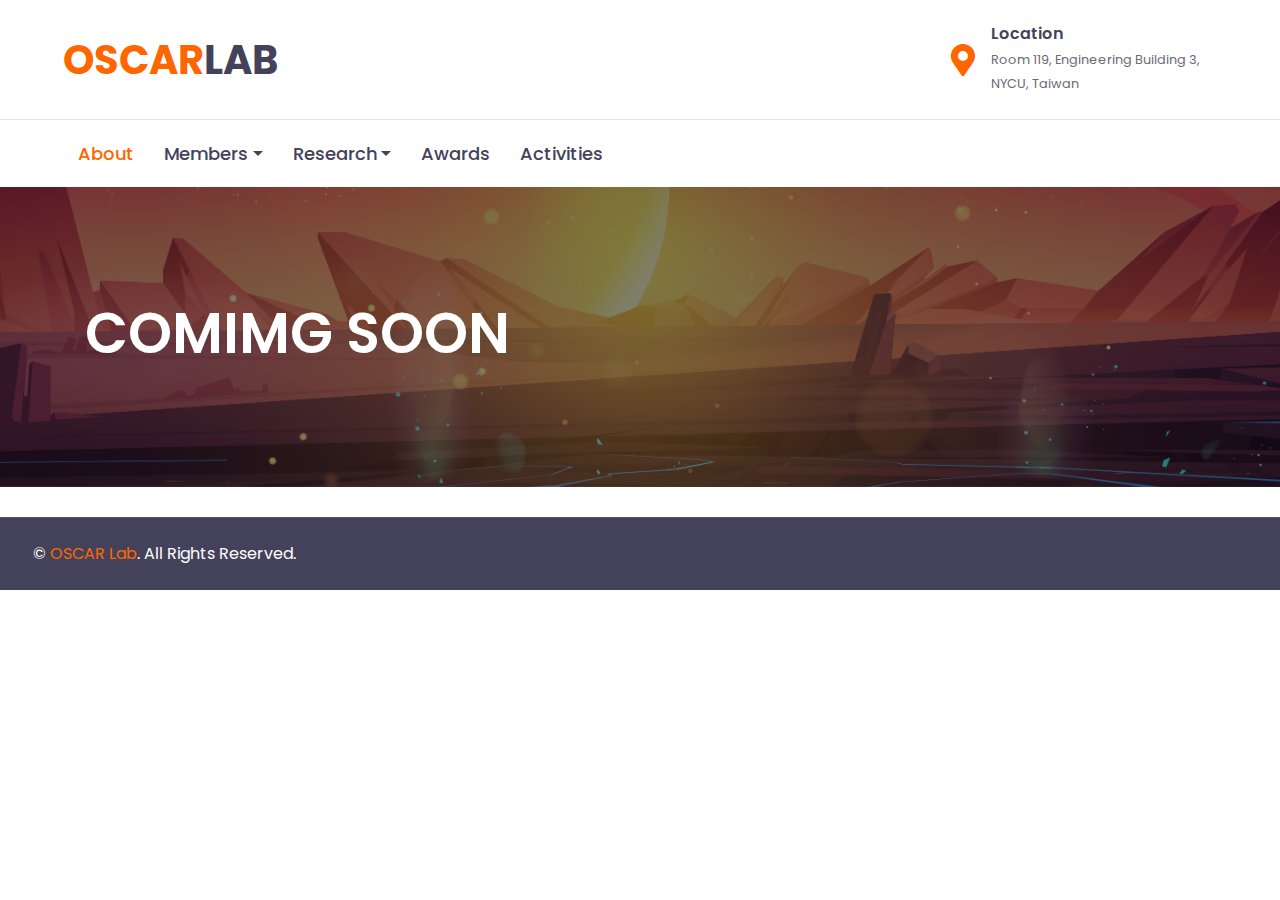
<file: activity.html>
<!DOCTYPE html>
<html lang="en">

<head>
    <meta charset="utf-8">
    <title>Oscar Lab - Activity</title>
    <meta content="width=device-width, initial-scale=1.0" name="viewport">
    <meta content="Free HTML Templates" name="keywords">
    <meta content="Free HTML Templates" name="description">

    <!-- Favicon -->
    <link href="img/nycu.ico" rel="icon">

    <!-- Google Web Fonts -->
    <link rel="preconnect" href="https://fonts.gstatic.com">
    <link href="https://fonts.googleapis.com/css2?family=Poppins:wght@400;500;600;700&display=swap" rel="stylesheet"> 

    <!-- Font Awesome -->
    <link href="https://cdnjs.cloudflare.com/ajax/libs/font-awesome/5.10.0/css/all.min.css" rel="stylesheet">

    <!-- Libraries Stylesheet -->
    <link href="lib/owlcarousel/assets/owl.carousel.min.css" rel="stylesheet">

    <!-- Customized Bootstrap Stylesheet -->
    <link href="css/style.css" rel="stylesheet">
</head>

<body>
    <!-- Topbar Start -->
    <div class="container-fluid d-none d-lg-block">
        <div class="row align-items-center py-4 px-xl-5">
            <div class="col-lg-5">
                <a href="index.html" class="text-decoration-none">
                    <h1 class="m-0"><span class="text-primary">OSCAR</span>LAB</h1>
                </a>
            </div>
            <div class="col-lg-3 text-right ml-auto">
                <div class="d-inline-flex align-items-center">
                    <i class="fa fa-2x fa-map-marker-alt text-primary mr-3"></i>
                    <div class="text-left">
                        <h6 class="font-weight-semi-bold mb-1">Location</h6>
                        <small>Room 119, Engineering Building 3, NYCU, Taiwan</small>
                    </div>
                </div>
            </div>
            <!-- <div class="col-lg-3 text-right">
                <div class="d-inline-flex align-items-center">
                    <i class="fa fa-2x fa-envelope text-primary mr-3"></i>
                    <div class="text-left">
                        <h6 class="font-weight-semi-bold mb-1">Email Us</h6>
                        <small>oscarlab2022@gmail.com</small>
                    </div>
                </div>
            </div> -->
        </div>
    </div>
    <!-- Topbar End -->


    <!-- Navbar Start -->
    <div class="container-fluid">
        <div class="row border-top px-xl-5">
            <div class="col-lg-9">
                <nav class="navbar navbar-expand-lg bg-light navbar-light py-3 py-lg-0 px-0">
                    <a href="" class="text-decoration-none d-block d-lg-none">
                        <h1 class="m-0"><span class="text-primary">OSCAR</span>LAB</h1>
                    </a>
                    <button type="button" class="navbar-toggler" data-toggle="collapse" data-target="#navbarCollapse">
                        <span class="navbar-toggler-icon"></span>
                    </button>
                    <div class="collapse navbar-collapse justify-content-between" id="navbarCollapse">
                        <div class="navbar-nav py-0">
                            <a href="index.html" class="nav-item nav-link active">About</a>
                            <div class="nav-item dropdown">
                                <a href="#" class="nav-link dropdown-toggle" data-toggle="dropdown">Members</a>
                                <div class="dropdown-menu rounded-0 m-0">
                                    <a href="members.html" class="dropdown-item">Current Members</a>
                                    <a href="alumi.html" class="dropdown-item">Alumni</a>
                                </div>
                            </div>
                            <div class="nav-item dropdown">
                                <a href="#" class="nav-link dropdown-toggle" data-toggle="dropdown">Research</a>
                                <div class="dropdown-menu rounded-0 m-0">
                                    <a href="topics.html" class="dropdown-item">Topics</a>
                                    <a href="publications.html" class="dropdown-item">Publications</a>
                                </div>
                            </div>
                            <a href="awards.html" class="nav-item nav-link">Awards</a>
                            <a href="activity.html" class="nav-item nav-link">Activities</a>
                        </div>
                    </div>
                </nav>
            </div>
        </div>
    </div>
    <!-- Navbar End -->


    <!-- Header Start -->
    <div class="container-fluid page-header" style="margin-bottom: 30px;">
        <div class="container">
            <div class="d-flex flex-column justify-content-center" style="min-height: 300px">
                <h3 class="display-4 text-white text-uppercase">COMIMG SOON</h3>
            </div>
        </div>
    </div>
    <!-- Header End -->

    <!-- Footer Start -->
    <div class="container-fluid bg-dark text-white border-top py-4 px-sm-3 px-md-5" style="border-color: rgba(256, 256, 256, .1) !important;">
        <div class="row">
            <div class="text-left">
                <p class="m-0 text-white">
                    &copy; <a href="#">OSCAR Lab</a>. 
                    All Rights Reserved. 
                    <!-- Designed by <a href="https://htmlcodex.com">HTML Codex</a> 
                            and <a href="https://www.freepik.com">Freepik</a>. -->
                </p>
            </div>
            <!--             
            <div class="col-lg-6 text-center text-md-right">
                <a class="btn btn-outline-light btn-square mr-2" href="#"><i class="fab fa-twitter"></i></a>
                <a class="btn btn-outline-light btn-square mr-2" href="#"><i class="fab fa-facebook-f"></i></a>
                <a class="btn btn-outline-light btn-square mr-2" href="#"><i class="fab fa-linkedin-in"></i></a>
                <a class="btn btn-outline-light btn-square" href="#"><i class="fab fa-instagram"></i></a>
            </div>
             -->
        </div>
    </div>
    <!-- Footer End -->


    <!-- Back to Top -->
    <a href="#" class="btn btn-lg btn-primary btn-lg-square back-to-top"><i class="fa fa-angle-double-up"></i></a>

    <!-- JavaScript Libraries -->
    <script src="https://code.jquery.com/jquery-3.4.1.min.js"></script>
    <script src="https://stackpath.bootstrapcdn.com/bootstrap/4.4.1/js/bootstrap.bundle.min.js"></script>
    <script src="lib/easing/easing.min.js"></script>
    <script src="lib/owlcarousel/owl.carousel.min.js"></script>

    <!-- Contact Javascript File -->
    <script src="mail/jqBootstrapValidation.min.js"></script>
    <script src="mail/contact.js"></script>

    <!-- Template Javascript -->
    <script src="js/main.js"></script>
</body>

</html>
</file>
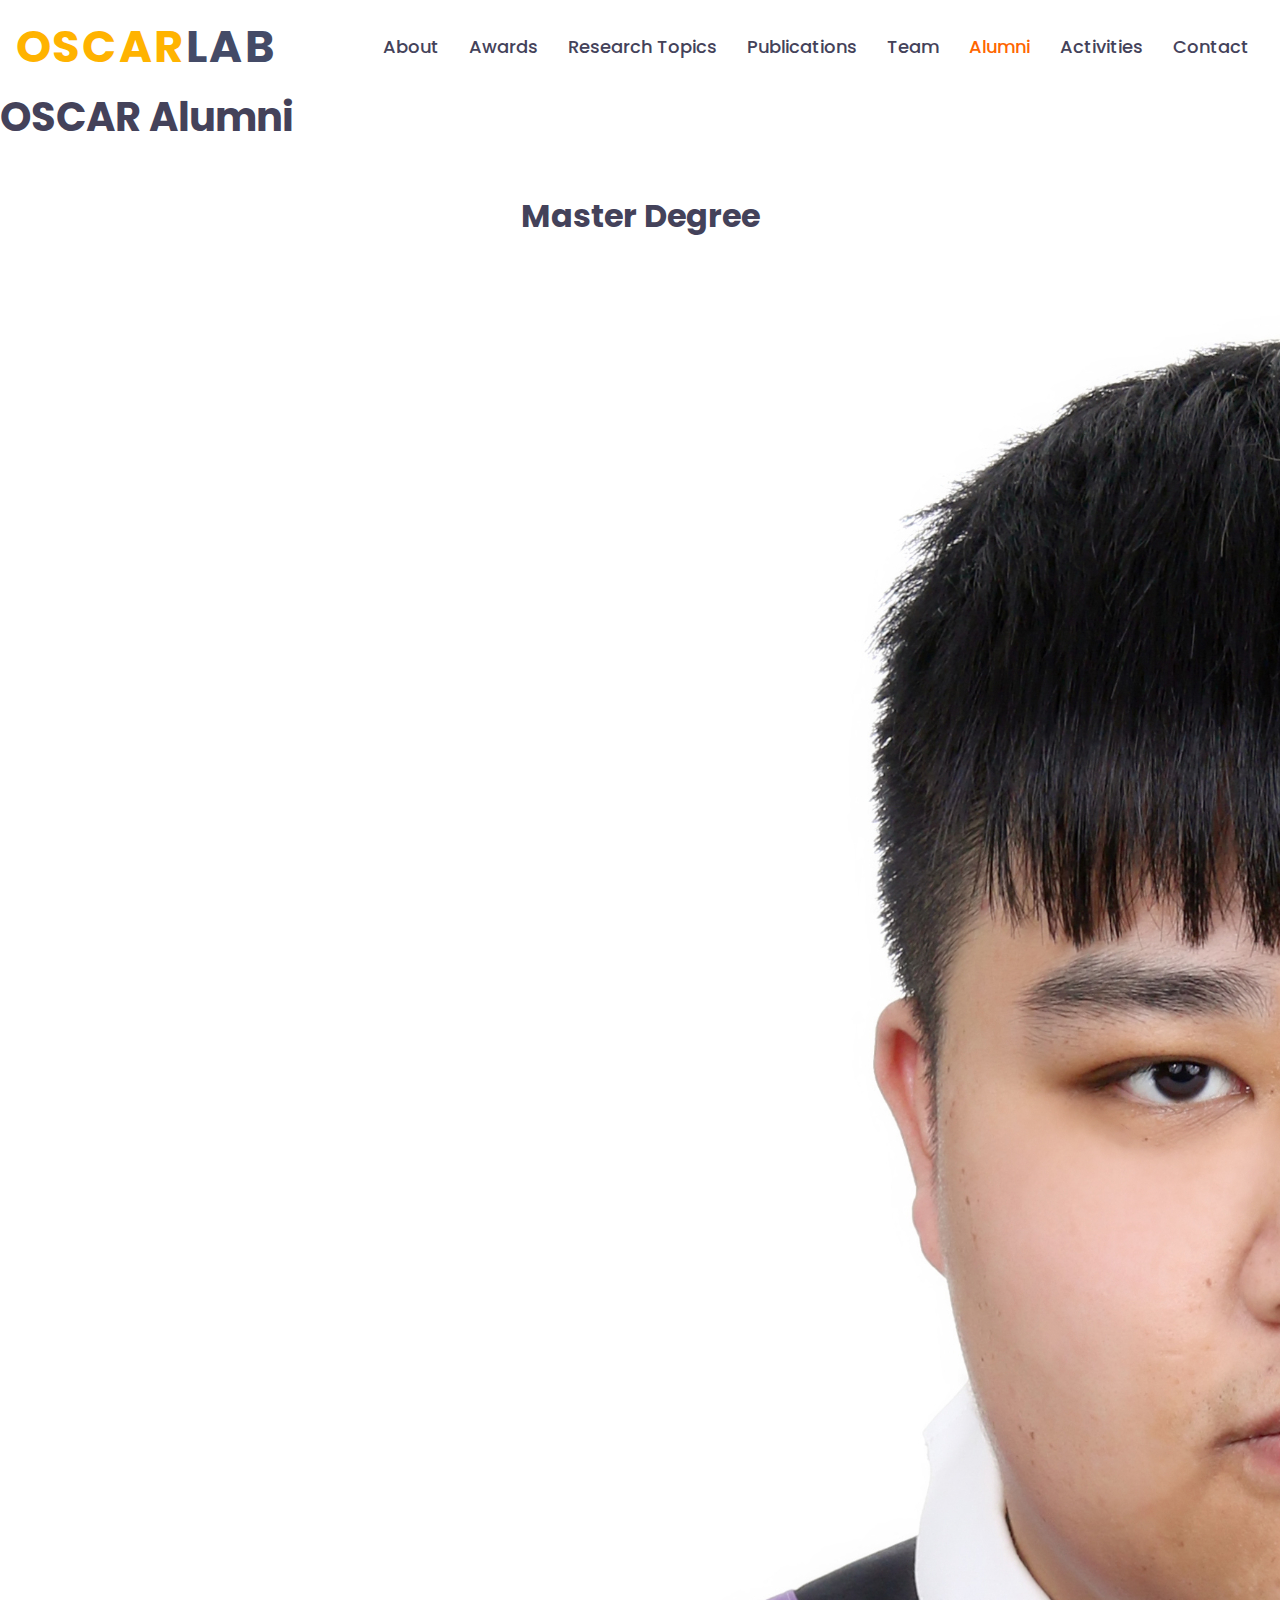
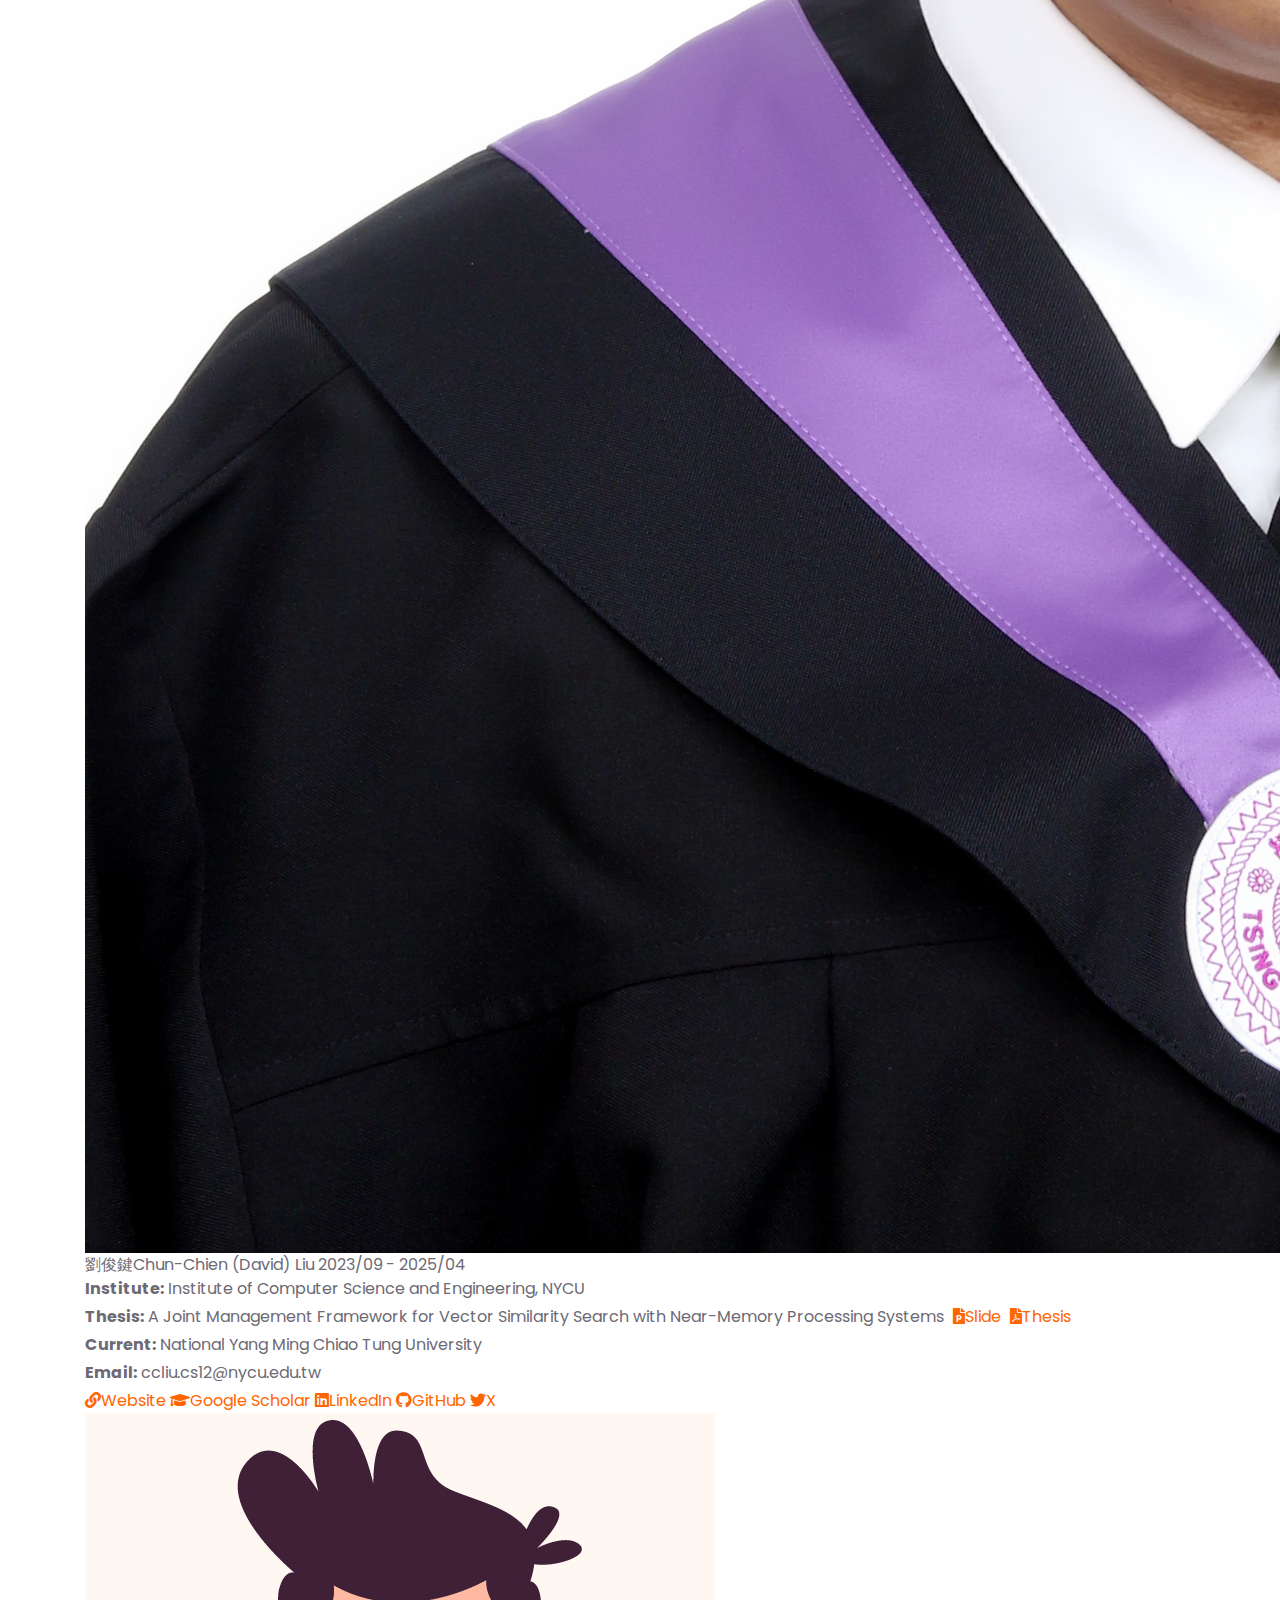
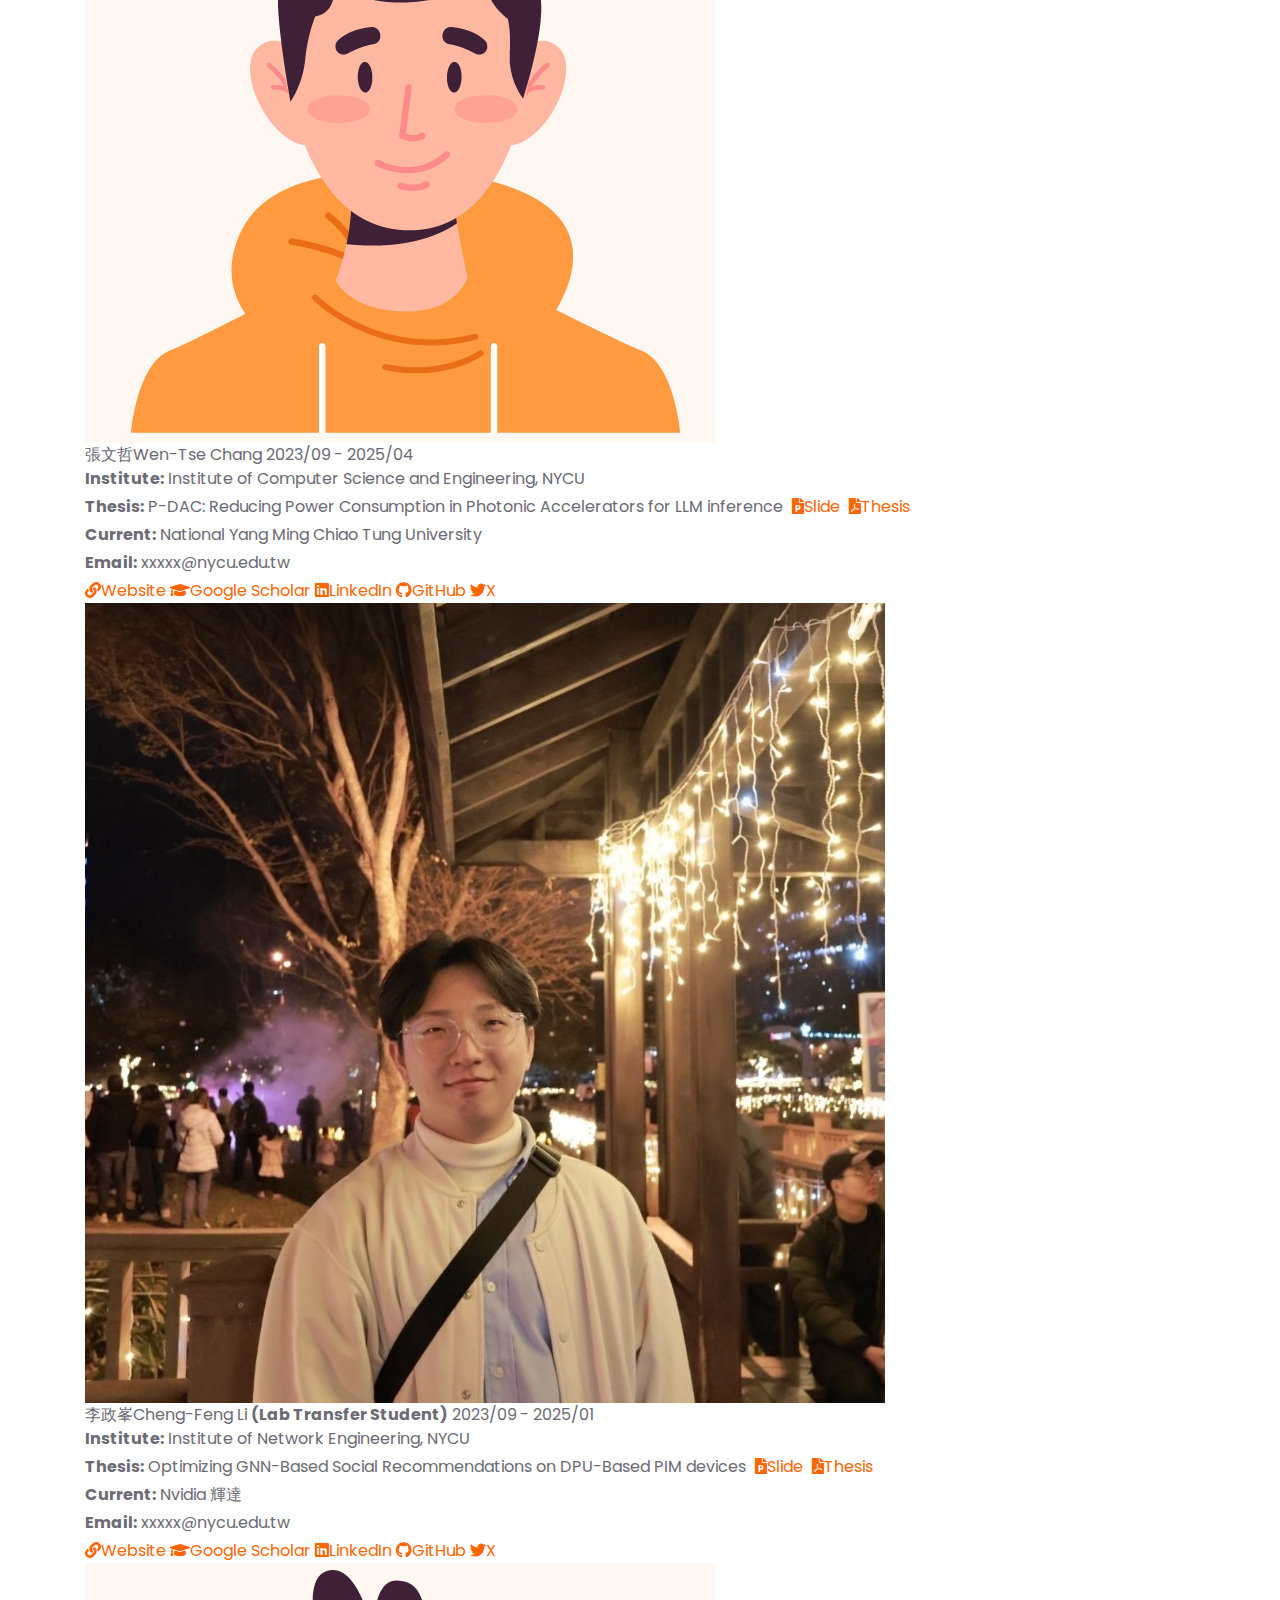
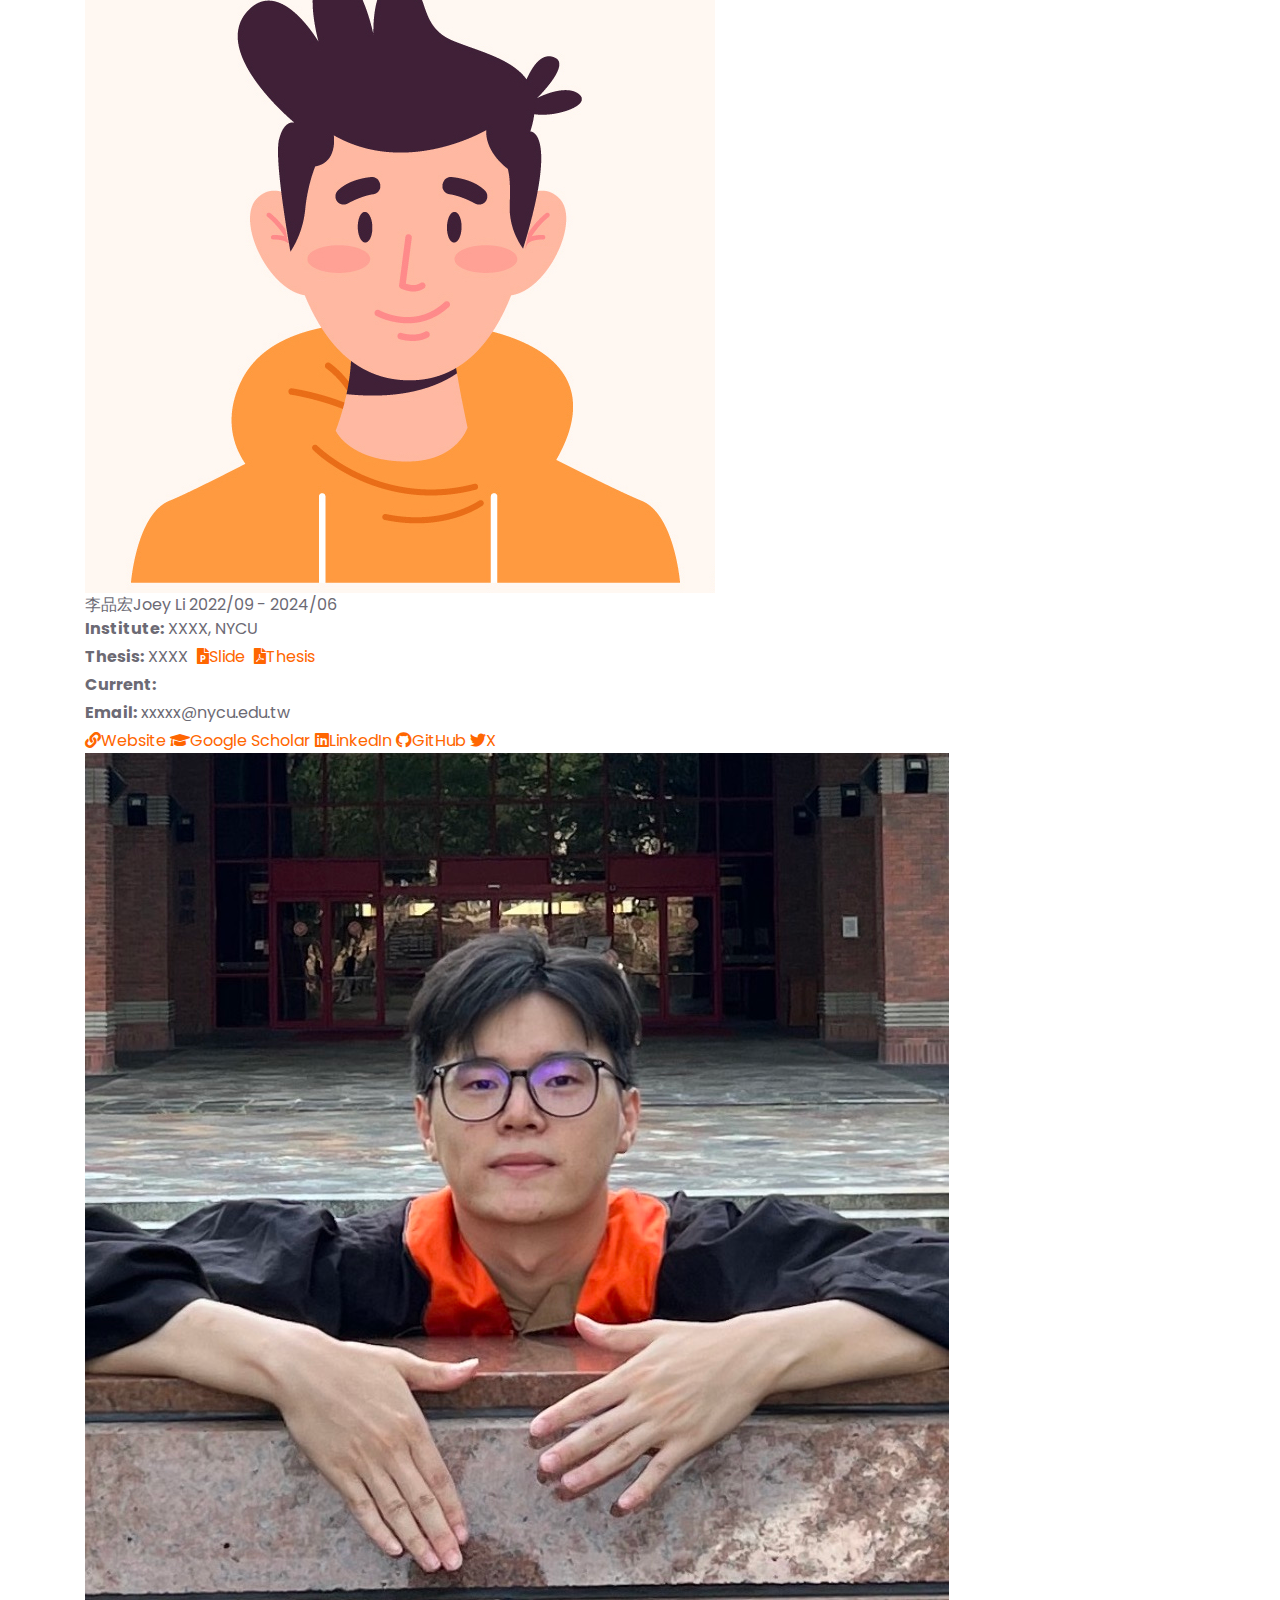
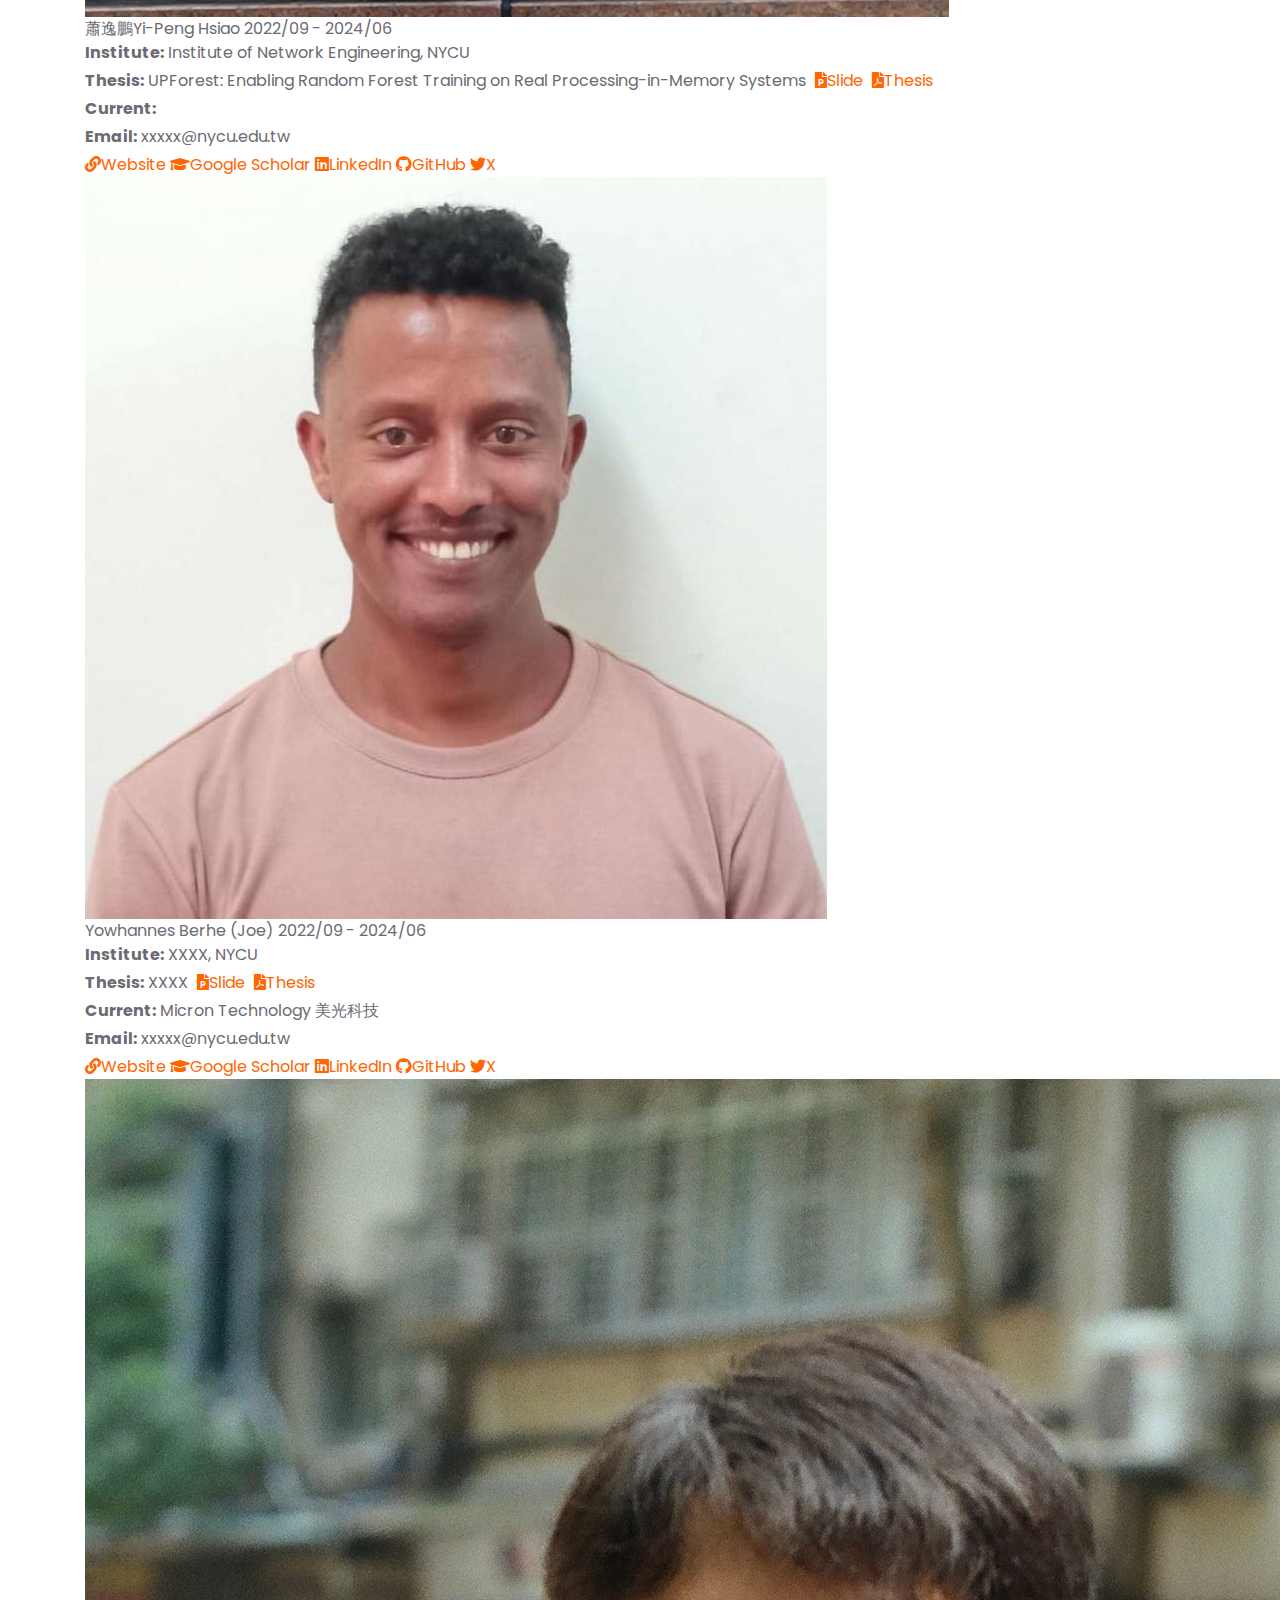
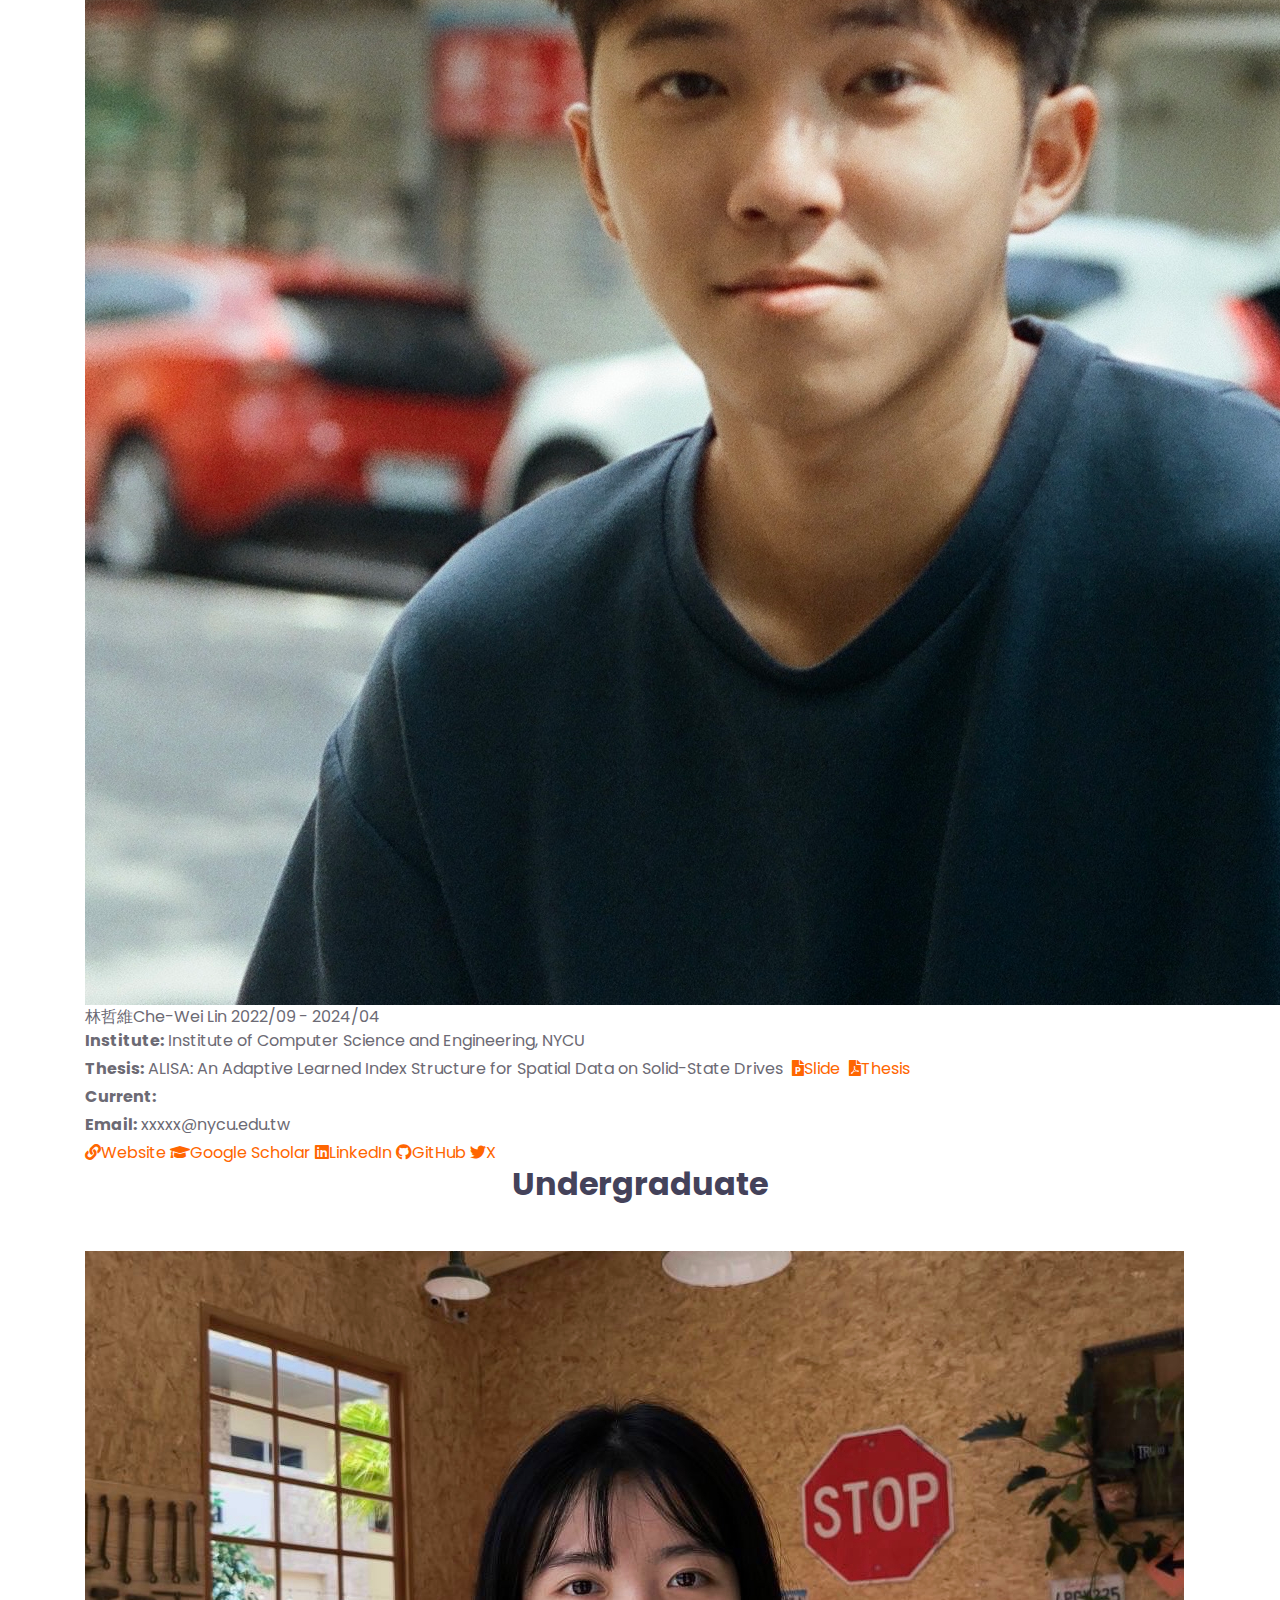
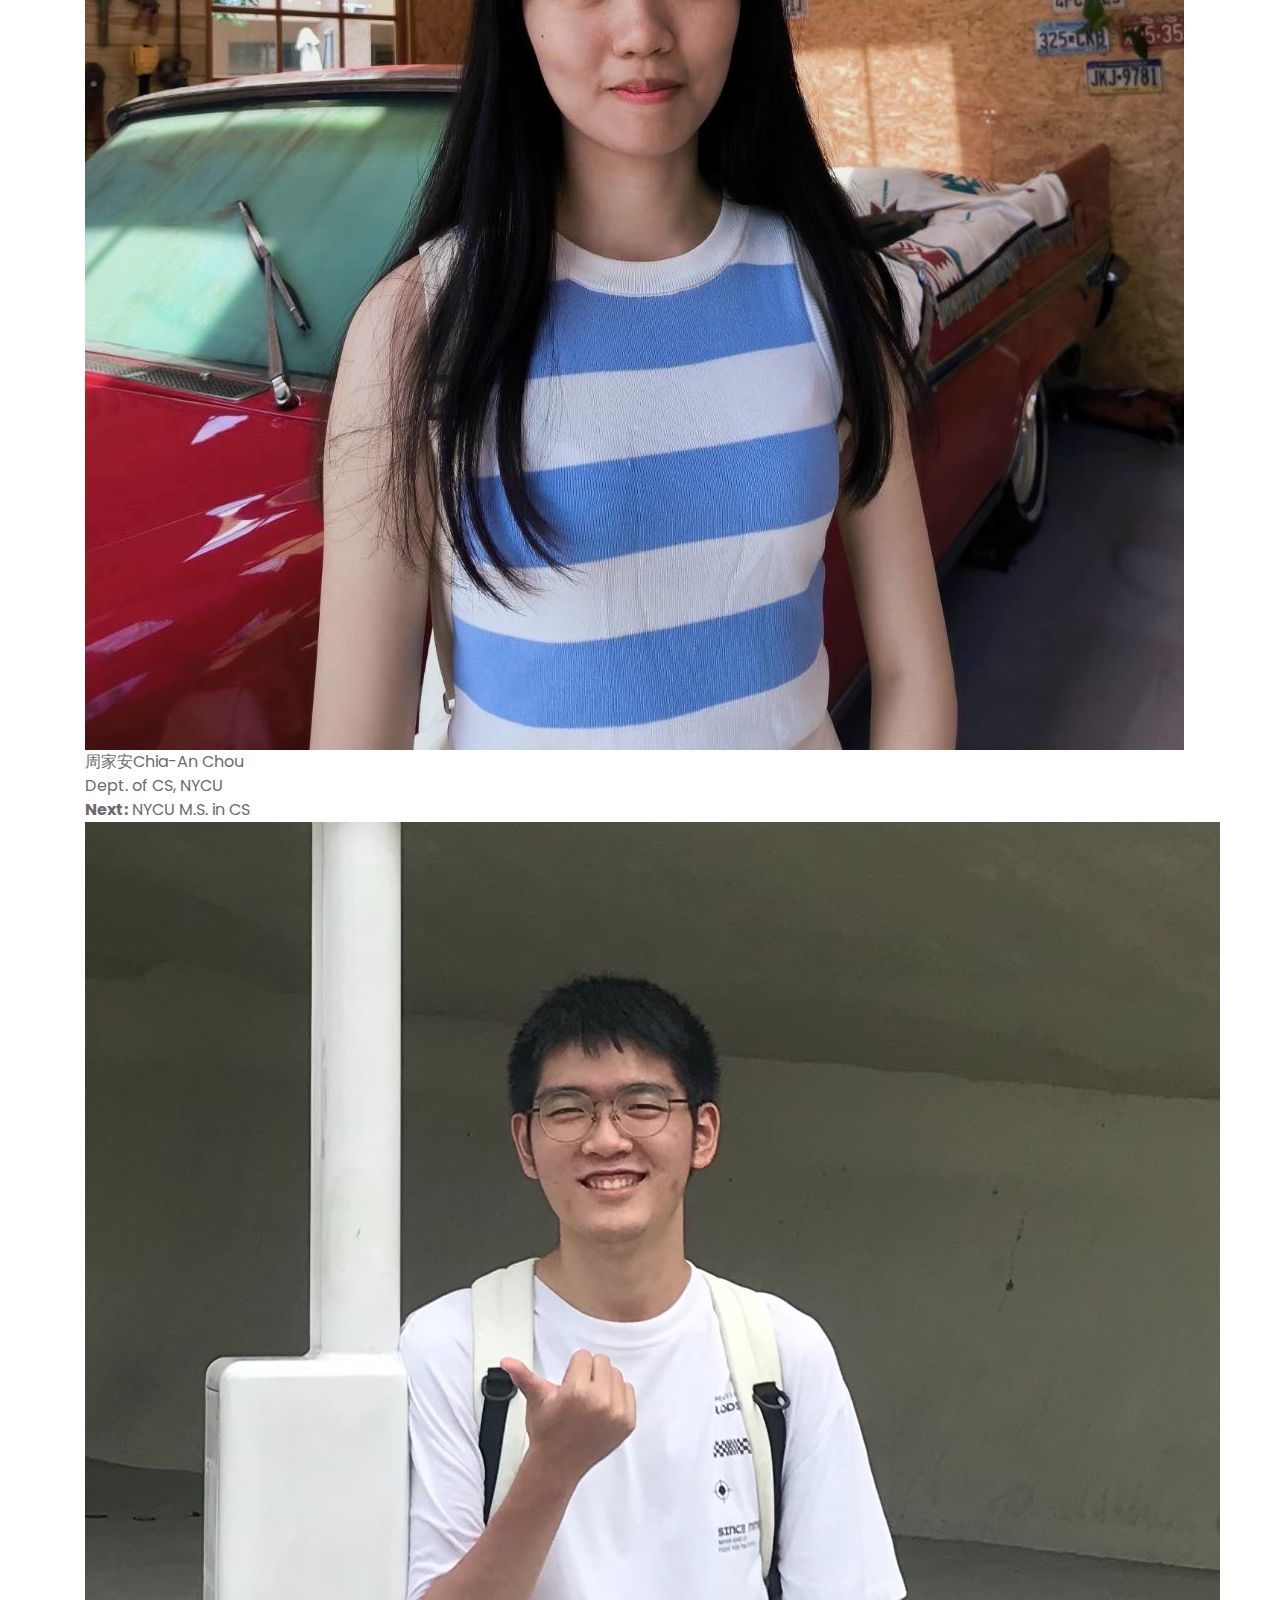
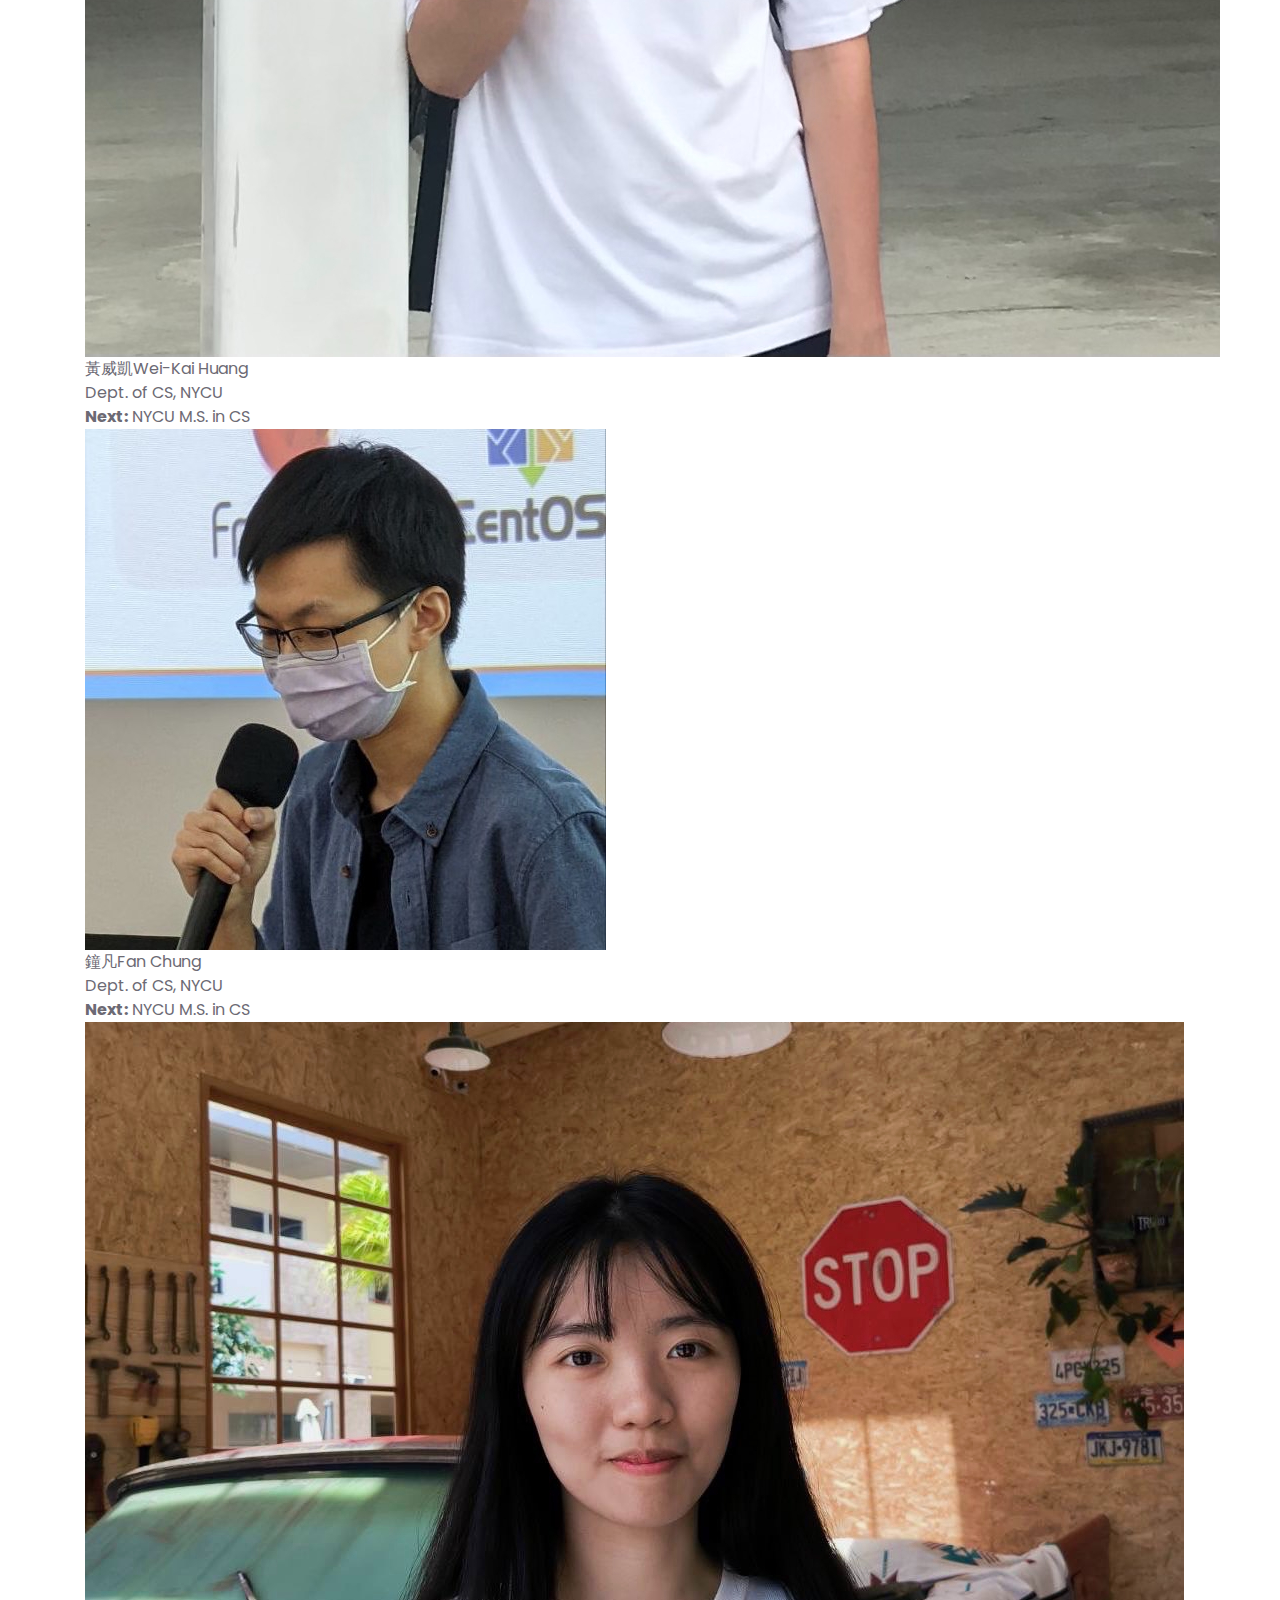
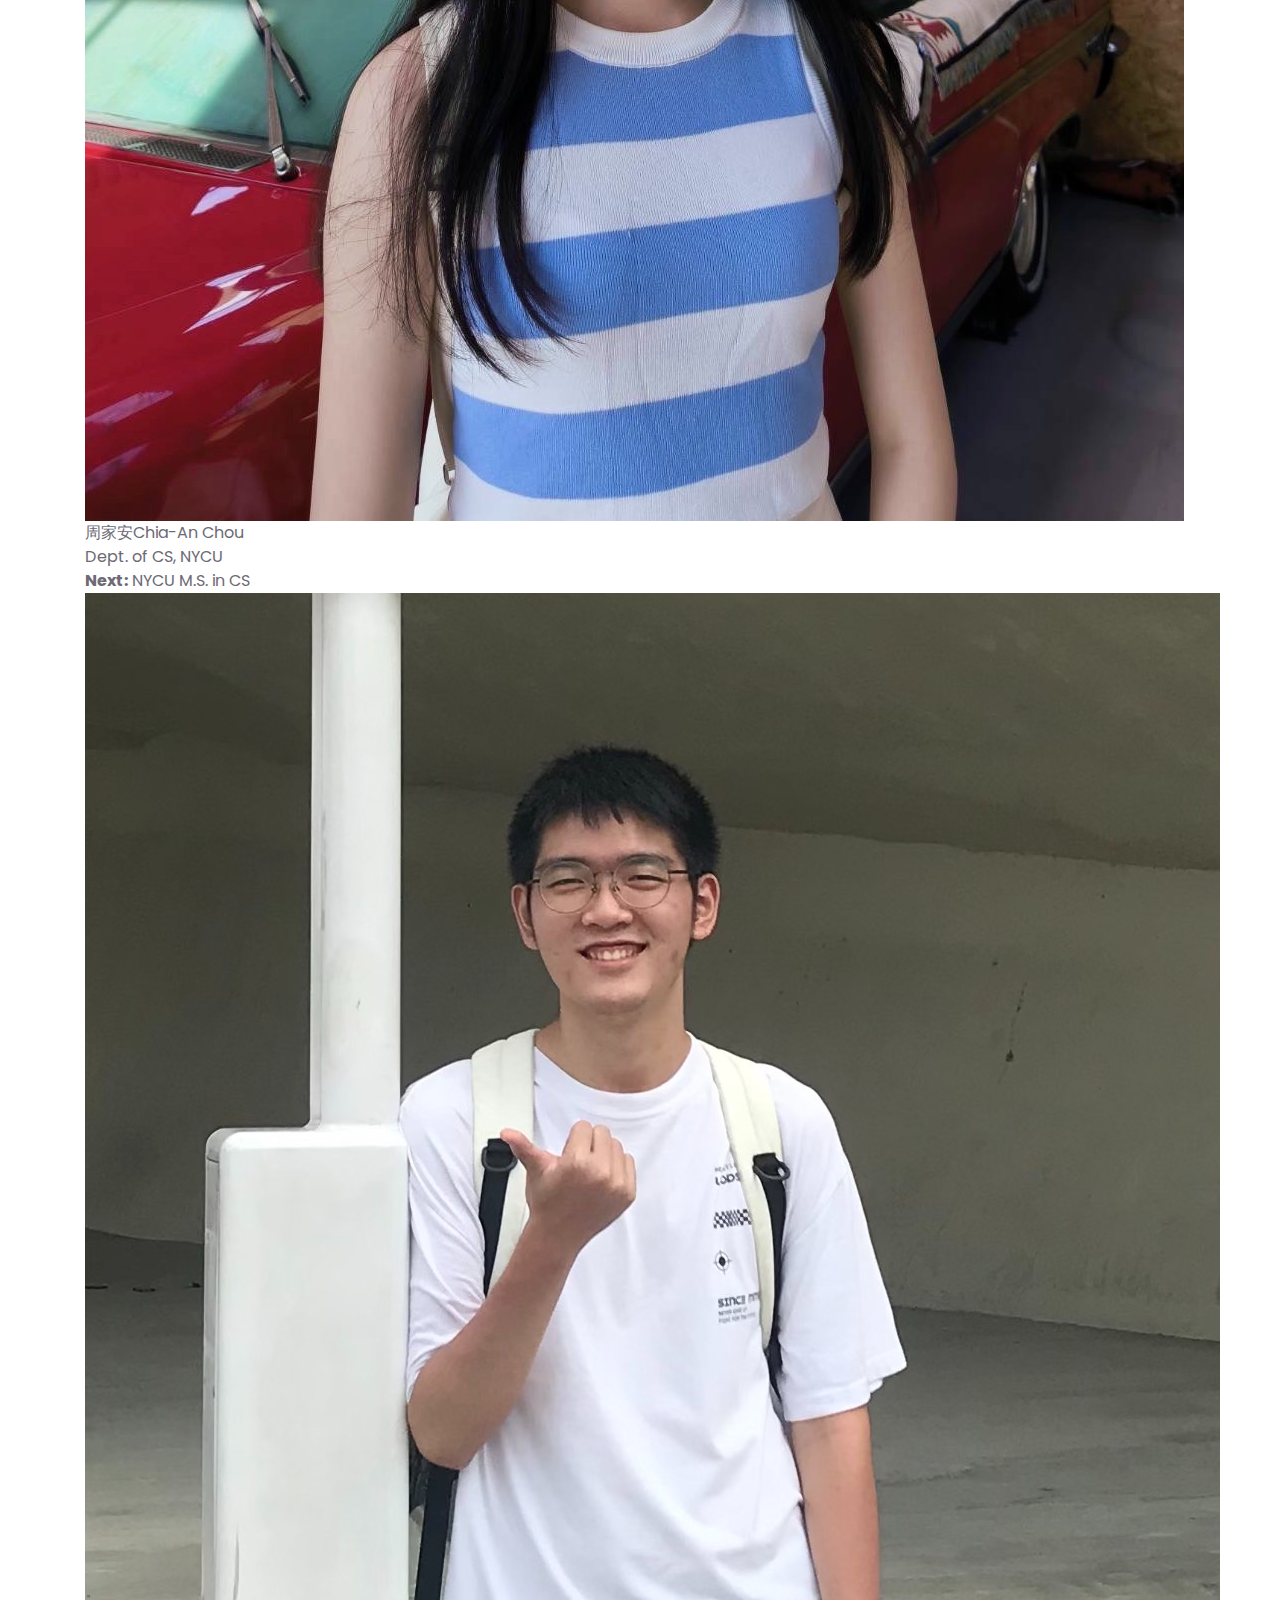
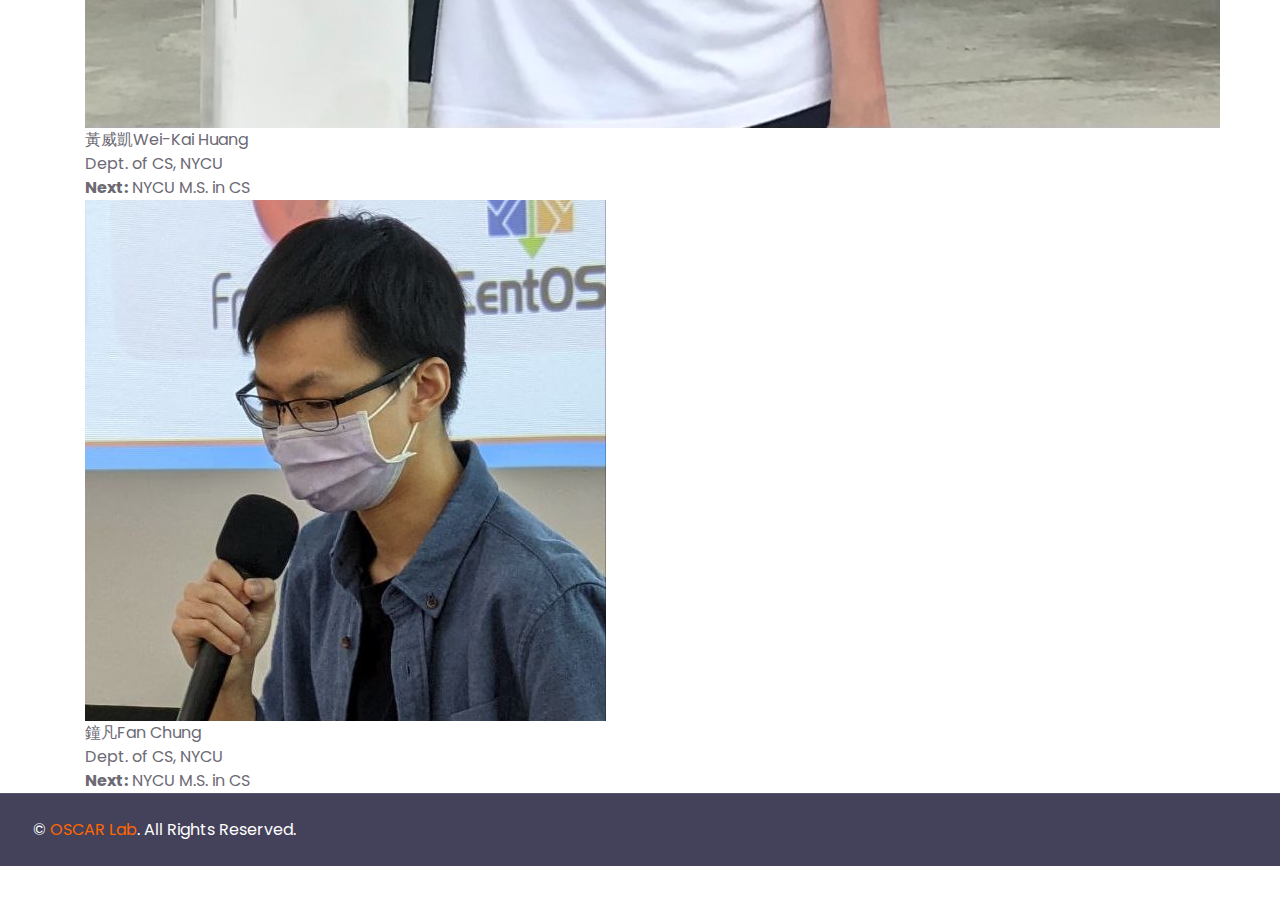
<file: alumi.html>
<!DOCTYPE html>
<html lang="en">

<head>
    <meta charset="utf-8">
    <title>Oscar Lab - Members</title>
    <meta content="width=device-width, initial-scale=1.0" name="viewport">
    <meta content="Free HTML Templates" name="keywords">
    <meta content="Free HTML Templates" name="description">

    <!-- Favicon -->
    <link href="img/nycu.ico" rel="icon">

    <!-- Google Web Fonts -->
    <link rel="preconnect" href="https://fonts.gstatic.com">
    <link href="https://fonts.googleapis.com/css2?family=Poppins:wght@400;500;600;700&display=swap" rel="stylesheet"> 

    <!-- Font Awesome -->
    <link href="https://cdnjs.cloudflare.com/ajax/libs/font-awesome/5.10.0/css/all.min.css" rel="stylesheet">

    <!-- Libraries Stylesheet -->
    <link href="lib/owlcarousel/assets/owl.carousel.min.css" rel="stylesheet">

    <!-- Customized Bootstrap Stylesheet -->
    <link href="css/style.css" rel="stylesheet">
</head>

<body>
    <!-- =========   Sticky Header   ========= -->
    <header id="main-header" class="sticky-top bg-white">
    <nav class="navbar navbar-expand-lg navbar-light bg-white sticky-top" style="box-shadow: none;">
        <div class="container-fluid px-0">
            <!-- LOGO -->
            <a class="navbar-brand pr-3" href="index.html" style="font-size:2.8rem;letter-spacing:0.05em;">
                <span style="font-weight:700;color:#ffb300;">OSCAR</span><span style="color:#444b67;font-weight:700;">LAB</span>
                </a>
            <!-- Hamburger Button -->
            <button class="navbar-toggler" type="button" data-toggle="collapse" data-target="#navbarCollapse"
                aria-controls="navbarCollapse" aria-expanded="false" aria-label="Toggle navigation">
                <span class="navbar-toggler-icon"></span>
            </button>
            <!-- Navigation Menu -->
            <div class="collapse navbar-collapse" id="navbarCollapse">
                <ul class="navbar-nav align-items-lg-center ml-auto">
                <li class="nav-item"><a href="index.html" class="nav-link">About</a></li>
                <li class="nav-item"><a href="awards.html" class="nav-link">Awards</a></li>
                <li class="nav-item"><a href="topics.html" class="nav-link">Research Topics</a></li>
                <li class="nav-item"><a href="publications.html" class="nav-link">Publications</a></li>
                <li class="nav-item"><a href="members.html" class="nav-link">Team</a></li>
                <li class="nav-item"><a href="alumi.html" class="nav-link active">Alumni</a></li>
                <li class="nav-item"><a href="activity.html" class="nav-link">Activities</a></li>
                <li class="nav-item"><a href="contact.html" class="nav-link">Contact</a></li>
                </ul>
            </div>
        </div>
    </nav>
    </header>
    <!-- ========= End Sticky Header ========= -->


    <!-- Header Start -->
    <section class="topic-banner">
        <div class="container-fluid px-0">
            <h1 class="lab-banner-title">
                OSCAR Alumni
            </h1>
        </div>
    </section>
    <!-- Header End -->




    <!-- M.S. Alumni Start -->
    <section class="alumni-section py-5">
    <div class="container alumni-list">
        <div class="text-center mb-5">
        <!-- <h5 class="text-primary text-uppercase mb-3" style="letter-spacing: 5px;">ALUMNI</h5> -->
            <h2 id="Master">Master Degree</h2>
        </div>

        <!-- Alumni Entry -->
        
        <!-- Alumni 7 -->
        <div class="alumni-entry">
            <div class="alumni-thumb">
                <img src="img/members/ChunChienLiu.jpg" alt="Chun-Chien Liu">
            </div>

            <div class="alumni-text">
                <!-- Alumni Name Block -->
                <div class="alumni-name">
                    劉俊鍵<span class="alumni-en">Chun-Chien (David) Liu</span>
                    <span class="alumni-duration">2023/09 - 2025/04</span>
                </div>
                <!-- <p class="mb-1"><strong>Duration:</strong> 2023/09 - 2025/04</p> -->
                <p class="mb-1"><strong>Institute:</strong> Institute of Computer Science and Engineering, NYCU</p>
                <p class="mb-1">
                    <strong>Thesis:</strong>
                    A Joint Management Framework for Vector Similarity Search with Near-Memory Processing Systems
                    <!-- Purple chip by default, just use alumni-chip -->
                    <a class="alumni-chip" href="thesis/Slide_ChunChienLiu.pdf" target="_blank" style="margin-left: 5px;">
                        <i class="fas fa-file-powerpoint"></i>Slide
                    </a>
                    <a class="alumni-chip" href="thesis/Thesis_ChunChienLiu.pdf" target="_blank" style="margin-left: 5px;">
                        <i class="fas fa-file-pdf"></i>Thesis
                    </a>
                </p>
                <p class="mb-1"><strong>Current:</strong> National Yang Ming Chiao Tung University</p>
                <p class="mb-1"><strong>Email:</strong> ccliu.cs12@nycu.edu.tw</p>
                <div class="alumni-tags">
                    <!-- Green chip: add .green to the end -->
                    <a class="alumni-chip green" href="https://xxxxx" target="_blank">
                        <i class="fas fa-link"></i>Website
                    </a>
                    <a class="alumni-chip green" href="https://scholar.google.com/citations?user=xxxx" target="_blank">
                        <i class="fas fa-graduation-cap"></i>Google Scholar
                    </a>
                    <a class="alumni-chip green" href="https://www.linkedin.com/in/chunchien" target="_blank">
                        <i class="fab fa-linkedin"></i>LinkedIn
                    </a>
                    <a class="alumni-chip green" href="https://xxxxxxxxxxxxxxxxxxxxxx" target="_blank">
                        <i class="fab fa-github"></i>GitHub
                    </a>
                    <a class="alumni-chip green" href="https://twitter.com/xxxxxxxxxxxxxxxxxxxx" target="_blank">
                        <i class="fab fa-twitter"></i>X
                    </a>
                </div>
            </div>
        </div>

        <!-- Alumni 6 -->
        <div class="alumni-entry">
            <div class="alumni-thumb">
                <img src="img/member-M.jpg" alt="Wen-Tse Chang">
            </div>

            <div class="alumni-text">
                <!-- Alumni Name Block -->
                <div class="alumni-name">
                    張文哲<span class="alumni-en">Wen-Tse Chang</span>
                    <span class="alumni-duration">2023/09 - 2025/04</span>
                </div>
                <!-- <p class="mb-1"><strong>Duration:</strong> 2023/09 - 2025/04</p> -->
                <p class="mb-1"><strong>Institute:</strong> Institute of Computer Science and Engineering, NYCU</p>
                <p class="mb-1">
                    <strong>Thesis:</strong>
                    P-DAC: Reducing Power Consumption in Photonic Accelerators for LLM inference
                    <!-- Purple chip by default, just use alumni-chip -->
                    <a class="alumni-chip" href="thesis/Slide_WenTseChang.pdf" target="_blank" style="margin-left: 5px;">
                        <i class="fas fa-file-powerpoint"></i>Slide
                    </a>
                    <a class="alumni-chip" href="thesis/Thesis_WenTseChang.pdf" target="_blank" style="margin-left: 5px;">
                        <i class="fas fa-file-pdf"></i>Thesis
                    </a>
                </p>
                <p class="mb-1"><strong>Current:</strong> National Yang Ming Chiao Tung University</p>
                <p class="mb-1"><strong>Email:</strong> xxxxx@nycu.edu.tw</p>
                <div class="alumni-tags">
                    <!-- Green chip: add .green to the end -->
                    <a class="alumni-chip green" href="https://xxxxx" target="_blank">
                        <i class="fas fa-link"></i>Website
                    </a>
                    <a class="alumni-chip green" href="https://scholar.google.com/citations?user=xxxx" target="_blank">
                        <i class="fas fa-graduation-cap"></i>Google Scholar
                    </a>
                    <a class="alumni-chip green" href="https://www.linkedin.com/in/xxx" target="_blank">
                        <i class="fab fa-linkedin"></i>LinkedIn
                    </a>
                    <a class="alumni-chip green" href="https://xxxxxxxxxxxxxxxxxxxxxx" target="_blank">
                        <i class="fab fa-github"></i>GitHub
                    </a>
                    <a class="alumni-chip green" href="https://twitter.com/xxxxxxxxxxxxxxxxxxxx" target="_blank">
                        <i class="fab fa-twitter"></i>X
                    </a>
                </div>
            </div>
        </div>
        

        <!-- Alumni 5 -->
        <div class="alumni-entry">
            <div class="alumni-thumb">
                <img src="img/members/ChengFengLi.jpg" alt="Cheng-Feng Li">
            </div>

            <div class="alumni-text">
                <!-- Alumni Name Block -->
                <div class="alumni-name">
                    李政峯<span class="alumni-en">Cheng-Feng Li</span>
                    <span class="alumni-duration"><strong>(Lab Transfer Student)</strong> 2023/09 - 2025/01</span>
                </div>
                <!-- <p class="mb-1"><strong>Duration:</strong> 2023/09 - 2025/04</p> -->
                <p class="mb-1"><strong>Institute:</strong> Institute of Network Engineering, NYCU</p>
                <p class="mb-1">
                    <strong>Thesis:</strong>
                    Optimizing GNN-Based Social Recommendations on DPU-Based PIM devices
                    <!-- Purple chip by default, just use alumni-chip -->
                    <a class="alumni-chip" href="thesis/Slide_ChengFengLi.pdf" target="_blank" style="margin-left: 5px;">
                        <i class="fas fa-file-powerpoint"></i>Slide
                    </a>
                    <a class="alumni-chip" href="thesis/Thesis_ChengFengLi.pdf" target="_blank" style="margin-left: 5px;">
                        <i class="fas fa-file-pdf"></i>Thesis
                    </a>
                </p>
                <p class="mb-1"><strong>Current:</strong> Nvidia 輝達</p>
                <p class="mb-1"><strong>Email:</strong> xxxxx@nycu.edu.tw</p>
                <div class="alumni-tags">
                    <!-- Green chip: add .green to the end -->
                    <a class="alumni-chip green" href="https://xxxxx" target="_blank">
                        <i class="fas fa-link"></i>Website
                    </a>
                    <a class="alumni-chip green" href="https://scholar.google.com/citations?user=xxxx" target="_blank">
                        <i class="fas fa-graduation-cap"></i>Google Scholar
                    </a>
                    <a class="alumni-chip green" href="https://www.linkedin.com/xxxxxxxxxxxxxxxxxxxxxxxxxxxxxxx" target="_blank">
                        <i class="fab fa-linkedin"></i>LinkedIn
                    </a>
                    <a class="alumni-chip green" href="https://xxxxxxxxxxxxxxxxxxxxxx" target="_blank">
                        <i class="fab fa-github"></i>GitHub
                    </a>
                    <a class="alumni-chip green" href="https://twitter.com/xxxxxxxxxxxxxxxxxxxx" target="_blank">
                        <i class="fab fa-twitter"></i>X
                    </a>
                </div>
            </div>
        </div>

        <!-- Alumni 4 -->
        <div class="alumni-entry">
            <div class="alumni-thumb">
                <img src="img/member-M.jpg" alt="Joey Li">
            </div>

            <div class="alumni-text">
                <!-- Alumni Name Block -->
                <div class="alumni-name">
                    李品宏<span class="alumni-en">Joey Li</span>
                    <span class="alumni-duration">2022/09 - 2024/06</span>
                </div>
                <!-- <p class="mb-1"><strong>Duration:</strong> 2023/09 - 2025/04</p> -->
                <p class="mb-1"><strong>Institute:</strong> XXXX, NYCU</p>
                <p class="mb-1">
                    <strong>Thesis:</strong>
                    XXXX
                    <!-- Purple chip by default, just use alumni-chip -->
                    <a class="alumni-chip" href="thesis/Slide_joey.pdf" target="_blank" style="margin-left: 5px;">
                        <i class="fas fa-file-powerpoint"></i>Slide
                    </a>
                    <a class="alumni-chip" href="thesis/Thesis_joey.pdf" target="_blank" style="margin-left: 5px;">
                        <i class="fas fa-file-pdf"></i>Thesis
                    </a>
                </p>
                <p class="mb-1"><strong>Current:</strong> </p>
                <p class="mb-1"><strong>Email:</strong> xxxxx@nycu.edu.tw</p>
                <div class="alumni-tags">
                    <!-- Green chip: add .green to the end -->
                    <a class="alumni-chip green" href="https://xxxxx" target="_blank">
                        <i class="fas fa-link"></i>Website
                    </a>
                    <a class="alumni-chip green" href="https://scholar.google.com/citations?user=xxxx" target="_blank">
                        <i class="fas fa-graduation-cap"></i>Google Scholar
                    </a>
                    <a class="alumni-chip green" href="https://www.linkedin.com/xxxxxxxxxxxxxxxxxxxxxxxxxxxxxxx" target="_blank">
                        <i class="fab fa-linkedin"></i>LinkedIn
                    </a>
                    <a class="alumni-chip green" href="https://xxxxxxxxxxxxxxxxxxxxxx" target="_blank">
                        <i class="fab fa-github"></i>GitHub
                    </a>
                    <a class="alumni-chip green" href="https://twitter.com/xxxxxxxxxxxxxxxxxxxx" target="_blank">
                        <i class="fab fa-twitter"></i>X
                    </a>
                </div>
            </div>
        </div>

        <!-- Alumni 3 -->
        <div class="alumni-entry">
            <div class="alumni-thumb">
                <img src="img/members/YiPengHsiao.jpg" alt="Yi-Peng Hsiao">
            </div>

            <div class="alumni-text">
                <!-- Alumni Name Block -->
                <div class="alumni-name">
                    蕭逸鵬<span class="alumni-en">Yi-Peng Hsiao</span>
                    <span class="alumni-duration">2022/09 - 2024/06</span>
                </div>
                <!-- <p class="mb-1"><strong>Duration:</strong> 2023/09 - 2025/04</p> -->
                <p class="mb-1"><strong>Institute:</strong> Institute of Network Engineering, NYCU</p>
                <p class="mb-1">
                    <strong>Thesis:</strong>
                    UPForest: Enabling Random Forest Training on Real Processing-in-Memory Systems
                    <!-- Purple chip by default, just use alumni-chip -->
                    <a class="alumni-chip" href="thesis/Slide_YiPengHsiao.pdf" target="_blank" style="margin-left: 5px;">
                        <i class="fas fa-file-powerpoint"></i>Slide
                    </a>
                    <a class="alumni-chip" href="thesis/Thesis_YiPengHsiao.pdf" target="_blank" style="margin-left: 5px;">
                        <i class="fas fa-file-pdf"></i>Thesis
                    </a>
                </p>
                <p class="mb-1"><strong>Current:</strong> </p>
                <p class="mb-1"><strong>Email:</strong> xxxxx@nycu.edu.tw</p>
                <div class="alumni-tags">
                    <!-- Green chip: add .green to the end -->
                    <a class="alumni-chip green" href="https://xxxxx" target="_blank">
                        <i class="fas fa-link"></i>Website
                    </a>
                    <a class="alumni-chip green" href="https://scholar.google.com/citations?user=xxxx" target="_blank">
                        <i class="fas fa-graduation-cap"></i>Google Scholar
                    </a>
                    <a class="alumni-chip green" href="https://www.linkedin.com/xxxxxxxxxxxxxxxxxxxxxxxxxxxxxxx" target="_blank">
                        <i class="fab fa-linkedin"></i>LinkedIn
                    </a>
                    <a class="alumni-chip green" href="https://xxxxxxxxxxxxxxxxxxxxxx" target="_blank">
                        <i class="fab fa-github"></i>GitHub
                    </a>
                    <a class="alumni-chip green" href="https://twitter.com/xxxxxxxxxxxxxxxxxxxx" target="_blank">
                        <i class="fab fa-twitter"></i>X
                    </a>
                </div>
            </div>
        </div>




        <!-- Alumni 2 -->
        <div class="alumni-entry">
            <div class="alumni-thumb">
                <img src="img/members/YowhannesBerhe.jpg" alt="Yowhannes Berhe">
            </div>

            <div class="alumni-text">
                <!-- Alumni Name Block -->
                <div class="alumni-name">
                    <span class="alumni-en">Yowhannes Berhe (Joe)</span>
                    <span class="alumni-duration">2022/09 - 2024/06</span>
                </div>
                <!-- <p class="mb-1"><strong>Duration:</strong> 2023/09 - 2025/04</p> -->
                <p class="mb-1"><strong>Institute:</strong> XXXX, NYCU</p>
                <p class="mb-1">
                    <strong>Thesis:</strong>
                    XXXX
                    <!-- Purple chip by default, just use alumni-chip -->
                    <a class="alumni-chip" href="thesis/Slide_YowhannesBerhe.pdf" target="_blank" style="margin-left: 5px;">
                        <i class="fas fa-file-powerpoint"></i>Slide
                    </a>
                    <a class="alumni-chip" href="thesis/Thesis_YowhannesBerhe.pdf" target="_blank" style="margin-left: 5px;">
                        <i class="fas fa-file-pdf"></i>Thesis
                    </a>
                </p>
                <p class="mb-1"><strong>Current:</strong> Micron Technology 美光科技</p>
                <p class="mb-1"><strong>Email:</strong> xxxxx@nycu.edu.tw</p>
                <div class="alumni-tags">
                    <!-- Green chip: add .green to the end -->
                    <a class="alumni-chip green" href="https://xxxxx" target="_blank">
                        <i class="fas fa-link"></i>Website
                    </a>
                    <a class="alumni-chip green" href="https://scholar.google.com/citations?user=xxxx" target="_blank">
                        <i class="fas fa-graduation-cap"></i>Google Scholar
                    </a>
                    <a class="alumni-chip green" href="https://www.linkedin.com/in/yowhannes-berhe-71b14712a/" target="_blank">
                        <i class="fab fa-linkedin"></i>LinkedIn
                    </a>
                    <a class="alumni-chip green" href="https://xxxxxxxxxxxxxxxxxxxxxx" target="_blank">
                        <i class="fab fa-github"></i>GitHub
                    </a>
                    <a class="alumni-chip green" href="https://twitter.com/xxxxxxxxxxxxxxxxxxxx" target="_blank">
                        <i class="fab fa-twitter"></i>X
                    </a>
                </div>
            </div>
        </div>


        <!-- Alumni 1 -->
        <div class="alumni-entry">
            <div class="alumni-thumb">
                <img src="img/members/CheWeiLin.jpg" alt="Che-Wei Lin">
            </div>

            <div class="alumni-text">
                <!-- Alumni Name Block -->
                <div class="alumni-name">
                    林哲維<span class="alumni-en">Che-Wei Lin</span>
                    <span class="alumni-duration">2022/09 - 2024/04</span>
                </div>
                <!-- <p class="mb-1"><strong>Duration:</strong> 2023/09 - 2025/04</p> -->
                <p class="mb-1"><strong>Institute:</strong> Institute of Computer Science and Engineering, NYCU</p>
                <p class="mb-1">
                    <strong>Thesis:</strong>
                    ALISA: An Adaptive Learned Index Structure for Spatial Data on Solid-State Drives
                    <!-- Purple chip by default, just use alumni-chip -->
                    <a class="alumni-chip" href="thesis/Slide_CheWeiLin.pdf" target="_blank" style="margin-left: 5px;">
                        <i class="fas fa-file-powerpoint"></i>Slide
                    </a>
                    <a class="alumni-chip" href="thesis/Thesis_CheWeiLin.pdf" target="_blank" style="margin-left: 5px;">
                        <i class="fas fa-file-pdf"></i>Thesis
                    </a>
                </p>
                <p class="mb-1"><strong>Current:</strong> </p>
                <p class="mb-1"><strong>Email:</strong> xxxxx@nycu.edu.tw</p>
                <div class="alumni-tags">
                    <!-- Green chip: add .green to the end -->
                    <a class="alumni-chip green" href="https://xxxxx" target="_blank">
                        <i class="fas fa-link"></i>Website
                    </a>
                    <a class="alumni-chip green" href="https://scholar.google.com/citations?user=xxxx" target="_blank">
                        <i class="fas fa-graduation-cap"></i>Google Scholar
                    </a>
                    <a class="alumni-chip green" href="https://www.linkedin.com/xxxxxxxxxxxxxxxxxxxxxxxxxxx" target="_blank">
                        <i class="fab fa-linkedin"></i>LinkedIn
                    </a>
                    <a class="alumni-chip green" href="https://xxxxxxxxxxxxxxxxxxxxxx" target="_blank">
                        <i class="fab fa-github"></i>GitHub
                    </a>
                    <a class="alumni-chip green" href="https://twitter.com/xxxxxxxxxxxxxxxxxxxx" target="_blank">
                        <i class="fab fa-twitter"></i>X
                    </a>
                </div>
            </div>
        </div>
    </div>
    <!-- Master Alumni End -->

    <!-- ==== Undergraduate Alumni Start ==== -->
    <section class="ug-section">
    <div class="container">
        <div class="text-center mb-5">
            <h2 id="Undergraduate">Undergraduate</h2>
        </div>

        <div class="ug-list">
            <!-- UG Alumni 3 -->
            <div class="ug-entry">
                <div class="ug-thumb">
                    <img src="img/members/ChiaAnChou.jpg" alt="Wei-Kai Huang">
                </div>
                <div class="ug-name">
                    周家安<span class="ug-en">Chia-An Chou</span>
                </div>
                <div class="ug-info">
                    Dept. of CS, NYCU
                </div>
                <div class="ug-nextjob">
                    <strong>Next:</strong> NYCU M.S. in CS
                </div>
            </div>

            <!-- UG Alumni 2 -->
            <div class="ug-entry">
                <div class="ug-thumb">
                    <img src="img/members/WeiKaiHuang.jpg" alt="Wei-Kai Huang">
                </div>
                <div class="ug-name">
                    黃威凱<span class="ug-en">Wei-Kai Huang</span>
                </div>
                <div class="ug-info">
                    Dept. of CS, NYCU
                </div>
                <div class="ug-nextjob">
                    <strong>Next:</strong> NYCU M.S. in CS
                </div>
            </div>

            <!-- UG Alumni 1 -->
            <div class="ug-entry">
                <div class="ug-thumb">
                    <img src="img/members/FanChung.jpg" alt="Fan Chung">
                </div>
                <div class="ug-name">
                    鐘凡<span class="ug-en">Fan Chung</span>
                </div>
                <div class="ug-info">
                    Dept. of CS, NYCU
                </div>
                <div class="ug-nextjob">
                    <strong>Next:</strong> NYCU M.S. in CS
                </div>
            </div>
            
            <!-- UG Alumni 3 -->
            <div class="ug-entry">
                <div class="ug-thumb">
                    <img src="img/members/ChiaAnChou.jpg" alt="Wei-Kai Huang">
                </div>
                <div class="ug-name">
                    周家安<span class="ug-en">Chia-An Chou</span>
                </div>
                <div class="ug-info">
                    Dept. of CS, NYCU
                </div>
                <div class="ug-nextjob">
                    <strong>Next:</strong> NYCU M.S. in CS
                </div>
            </div>

            <!-- UG Alumni 2 -->
            <div class="ug-entry">
                <div class="ug-thumb">
                    <img src="img/members/WeiKaiHuang.jpg" alt="Wei-Kai Huang">
                </div>
                <div class="ug-name">
                    黃威凱<span class="ug-en">Wei-Kai Huang</span>
                </div>
                <div class="ug-info">
                    Dept. of CS, NYCU
                </div>
                <div class="ug-nextjob">
                    <strong>Next:</strong> NYCU M.S. in CS
                </div>
            </div>

            <!-- UG Alumni 1 -->
            <div class="ug-entry">
                <div class="ug-thumb">
                    <img src="img/members/FanChung.jpg" alt="Fan Chung">
                </div>
                <div class="ug-name">
                    鐘凡<span class="ug-en">Fan Chung</span>
                </div>
                <div class="ug-info">
                    Dept. of CS, NYCU
                </div>
                <div class="ug-nextjob">
                    <strong>Next:</strong> NYCU M.S. in CS
                </div>
            </div>

            <!-- ...MoreUG... -->
        </div>
    </div>
    </section>
    <!-- ==== Undergraduate Alumni End ==== -->


    <!-- Footer Start -->
    <div class="container-fluid bg-dark text-white border-top py-4 px-sm-3 px-md-5" style="border-color: rgba(256, 256, 256, .1) !important;">
        <div class="row">
            <div class="text-left">
                <p class="m-0 text-white">
                    &copy; <a href="#">OSCAR Lab</a>. 
                    All Rights Reserved. 
                    <!-- Designed by <a href="https://htmlcodex.com">HTML Codex</a> 
                            and <a href="https://www.freepik.com">Freepik</a>. -->
                </p>
            </div>
            <!--             
            <div class="col-lg-6 text-center text-md-right">
                <a class="btn btn-outline-light btn-square mr-2" href="#"><i class="fab fa-twitter"></i></a>
                <a class="btn btn-outline-light btn-square mr-2" href="#"><i class="fab fa-facebook-f"></i></a>
                <a class="btn btn-outline-light btn-square mr-2" href="#"><i class="fab fa-linkedin-in"></i></a>
                <a class="btn btn-outline-light btn-square" href="#"><i class="fab fa-instagram"></i></a>
            </div>
            -->
        </div>
    </div>
    <!-- Footer End -->

    <!-- Back to Top -->
    <a href="#" class="btn btn-lg btn-primary btn-lg-square back-to-top"><i class="fa fa-angle-double-up"></i></a>


    <!-- JavaScript Libraries -->
    <script src="https://code.jquery.com/jquery-3.4.1.min.js"></script>
    <script src="https://stackpath.bootstrapcdn.com/bootstrap/4.4.1/js/bootstrap.bundle.min.js"></script>
    <script src="lib/easing/easing.min.js"></script>
    <script src="lib/owlcarousel/owl.carousel.min.js"></script>

    <!-- Contact Javascript File -->
    <script src="mail/jqBootstrapValidation.min.js"></script>
    <script src="mail/contact.js"></script>

    <!-- Template Javascript -->
    <script src="js/main.js"></script>
</body>

</html>
</file>
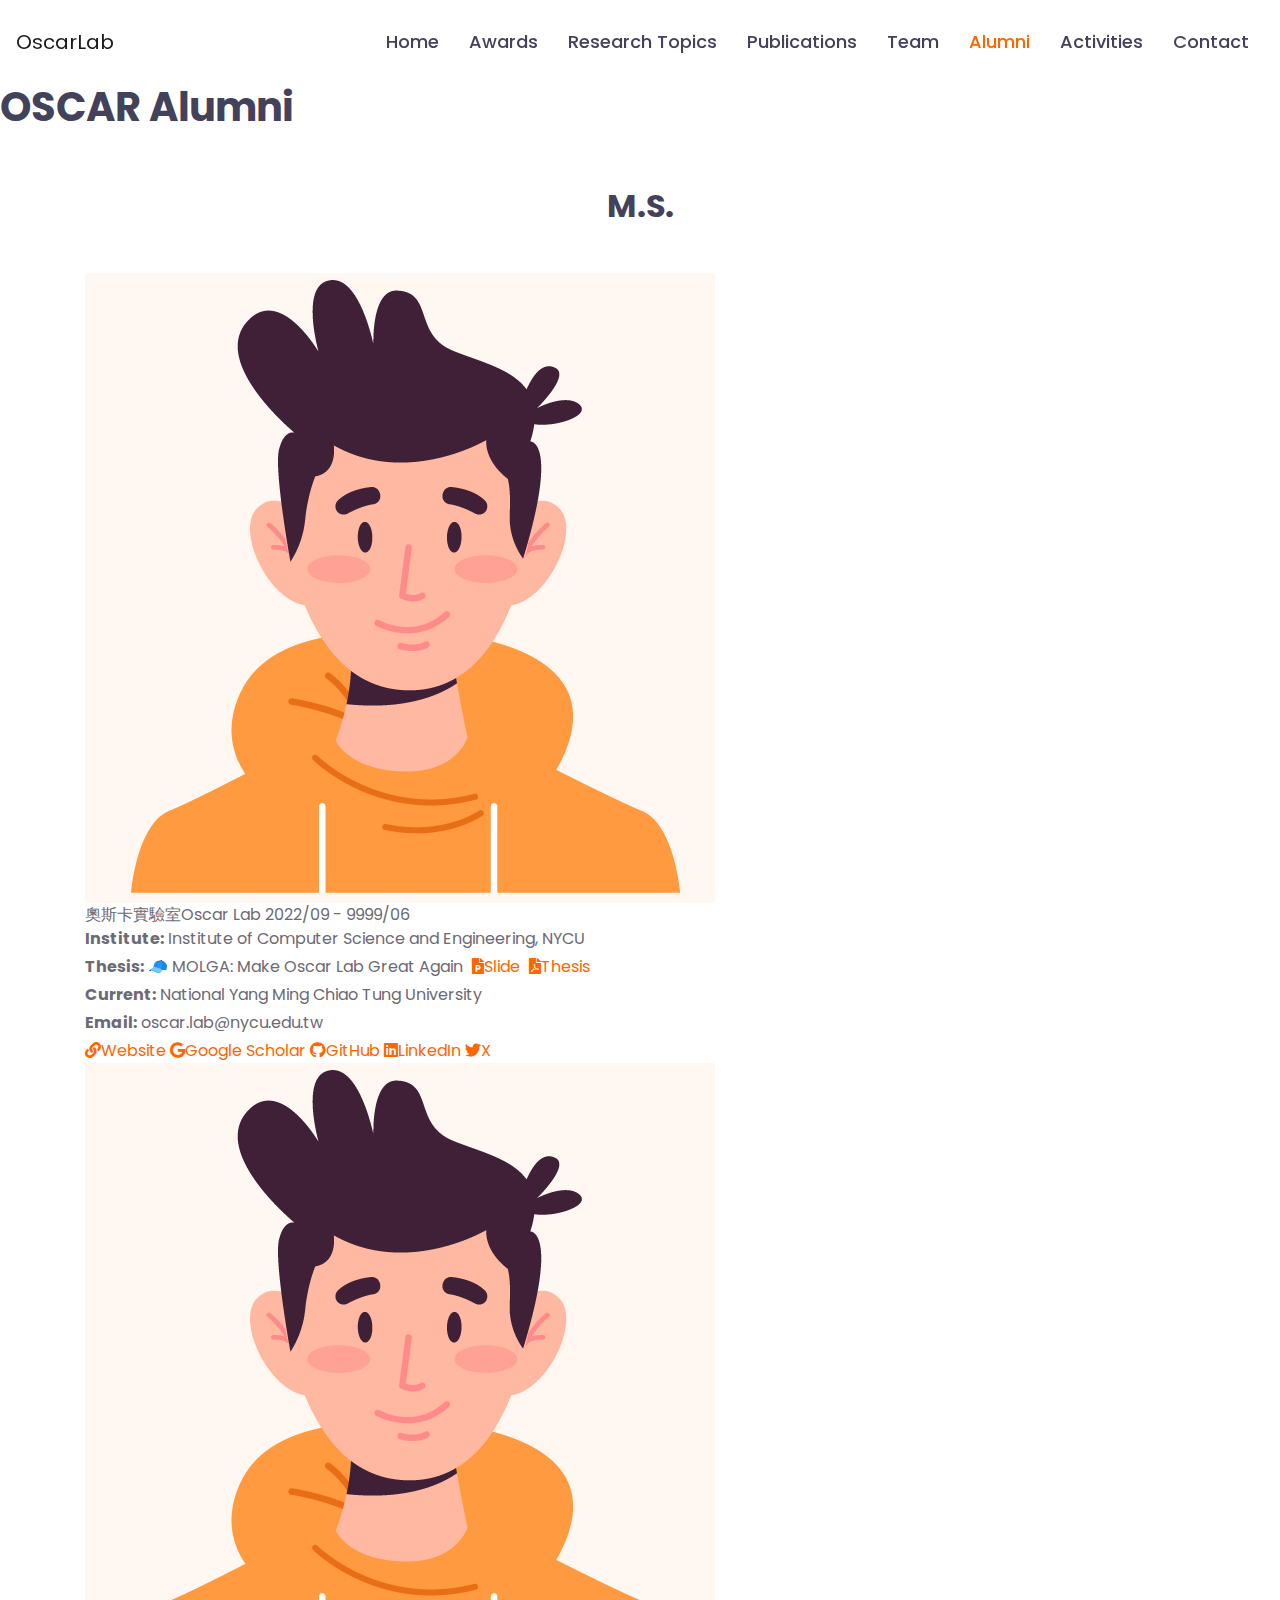
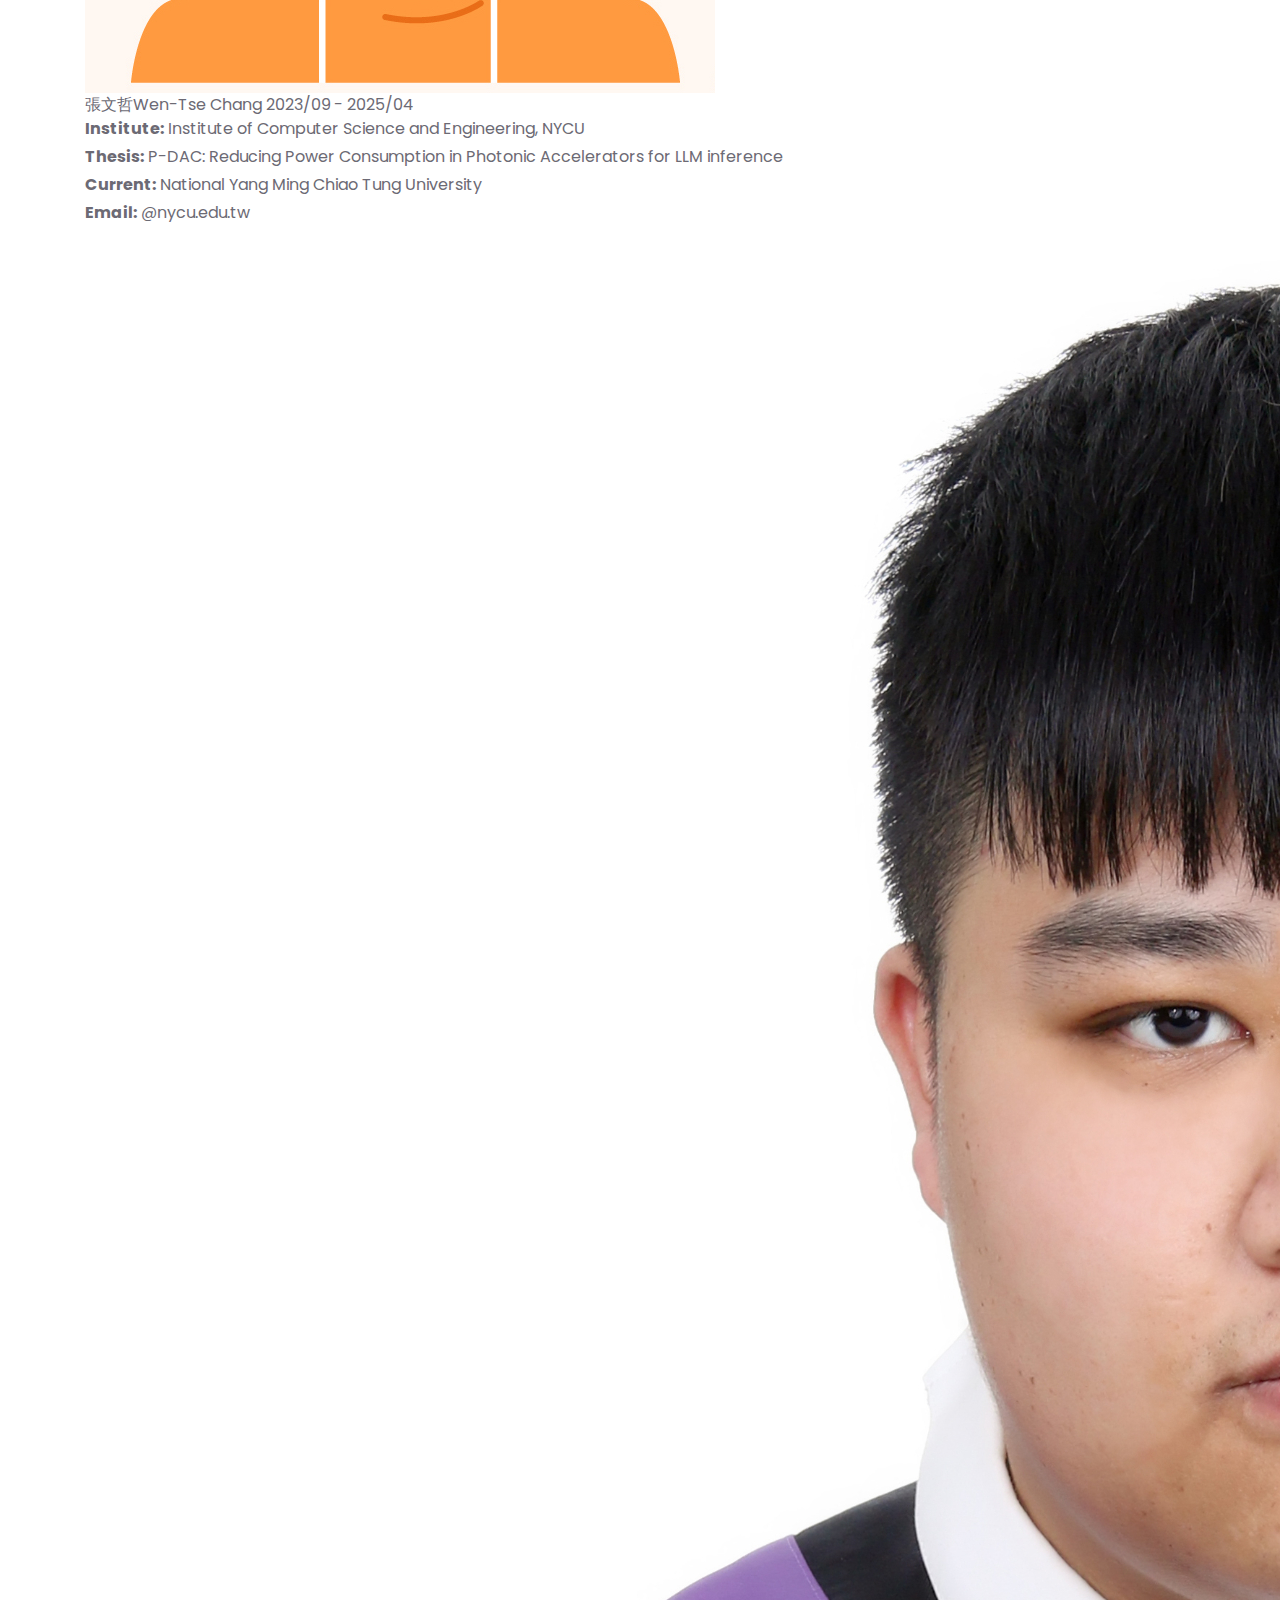
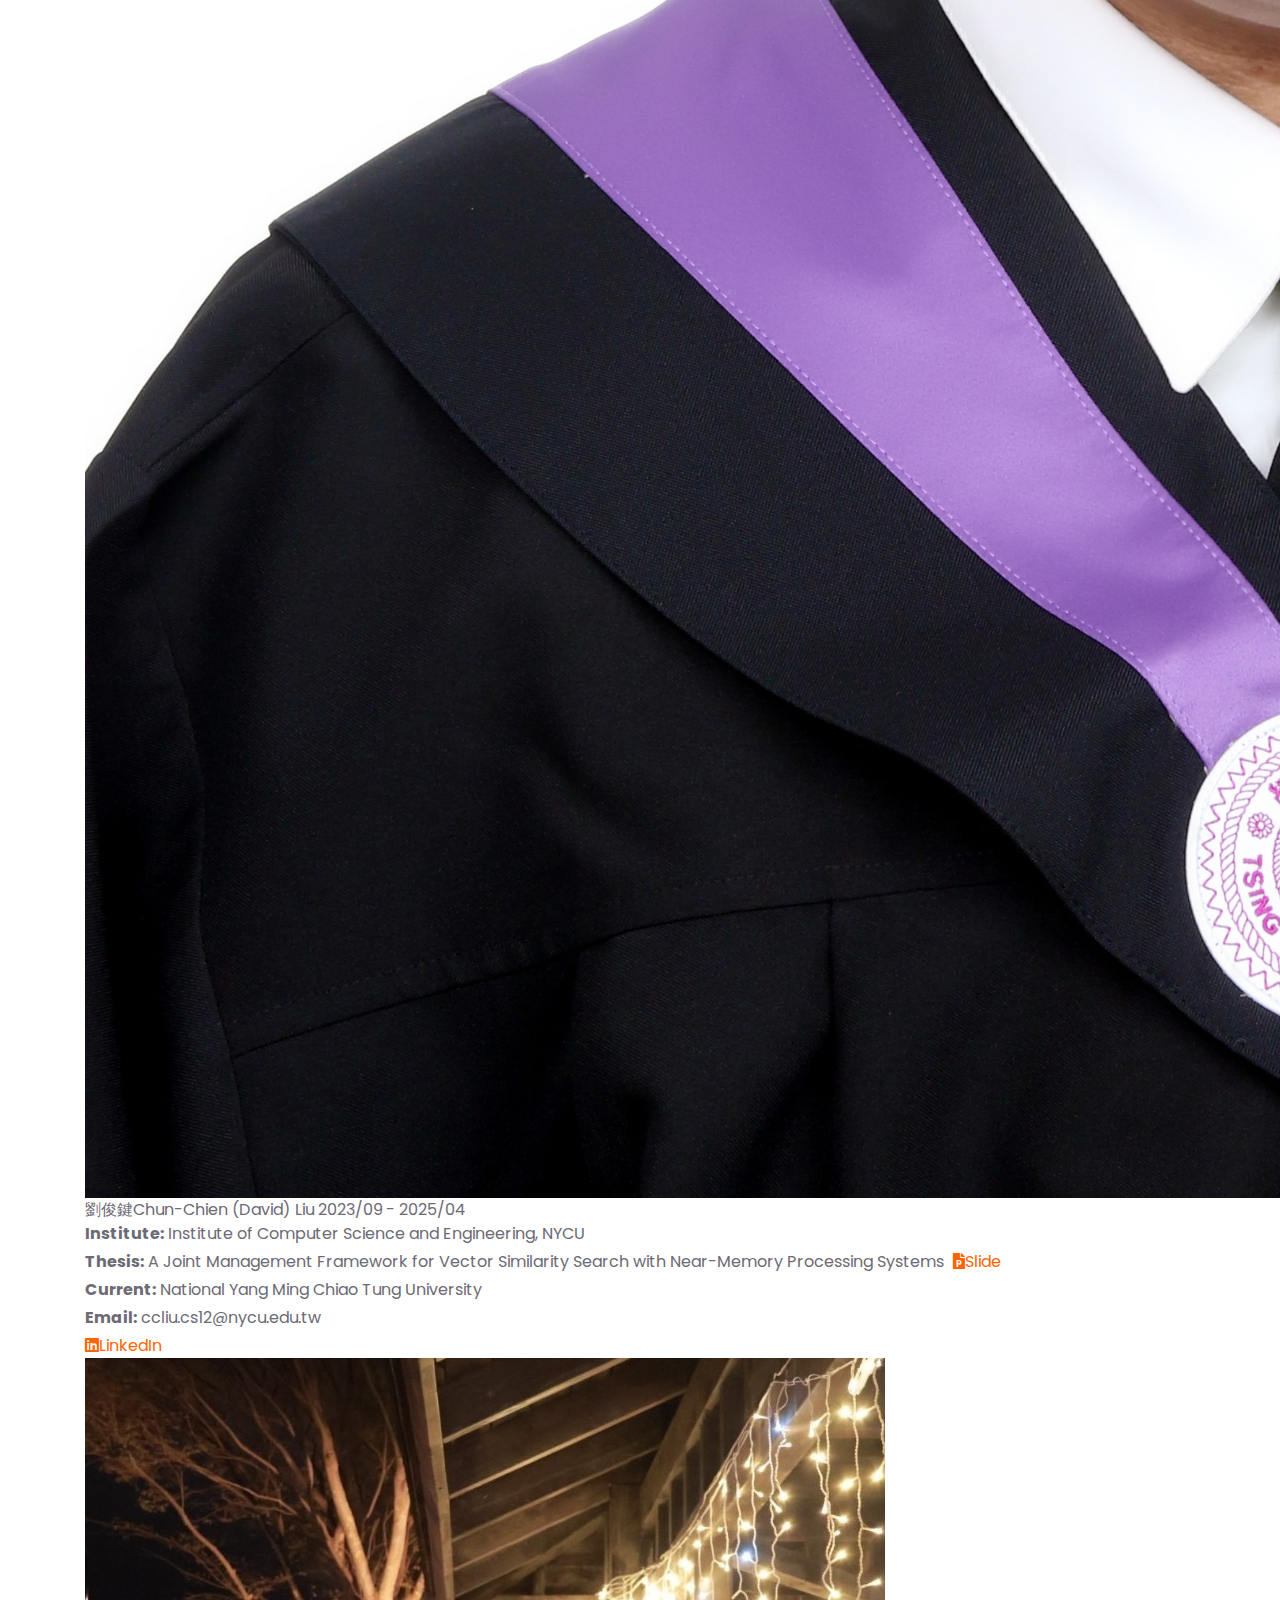
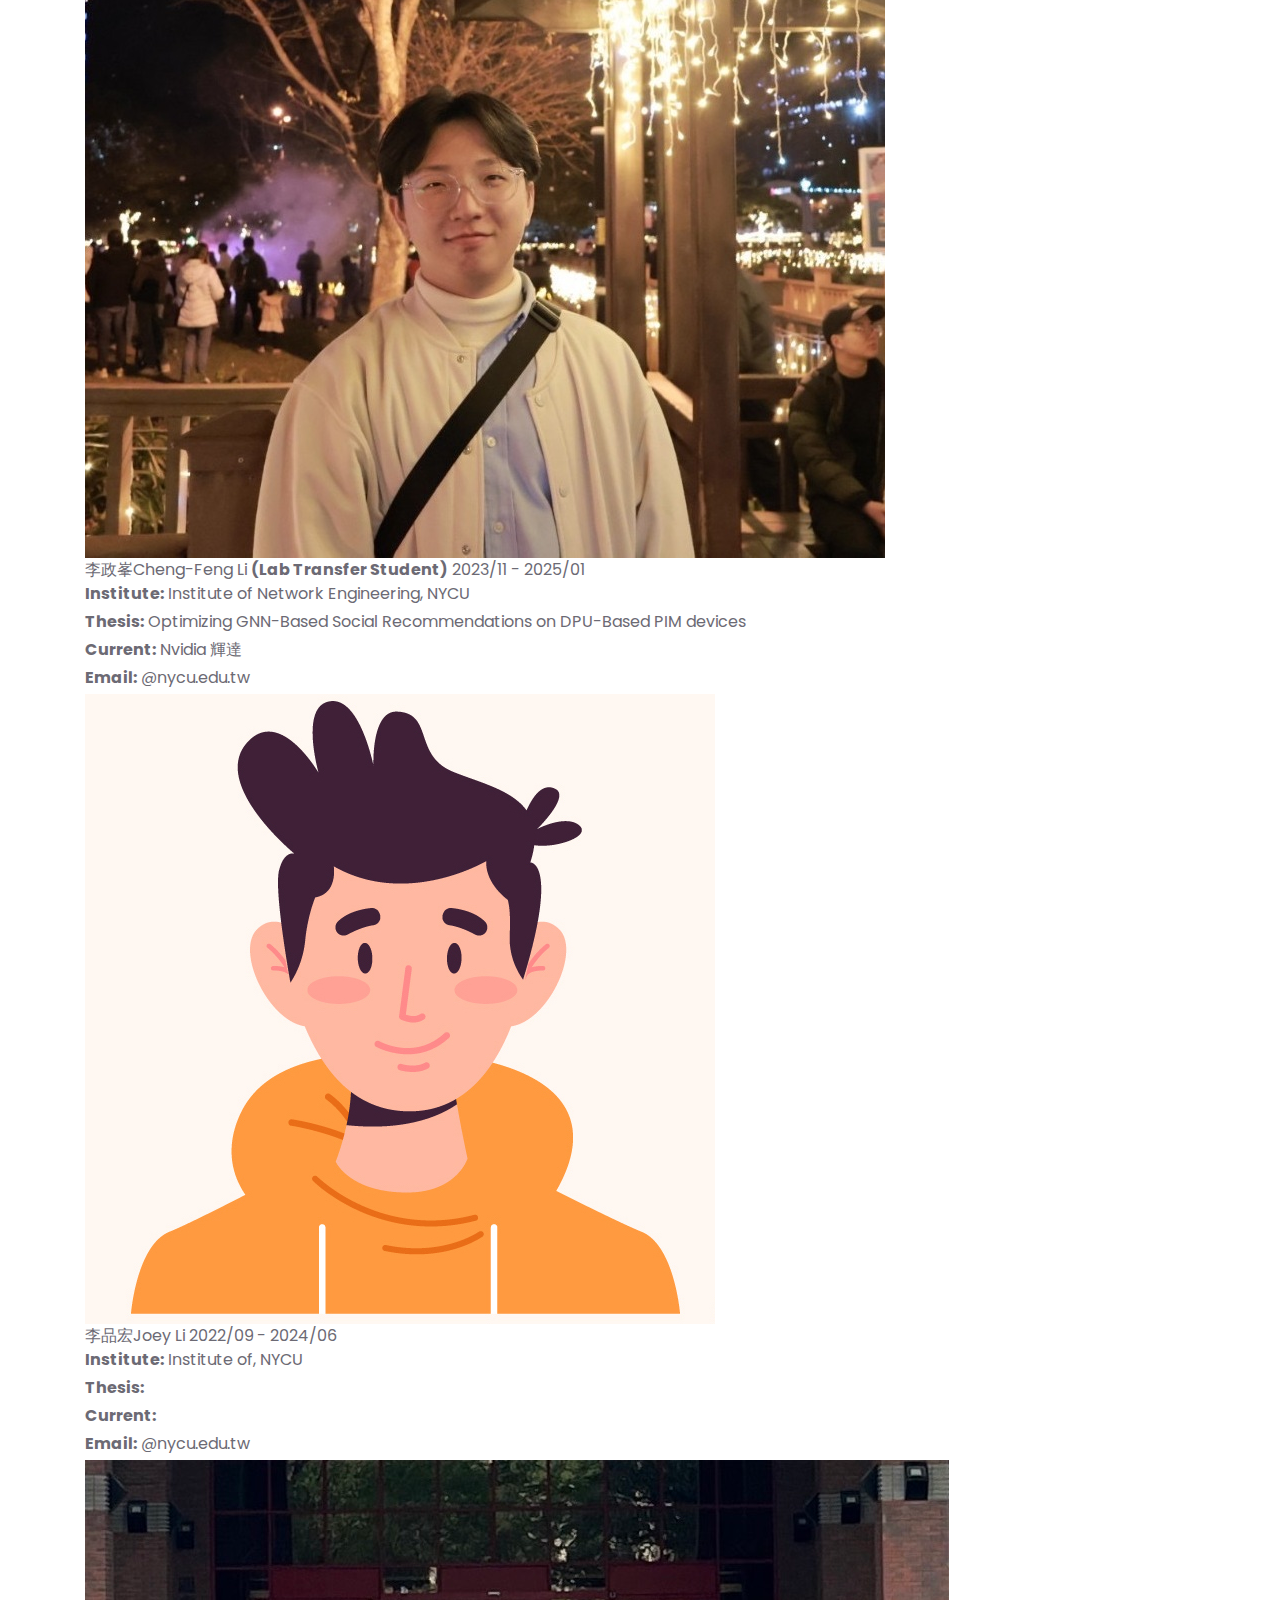
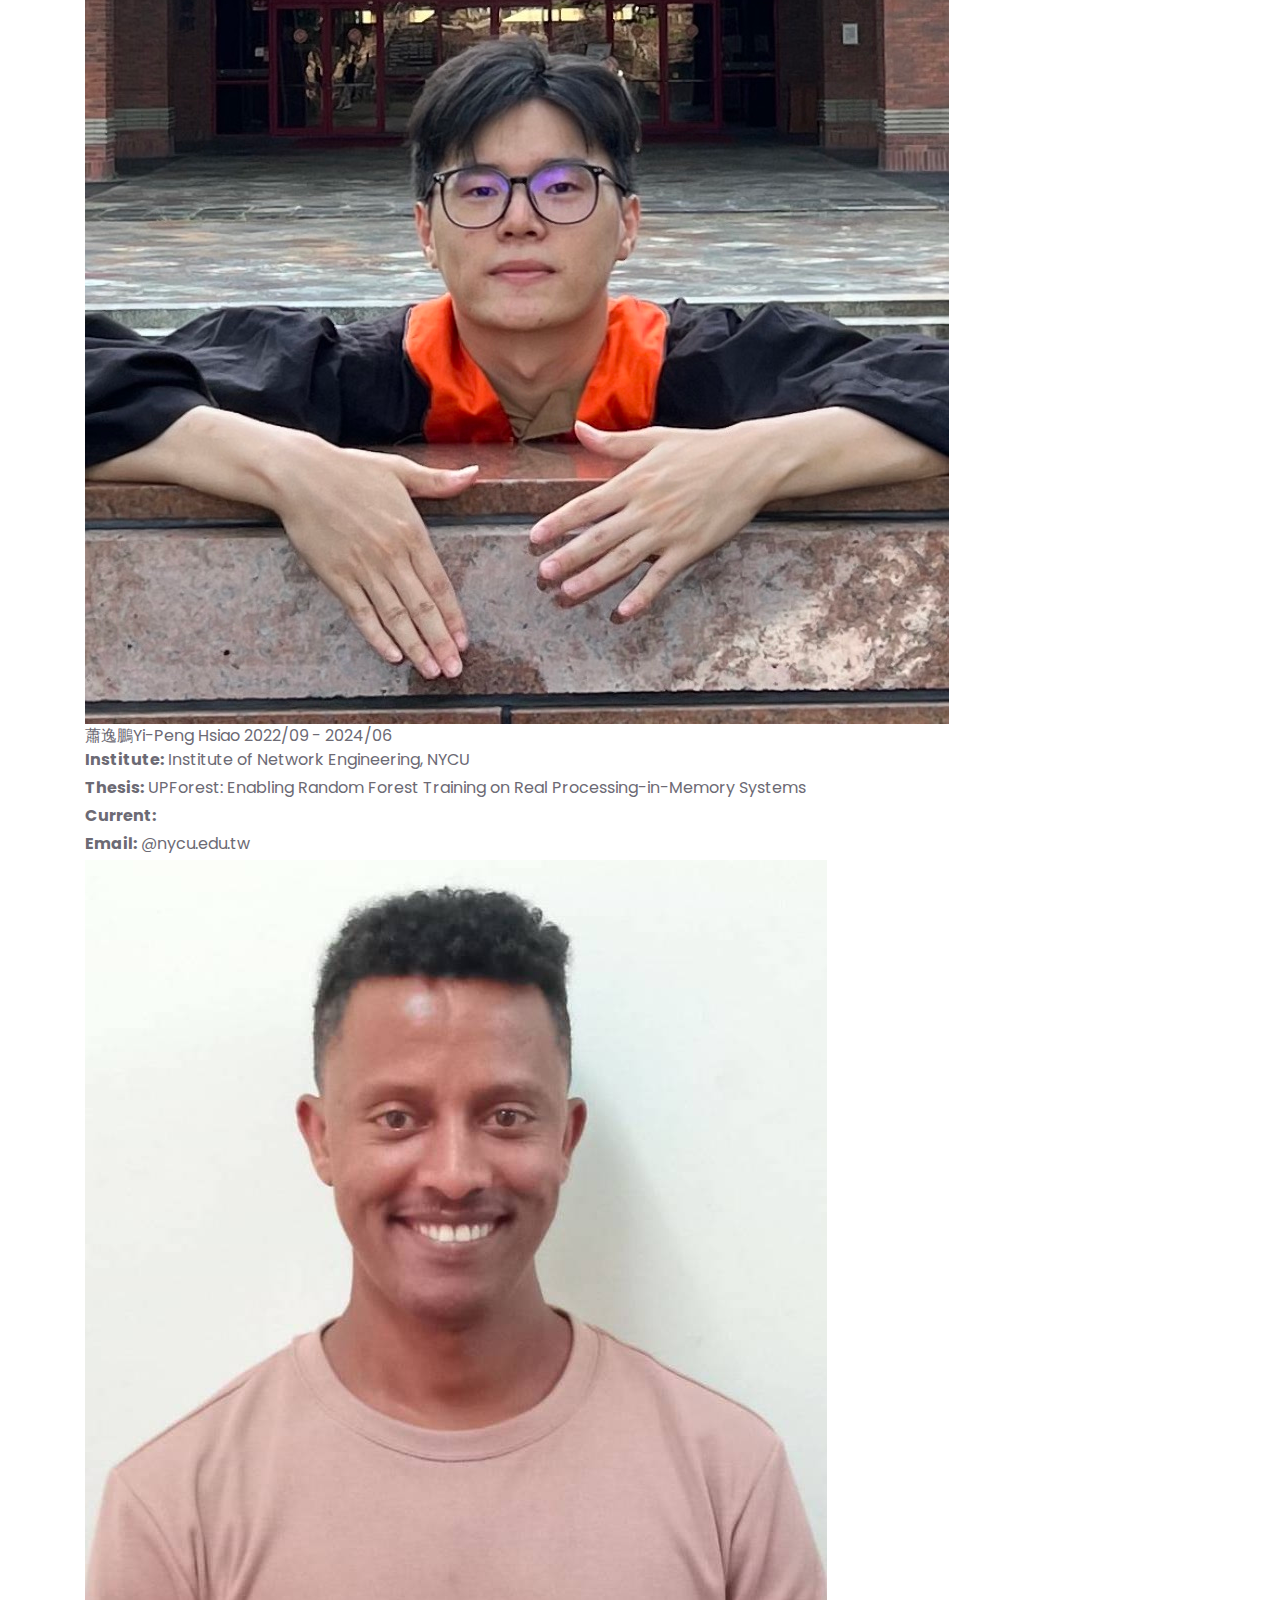
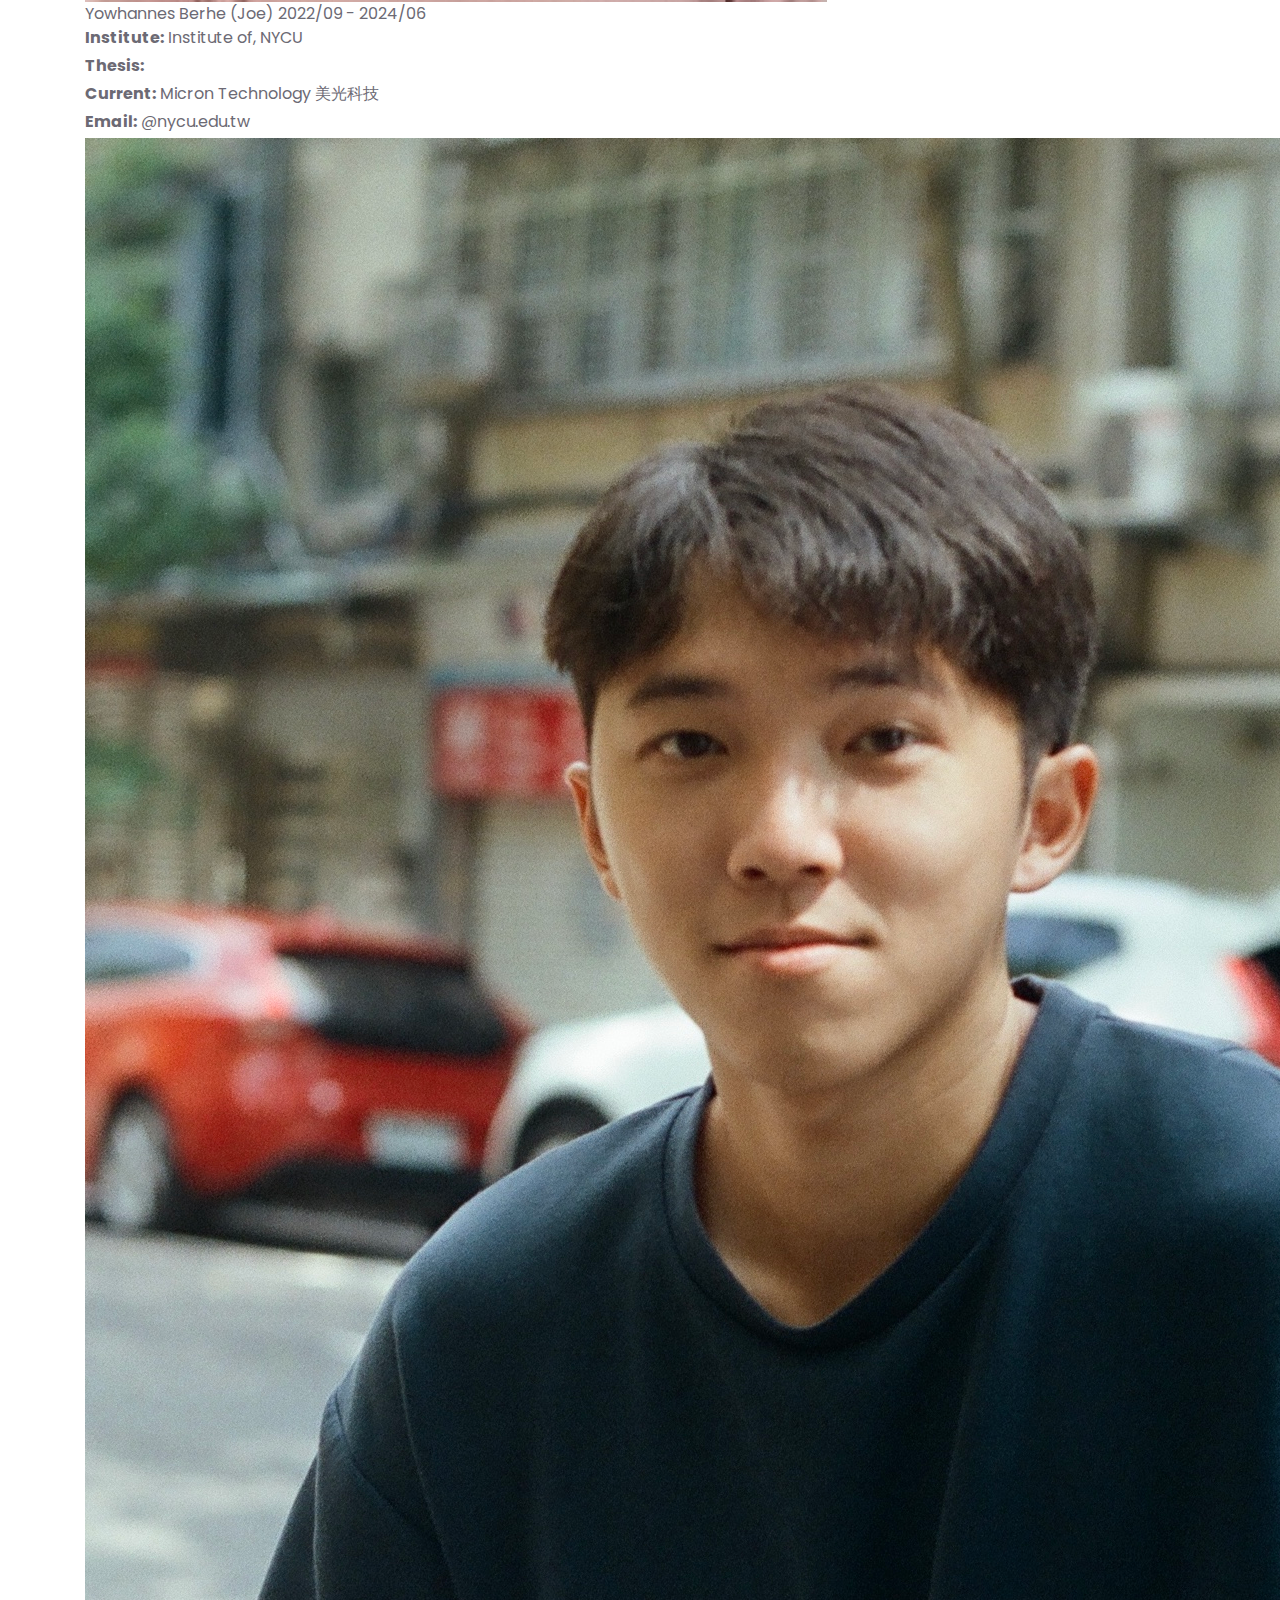
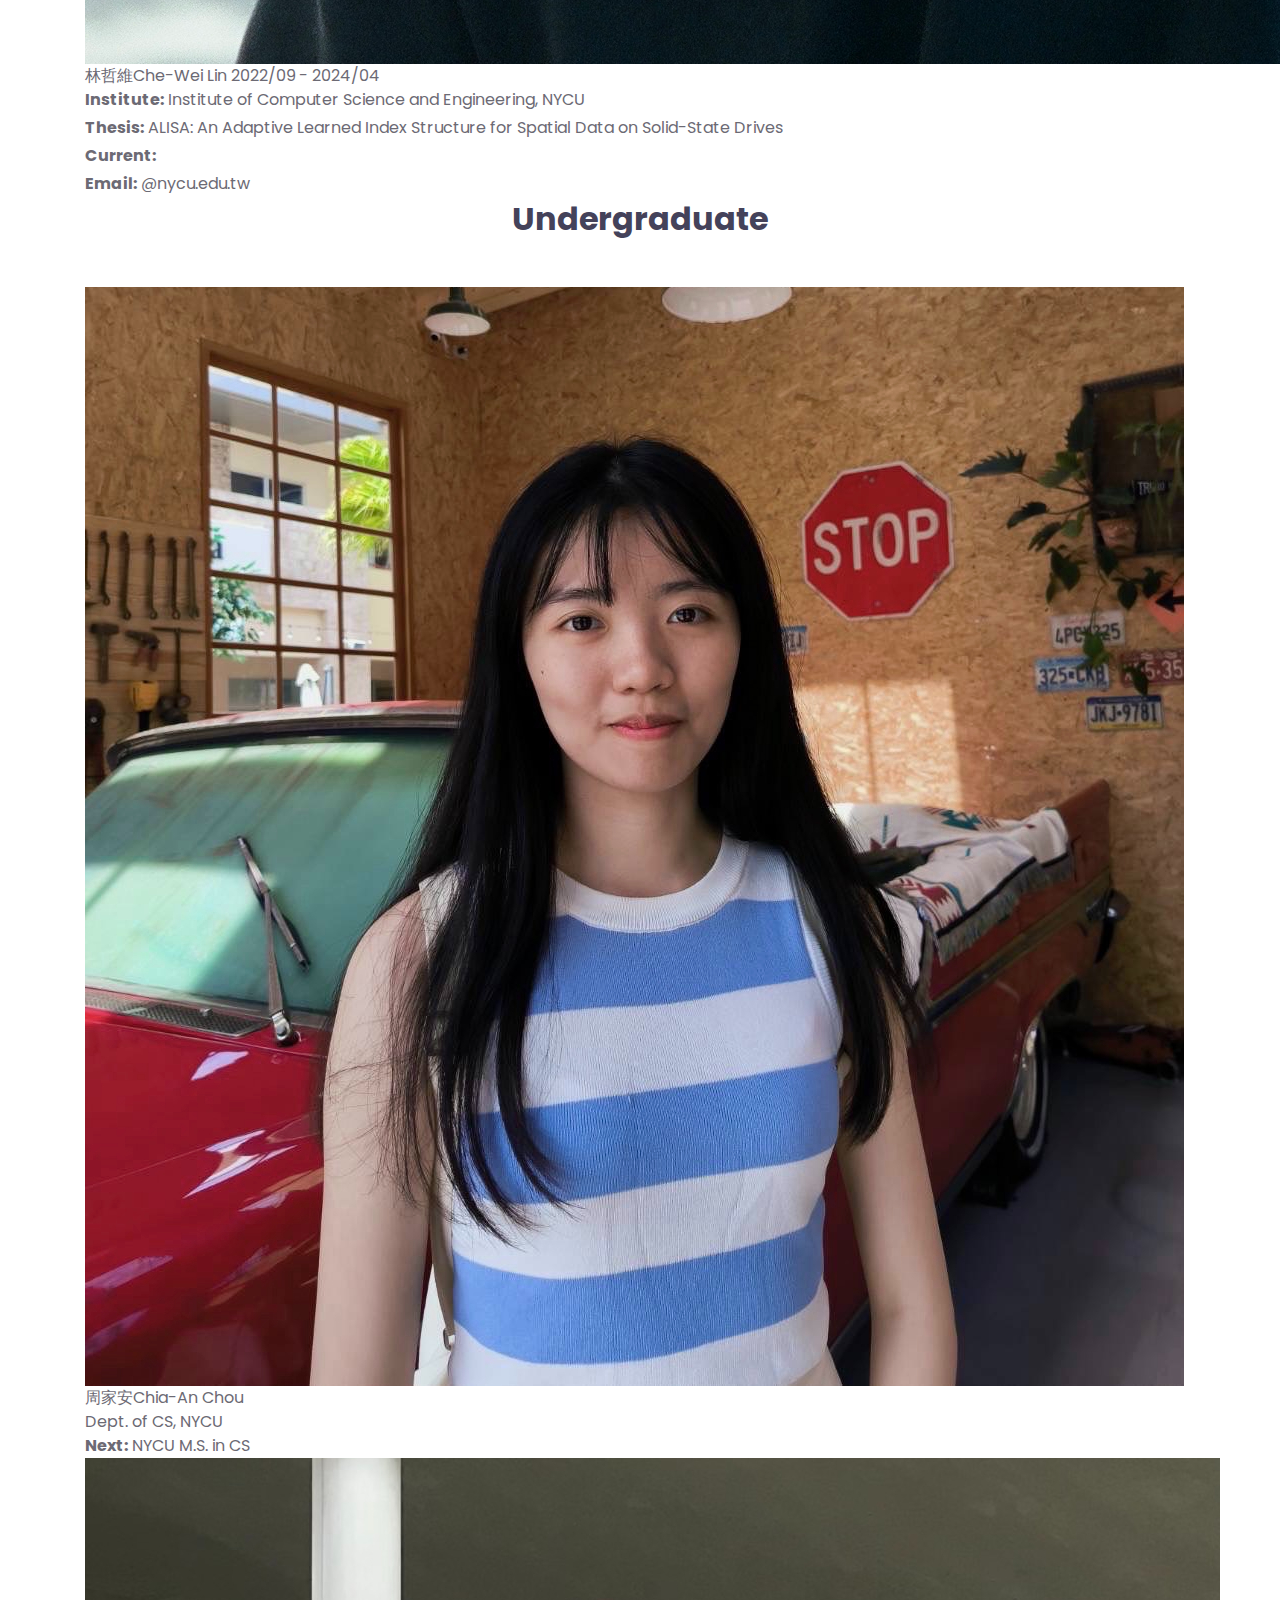
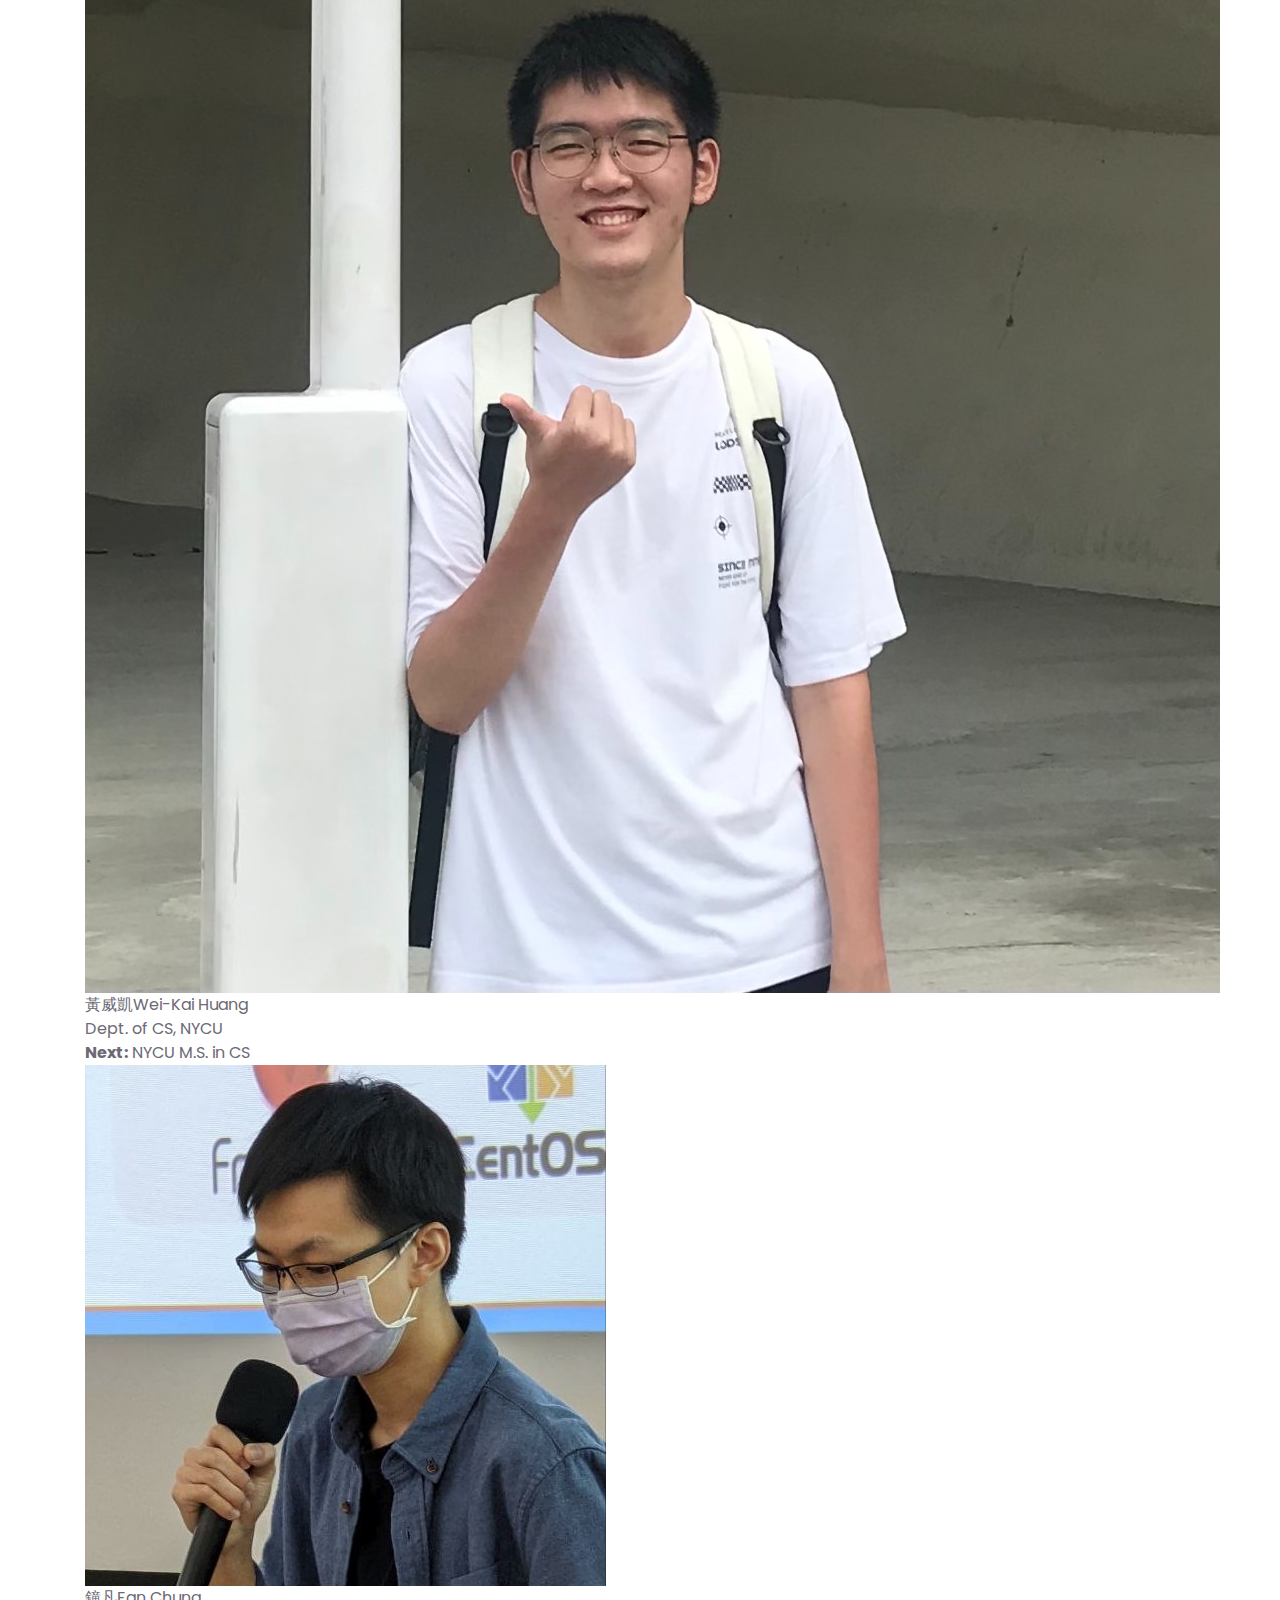
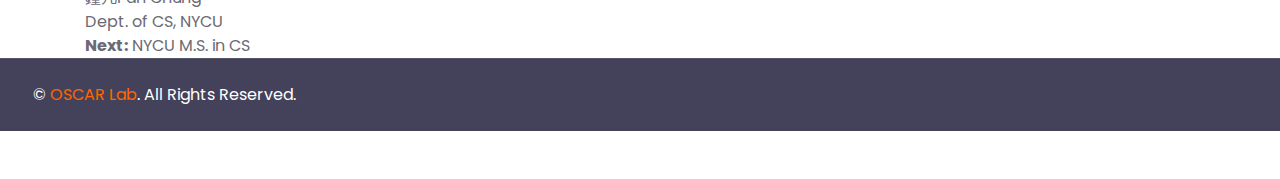
<file: alumni.html>
<!DOCTYPE html>
<html lang="en">

<head>
    <meta charset="utf-8">
    <title>Oscar Lab - Alumni</title>
    <meta content="width=device-width, initial-scale=1.0" name="viewport">
    <meta content="Free HTML Templates" name="keywords">
    <meta content="Free HTML Templates" name="description">

    <!-- Favicon -->
    <link href="img/nycu.ico" rel="icon">

    <!-- Google Web Fonts -->
    <link rel="preconnect" href="https://fonts.gstatic.com">
    <link href="https://fonts.googleapis.com/css2?family=Poppins:wght@400;500;600;700&display=swap" rel="stylesheet"> 

    <!-- Font Awesome -->
    <link href="https://cdnjs.cloudflare.com/ajax/libs/font-awesome/5.10.0/css/all.min.css" rel="stylesheet">

    <!-- Libraries Stylesheet -->
    <link href="lib/owlcarousel/assets/owl.carousel.min.css" rel="stylesheet">

    <!-- Customized Bootstrap Stylesheet -->
    <link href="css/style.css" rel="stylesheet">
</head>

<body>
    <!-- =========   Sticky Header   ========= -->
    <header id="main-header" class="sticky-top">
    <nav class="navbar navbar-expand-lg navbar-light sticky-top" style="box-shadow: none;">
        <div class="container-fluid px-0">
            <!-- LOGO -->
            <a class="navbar-brand oscarlab-logo" href="index.html">
                <span class="oscar-text">Oscar</span><span class="lab-block">Lab</span>
            </a>
            <!-- Hamburger Button -->
            <button class="navbar-toggler" type="button" data-toggle="collapse" data-target="#navbarCollapse"
                aria-controls="navbarCollapse" aria-expanded="false" aria-label="Toggle navigation">
                <span class="navbar-toggler-icon"></span>
            </button>
            <!-- Navigation Menu -->
            <div class="collapse navbar-collapse" id="navbarCollapse">
                <ul class="navbar-nav align-items-lg-center ml-auto">
                <li class="nav-item"><a href="index.html" class="nav-link">Home</a></li>
                <li class="nav-item"><a href="awards.html" class="nav-link">Awards</a></li>
                <li class="nav-item"><a href="topics.html" class="nav-link">Research Topics</a></li>
                <li class="nav-item"><a href="publications.html" class="nav-link">Publications</a></li>
                <li class="nav-item"><a href="members.html" class="nav-link">Team</a></li>
                <li class="nav-item"><a href="alumni.html" class="nav-link active">Alumni</a></li>
                <li class="nav-item"><a href="activity.html" class="nav-link">Activities</a></li>
                <li class="nav-item"><a href="contact.html" class="nav-link">Contact</a></li>
                </ul>
            </div>
        </div>
    </nav>
    </header>
    <!-- ========= End Sticky Header ========= -->


    <!-- Header Start -->
    <section class="topic-banner">
        <div class="container-fluid px-0">
            <h1 class="lab-banner-title">
                OSCAR Alumni
            </h1>
        </div>
    </section>
    <!-- Header End -->




    <!-- M.S. Alumni Start -->
    <section class="alumni-section py-5">
    <div class="container alumni-list">
        <div class="text-center mb-5">
        <!-- <h5 class="text-primary text-uppercase mb-3" style="letter-spacing: 5px;">ALUMNI</h5> -->
            <h2 id="Master">M.S.</h2>
        </div>

        <!-- Alumni Entry -->
        
        <!-- Demo Entry -->
        <div class="alumni-entry">
            <div class="alumni-thumb">
                <img src="img/member-M.jpg" alt="Wen-Tse Chang">
            </div>

            <div class="alumni-text">
                <!-- Alumni Name Block -->
                <div class="alumni-name">
                    奧斯卡實驗室<span class="alumni-en">Oscar Lab</span>
                    <span class="alumni-duration">2022/09 - 9999/06</span>
                </div>
                <!-- <p class="mb-1"><strong>Duration:</strong> 2023/09 - 2025/04</p> -->
                <p class="mb-1"><strong>Institute:</strong> Institute of Computer Science and Engineering, NYCU</p>
                <p class="mb-1">
                    <strong>Thesis:</strong>
                    🧢 MOLGA: Make Oscar Lab Great Again
                    <!-- Purple chip by default, just use alumni-chip -->
                    <a class="alumni-chip" href="thesis/Slide_OscarLab.pdf" target="_blank" style="margin-left: 5px;">
                        <i class="fas fa-file-powerpoint"></i>Slide
                    </a>
                    <a class="alumni-chip" href="thesis/Thesis_OscarLab.pdf" target="_blank" style="margin-left: 5px;">
                        <i class="fas fa-file-pdf"></i>Thesis
                    </a>
                </p>
                <p class="mb-1"><strong>Current:</strong> National Yang Ming Chiao Tung University</p>
                <p class="mb-1"><strong>Email:</strong> oscar.lab@nycu.edu.tw</p>
                <div class="alumni-tags">
                    <!-- Green chip: add .green to the end -->
                    <a class="alumni-chip green" href="https://xxxxxxxxxxxxxxx" target="_blank">
                        <i class="fas fa-link"></i>Website
                    </a>
                    <a class="alumni-chip green" href="https://xxxxxxxxxxxxxxx" target="_blank">
                        <i class="fab fa-google"></i>Google Scholar
                    </a>
                    <a class="alumni-chip green" href="https://xxxxxxxxxxxxxxx" target="_blank">
                        <i class="fab fa-github"></i>GitHub
                    </a>
                    <a class="alumni-chip green" href="https://xxxxxxxxxxxxxxx" target="_blank">
                        <i class="fab fa-linkedin"></i>LinkedIn
                    </a>
                    <a class="alumni-chip green" href="https://xxxxxxxxxxxxxxx" target="_blank">
                        <i class="fab fa-twitter"></i>X
                    </a>
                </div>
            </div>
        </div>


        <!-- Alumni 7 -->
        <div class="alumni-entry">
            <div class="alumni-thumb">
                <img src="img/member-M.jpg" alt="Wen-Tse Chang">
            </div>

            <div class="alumni-text">
                <!-- Alumni Name Block -->
                <div class="alumni-name">
                    張文哲<span class="alumni-en">Wen-Tse Chang</span>
                    <span class="alumni-duration">2023/09 - 2025/04</span>
                </div>
                <!-- <p class="mb-1"><strong>Duration:</strong> 2023/09 - 2025/04</p> -->
                <p class="mb-1"><strong>Institute:</strong> Institute of Computer Science and Engineering, NYCU</p>
                <p class="mb-1">
                    <strong>Thesis:</strong>
                    P-DAC: Reducing Power Consumption in Photonic Accelerators for LLM inference
                    <!-- Purple chip by default, just use alumni-chip -->
                    <!-- <a class="alumni-chip" href="thesis/Slide_WenTseChang.pdf" target="_blank" style="margin-left: 5px;">
                        <i class="fas fa-file-powerpoint"></i>Slide
                    </a> -->
                    <!-- <a class="alumni-chip" href="thesis/Thesis_WenTseChang.pdf" target="_blank" style="margin-left: 5px;">
                        <i class="fas fa-file-pdf"></i>Thesis
                    </a> -->
                </p>
                <p class="mb-1"><strong>Current:</strong> National Yang Ming Chiao Tung University</p>
                <p class="mb-1"><strong>Email:</strong> @nycu.edu.tw</p>
                <div class="alumni-tags">
                    <!-- Green chip: add .green to the end -->
                    <!-- <a class="alumni-chip green" href="https://xxxxxxxxxxxxxxx" target="_blank">
                        <i class="fas fa-link"></i>Website
                    </a> -->
                    <!-- <a class="alumni-chip green" href="https://xxxxxxxxxxxxxxx" target="_blank">
                        <i class="fab fa-google"></i>Google Scholar
                    </a> -->
                    <!-- <a class="alumni-chip green" href="https://xxxxxxxxxxxxxxx" target="_blank">
                        <i class="fab fa-github"></i>GitHub
                    </a> -->
                    <!-- <a class="alumni-chip green" href="https://xxxxxxxxxxxxxxx" target="_blank">
                        <i class="fab fa-linkedin"></i>LinkedIn
                    </a> -->
                    <!-- <a class="alumni-chip green" href="https://xxxxxxxxxxxxxxx" target="_blank">
                        <i class="fab fa-twitter"></i>X
                    </a> -->
                </div>
            </div>
        </div>
        
        <!-- Alumni 6 -->
        <div class="alumni-entry">
            <div class="alumni-thumb">
                <img src="img/members/ChunChienLiu.jpg" alt="Chun-Chien Liu">
            </div>

            <div class="alumni-text">
                <!-- Alumni Name Block -->
                <div class="alumni-name">
                    劉俊鍵<span class="alumni-en">Chun-Chien (David) Liu</span>
                    <span class="alumni-duration">2023/09 - 2025/04</span>
                </div>
                <!-- <p class="mb-1"><strong>Duration:</strong> 2023/09 - 2025/04</p> -->
                <p class="mb-1"><strong>Institute:</strong> Institute of Computer Science and Engineering, NYCU</p>
                <p class="mb-1">
                    <strong>Thesis:</strong>
                    A Joint Management Framework for Vector Similarity Search with Near-Memory Processing Systems
                    <!-- Purple chip by default, just use alumni-chip -->
                    <a class="alumni-chip" href="thesis/Slide_ChunChienLiu.pdf" target="_blank" style="margin-left: 5px;">
                        <i class="fas fa-file-powerpoint"></i>Slide
                    </a>
                    <!-- <a class="alumni-chip" href="thesis/Thesis_ChunChienLiu.pdf" target="_blank" style="margin-left: 5px;">
                        <i class="fas fa-file-pdf"></i>Thesis
                    </a> -->
                </p>
                <p class="mb-1"><strong>Current:</strong> National Yang Ming Chiao Tung University</p>
                <p class="mb-1"><strong>Email:</strong> ccliu.cs12@nycu.edu.tw</p>
                <div class="alumni-tags">
                    <!-- Green chip: add .green to the end -->
                    <!-- <a class="alumni-chip green" href="https://xxxxxxxxxxxxxxx" target="_blank">
                        <i class="fas fa-link"></i>Website
                    </a> -->
                    <!-- <a class="alumni-chip green" href="https://xxxxxxxxxxxxxxx" target="_blank">
                        <i class="fab fa-google"></i>Google Scholar
                    </a> -->
                    <!-- <a class="alumni-chip green" href="https://xxxxxxxxxxxxxxx" target="_blank">
                        <i class="fab fa-github"></i>GitHub
                    </a> -->
                    <a class="alumni-chip green" href="https://www.linkedin.com/in/chunchien" target="_blank">
                        <i class="fab fa-linkedin"></i>LinkedIn
                    </a>
                    <!-- <a class="alumni-chip green" href="https://xxxxxxxxxxxxxxx" target="_blank">
                        <i class="fab fa-twitter"></i>X
                    </a> -->
                </div>
            </div>
        </div>
        
        <!-- Alumni 5 -->
        <div class="alumni-entry">
            <div class="alumni-thumb">
                <img src="img/members/ChengFengLi.jpg" alt="Cheng-Feng Li">
            </div>

            <div class="alumni-text">
                <!-- Alumni Name Block -->
                <div class="alumni-name">
                    李政峯<span class="alumni-en">Cheng-Feng Li</span>
                    <span class="alumni-duration"><strong>(Lab Transfer Student)</strong> 2023/11 - 2025/01</span>
                </div>
                <!-- <p class="mb-1"><strong>Duration:</strong> 2023/09 - 2025/04</p> -->
                <p class="mb-1"><strong>Institute:</strong> Institute of Network Engineering, NYCU</p>
                <p class="mb-1">
                    <strong>Thesis:</strong>
                    Optimizing GNN-Based Social Recommendations on DPU-Based PIM devices
                    <!-- Purple chip by default, just use alumni-chip -->
                    <!-- <a class="alumni-chip" href="thesis/Slide_ChengFengLi.pdf" target="_blank" style="margin-left: 5px;">
                        <i class="fas fa-file-powerpoint"></i>Slide
                    </a> -->
                    <!-- <a class="alumni-chip" href="thesis/Thesis_ChengFengLi.pdf" target="_blank" style="margin-left: 5px;">
                        <i class="fas fa-file-pdf"></i>Thesis
                    </a> -->
                </p>
                <p class="mb-1"><strong>Current:</strong> Nvidia 輝達</p>
                <p class="mb-1"><strong>Email:</strong> @nycu.edu.tw</p>
                <div class="alumni-tags">
                    <!-- Green chip: add .green to the end -->
                    <!-- <a class="alumni-chip green" href="https://xxxxxxxxxxxxxxx" target="_blank">
                        <i class="fas fa-link"></i>Website
                    </a> -->
                    <!-- <a class="alumni-chip green" href="https://xxxxxxxxxxxxxxx" target="_blank">
                        <i class="fab fa-google"></i>Google Scholar
                    </a> -->
                    <!-- <a class="alumni-chip green" href="https://xxxxxxxxxxxxxxx" target="_blank">
                        <i class="fab fa-github"></i>GitHub
                    </a> -->
                    <!-- <a class="alumni-chip green" href="https://xxxxxxxxxxxxxxx" target="_blank">
                        <i class="fab fa-linkedin"></i>LinkedIn
                    </a> -->
                    <!-- <a class="alumni-chip green" href="https://xxxxxxxxxxxxxxx" target="_blank">
                        <i class="fab fa-twitter"></i>X
                    </a> -->
                </div>
            </div>
        </div>

        <!-- Alumni 4 -->
        <div class="alumni-entry">
            <div class="alumni-thumb">
                <img src="img/member-M.jpg" alt="Joey Li">
            </div>

            <div class="alumni-text">
                <!-- Alumni Name Block -->
                <div class="alumni-name">
                    李品宏<span class="alumni-en">Joey Li</span>
                    <span class="alumni-duration">2022/09 - 2024/06</span>
                </div>
                <!-- <p class="mb-1"><strong>Duration:</strong> 2023/09 - 2025/04</p> -->
                <p class="mb-1"><strong>Institute:</strong> Institute of, NYCU</p>
                <p class="mb-1">
                    <strong>Thesis:</strong>
                    
                    <!-- Purple chip by default, just use alumni-chip -->
                    <!-- <a class="alumni-chip" href="thesis/Slide_joey.pdf" target="_blank" style="margin-left: 5px;">
                        <i class="fas fa-file-powerpoint"></i>Slide
                    </a> -->
                    <!-- <a class="alumni-chip" href="thesis/Thesis_joey.pdf" target="_blank" style="margin-left: 5px;">
                        <i class="fas fa-file-pdf"></i>Thesis
                    </a> -->
                </p>
                <p class="mb-1"><strong>Current:</strong> </p>
                <p class="mb-1"><strong>Email:</strong> @nycu.edu.tw</p>
                <div class="alumni-tags">
                    <!-- Green chip: add .green to the end -->
                    <!-- <a class="alumni-chip green" href="https://xxxxxxxxxxxxxxx" target="_blank">
                        <i class="fas fa-link"></i>Website
                    </a> -->
                    <!-- <a class="alumni-chip green" href="https://xxxxxxxxxxxxxxx" target="_blank">
                        <i class="fab fa-google"></i>Google Scholar
                    </a> -->
                    <!-- <a class="alumni-chip green" href="https://xxxxxxxxxxxxxxx" target="_blank">
                        <i class="fab fa-github"></i>GitHub
                    </a> -->
                    <!-- <a class="alumni-chip green" href="https://xxxxxxxxxxxxxxx" target="_blank">
                        <i class="fab fa-linkedin"></i>LinkedIn
                    </a> -->
                    <!-- <a class="alumni-chip green" href="https://xxxxxxxxxxxxxxx" target="_blank">
                        <i class="fab fa-twitter"></i>X
                    </a> -->
                </div>
            </div>
        </div>

        <!-- Alumni 3 -->
        <div class="alumni-entry">
            <div class="alumni-thumb">
                <img src="img/members/YiPengHsiao.jpg" alt="Yi-Peng Hsiao">
            </div>

            <div class="alumni-text">
                <!-- Alumni Name Block -->
                <div class="alumni-name">
                    蕭逸鵬<span class="alumni-en">Yi-Peng Hsiao</span>
                    <span class="alumni-duration">2022/09 - 2024/06</span>
                </div>
                <!-- <p class="mb-1"><strong>Duration:</strong> 2023/09 - 2025/04</p> -->
                <p class="mb-1"><strong>Institute:</strong> Institute of Network Engineering, NYCU</p>
                <p class="mb-1">
                    <strong>Thesis:</strong>
                    UPForest: Enabling Random Forest Training on Real Processing-in-Memory Systems
                    <!-- Purple chip by default, just use alumni-chip -->
                    <!-- <a class="alumni-chip" href="thesis/Slide_YiPengHsiao.pdf" target="_blank" style="margin-left: 5px;">
                        <i class="fas fa-file-powerpoint"></i>Slide
                    </a> -->
                    <!-- <a class="alumni-chip" href="thesis/Thesis_YiPengHsiao.pdf" target="_blank" style="margin-left: 5px;">
                        <i class="fas fa-file-pdf"></i>Thesis
                    </a> -->
                </p>
                <p class="mb-1"><strong>Current:</strong> </p>
                <p class="mb-1"><strong>Email:</strong> @nycu.edu.tw</p>
                <div class="alumni-tags">
                    <!-- Green chip: add .green to the end -->
                    <!-- <a class="alumni-chip green" href="https://xxxxxxxxxxxxxxx" target="_blank">
                        <i class="fas fa-link"></i>Website
                    </a> -->
                    <!-- <a class="alumni-chip green" href="https://xxxxxxxxxxxxxxx" target="_blank">
                        <i class="fab fa-google"></i>Google Scholar
                    </a> -->
                    <!-- <a class="alumni-chip green" href="https://xxxxxxxxxxxxxxx" target="_blank">
                        <i class="fab fa-github"></i>GitHub
                    </a> -->
                    <!-- <a class="alumni-chip green" href="https://xxxxxxxxxxxxxxx" target="_blank">
                        <i class="fab fa-linkedin"></i>LinkedIn
                    </a> -->
                    <!-- <a class="alumni-chip green" href="https://xxxxxxxxxxxxxxx" target="_blank">
                        <i class="fab fa-twitter"></i>X
                    </a> -->
                </div>
            </div>
        </div>




        <!-- Alumni 2 -->
        <div class="alumni-entry">
            <div class="alumni-thumb">
                <img src="img/members/YowhannesBerhe.jpg" alt="Yowhannes Berhe">
            </div>

            <div class="alumni-text">
                <!-- Alumni Name Block -->
                <div class="alumni-name">
                    <span class="alumni-en">Yowhannes Berhe (Joe)</span>
                    <span class="alumni-duration">2022/09 - 2024/06</span>
                </div>
                <!-- <p class="mb-1"><strong>Duration:</strong> 2023/09 - 2025/04</p> -->
                <p class="mb-1"><strong>Institute:</strong> Institute of, NYCU</p>
                <p class="mb-1">
                    <strong>Thesis:</strong>
                    
                    <!-- Purple chip by default, just use alumni-chip -->
                    <!-- <a class="alumni-chip" href="thesis/Slide_YowhannesBerhe.pdf" target="_blank" style="margin-left: 5px;">
                        <i class="fas fa-file-powerpoint"></i>Slide
                    </a> -->
                    <!-- <a class="alumni-chip" href="thesis/Thesis_YowhannesBerhe.pdf" target="_blank" style="margin-left: 5px;">
                        <i class="fas fa-file-pdf"></i>Thesis
                    </a> -->
                </p>
                <p class="mb-1"><strong>Current:</strong> Micron Technology 美光科技</p>
                <p class="mb-1"><strong>Email:</strong> @nycu.edu.tw</p>
                <div class="alumni-tags">
                    <!-- Green chip: add .green to the end -->
                    <!-- <a class="alumni-chip green" href="https://xxxxxxxxxxxxxxx" target="_blank">
                        <i class="fas fa-link"></i>Website
                    </a> -->
                    <!-- <a class="alumni-chip green" href="https://xxxxxxxxxxxxxxx" target="_blank">
                        <i class="fab fa-google"></i>Google Scholar
                    </a> -->
                    <!-- <a class="alumni-chip green" href="https://xxxxxxxxxxxxxxx" target="_blank">
                        <i class="fab fa-github"></i>GitHub
                    </a> -->
                    <!-- <a class="alumni-chip green" href="https://xxxxxxxxxxxxxxx" target="_blank">
                        <i class="fab fa-linkedin"></i>LinkedIn
                    </a> -->
                    <!-- <a class="alumni-chip green" href="https://xxxxxxxxxxxxxxx" target="_blank">
                        <i class="fab fa-twitter"></i>X
                    </a> -->
                </div>
            </div>
        </div>


        <!-- Alumni 1 -->
        <div class="alumni-entry">
            <div class="alumni-thumb">
                <img src="img/members/CheWeiLin.jpg" alt="Che-Wei Lin">
            </div>

            <div class="alumni-text">
                <!-- Alumni Name Block -->
                <div class="alumni-name">
                    林哲維<span class="alumni-en">Che-Wei Lin</span>
                    <span class="alumni-duration">2022/09 - 2024/04</span>
                </div>
                <!-- <p class="mb-1"><strong>Duration:</strong> 2023/09 - 2025/04</p> -->
                <p class="mb-1"><strong>Institute:</strong> Institute of Computer Science and Engineering, NYCU</p>
                <p class="mb-1">
                    <strong>Thesis:</strong>
                    ALISA: An Adaptive Learned Index Structure for Spatial Data on Solid-State Drives
                    <!-- Purple chip by default, just use alumni-chip -->
                    <!-- <a class="alumni-chip" href="thesis/Slide_CheWeiLin.pdf" target="_blank" style="margin-left: 5px;">
                        <i class="fas fa-file-powerpoint"></i>Slide
                    </a> -->
                    <!-- <a class="alumni-chip" href="thesis/Thesis_CheWeiLin.pdf" target="_blank" style="margin-left: 5px;">
                        <i class="fas fa-file-pdf"></i>Thesis
                    </a> -->
                </p>
                <p class="mb-1"><strong>Current:</strong> </p>
                <p class="mb-1"><strong>Email:</strong> @nycu.edu.tw</p>
                <div class="alumni-tags">
                    <!-- Green chip: add .green to the end -->
                    <!-- <a class="alumni-chip green" href="https://xxxxxxxxxxxxxxx" target="_blank">
                        <i class="fas fa-link"></i>Website
                    </a> -->
                    <!-- <a class="alumni-chip green" href="https://xxxxxxxxxxxxxxx" target="_blank">
                        <i class="fab fa-google"></i>Google Scholar
                    </a> -->
                    <!-- <a class="alumni-chip green" href="https://xxxxxxxxxxxxxxx" target="_blank">
                        <i class="fab fa-github"></i>GitHub
                    </a> -->
                    <!-- <a class="alumni-chip green" href="https://xxxxxxxxxxxxxxx" target="_blank">
                        <i class="fab fa-linkedin"></i>LinkedIn
                    </a> -->
                    <!-- <a class="alumni-chip green" href="https://xxxxxxxxxxxxxxx" target="_blank">
                        <i class="fab fa-twitter"></i>X
                    </a> -->
                </div>
            </div>
        </div>
    </div>
    <!-- Master Alumni End -->

    <!-- ==== Undergraduate Alumni Start ==== -->
    <section class="ug-section">
    <div class="container">
        <div class="text-center mb-5">
            <h2 id="Undergraduate">Undergraduate</h2>
        </div>

        <div class="ug-list">
            <!-- UG Alumni 3 -->
            <div class="ug-entry">
                <div class="ug-thumb">
                    <img src="img/members/ChiaAnChou.jpg" alt="Wei-Kai Huang">
                </div>
                <div class="ug-name">
                    周家安<span class="ug-en">Chia-An Chou</span>
                </div>
                <div class="ug-info">
                    Dept. of CS, NYCU
                </div>
                <div class="ug-nextjob">
                    <strong>Next:</strong> NYCU M.S. in CS
                </div>
            </div>

            <!-- UG Alumni 2 -->
            <div class="ug-entry">
                <div class="ug-thumb">
                    <img src="img/members/WeiKaiHuang.jpg" alt="Wei-Kai Huang">
                </div>
                <div class="ug-name">
                    黃威凱<span class="ug-en">Wei-Kai Huang</span>
                </div>
                <div class="ug-info">
                    Dept. of CS, NYCU
                </div>
                <div class="ug-nextjob">
                    <strong>Next:</strong> NYCU M.S. in CS
                </div>
            </div>

            <!-- UG Alumni 1 -->
            <div class="ug-entry">
                <div class="ug-thumb">
                    <img src="img/members/FanChung.jpg" alt="Fan Chung">
                </div>
                <div class="ug-name">
                    鐘凡<span class="ug-en">Fan Chung</span>
                </div>
                <div class="ug-info">
                    Dept. of CS, NYCU
                </div>
                <div class="ug-nextjob">
                    <strong>Next:</strong> NYCU M.S. in CS
                </div>
            </div>

            <!-- ...MoreUG... -->
        </div>
    </div>
    </section>
    <!-- ==== Undergraduate Alumni End ==== -->


    <!-- Footer Start -->
    <div class="container-fluid bg-dark text-white border-top py-4 px-sm-3 px-md-5" style="border-color: rgba(256, 256, 256, .1) !important;">
        <div class="row">
            <div class="text-left">
                <p class="m-0 text-white">
                    &copy; <a href="#">OSCAR Lab</a>. 
                    All Rights Reserved. 
                    <!-- Designed by <a href="https://htmlcodex.com">HTML Codex</a> 
                            and <a href="https://www.freepik.com">Freepik</a>. -->
                </p>
            </div>
            <!--             
            <div class="col-lg-6 text-center text-md-right">
                <a class="btn btn-outline-light btn-square mr-2" href="#"><i class="fab fa-twitter"></i></a>
                <a class="btn btn-outline-light btn-square mr-2" href="#"><i class="fab fa-facebook-f"></i></a>
                <a class="btn btn-outline-light btn-square mr-2" href="#"><i class="fab fa-linkedin-in"></i></a>
                <a class="btn btn-outline-light btn-square" href="#"><i class="fab fa-instagram"></i></a>
            </div>
            -->
        </div>
    </div>
    <!-- Footer End -->

    <!-- Back to Top -->
    <a href="#" class="btn btn-lg btn-primary btn-lg-square back-to-top"><i class="fa fa-angle-double-up"></i></a>


    <!-- JavaScript Libraries -->
    <script src="https://code.jquery.com/jquery-3.4.1.min.js"></script>
    <script src="https://stackpath.bootstrapcdn.com/bootstrap/4.4.1/js/bootstrap.bundle.min.js"></script>
    <script src="lib/easing/easing.min.js"></script>
    <script src="lib/owlcarousel/owl.carousel.min.js"></script>

    <!-- Contact Javascript File -->
    <script src="mail/jqBootstrapValidation.min.js"></script>
    <script src="mail/contact.js"></script>

    <!-- Template Javascript -->
    <script src="js/main.js"></script>
</body>

</html>
</file>
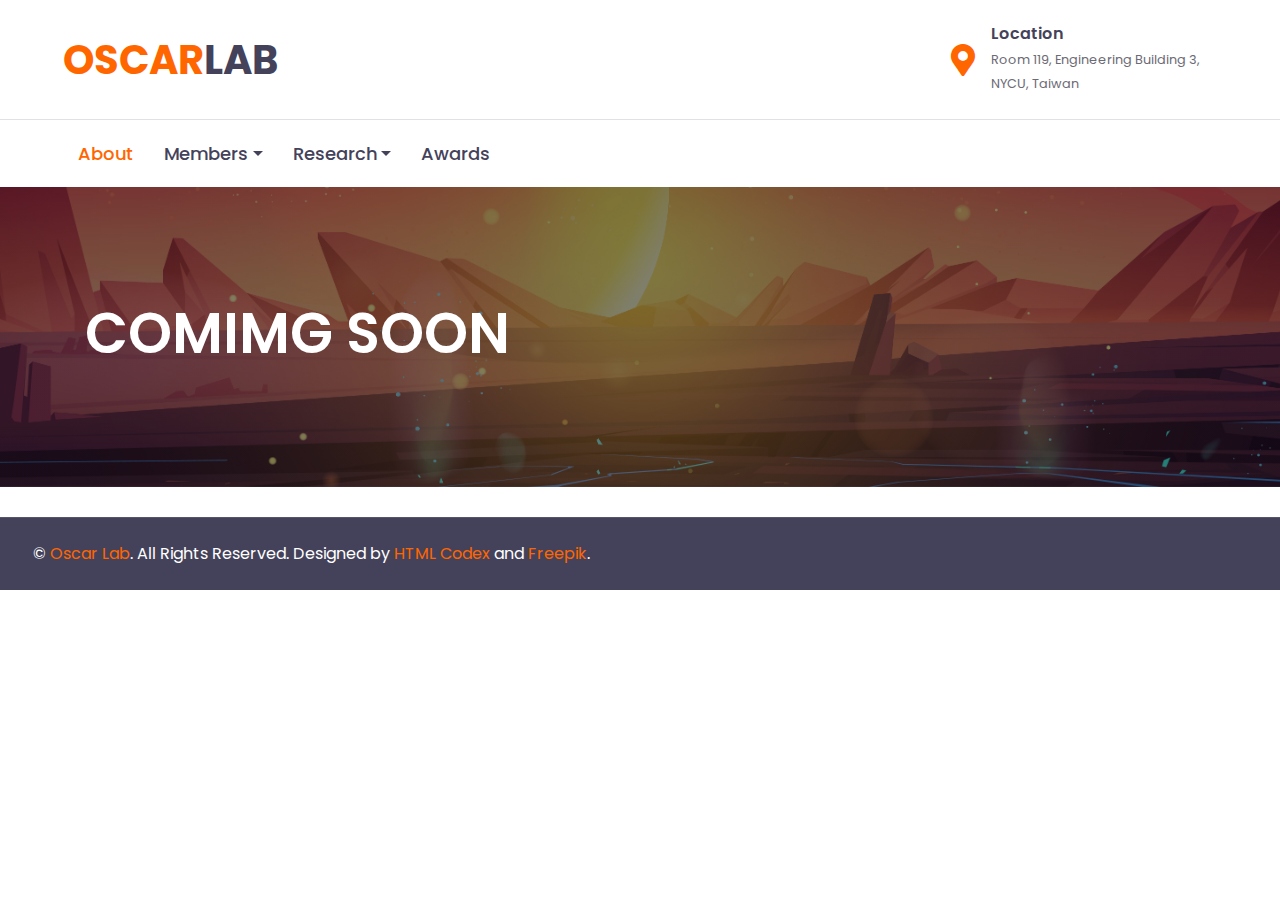
<file: awards.html>
<!DOCTYPE html>
<html lang="en">

<head>
    <meta charset="utf-8">
    <title>Oscar Lab - Awards</title>
    <meta content="width=device-width, initial-scale=1.0" name="viewport">
    <meta content="Free HTML Templates" name="keywords">
    <meta content="Free HTML Templates" name="description">

    <!-- Favicon -->
    <link href="img/nycu.ico" rel="icon">

    <!-- Google Web Fonts -->
    <link rel="preconnect" href="https://fonts.gstatic.com">
    <link href="https://fonts.googleapis.com/css2?family=Poppins:wght@400;500;600;700&display=swap" rel="stylesheet"> 

    <!-- Font Awesome -->
    <link href="https://cdnjs.cloudflare.com/ajax/libs/font-awesome/5.10.0/css/all.min.css" rel="stylesheet">

    <!-- Libraries Stylesheet -->
    <link href="lib/owlcarousel/assets/owl.carousel.min.css" rel="stylesheet">

    <!-- Customized Bootstrap Stylesheet -->
    <link href="css/style.css" rel="stylesheet">
</head>

<body>
    <!-- Topbar Start -->
    <div class="container-fluid d-none d-lg-block">
        <div class="row align-items-center py-4 px-xl-5">
            <div class="col-lg-5">
                <a href="index.html" class="text-decoration-none">
                    <h1 class="m-0"><span class="text-primary">OSCAR</span>LAB</h1>
                </a>
            </div>
            <div class="col-lg-3 text-right ml-auto">
                <div class="d-inline-flex align-items-center">
                    <i class="fa fa-2x fa-map-marker-alt text-primary mr-3"></i>
                    <div class="text-left">
                        <h6 class="font-weight-semi-bold mb-1">Location</h6>
                        <small>Room 119, Engineering Building 3, NYCU, Taiwan</small>
                    </div>
                </div>
            </div>
            <!-- <div class="col-lg-3 text-right">
                <div class="d-inline-flex align-items-center">
                    <i class="fa fa-2x fa-envelope text-primary mr-3"></i>
                    <div class="text-left">
                        <h6 class="font-weight-semi-bold mb-1">Email Us</h6>
                        <small>oscarlab2022@gmail.com</small>
                    </div>
                </div>
            </div> -->
        </div>
    </div>
    <!-- Topbar End -->


    <!-- Navbar Start -->
    <div class="container-fluid">
        <div class="row border-top px-xl-5">
            <div class="col-lg-9">
                <nav class="navbar navbar-expand-lg bg-light navbar-light py-3 py-lg-0 px-0">
                    <a href="" class="text-decoration-none d-block d-lg-none">
                        <h1 class="m-0"><span class="text-primary">OSCAR</span>LAB</h1>
                    </a>
                    <button type="button" class="navbar-toggler" data-toggle="collapse" data-target="#navbarCollapse">
                        <span class="navbar-toggler-icon"></span>
                    </button>
                    <div class="collapse navbar-collapse justify-content-between" id="navbarCollapse">
                        <div class="navbar-nav py-0">
                            <a href="index.html" class="nav-item nav-link active">About</a>
                            <div class="nav-item dropdown">
                                <a href="#" class="nav-link dropdown-toggle" data-toggle="dropdown">Members</a>
                                <div class="dropdown-menu rounded-0 m-0">
                                    <a href="members.html" class="dropdown-item">Current Members</a>
                                    <a href="alumi.html" class="dropdown-item">Alumni</a>
                                </div>
                            </div>
                            <div class="nav-item dropdown">
                                <a href="#" class="nav-link dropdown-toggle" data-toggle="dropdown">Research</a>
                                <div class="dropdown-menu rounded-0 m-0">
                                    <a href="topics.html" class="dropdown-item">Topics</a>
                                    <a href="publications.html" class="dropdown-item">Publications</a>
                                </div>
                            </div>
                            <a href="awards.html" class="nav-item nav-link">Awards</a>
                        </div>
                    </div>
                </nav>
            </div>
        </div>
    </div>
    <!-- Navbar End -->


    <!-- Header Start -->
    <div class="container-fluid page-header" style="margin-bottom: 30px;">
        <div class="container">
            <div class="d-flex flex-column justify-content-center" style="min-height: 300px">
                <h3 class="display-4 text-white text-uppercase">COMIMG SOON</h3>
            </div>
        </div>
    </div>
    <!-- Header End -->

    <!-- Footer Start -->
    <div class="container-fluid bg-dark text-white border-top py-4 px-sm-3 px-md-5" style="border-color: rgba(256, 256, 256, .1) !important;">
        <div class="row">
            <div class="text-left">
                <p class="m-0 text-white">
                    &copy; <a href="#">Oscar Lab</a>. 
                    All Rights Reserved. 
                    Designed by <a href="https://htmlcodex.com">HTML Codex</a> 
                            and <a href="https://www.freepik.com">Freepik</a>.
                </p>
            </div>
            <!--             
            <div class="col-lg-6 text-center text-md-right">
                <a class="btn btn-outline-light btn-square mr-2" href="#"><i class="fab fa-twitter"></i></a>
                <a class="btn btn-outline-light btn-square mr-2" href="#"><i class="fab fa-facebook-f"></i></a>
                <a class="btn btn-outline-light btn-square mr-2" href="#"><i class="fab fa-linkedin-in"></i></a>
                <a class="btn btn-outline-light btn-square" href="#"><i class="fab fa-instagram"></i></a>
            </div>
             -->
        </div>
    </div>
    <!-- Footer End -->


    <!-- Back to Top -->
    <a href="#" class="btn btn-lg btn-primary btn-lg-square back-to-top"><i class="fa fa-angle-double-up"></i></a>

    <!-- JavaScript Libraries -->
    <script src="https://code.jquery.com/jquery-3.4.1.min.js"></script>
    <script src="https://stackpath.bootstrapcdn.com/bootstrap/4.4.1/js/bootstrap.bundle.min.js"></script>
    <script src="lib/easing/easing.min.js"></script>
    <script src="lib/owlcarousel/owl.carousel.min.js"></script>

    <!-- Contact Javascript File -->
    <script src="mail/jqBootstrapValidation.min.js"></script>
    <script src="mail/contact.js"></script>

    <!-- Template Javascript -->
    <script src="js/main.js"></script>
</body>

</html>
</file>
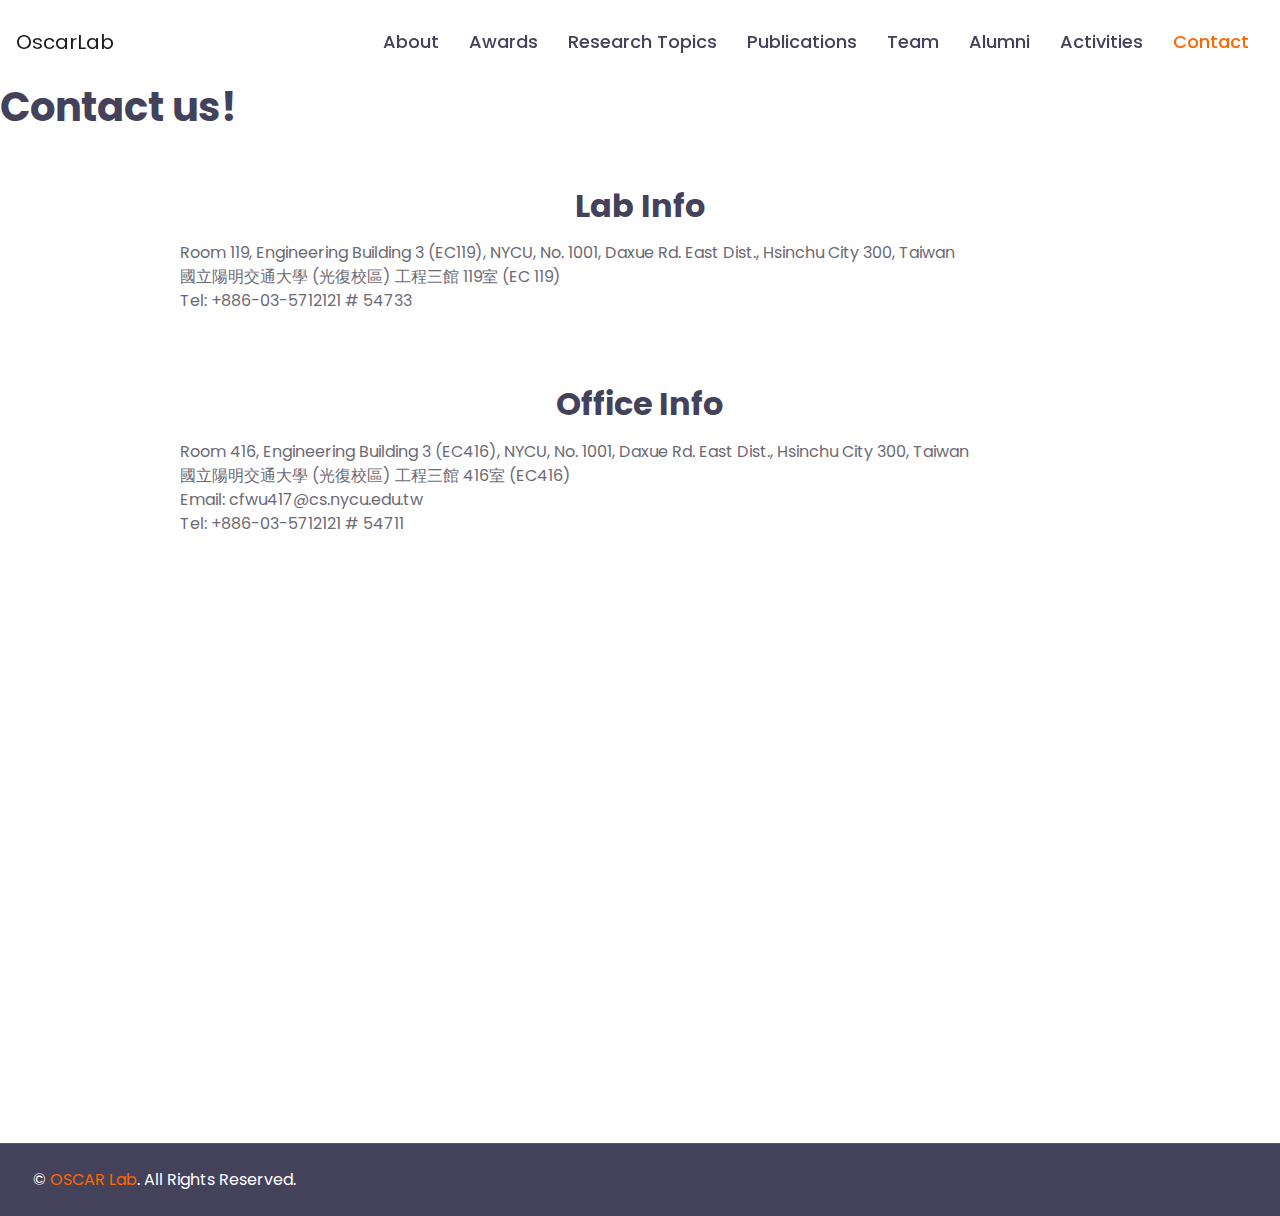
<file: contact.html>
<!DOCTYPE html>
<html lang="en">

<head>
    <meta charset="utf-8">
    <title>Oscar Lab - Activity</title>
    <meta content="width=device-width, initial-scale=1.0" name="viewport">
    <meta content="Free HTML Templates" name="keywords">
    <meta content="Free HTML Templates" name="description">

    <!-- Favicon -->
    <link href="img/nycu.ico" rel="icon">

    <!-- Google Web Fonts -->
    <link rel="preconnect" href="https://fonts.gstatic.com">
    <link href="https://fonts.googleapis.com/css2?family=Poppins:wght@400;500;600;700&display=swap" rel="stylesheet"> 

    <!-- Font Awesome -->
    <link href="https://cdnjs.cloudflare.com/ajax/libs/font-awesome/5.10.0/css/all.min.css" rel="stylesheet">

    <!-- Libraries Stylesheet -->
    <link href="lib/owlcarousel/assets/owl.carousel.min.css" rel="stylesheet">

    <!-- Customized Bootstrap Stylesheet -->
    <link href="css/style.css" rel="stylesheet">
</head>

<body>
    <!-- =========   Sticky Header   ========= -->
    <header id="main-header" class="sticky-top">
    <nav class="navbar navbar-expand-lg navbar-light sticky-top" style="box-shadow: none;">
        <div class="container-fluid px-0">
            <!-- LOGO -->
            <a class="navbar-brand oscarlab-logo" href="index.html">
                <span class="oscar-text">Oscar</span><span class="lab-block">Lab</span>
            </a>
            <!-- Hamburger Button -->
            <button class="navbar-toggler" type="button" data-toggle="collapse" data-target="#navbarCollapse"
                aria-controls="navbarCollapse" aria-expanded="false" aria-label="Toggle navigation">
                <span class="navbar-toggler-icon"></span>
            </button>
            <!-- Navigation Menu -->
            <div class="collapse navbar-collapse" id="navbarCollapse">
                <ul class="navbar-nav align-items-lg-center ml-auto">
                <li class="nav-item"><a href="index.html" class="nav-link">About</a></li>
                <li class="nav-item"><a href="awards.html" class="nav-link">Awards</a></li>
                <li class="nav-item"><a href="topics.html" class="nav-link">Research Topics</a></li>
                <li class="nav-item"><a href="publications.html" class="nav-link">Publications</a></li>
                <li class="nav-item"><a href="members.html" class="nav-link">Team</a></li>
                <li class="nav-item"><a href="alumi.html" class="nav-link">Alumni</a></li>
                <li class="nav-item"><a href="activity.html" class="nav-link">Activities</a></li>
                <li class="nav-item"><a href="contact.html" class="nav-link active">Contact</a></li>
                </ul>
            </div>
        </div>
    </nav>
    </header>
    <!-- ========= End Sticky Header ========= -->


    <!-- Header Start -->
    <section class="topic-banner">
        <div class="container-fluid px-0">
            <h1 class="lab-banner-title">
                Contact&nbsp;us!
            </h1>
        </div>
    </section>
    <!-- Header End -->

    <!-- ===== Contact Main ===== -->
    <section class="contact-section py-5">
    <div class="container-xxl px-lg-5">

        <h2 class="contact-heading text-center mb-3">Lab Info</h2>
        <p class="mx-auto text-left mb-4 contact-info" style="max-width:920px;">
            Room 119, Engineering Building 3 (EC119), NYCU, No. 1001, Daxue Rd. East Dist., Hsinchu City 300, Taiwan <br>
            國立陽明交通大學 (光復校區) 工程三館 119室 (EC 119)<br>
            Tel: +886-03-5712121 # 54733
        </p>

        <br>
        <br>

        <h2 class="contact-heading text-center mb-3">Office Info</h2>
        <p class="mx-auto text-left mb-4 contact-info" style="max-width:920px;">
            Room 416, Engineering Building 3 (EC416), NYCU, No. 1001, Daxue Rd. East Dist., Hsinchu City 300, Taiwan <br>
            國立陽明交通大學 (光復校區) 工程三館 416室 (EC416) <br>
            Email: cfwu417@cs.nycu.edu.tw <br>
            Tel: +886-03-5712121 # 54711
        </p>

        <!-- <br> -->

        <!-- ===== Google Map Embed ===== -->
        <div class="map-container mt-4 mb-5">
        <iframe
            src="https://www.google.com/maps/embed?pb=!1m18!1m12!1m3!1d10998.206910067447!2d120.98887857131308!3d24.783661309143795!2m3!1f0!2f0!3f0!3m2!1i1024!2i768!4f13.1!3m3!1m2!1s0x3468360f96adabd7%3A0xedfd1ba0fa6c6bf7!2z5ZyL56uL6Zm95piO5Lqk6YCa5aSn5a24IOW3peeoi-S4iemkqA!5e0!3m2!1szh-TW!2stw!4v1747307669087!5m2!1szh-TW!2stw"
            width="100%" height="480" style="border:0;" allowfullscreen="" loading="lazy"
            referrerpolicy="no-referrer-when-downgrade">
        </iframe>
        </div>

    </div>
    </section>
    <!-- ===== End Contact Main ===== -->

    <!-- Footer Start -->
    <div class="container-fluid bg-dark text-white border-top py-4 px-sm-3 px-md-5" style="border-color: rgba(256, 256, 256, .1) !important;">
        <div class="row">
            <div class="text-left">
                <p class="m-0 text-white">
                    &copy; <a href="#">OSCAR Lab</a>. 
                    All Rights Reserved. 
                    <!-- Designed by <a href="https://htmlcodex.com">HTML Codex</a> 
                            and <a href="https://www.freepik.com">Freepik</a>. -->
                </p>
            </div>
            <!--             
            <div class="col-lg-6 text-center text-md-right">
                <a class="btn btn-outline-light btn-square mr-2" href="#"><i class="fab fa-twitter"></i></a>
                <a class="btn btn-outline-light btn-square mr-2" href="#"><i class="fab fa-facebook-f"></i></a>
                <a class="btn btn-outline-light btn-square mr-2" href="#"><i class="fab fa-linkedin-in"></i></a>
                <a class="btn btn-outline-light btn-square" href="#"><i class="fab fa-instagram"></i></a>
            </div>
             -->
        </div>
    </div>
    <!-- Footer End -->


    <!-- Back to Top -->
    <a href="#" class="btn btn-lg btn-primary btn-lg-square back-to-top"><i class="fa fa-angle-double-up"></i></a>

    <!-- JavaScript Libraries -->
    <script src="https://code.jquery.com/jquery-3.4.1.min.js"></script>
    <script src="https://stackpath.bootstrapcdn.com/bootstrap/4.4.1/js/bootstrap.bundle.min.js"></script>
    <script src="lib/easing/easing.min.js"></script>
    <script src="lib/owlcarousel/owl.carousel.min.js"></script>

    <!-- Contact Javascript File -->
    <script src="mail/jqBootstrapValidation.min.js"></script>
    <script src="mail/contact.js"></script>

    <!-- Template Javascript -->
    <script src="js/main.js"></script>
</body>

</html>
</file>
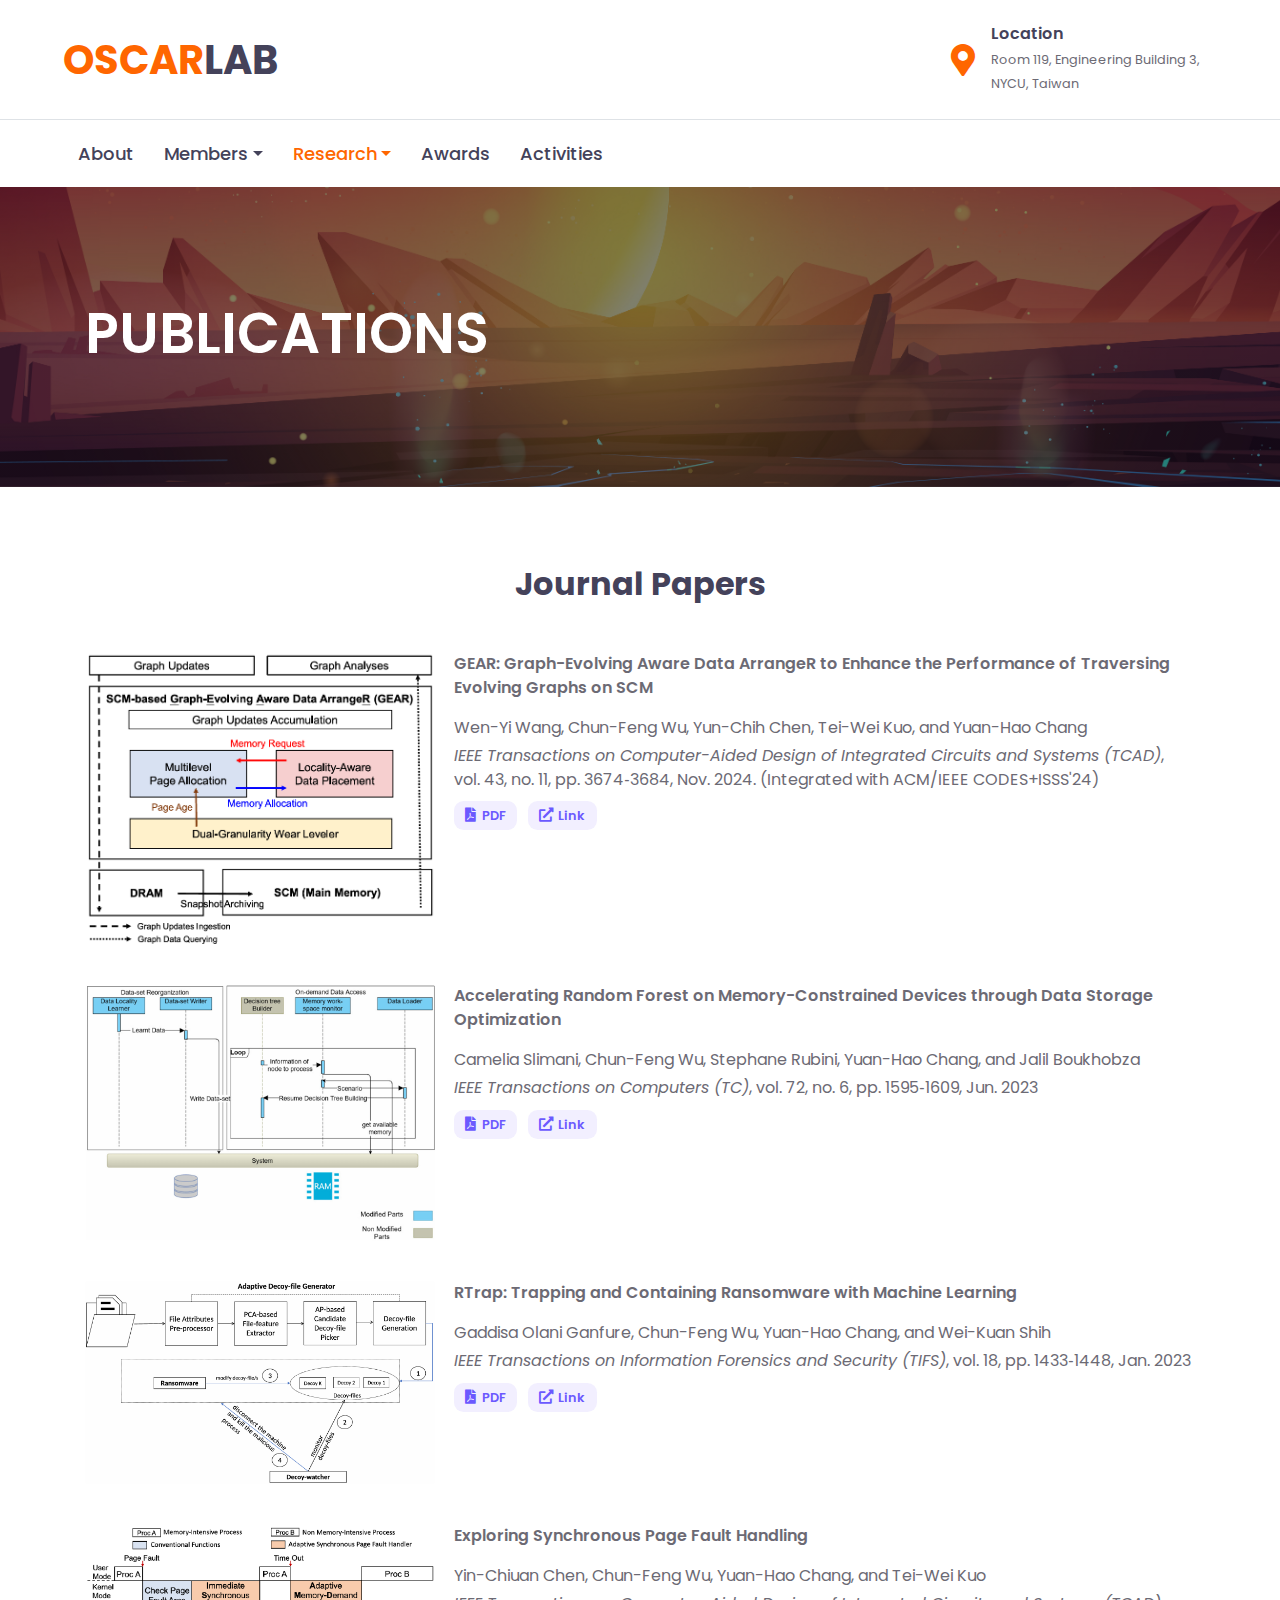
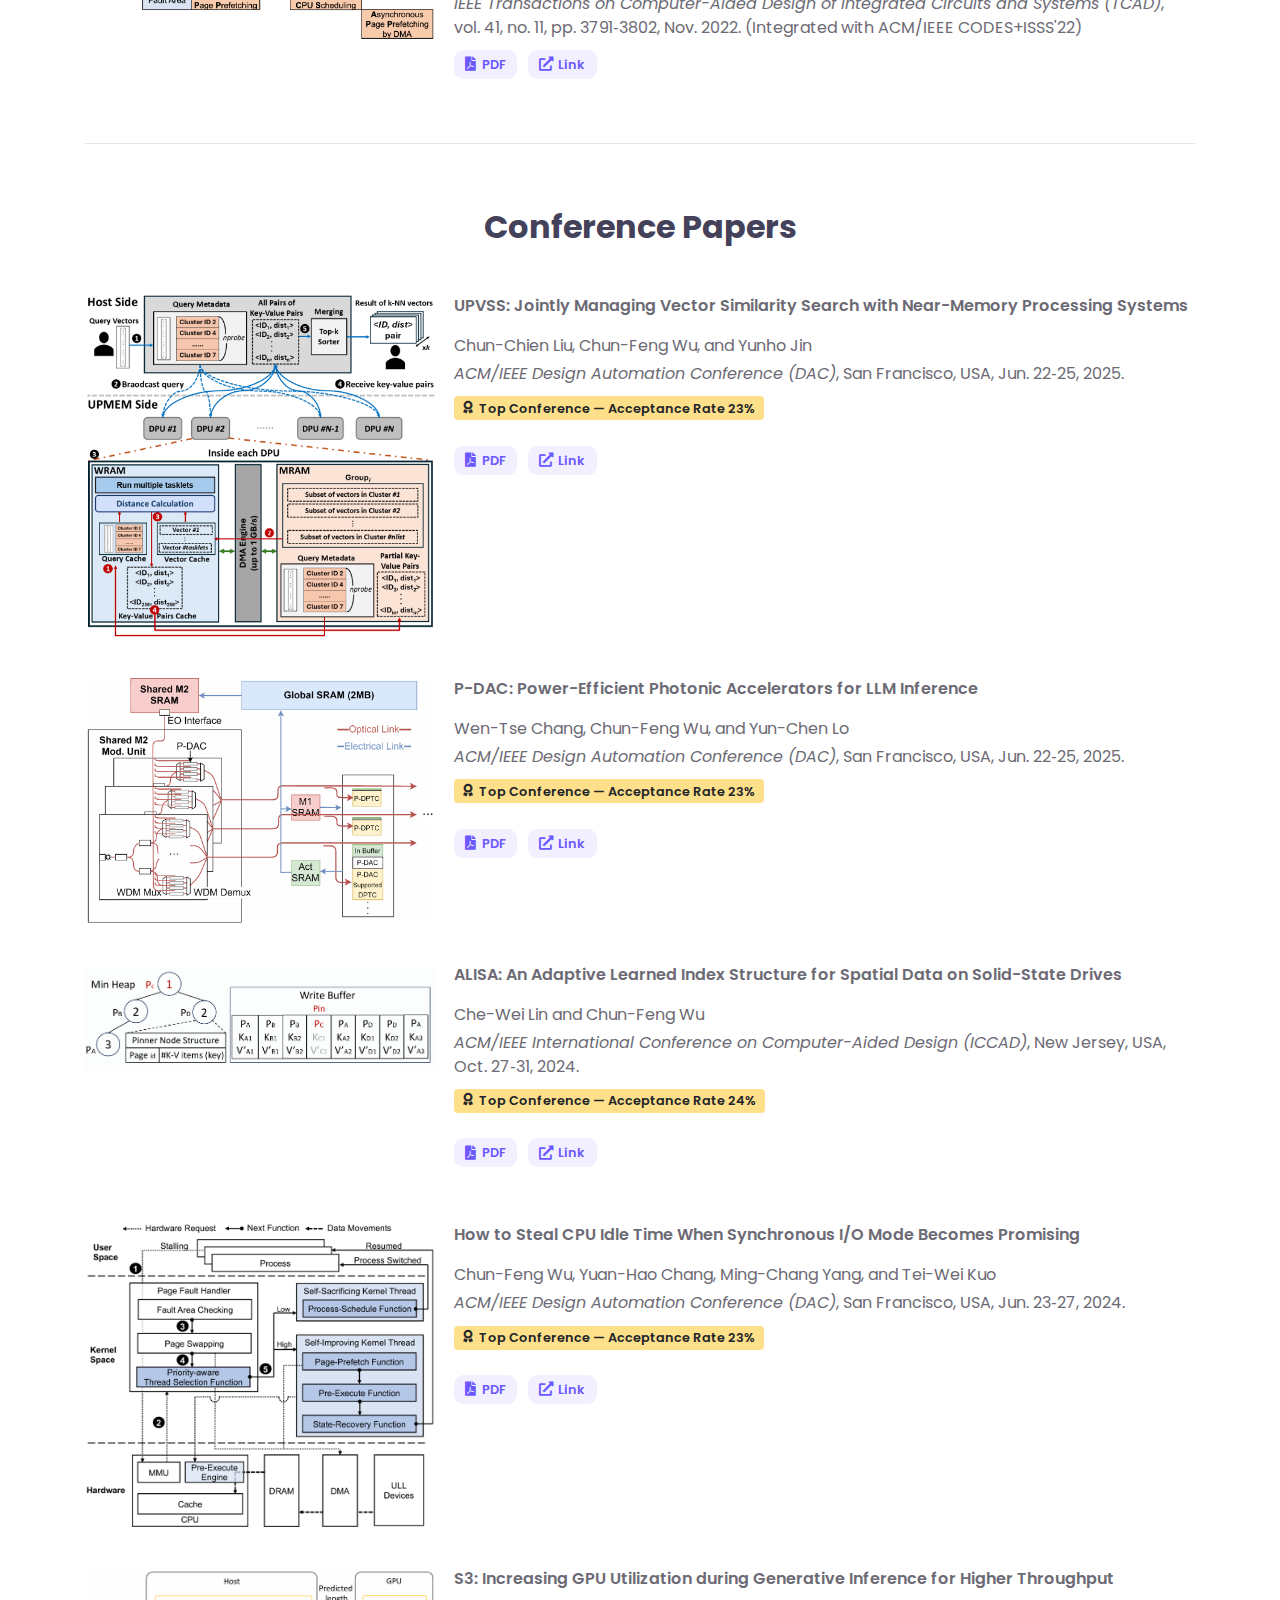
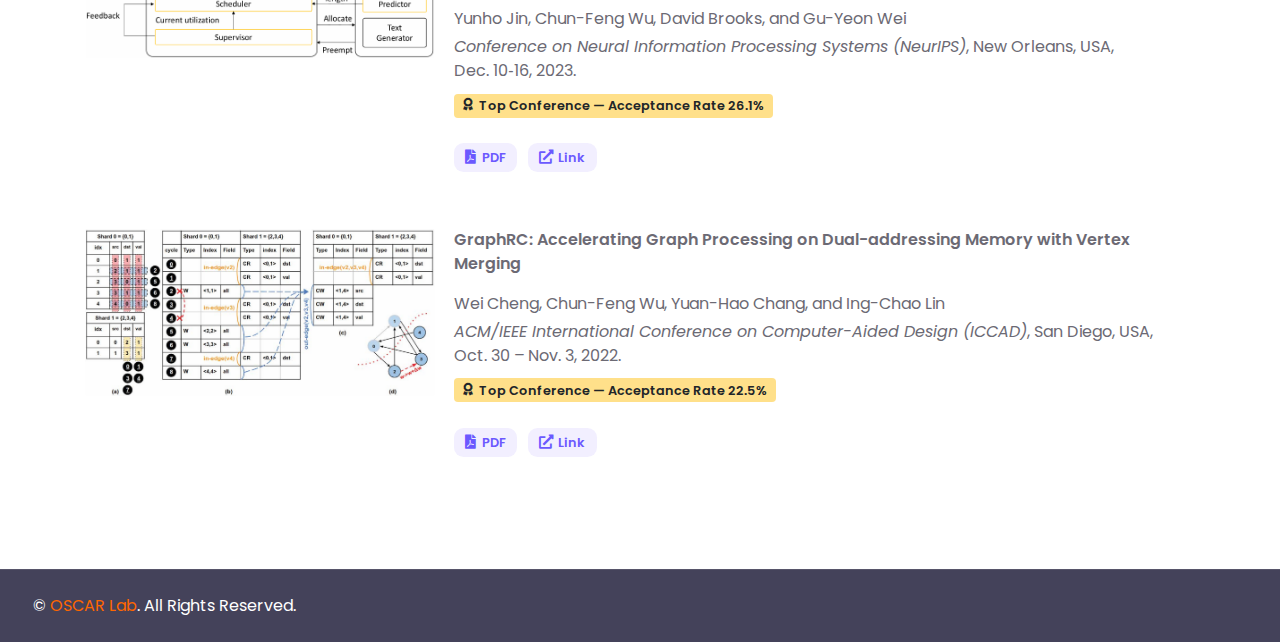
<file: publications.html>
<!DOCTYPE html>
<html lang="en">

<head>
    <meta charset="utf-8">
    <title>Oscar Lab - Publications</title>
    <meta content="width=device-width, initial-scale=1.0" name="viewport">
    <meta content="Free HTML Templates" name="keywords">
    <meta content="Free HTML Templates" name="description">

    <!-- Favicon -->
    <link href="img/nycu.ico" rel="icon">

    <!-- Google Web Fonts -->
    <link rel="preconnect" href="https://fonts.gstatic.com">
    <link href="https://fonts.googleapis.com/css2?family=Poppins:wght@400;500;600;700&display=swap" rel="stylesheet">

    <!-- Font Awesome -->
    <link href="https://cdnjs.cloudflare.com/ajax/libs/font-awesome/5.10.0/css/all.min.css" rel="stylesheet">

    <!-- Libraries Stylesheet -->
    <link href="lib/owlcarousel/assets/owl.carousel.min.css" rel="stylesheet">

    <!-- Customized Bootstrap Stylesheet -->
    <link href="css/style.css" rel="stylesheet">
    <style>
        /* --- simple publication layout helpers --- */
        .pub-section {
            margin-bottom: 3rem;
        }
        .pub-section h2 {
            margin-bottom: 3rem;
        }
        h2#conference {
            text-align: center;
        }
        h2#journal  {
            text-align: center;
        }
        .pub-entry {
            display: flex;
            flex-wrap: wrap;
            margin-bottom: 2.5rem;
        }
        .pub-thumb img {
            width: 350px;
            height: auto;
            object-fit: cover;
            border-radius: 4px;
        }
        .pub-text {
            flex: 1 1 0;
            margin-left: 1.2rem;
        }
        .pub-title {
            font-weight: 600;
        }
        .pub-links a {
            font-size: 0.9rem;
            text-decoration: underline;
        }
        /* --- Top‑Conference badge --- */
        .pub-badge {
            display:inline-flex;
            align-items:center;
            margin-top:.4rem;
            padding:.15rem .55rem;
            background:#ffe08a;
            color:#212529;
            font-size:.8rem;
            font-weight:600;
            border-radius:.25rem
        }
        .pub-badge i {
            margin-right:.35rem
        }


        /* ===== 連結圖示「Chip」樣式 ===== */
        .pub-icons{                     /* 整行容器 */
            margin-top:.6rem;
            display:flex;
            gap:.65rem;                 /* 兩顆 chip 間距 */
        }

        .pub-chip{                      /* 單一 chip */
            display:inline-flex;
            align-items:center;
            gap:.35rem;                 /* 圖示與文字間距 */
            padding:.3rem .7rem;
            background:#f2efff;         /* 淡紫底色 */
            color:#6b59ff;              /* 文字與圖示顏色 */
            font-size:.8rem;
            font-weight:600;
            border-radius:.6rem;
            text-decoration:none;       /* 去掉底線 */
            transition:background .15s;
        }
        .pub-chip:hover{
            background:#e5deff;         /* 滑過變深一點 */
            text-decoration:none;
        }
        .pub-chip i{
            font-size:.9rem;            /* 圖示稍微大一點 */
        }



        @media (max-width: 576px) {
            .pub-thumb img {
                width: 100%;
                margin-bottom: 0.5rem;
            }
            .pub-text {
                margin-left: 0;
            }
        }
    </style>
</head>

<body>
    <!-- Topbar Start -->
    <div class="container-fluid d-none d-lg-block">
        <div class="row align-items-center py-4 px-xl-5">
            <div class="col-lg-5">
                <a href="index.html" class="text-decoration-none">
                    <h1 class="m-0"><span class="text-primary">OSCAR</span>LAB</h1>
                </a>
            </div>
            <div class="col-lg-3 text-right ml-auto">
                <div class="d-inline-flex align-items-center">
                    <i class="fa fa-2x fa-map-marker-alt text-primary mr-3"></i>
                    <div class="text-left">
                        <h6 class="font-weight-semi-bold mb-1">Location</h6>
                        <small>Room 119, Engineering Building 3, NYCU, Taiwan</small>
                    </div>
                </div>
            </div>
            <!-- <div class="col-lg-3 text-right">
                <div class="d-inline-flex align-items-center">
                    <i class="fa fa-2x fa-envelope text-primary mr-3"></i>
                    <div class="text-left">
                        <h6 class="font-weight-semi-bold mb-1">Email Us</h6>
                        <small>oscarlab2022@gmail.com</small>
                    </div>
                </div>
            </div> -->
        </div>
    </div>
    <!-- Topbar End -->

    <!-- Navbar Start -->
    <div class="container-fluid">
        <div class="row border-top px-xl-5">
            <div class="col-lg-9">
                <nav class="navbar navbar-expand-lg bg-light navbar-light py-3 py-lg-0 px-0">
                    <a href="" class="text-decoration-none d-block d-lg-none">
                        <h1 class="m-0"><span class="text-primary">OSCAR</span>LAB</h1>
                    </a>
                    <button type="button" class="navbar-toggler" data-toggle="collapse" data-target="#navbarCollapse">
                        <span class="navbar-toggler-icon"></span>
                    </button>
                    <div class="collapse navbar-collapse justify-content-between" id="navbarCollapse">
                        <div class="navbar-nav py-0">
                            <a href="index.html" class="nav-item nav-link">About</a>
                            <div class="nav-item dropdown">
                                <a href="#" class="nav-link dropdown-toggle" data-toggle="dropdown">Members</a>
                                <div class="dropdown-menu rounded-0 m-0">
                                    <a href="members.html" class="dropdown-item">Current Members</a>
                                    <a href="alumi.html" class="dropdown-item">Alumni</a>
                                </div>
                            </div>
                            <div class="nav-item dropdown">
                                <a href="#" class="nav-link dropdown-toggle active" data-toggle="dropdown">Research</a>
                                <div class="dropdown-menu rounded-0 m-0">
                                    <a href="topics.html" class="dropdown-item">Topics</a>
                                    <a href="publications.html" class="dropdown-item active">Publications</a>
                                </div>
                            </div>
                            <a href="awards.html" class="nav-item nav-link">Awards</a>
                            <a href="activity.html" class="nav-item nav-link">Activities</a>
                        </div>
                    </div>
                </nav>
            </div>
        </div>
    </div>
    <!-- Navbar End -->

    <!-- Header Start -->
    <div class="container-fluid page-header" style="margin-bottom: 30px;">
        <div class="container">
            <div class="d-flex flex-column justify-content-center" style="min-height: 300px">
                <h3 class="display-4 text-white text-uppercase">PUBLICATIONS</h3>
            </div>
        </div>
    </div>
    <!-- Header End -->

    <!-- ===== Main Publications Content ===== -->
    <div class="container py-5">

        <!-- Journal Papers -->
        <div class="pub-section">
            <h2 id="journal">Journal Papers</h3>

            <!-- 2024 -->
            <!-- <h5 class="mt-4">2024</h5> -->
            <ul class="list-unstyled">
                <li class="pub-entry">
                    <div class="pub-thumb"><img src="img/pubs/tcad24_gear.png" alt="GEAR thumbnail"></div>
                    <div class="pub-text">
                        <p class="pub-title">GEAR: Graph-Evolving Aware Data ArrangeR to Enhance the Performance of Traversing Evolving Graphs on SCM</p>
                        <p class="mb-1">Wen-Yi Wang, Chun-Feng Wu, Yun-Chih Chen, Tei-Wei Kuo, and Yuan-Hao Chang</p>
                        <p class="mb-1"><em>IEEE Transactions on Computer-Aided Design of Integrated Circuits and Systems (TCAD)</em>, vol.&nbsp;43, no.&nbsp;11, pp.&nbsp;3674‑3684, Nov.&nbsp;2024. (Integrated with ACM/IEEE CODES+ISSS'24)</p>
                        <p class="pub-icons">
                            <a class="pub-chip" href="paper/tcad24_gear.pdf" target="_blank">
                                <i class="fas fa-file-pdf"></i><span>PDF</span>
                            </a>
                            <a class="pub-chip" href="https://ieeexplore.ieee.org/document/10745823" target="_blank">
                                <i class="fas fa-external-link-alt"></i><span>Link</span>
                            </a>
                        </p>
                    </div>
                </li>
            </ul>

            <!-- 2023 -->
            <!-- <h5 class="mt-4">2023</h5> -->
            <ul class="list-unstyled">
                <li class="pub-entry">
                    <div class="pub-thumb"><img src="img/pubs/tc23_rf.png" alt="Random Forest thumbnail"></div>
                    <div class="pub-text">
                        <p class="pub-title">Accelerating Random Forest on Memory-Constrained Devices through Data Storage Optimization</p>
                        <p class="mb-1">Camelia Slimani, Chun-Feng Wu, Stephane Rubini, Yuan-Hao Chang, and Jalil Boukhobza</p>
                        <p class="mb-1"><em>IEEE Transactions on Computers (TC)</em>, vol.&nbsp;72, no.&nbsp;6, pp.&nbsp;1595‑1609, Jun.&nbsp;2023</p>
                        <p class="pub-icons">
                            <a class="pub-chip" href="paper/tc23_rf.pdf" target="_blank">
                                <i class="fas fa-file-pdf"></i><span>PDF</span>
                            </a>
                            <a class="pub-chip" href="https://ieeexplore.ieee.org/document/9925082" target="_blank">
                                <i class="fas fa-external-link-alt"></i><span>Link</span>
                            </a>
                        </p>
                    </div>
                </li>
                <li class="pub-entry">
                    <div class="pub-thumb"><img src="img/pubs/tifs23_rtrap.png" alt="RTrap thumbnail"></div>
                    <div class="pub-text">
                        <p class="pub-title">RTrap: Trapping and Containing Ransomware with Machine Learning</p>
                        <p class="mb-1">Gaddisa Olani Ganfure, Chun-Feng Wu, Yuan-Hao Chang, and Wei-Kuan Shih</p>
                        <p class="mb-1"><em>IEEE Transactions on Information Forensics and Security (TIFS)</em>, vol.&nbsp;18, pp.&nbsp;1433‑1448, Jan.&nbsp;2023</p>
                        <p class="pub-icons">
                            <a class="pub-chip" href="paper/tifs23_rtrap.pdf" target="_blank">
                                <i class="fas fa-file-pdf"></i><span>PDF</span>
                            </a>
                            <a class="pub-chip" href="https://ieeexplore.ieee.org/document/10026355" target="_blank">
                                <i class="fas fa-external-link-alt"></i><span>Link</span>
                            </a>
                        </p>
                    </div>
                </li>
            </ul>

            <!-- 2022 -->
            <!-- <h5 class="mt-4">2022</h5> -->
            <ul class="list-unstyled">
                <li class="pub-entry">
                    <div class="pub-thumb"><img src="img/pubs/tcad22_syncpf.png" alt="Exploring Synchronous Page Fault Handling thumbnail"></div>
                    <div class="pub-text">
                        <p class="pub-title">Exploring Synchronous Page Fault Handling</p>
                        <p class="mb-1">Yin-Chiuan Chen, Chun-Feng Wu, Yuan-Hao Chang, and Tei-Wei Kuo</p>
                        <p class="mb-1"><em>IEEE Transactions on Computer-Aided Design of Integrated Circuits and Systems (TCAD)</em>, vol.&nbsp;41, no.&nbsp;11, pp.&nbsp;3791‑3802, Nov.&nbsp;2022. (Integrated with ACM/IEEE CODES+ISSS'22)</p>
                        <p class="pub-icons">
                            <a class="pub-chip" href="paper/tcad22_syncpf.pdf" target="_blank">
                                <i class="fas fa-file-pdf"></i><span>PDF</span>
                            </a>
                            <a class="pub-chip" href="https://ieeexplore.ieee.org/document/9925707" target="_blank">
                                <i class="fas fa-external-link-alt"></i><span>Link</span>
                            </a>
                        </p>
                    </div>
                </li>
            </ul>
        </div>

        <hr>
        <br>
        <br>

        <!-- Conference Papers -->
        <div class="pub-section">
            <h2 id="conference">Conference Papers</h3>

            <!-- 2025 -->
            <!-- <h5 class="mt-4">2025</h5> -->
            <ul class="list-unstyled">
                <li class="pub-entry">
                    <div class="pub-thumb"><img src="img/pubs/dac25_upvss.png" alt="UPVSS thumbnail"></div>
                    <div class="pub-text">
                        <p class="pub-title">UPVSS: Jointly Managing Vector Similarity Search with Near-Memory Processing Systems</p>
                        <p class="mb-1">Chun-Chien Liu, Chun-Feng Wu, and Yunho Jin</p>
                        <p class="mb-1"><em>ACM/IEEE Design Automation Conference (DAC)</em>, San Francisco, USA, Jun.&nbsp;22‑25, 2025.</p>
                        <p class="pub-badge"><i class="fas fa-award"></i>Top Conference — Acceptance Rate 23%</p>
                        <p class="pub-icons">
                            <a class="pub-chip" href="paper/dac25_upvss.pdf" target="_blank">
                                <i class="fas fa-file-pdf"></i><span>PDF</span>
                            </a>
                            <a class="pub-chip" href="https://62dac.conference-program.com/presentation/?id=RESEARCH1048&sess=sess163" target="_blank">
                                <i class="fas fa-external-link-alt"></i><span>Link</span>
                            </a>
                        </p>
                    </div>
                </li>
                <li class="pub-entry">
                    <div class="pub-thumb"><img src="img/pubs/dac25_pdac.png" alt="P-DAC thumbnail"></div>
                    <div class="pub-text">
                        <p class="pub-title">P-DAC: Power-Efficient Photonic Accelerators for LLM Inference</p>
                        <p class="mb-1">Wen-Tse Chang, Chun-Feng Wu, and Yun-Chen Lo</p>
                        <p class="mb-1"><em>ACM/IEEE Design Automation Conference (DAC)</em>, San Francisco, USA, Jun.&nbsp;22‑25, 2025.</p>
                        <p class="pub-badge"><i class="fas fa-award"></i>Top Conference — Acceptance Rate 23%</p>
                        <p class="pub-icons">
                            <a class="pub-chip" href="paper/dac25_pdac.pdf" target="_blank">
                                <i class="fas fa-file-pdf"></i><span>PDF</span>
                            </a>
                            <a class="pub-chip" href="https://62dac.conference-program.com/presentation/?id=RESEARCH1293&sess=sess120" target="_blank">
                                <i class="fas fa-external-link-alt"></i><span>Link</span>
                            </a>
                        </p>
                    </div>
                </li>
            </ul>

            <!-- 2024 -->
            <!-- <h5 class="mt-4">2024</h5> -->
            <ul class="list-unstyled">
                <li class="pub-entry">
                    <div class="pub-thumb"><img src="img/pubs/iccad24_alisa.png" alt="ALISA thumbnail"></div>
                    <div class="pub-text">
                        <p class="pub-title">ALISA: An Adaptive Learned Index Structure for Spatial Data on Solid-State Drives</p>
                        <p class="mb-1">Che-Wei Lin and Chun-Feng Wu</p>
                        <p class="mb-1"><em>ACM/IEEE International Conference on Computer-Aided Design (ICCAD)</em>, New Jersey, USA, Oct.&nbsp;27‑31, 2024.</p>
                        <p class="pub-badge"><i class="fas fa-award"></i>Top Conference — Acceptance Rate 24%</p>
                        <p class="pub-icons">
                            <a class="pub-chip" href="paper/iccad24_alisa.pdf" target="_blank">
                                <i class="fas fa-file-pdf"></i><span>PDF</span>
                            </a>
                            <a class="pub-chip" href="https://dl.acm.org/doi/10.1145/3676536.3676677" target="_blank">
                                <i class="fas fa-external-link-alt"></i><span>Link</span>
                            </a>
                        </p>
                    </div>
                </li>
                <li class="pub-entry">
                    <div class="pub-thumb"><img src="img/pubs/dac24_cpu_idle.png" alt="CPU Idle thumbnail"></div>
                    <div class="pub-text">
                        <p class="pub-title">How to Steal CPU Idle Time When Synchronous I/O Mode Becomes Promising</p>
                        <p class="mb-1">Chun-Feng Wu, Yuan-Hao Chang, Ming-Chang Yang, and Tei-Wei Kuo</p>
                        <p class="mb-1"><em>ACM/IEEE Design Automation Conference (DAC)</em>, San Francisco, USA, Jun.&nbsp;23‑27, 2024.</p>
                        <p class="pub-badge"><i class="fas fa-award"></i>Top Conference — Acceptance Rate 23%</p>
                        <p class="pub-icons">
                            <a class="pub-chip" href="paper/dac24_cpu_idle.pdf" target="_blank">
                                <i class="fas fa-file-pdf"></i><span>PDF</span>
                            </a>
                            <a class="pub-chip" href="https://dl.acm.org/doi/abs/10.1145/3649329.3655929" target="_blank">
                                <i class="fas fa-external-link-alt"></i><span>Link</span>
                            </a>
                        </p>
                    </div>
                </li>
            </ul>

            <!-- 2023 -->
            <!-- <h5 class="mt-4">2023</h5> -->
            <ul class="list-unstyled">
                <li class="pub-entry">
                    <div class="pub-thumb"><img src="img/pubs/neurips23_s3.png" alt="S3 thumbnail"></div>
                    <div class="pub-text">
                        <p class="pub-title">S3: Increasing GPU Utilization during Generative Inference for Higher Throughput</p>
                        <p class="mb-1">Yunho Jin, Chun-Feng Wu, David Brooks, and Gu-Yeon Wei</p>
                        <p class="mb-1"><em>Conference on Neural Information Processing Systems (NeurIPS)</em>, New Orleans, USA, Dec.&nbsp;10‑16, 2023.</p>
                        <p class="pub-badge"><i class="fas fa-award"></i>Top Conference — Acceptance Rate 26.1%</p>
                        <p class="pub-icons">
                            <a class="pub-chip" href="paper/neurips23_s3.pdf" target="_blank">
                                <i class="fas fa-file-pdf"></i><span>PDF</span>
                            </a>
                            <a class="pub-chip" href="https://dl.acm.org/doi/10.5555/3666122.3666913" target="_blank">
                                <i class="fas fa-external-link-alt"></i><span>Link</span>
                            </a>
                        </p>
                    </div>
                </li>
            </ul>

            <!-- 2022 -->
            <!-- <h5 class="mt-4">2022</h5> -->
            <ul class="list-unstyled">
                <li class="pub-entry">
                    <div class="pub-thumb"><img src="img/pubs/iccad22_graphrc.png" alt="GraphRC thumbnail"></div>
                    <div class="pub-text">
                        <p class="pub-title">GraphRC: Accelerating Graph Processing on Dual-addressing Memory with Vertex Merging</p>
                        <p class="mb-1">Wei Cheng, Chun-Feng Wu, Yuan-Hao Chang, and Ing-Chao Lin</p>
                        <p class="mb-1"><em>ACM/IEEE International Conference on Computer-Aided Design (ICCAD)</em>, San Diego, USA, Oct.&nbsp;30 – Nov.&nbsp;3, 2022.</p>
                        <p class="pub-badge"><i class="fas fa-award"></i>Top Conference — Acceptance Rate 22.5%</p>
                        <p class="pub-icons">
                            <a class="pub-chip" href="paper/iccad22_graphrc.pdf" target="_blank">
                                <i class="fas fa-file-pdf"></i><span>PDF</span>
                            </a>
                            <a class="pub-chip" href="https://dl.acm.org/doi/10.1145/3508352.3549408" target="_blank">
                                <i class="fas fa-external-link-alt"></i><span>Link</span>
                            </a>
                        </p>
                    </div>
                </li>
            </ul>
        </div>

    </div>
    <!-- ===== End Main Publications Content ===== -->

    <!-- Footer Start -->
    <div class="container-fluid bg-dark text-white border-top py-4 px-sm-3 px-md-5" style="border-color: rgba(256, 256, 256, .1) !important;">
        <div class="row">
            <div class="text-left">
                <p class="m-0 text-white">
                    &copy; <a href="#">OSCAR Lab</a>.
                    All Rights Reserved.
                    <!-- Designed by <a href="https://htmlcodex.com">HTML Codex</a>
                    and <a href="https://www.freepik.com">Freepik</a>. -->
                </p>
            </div>
        </div>
    </div>
    <!-- Footer End -->

    <!-- Back to Top -->
    <a href="#" class="btn btn-lg btn-primary btn-lg-square back-to-top"><i class="fa fa-angle-double-up"></i></a>

    <!-- JavaScript Libraries -->
    <script src="https://code.jquery.com/jquery-3.4.1.min.js"></script>
    <script src="https://stackpath.bootstrapcdn.com/bootstrap/4.4.1/js/bootstrap.bundle.min.js"></script>
    <script src="lib/easing/easing.min.js"></script>
    <script src="lib/owlcarousel/owl.carousel.min.js"></script>

    <!-- Contact Javascript File -->
    <script src="mail/jqBootstrapValidation.min.js"></script>
    <script src="mail/contact.js"></script>

    <!-- Template Javascript -->
    <script src="js/main.js"></script>
</body>

</html>
</file>
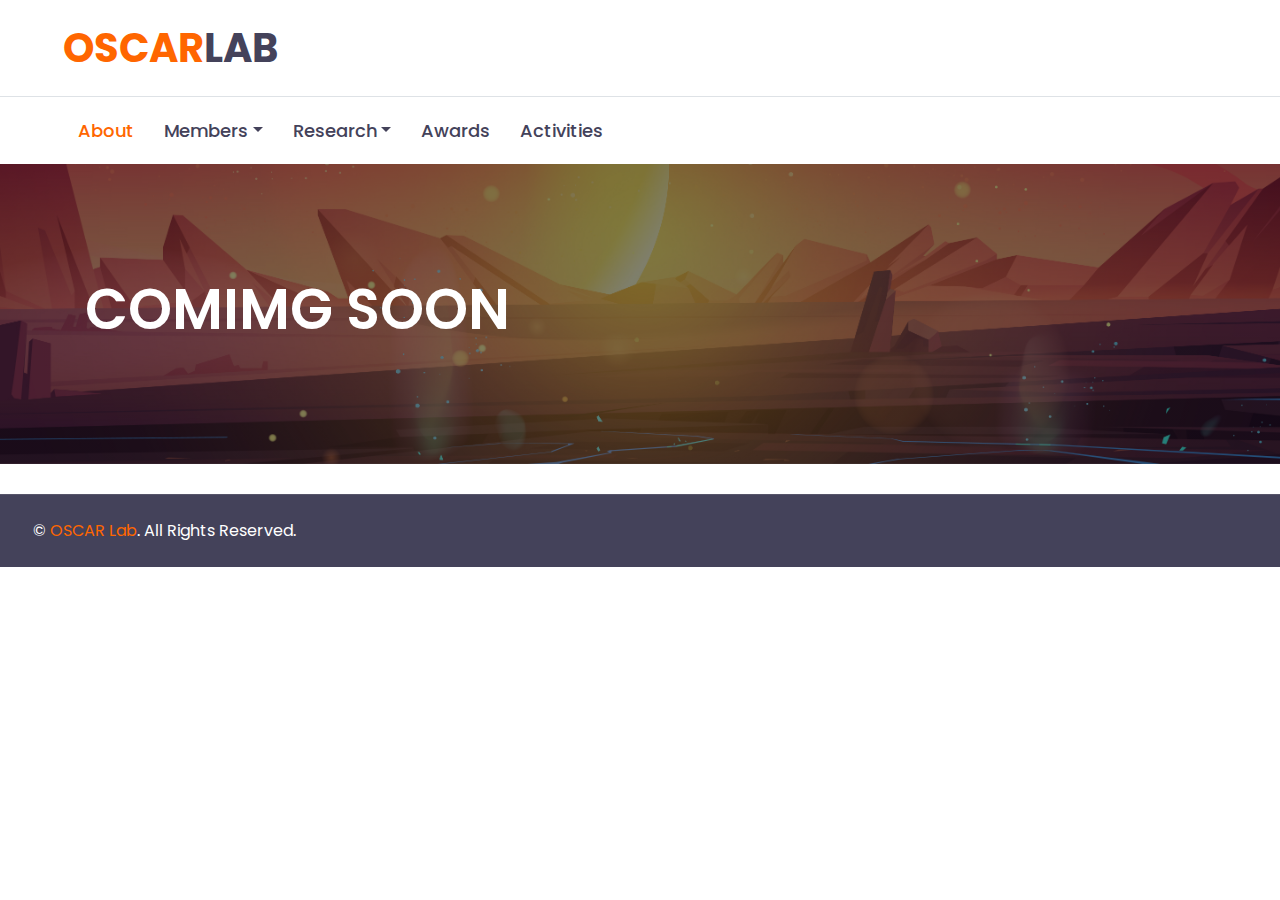
<file: topics.html>
<!DOCTYPE html>
<html lang="en">

<head>
    <meta charset="utf-8">
    <title>Oscar Lab - Topics</title>
    <meta content="width=device-width, initial-scale=1.0" name="viewport">
    <meta content="Free HTML Templates" name="keywords">
    <meta content="Free HTML Templates" name="description">

    <!-- Favicon -->
    <link href="img/nycu.ico" rel="icon">

    <!-- Google Web Fonts -->
    <link rel="preconnect" href="https://fonts.gstatic.com">
    <link href="https://fonts.googleapis.com/css2?family=Poppins:wght@400;500;600;700&display=swap" rel="stylesheet"> 

    <!-- Font Awesome -->
    <link href="https://cdnjs.cloudflare.com/ajax/libs/font-awesome/5.10.0/css/all.min.css" rel="stylesheet">

    <!-- Libraries Stylesheet -->
    <link href="lib/owlcarousel/assets/owl.carousel.min.css" rel="stylesheet">

    <!-- Customized Bootstrap Stylesheet -->
    <link href="css/style.css" rel="stylesheet">
</head>

<body>
<!-- =========   Sticky Header   ========= -->
<header class="sticky-top bg-white" id="main-header">
    <!-- Topbar Start -->
    <div class="container-fluid d-none d-lg-block">
        <div class="row align-items-center py-4 px-xl-5">
            <div class="col-lg-5">
                <a href="index.html" class="text-decoration-none">
                    <h1 class="m-0"><span class="text-primary">OSCAR</span>LAB</h1>
                </a>
            </div>
            <!-- <div class="col-lg-3 text-right ml-auto">
                <div class="d-inline-flex align-items-center">
                    <i class="fa fa-2x fa-map-marker-alt text-primary mr-3"></i>
                    <div class="text-left">
                        <h6 class="font-weight-semi-bold mb-1">Location</h6>
                        <small>Room 119, Engineering Building 3, NYCU, Taiwan</small>
                    </div>
                </div>
            </div> -->
            <!-- <div class="col-lg-3 text-right">
                <div class="d-inline-flex align-items-center">
                    <i class="fa fa-2x fa-envelope text-primary mr-3"></i>
                    <div class="text-left">
                        <h6 class="font-weight-semi-bold mb-1">Email Us</h6>
                        <small>oscarlab2022@gmail.com</small>
                    </div>
                </div>
            </div> -->
        </div>
    </div>
    <!-- Topbar End -->


    <!-- Navbar Start -->
    <div class="container-fluid">
        <div class="row border-top px-xl-5">
            <div class="col-lg-9">
                <nav class="navbar navbar-expand-lg bg-light navbar-light py-3 py-lg-0 px-0">
                    <a href="" class="text-decoration-none d-block d-lg-none">
                        <h1 class="m-0"><span class="text-primary">OSCAR</span>LAB</h1>
                    </a>
                    <button type="button" class="navbar-toggler" data-toggle="collapse" data-target="#navbarCollapse">
                        <span class="navbar-toggler-icon"></span>
                    </button>
                    <div class="collapse navbar-collapse justify-content-between" id="navbarCollapse">
                        <div class="navbar-nav py-0">
                            <a href="index.html" class="nav-item nav-link active">About</a>
                            <div class="nav-item dropdown">
                                <a href="#" class="nav-link dropdown-toggle" data-toggle="dropdown">Members</a>
                                <div class="dropdown-menu rounded-0 m-0">
                                    <a href="members.html" class="dropdown-item">Current Members</a>
                                    <a href="alumi.html" class="dropdown-item">Alumni</a>
                                </div>
                            </div>
                            <div class="nav-item dropdown">
                                <a href="#" class="nav-link dropdown-toggle" data-toggle="dropdown">Research</a>
                                <div class="dropdown-menu rounded-0 m-0">
                                    <a href="topics.html" class="dropdown-item">Topics</a>
                                    <a href="publications.html" class="dropdown-item">Publications</a>
                                </div>
                            </div>
                            <a href="awards.html" class="nav-item nav-link">Awards</a>
                            <a href="activity.html" class="nav-item nav-link">Activities</a>
                        </div>
                    </div>
                </nav>
            </div>
        </div>
    </div>
    <!-- Navbar End -->
</header>
<!-- ========= End Sticky Header ========= -->


    <!-- Header Start -->
    <div class="container-fluid page-header" style="margin-bottom: 30px;">
        <div class="container">
            <div class="d-flex flex-column justify-content-center" style="min-height: 300px">
                <h3 class="display-4 text-white text-uppercase">COMIMG SOON</h3>
            </div>
        </div>
    </div>
    <!-- Header End -->

    <!-- Footer Start -->
    <div class="container-fluid bg-dark text-white border-top py-4 px-sm-3 px-md-5" style="border-color: rgba(256, 256, 256, .1) !important;">
        <div class="row">
            <div class="text-left">
                <p class="m-0 text-white">
                    &copy; <a href="#">OSCAR Lab</a>. 
                    All Rights Reserved. 
                    <!-- Designed by <a href="https://htmlcodex.com">HTML Codex</a> 
                            and <a href="https://www.freepik.com">Freepik</a>. -->
                </p>
            </div>
            <!--             
            <div class="col-lg-6 text-center text-md-right">
                <a class="btn btn-outline-light btn-square mr-2" href="#"><i class="fab fa-twitter"></i></a>
                <a class="btn btn-outline-light btn-square mr-2" href="#"><i class="fab fa-facebook-f"></i></a>
                <a class="btn btn-outline-light btn-square mr-2" href="#"><i class="fab fa-linkedin-in"></i></a>
                <a class="btn btn-outline-light btn-square" href="#"><i class="fab fa-instagram"></i></a>
            </div>
             -->
        </div>
    </div>
    <!-- Footer End -->


    <!-- Back to Top -->
    <a href="#" class="btn btn-lg btn-primary btn-lg-square back-to-top"><i class="fa fa-angle-double-up"></i></a>

    <!-- JavaScript Libraries -->
    <script src="https://code.jquery.com/jquery-3.4.1.min.js"></script>
    <script src="https://stackpath.bootstrapcdn.com/bootstrap/4.4.1/js/bootstrap.bundle.min.js"></script>
    <script src="lib/easing/easing.min.js"></script>
    <script src="lib/owlcarousel/owl.carousel.min.js"></script>

    <!-- Contact Javascript File -->
    <script src="mail/jqBootstrapValidation.min.js"></script>
    <script src="mail/contact.js"></script>

    <!-- Template Javascript -->
    <script src="js/main.js"></script>
</body>

</html>
</file>
<file: css/style.css>
/******* Bootstrap Theming ********/
/*!
 * Bootstrap v4.5.3 (https://getbootstrap.com/)
 * Copyright 2011-2020 The Bootstrap Authors
 * Copyright 2011-2020 Twitter, Inc.
 * Licensed under MIT (https://github.com/twbs/bootstrap/blob/main/LICENSE)
 */
:root {
  --blue: #007bff;
  --indigo: #6610f2;
  --purple: #6f42c1;
  --pink: #e83e8c;
  --red: #dc3545;
  --orange: #fd7e14;
  --yellow: #ffc107;
  --green: #28a745;
  --teal: #20c997;
  --cyan: #17a2b8;
  --white: #fff;
  --gray: #6c757d;
  --gray-dark: #343a40;
  --primary: #FF6600;
  --secondary: #F2F1F8;
  --success: #28a745;
  --info: #17a2b8;
  --warning: #ffc107;
  --danger: #dc3545;
  --light: #FFFFFF;
  --dark: #44425A;
  --breakpoint-xs: 0;
  --breakpoint-sm: 576px;
  --breakpoint-md: 768px;
  --breakpoint-lg: 992px;
  --breakpoint-xl: 1200px;
  --font-family-sans-serif: "Poppins", sans-serif;
  --font-family-monospace: SFMono-Regular, Menlo, Monaco, Consolas, "Liberation Mono", "Courier New", monospace;
}

*,
*::before,
*::after {
  box-sizing: border-box;
}

html {
  font-family: sans-serif;
  line-height: 1.15;
  -webkit-text-size-adjust: 100%;
  -webkit-tap-highlight-color: rgba(0, 0, 0, 0);
}

article, aside, figcaption, figure, footer, header, hgroup, main, nav, section {
  display: block;
}

body {
  margin: 0;
  font-family: "Poppins", sans-serif;
  font-size: 1rem;
  font-weight: 400;
  line-height: 1.5;
  color: #6C6A74;
  text-align: left;
  background-color: #fff;
}

[tabindex="-1"]:focus:not(:focus-visible) {
  outline: 0 !important;
}

hr {
  box-sizing: content-box;
  height: 0;
  overflow: visible;
}

h1, h2, h3, h4, h5, h6 {
  margin-top: 0;
  margin-bottom: 0.5rem;
}

p {
  margin-top: 0;
  margin-bottom: 1rem;
}

abbr[title],
abbr[data-original-title] {
  text-decoration: underline;
  text-decoration: underline dotted;
  cursor: help;
  border-bottom: 0;
  text-decoration-skip-ink: none;
}

address {
  margin-bottom: 1rem;
  font-style: normal;
  line-height: inherit;
}

ol,
ul,
dl {
  margin-top: 0;
  margin-bottom: 1rem;
}

ol ol,
ul ul,
ol ul,
ul ol {
  margin-bottom: 0;
}

dt {
  font-weight: 700;
}

dd {
  margin-bottom: .5rem;
  margin-left: 0;
}

blockquote {
  margin: 0 0 1rem;
}

b,
strong {
  font-weight: bolder;
}

small {
  font-size: 80%;
}

sub,
sup {
  position: relative;
  font-size: 75%;
  line-height: 0;
  vertical-align: baseline;
}

sub {
  bottom: -.25em;
}

sup {
  top: -.5em;
}

a {
  color: #FF6600;
  text-decoration: none;
  background-color: transparent;
}

a:hover {
  color: #b34700;
  text-decoration: underline;
}

a:not([href]):not([class]) {
  color: inherit;
  text-decoration: none;
}

a:not([href]):not([class]):hover {
  color: inherit;
  text-decoration: none;
}

pre,
code,
kbd,
samp {
  font-family: SFMono-Regular, Menlo, Monaco, Consolas, "Liberation Mono", "Courier New", monospace;
  font-size: 1em;
}

pre {
  margin-top: 0;
  margin-bottom: 1rem;
  overflow: auto;
  -ms-overflow-style: scrollbar;
}

figure {
  margin: 0 0 1rem;
}

img {
  vertical-align: middle;
  border-style: none;
}

svg {
  overflow: hidden;
  vertical-align: middle;
}

table {
  border-collapse: collapse;
}

caption {
  padding-top: 0.75rem;
  padding-bottom: 0.75rem;
  color: #6c757d;
  text-align: left;
  caption-side: bottom;
}

th {
  text-align: inherit;
  text-align: -webkit-match-parent;
}

label {
  display: inline-block;
  margin-bottom: 0.5rem;
}

button {
  border-radius: 0;
}

button:focus {
  outline: 1px dotted;
  outline: 5px auto -webkit-focus-ring-color;
}

input,
button,
select,
optgroup,
textarea {
  margin: 0;
  font-family: inherit;
  font-size: inherit;
  line-height: inherit;
}

button,
input {
  overflow: visible;
}

button,
select {
  text-transform: none;
}

[role="button"] {
  cursor: pointer;
}

select {
  word-wrap: normal;
}

button,
[type="button"],
[type="reset"],
[type="submit"] {
  -webkit-appearance: button;
}

button:not(:disabled),
[type="button"]:not(:disabled),
[type="reset"]:not(:disabled),
[type="submit"]:not(:disabled) {
  cursor: pointer;
}

button::-moz-focus-inner,
[type="button"]::-moz-focus-inner,
[type="reset"]::-moz-focus-inner,
[type="submit"]::-moz-focus-inner {
  padding: 0;
  border-style: none;
}

input[type="radio"],
input[type="checkbox"] {
  box-sizing: border-box;
  padding: 0;
}

textarea {
  overflow: auto;
  resize: vertical;
}

fieldset {
  min-width: 0;
  padding: 0;
  margin: 0;
  border: 0;
}

legend {
  display: block;
  width: 100%;
  max-width: 100%;
  padding: 0;
  margin-bottom: .5rem;
  font-size: 1.5rem;
  line-height: inherit;
  color: inherit;
  white-space: normal;
}

@media (max-width: 1200px) {
  legend {
    font-size: calc(1.275rem + 0.3vw) ;
  }
}

progress {
  vertical-align: baseline;
}

[type="number"]::-webkit-inner-spin-button,
[type="number"]::-webkit-outer-spin-button {
  height: auto;
}

[type="search"] {
  outline-offset: -2px;
  -webkit-appearance: none;
}

[type="search"]::-webkit-search-decoration {
  -webkit-appearance: none;
}

::-webkit-file-upload-button {
  font: inherit;
  -webkit-appearance: button;
}

output {
  display: inline-block;
}

summary {
  display: list-item;
  cursor: pointer;
}

template {
  display: none;
}

[hidden] {
  display: none !important;
}

h1, h2, h3, h4, h5, h6,
.h1, .h2, .h3, .h4, .h5, .h6 {
  margin-bottom: 0.5rem;
  font-weight: 500;
  line-height: 1.2;
  color: #44425A;
}

h1, .h1 {
  font-size: 2.5rem;
}

@media (max-width: 1200px) {
  h1, .h1 {
    font-size: calc(1.375rem + 1.5vw) ;
  }
}

h2, .h2 {
  font-size: 2rem;
}

@media (max-width: 1200px) {
  h2, .h2 {
    font-size: calc(1.325rem + 0.9vw) ;
  }
}

h3, .h3 {
  font-size: 1.75rem;
}

@media (max-width: 1200px) {
  h3, .h3 {
    font-size: calc(1.3rem + 0.6vw) ;
  }
}

h4, .h4 {
  font-size: 1.5rem;
}

@media (max-width: 1200px) {
  h4, .h4 {
    font-size: calc(1.275rem + 0.3vw) ;
  }
}

h5, .h5 {
  font-size: 1.25rem;
}

h6, .h6 {
  font-size: 1rem;
}

.lead {
  font-size: 1.25rem;
  font-weight: 300;
}

.display-1 {
  font-size: 6rem;
  font-weight: 300;
  line-height: 1.2;
}

@media (max-width: 1200px) {
  .display-1 {
    font-size: calc(1.725rem + 5.7vw) ;
  }
}

.display-2 {
  font-size: 5.5rem;
  font-weight: 300;
  line-height: 1.2;
}

@media (max-width: 1200px) {
  .display-2 {
    font-size: calc(1.675rem + 5.1vw) ;
  }
}

.display-3 {
  font-size: 4.5rem;
  font-weight: 300;
  line-height: 1.2;
}

@media (max-width: 1200px) {
  .display-3 {
    font-size: calc(1.575rem + 3.9vw) ;
  }
}

.display-4 {
  font-size: 3.5rem;
  font-weight: 300;
  line-height: 1.2;
}

@media (max-width: 1200px) {
  .display-4 {
    font-size: calc(1.475rem + 2.7vw) ;
  }
}

hr {
  margin-top: 1rem;
  margin-bottom: 1rem;
  border: 0;
  border-top: 1px solid rgba(0, 0, 0, 0.1);
}

small,
.small {
  font-size: 80%;
  font-weight: 400;
}

mark,
.mark {
  padding: 0.2em;
  background-color: #fcf8e3;
}

.list-unstyled {
  padding-left: 0;
  list-style: none;
}

.list-inline {
  padding-left: 0;
  list-style: none;
}

.list-inline-item {
  display: inline-block;
}

.list-inline-item:not(:last-child) {
  margin-right: 0.5rem;
}

.initialism {
  font-size: 90%;
  text-transform: uppercase;
}

.blockquote {
  margin-bottom: 1rem;
  font-size: 1.25rem;
}

.blockquote-footer {
  display: block;
  font-size: 80%;
  color: #6c757d;
}

.blockquote-footer::before {
  content: "\2014\00A0";
}

.img-fluid {
  max-width: 100%;
  height: auto;
}

.img-thumbnail {
  padding: 0.25rem;
  background-color: #fff;
  border: 1px solid #dee2e6;
  border-radius: 8px;
  max-width: 100%;
  height: auto;
}

.figure {
  display: inline-block;
}

.figure-img {
  margin-bottom: 0.5rem;
  line-height: 1;
}

.figure-caption {
  font-size: 90%;
  color: #6c757d;
}

code {
  font-size: 87.5%;
  color: #e83e8c;
  word-wrap: break-word;
}

a > code {
  color: inherit;
}

kbd {
  padding: 0.2rem 0.4rem;
  font-size: 87.5%;
  color: #fff;
  background-color: #212529;
  border-radius: 0.2rem;
}

kbd kbd {
  padding: 0;
  font-size: 100%;
  font-weight: 700;
}

pre {
  display: block;
  font-size: 87.5%;
  color: #212529;
}

pre code {
  font-size: inherit;
  color: inherit;
  word-break: normal;
}

.pre-scrollable {
  max-height: 340px;
  overflow-y: scroll;
}

.container,
.container-fluid,
.container-sm,
.container-md,
.container-lg,
.container-xl {
  width: 100%;
  padding-right: 15px;
  padding-left: 15px;
  margin-right: auto;
  margin-left: auto;
}

@media (min-width: 576px) {
  .container, .container-sm {
    max-width: 540px;
  }
}

@media (min-width: 768px) {
  .container, .container-sm, .container-md {
    max-width: 720px;
  }
}

@media (min-width: 992px) {
  .container, .container-sm, .container-md, .container-lg {
    max-width: 960px;
  }
}

@media (min-width: 1200px) {
  .container, .container-sm, .container-md, .container-lg, .container-xl {
    max-width: 1140px;
  }
}

.row {
  display: flex;
  flex-wrap: wrap;
  margin-right: -15px;
  margin-left: -15px;
}

.no-gutters {
  margin-right: 0;
  margin-left: 0;
}

.no-gutters > .col,
.no-gutters > [class*="col-"] {
  padding-right: 0;
  padding-left: 0;
}

.col-1, .col-2, .col-3, .col-4, .col-5, .col-6, .col-7, .col-8, .col-9, .col-10, .col-11, .col-12, .col,
.col-auto, .col-sm-1, .col-sm-2, .col-sm-3, .col-sm-4, .col-sm-5, .col-sm-6, .col-sm-7, .col-sm-8, .col-sm-9, .col-sm-10, .col-sm-11, .col-sm-12, .col-sm,
.col-sm-auto, .col-md-1, .col-md-2, .col-md-3, .col-md-4, .col-md-5, .col-md-6, .col-md-7, .col-md-8, .col-md-9, .col-md-10, .col-md-11, .col-md-12, .col-md,
.col-md-auto, .col-lg-1, .col-lg-2, .col-lg-3, .col-lg-4, .col-lg-5, .col-lg-6, .col-lg-7, .col-lg-8, .col-lg-9, .col-lg-10, .col-lg-11, .col-lg-12, .col-lg,
.col-lg-auto, .col-xl-1, .col-xl-2, .col-xl-3, .col-xl-4, .col-xl-5, .col-xl-6, .col-xl-7, .col-xl-8, .col-xl-9, .col-xl-10, .col-xl-11, .col-xl-12, .col-xl,
.col-xl-auto {
  position: relative;
  width: 100%;
  padding-right: 15px;
  padding-left: 15px;
}

.col {
  flex-basis: 0;
  flex-grow: 1;
  max-width: 100%;
}

.row-cols-1 > * {
  flex: 0 0 100%;
  max-width: 100%;
}

.row-cols-2 > * {
  flex: 0 0 50%;
  max-width: 50%;
}

.row-cols-3 > * {
  flex: 0 0 33.33333%;
  max-width: 33.33333%;
}

.row-cols-4 > * {
  flex: 0 0 25%;
  max-width: 25%;
}

.row-cols-5 > * {
  flex: 0 0 20%;
  max-width: 20%;
}

.row-cols-6 > * {
  flex: 0 0 16.66667%;
  max-width: 16.66667%;
}

.col-auto {
  flex: 0 0 auto;
  width: auto;
  max-width: 100%;
}

.col-1 {
  flex: 0 0 8.33333%;
  max-width: 8.33333%;
}

.col-2 {
  flex: 0 0 16.66667%;
  max-width: 16.66667%;
}

.col-3 {
  flex: 0 0 25%;
  max-width: 25%;
}

.col-4 {
  flex: 0 0 33.33333%;
  max-width: 33.33333%;
}

.col-5 {
  flex: 0 0 41.66667%;
  max-width: 41.66667%;
}

.col-6 {
  flex: 0 0 50%;
  max-width: 50%;
}

.col-7 {
  flex: 0 0 58.33333%;
  max-width: 58.33333%;
}

.col-8 {
  flex: 0 0 66.66667%;
  max-width: 66.66667%;
}

.col-9 {
  flex: 0 0 75%;
  max-width: 75%;
}

.col-10 {
  flex: 0 0 83.33333%;
  max-width: 83.33333%;
}

.col-11 {
  flex: 0 0 91.66667%;
  max-width: 91.66667%;
}

.col-12 {
  flex: 0 0 100%;
  max-width: 100%;
}

.order-first {
  order: -1;
}

.order-last {
  order: 13;
}

.order-0 {
  order: 0;
}

.order-1 {
  order: 1;
}

.order-2 {
  order: 2;
}

.order-3 {
  order: 3;
}

.order-4 {
  order: 4;
}

.order-5 {
  order: 5;
}

.order-6 {
  order: 6;
}

.order-7 {
  order: 7;
}

.order-8 {
  order: 8;
}

.order-9 {
  order: 9;
}

.order-10 {
  order: 10;
}

.order-11 {
  order: 11;
}

.order-12 {
  order: 12;
}

.offset-1 {
  margin-left: 8.33333%;
}

.offset-2 {
  margin-left: 16.66667%;
}

.offset-3 {
  margin-left: 25%;
}

.offset-4 {
  margin-left: 33.33333%;
}

.offset-5 {
  margin-left: 41.66667%;
}

.offset-6 {
  margin-left: 50%;
}

.offset-7 {
  margin-left: 58.33333%;
}

.offset-8 {
  margin-left: 66.66667%;
}

.offset-9 {
  margin-left: 75%;
}

.offset-10 {
  margin-left: 83.33333%;
}

.offset-11 {
  margin-left: 91.66667%;
}

@media (min-width: 576px) {
  .col-sm {
    flex-basis: 0;
    flex-grow: 1;
    max-width: 100%;
  }
  .row-cols-sm-1 > * {
    flex: 0 0 100%;
    max-width: 100%;
  }
  .row-cols-sm-2 > * {
    flex: 0 0 50%;
    max-width: 50%;
  }
  .row-cols-sm-3 > * {
    flex: 0 0 33.33333%;
    max-width: 33.33333%;
  }
  .row-cols-sm-4 > * {
    flex: 0 0 25%;
    max-width: 25%;
  }
  .row-cols-sm-5 > * {
    flex: 0 0 20%;
    max-width: 20%;
  }
  .row-cols-sm-6 > * {
    flex: 0 0 16.66667%;
    max-width: 16.66667%;
  }
  .col-sm-auto {
    flex: 0 0 auto;
    width: auto;
    max-width: 100%;
  }
  .col-sm-1 {
    flex: 0 0 8.33333%;
    max-width: 8.33333%;
  }
  .col-sm-2 {
    flex: 0 0 16.66667%;
    max-width: 16.66667%;
  }
  .col-sm-3 {
    flex: 0 0 25%;
    max-width: 25%;
  }
  .col-sm-4 {
    flex: 0 0 33.33333%;
    max-width: 33.33333%;
  }
  .col-sm-5 {
    flex: 0 0 41.66667%;
    max-width: 41.66667%;
  }
  .col-sm-6 {
    flex: 0 0 50%;
    max-width: 50%;
  }
  .col-sm-7 {
    flex: 0 0 58.33333%;
    max-width: 58.33333%;
  }
  .col-sm-8 {
    flex: 0 0 66.66667%;
    max-width: 66.66667%;
  }
  .col-sm-9 {
    flex: 0 0 75%;
    max-width: 75%;
  }
  .col-sm-10 {
    flex: 0 0 83.33333%;
    max-width: 83.33333%;
  }
  .col-sm-11 {
    flex: 0 0 91.66667%;
    max-width: 91.66667%;
  }
  .col-sm-12 {
    flex: 0 0 100%;
    max-width: 100%;
  }
  .order-sm-first {
    order: -1;
  }
  .order-sm-last {
    order: 13;
  }
  .order-sm-0 {
    order: 0;
  }
  .order-sm-1 {
    order: 1;
  }
  .order-sm-2 {
    order: 2;
  }
  .order-sm-3 {
    order: 3;
  }
  .order-sm-4 {
    order: 4;
  }
  .order-sm-5 {
    order: 5;
  }
  .order-sm-6 {
    order: 6;
  }
  .order-sm-7 {
    order: 7;
  }
  .order-sm-8 {
    order: 8;
  }
  .order-sm-9 {
    order: 9;
  }
  .order-sm-10 {
    order: 10;
  }
  .order-sm-11 {
    order: 11;
  }
  .order-sm-12 {
    order: 12;
  }
  .offset-sm-0 {
    margin-left: 0;
  }
  .offset-sm-1 {
    margin-left: 8.33333%;
  }
  .offset-sm-2 {
    margin-left: 16.66667%;
  }
  .offset-sm-3 {
    margin-left: 25%;
  }
  .offset-sm-4 {
    margin-left: 33.33333%;
  }
  .offset-sm-5 {
    margin-left: 41.66667%;
  }
  .offset-sm-6 {
    margin-left: 50%;
  }
  .offset-sm-7 {
    margin-left: 58.33333%;
  }
  .offset-sm-8 {
    margin-left: 66.66667%;
  }
  .offset-sm-9 {
    margin-left: 75%;
  }
  .offset-sm-10 {
    margin-left: 83.33333%;
  }
  .offset-sm-11 {
    margin-left: 91.66667%;
  }
}

@media (min-width: 768px) {
  .col-md {
    flex-basis: 0;
    flex-grow: 1;
    max-width: 100%;
  }
  .row-cols-md-1 > * {
    flex: 0 0 100%;
    max-width: 100%;
  }
  .row-cols-md-2 > * {
    flex: 0 0 50%;
    max-width: 50%;
  }
  .row-cols-md-3 > * {
    flex: 0 0 33.33333%;
    max-width: 33.33333%;
  }
  .row-cols-md-4 > * {
    flex: 0 0 25%;
    max-width: 25%;
  }
  .row-cols-md-5 > * {
    flex: 0 0 20%;
    max-width: 20%;
  }
  .row-cols-md-6 > * {
    flex: 0 0 16.66667%;
    max-width: 16.66667%;
  }
  .col-md-auto {
    flex: 0 0 auto;
    width: auto;
    max-width: 100%;
  }
  .col-md-1 {
    flex: 0 0 8.33333%;
    max-width: 8.33333%;
  }
  .col-md-2 {
    flex: 0 0 16.66667%;
    max-width: 16.66667%;
  }
  .col-md-3 {
    flex: 0 0 25%;
    max-width: 25%;
  }
  .col-md-4 {
    flex: 0 0 33.33333%;
    max-width: 33.33333%;
  }
  .col-md-5 {
    flex: 0 0 41.66667%;
    max-width: 41.66667%;
  }
  .col-md-6 {
    flex: 0 0 50%;
    max-width: 50%;
  }
  .col-md-7 {
    flex: 0 0 58.33333%;
    max-width: 58.33333%;
  }
  .col-md-8 {
    flex: 0 0 66.66667%;
    max-width: 66.66667%;
  }
  .col-md-9 {
    flex: 0 0 75%;
    max-width: 75%;
  }
  .col-md-10 {
    flex: 0 0 83.33333%;
    max-width: 83.33333%;
  }
  .col-md-11 {
    flex: 0 0 91.66667%;
    max-width: 91.66667%;
  }
  .col-md-12 {
    flex: 0 0 100%;
    max-width: 100%;
  }
  .order-md-first {
    order: -1;
  }
  .order-md-last {
    order: 13;
  }
  .order-md-0 {
    order: 0;
  }
  .order-md-1 {
    order: 1;
  }
  .order-md-2 {
    order: 2;
  }
  .order-md-3 {
    order: 3;
  }
  .order-md-4 {
    order: 4;
  }
  .order-md-5 {
    order: 5;
  }
  .order-md-6 {
    order: 6;
  }
  .order-md-7 {
    order: 7;
  }
  .order-md-8 {
    order: 8;
  }
  .order-md-9 {
    order: 9;
  }
  .order-md-10 {
    order: 10;
  }
  .order-md-11 {
    order: 11;
  }
  .order-md-12 {
    order: 12;
  }
  .offset-md-0 {
    margin-left: 0;
  }
  .offset-md-1 {
    margin-left: 8.33333%;
  }
  .offset-md-2 {
    margin-left: 16.66667%;
  }
  .offset-md-3 {
    margin-left: 25%;
  }
  .offset-md-4 {
    margin-left: 33.33333%;
  }
  .offset-md-5 {
    margin-left: 41.66667%;
  }
  .offset-md-6 {
    margin-left: 50%;
  }
  .offset-md-7 {
    margin-left: 58.33333%;
  }
  .offset-md-8 {
    margin-left: 66.66667%;
  }
  .offset-md-9 {
    margin-left: 75%;
  }
  .offset-md-10 {
    margin-left: 83.33333%;
  }
  .offset-md-11 {
    margin-left: 91.66667%;
  }
}

@media (min-width: 992px) {
  .col-lg {
    flex-basis: 0;
    flex-grow: 1;
    max-width: 100%;
  }
  .row-cols-lg-1 > * {
    flex: 0 0 100%;
    max-width: 100%;
  }
  .row-cols-lg-2 > * {
    flex: 0 0 50%;
    max-width: 50%;
  }
  .row-cols-lg-3 > * {
    flex: 0 0 33.33333%;
    max-width: 33.33333%;
  }
  .row-cols-lg-4 > * {
    flex: 0 0 25%;
    max-width: 25%;
  }
  .row-cols-lg-5 > * {
    flex: 0 0 20%;
    max-width: 20%;
  }
  .row-cols-lg-6 > * {
    flex: 0 0 16.66667%;
    max-width: 16.66667%;
  }
  .col-lg-auto {
    flex: 0 0 auto;
    width: auto;
    max-width: 100%;
  }
  .col-lg-1 {
    flex: 0 0 8.33333%;
    max-width: 8.33333%;
  }
  .col-lg-2 {
    flex: 0 0 16.66667%;
    max-width: 16.66667%;
  }
  .col-lg-3 {
    flex: 0 0 25%;
    max-width: 25%;
  }
  .col-lg-4 {
    flex: 0 0 33.33333%;
    max-width: 33.33333%;
  }
  .col-lg-5 {
    flex: 0 0 41.66667%;
    max-width: 41.66667%;
  }
  .col-lg-6 {
    flex: 0 0 50%;
    max-width: 50%;
  }
  .col-lg-7 {
    flex: 0 0 58.33333%;
    max-width: 58.33333%;
  }
  .col-lg-8 {
    flex: 0 0 66.66667%;
    max-width: 66.66667%;
  }
  .col-lg-9 {
    flex: 0 0 75%;
    max-width: 75%;
  }
  .col-lg-10 {
    flex: 0 0 83.33333%;
    max-width: 83.33333%;
  }
  .col-lg-11 {
    flex: 0 0 91.66667%;
    max-width: 91.66667%;
  }
  .col-lg-12 {
    flex: 0 0 100%;
    max-width: 100%;
  }
  .order-lg-first {
    order: -1;
  }
  .order-lg-last {
    order: 13;
  }
  .order-lg-0 {
    order: 0;
  }
  .order-lg-1 {
    order: 1;
  }
  .order-lg-2 {
    order: 2;
  }
  .order-lg-3 {
    order: 3;
  }
  .order-lg-4 {
    order: 4;
  }
  .order-lg-5 {
    order: 5;
  }
  .order-lg-6 {
    order: 6;
  }
  .order-lg-7 {
    order: 7;
  }
  .order-lg-8 {
    order: 8;
  }
  .order-lg-9 {
    order: 9;
  }
  .order-lg-10 {
    order: 10;
  }
  .order-lg-11 {
    order: 11;
  }
  .order-lg-12 {
    order: 12;
  }
  .offset-lg-0 {
    margin-left: 0;
  }
  .offset-lg-1 {
    margin-left: 8.33333%;
  }
  .offset-lg-2 {
    margin-left: 16.66667%;
  }
  .offset-lg-3 {
    margin-left: 25%;
  }
  .offset-lg-4 {
    margin-left: 33.33333%;
  }
  .offset-lg-5 {
    margin-left: 41.66667%;
  }
  .offset-lg-6 {
    margin-left: 50%;
  }
  .offset-lg-7 {
    margin-left: 58.33333%;
  }
  .offset-lg-8 {
    margin-left: 66.66667%;
  }
  .offset-lg-9 {
    margin-left: 75%;
  }
  .offset-lg-10 {
    margin-left: 83.33333%;
  }
  .offset-lg-11 {
    margin-left: 91.66667%;
  }
}

@media (min-width: 1200px) {
  .col-xl {
    flex-basis: 0;
    flex-grow: 1;
    max-width: 100%;
  }
  .row-cols-xl-1 > * {
    flex: 0 0 100%;
    max-width: 100%;
  }
  .row-cols-xl-2 > * {
    flex: 0 0 50%;
    max-width: 50%;
  }
  .row-cols-xl-3 > * {
    flex: 0 0 33.33333%;
    max-width: 33.33333%;
  }
  .row-cols-xl-4 > * {
    flex: 0 0 25%;
    max-width: 25%;
  }
  .row-cols-xl-5 > * {
    flex: 0 0 20%;
    max-width: 20%;
  }
  .row-cols-xl-6 > * {
    flex: 0 0 16.66667%;
    max-width: 16.66667%;
  }
  .col-xl-auto {
    flex: 0 0 auto;
    width: auto;
    max-width: 100%;
  }
  .col-xl-1 {
    flex: 0 0 8.33333%;
    max-width: 8.33333%;
  }
  .col-xl-2 {
    flex: 0 0 16.66667%;
    max-width: 16.66667%;
  }
  .col-xl-3 {
    flex: 0 0 25%;
    max-width: 25%;
  }
  .col-xl-4 {
    flex: 0 0 33.33333%;
    max-width: 33.33333%;
  }
  .col-xl-5 {
    flex: 0 0 41.66667%;
    max-width: 41.66667%;
  }
  .col-xl-6 {
    flex: 0 0 50%;
    max-width: 50%;
  }
  .col-xl-7 {
    flex: 0 0 58.33333%;
    max-width: 58.33333%;
  }
  .col-xl-8 {
    flex: 0 0 66.66667%;
    max-width: 66.66667%;
  }
  .col-xl-9 {
    flex: 0 0 75%;
    max-width: 75%;
  }
  .col-xl-10 {
    flex: 0 0 83.33333%;
    max-width: 83.33333%;
  }
  .col-xl-11 {
    flex: 0 0 91.66667%;
    max-width: 91.66667%;
  }
  .col-xl-12 {
    flex: 0 0 100%;
    max-width: 100%;
  }
  .order-xl-first {
    order: -1;
  }
  .order-xl-last {
    order: 13;
  }
  .order-xl-0 {
    order: 0;
  }
  .order-xl-1 {
    order: 1;
  }
  .order-xl-2 {
    order: 2;
  }
  .order-xl-3 {
    order: 3;
  }
  .order-xl-4 {
    order: 4;
  }
  .order-xl-5 {
    order: 5;
  }
  .order-xl-6 {
    order: 6;
  }
  .order-xl-7 {
    order: 7;
  }
  .order-xl-8 {
    order: 8;
  }
  .order-xl-9 {
    order: 9;
  }
  .order-xl-10 {
    order: 10;
  }
  .order-xl-11 {
    order: 11;
  }
  .order-xl-12 {
    order: 12;
  }
  .offset-xl-0 {
    margin-left: 0;
  }
  .offset-xl-1 {
    margin-left: 8.33333%;
  }
  .offset-xl-2 {
    margin-left: 16.66667%;
  }
  .offset-xl-3 {
    margin-left: 25%;
  }
  .offset-xl-4 {
    margin-left: 33.33333%;
  }
  .offset-xl-5 {
    margin-left: 41.66667%;
  }
  .offset-xl-6 {
    margin-left: 50%;
  }
  .offset-xl-7 {
    margin-left: 58.33333%;
  }
  .offset-xl-8 {
    margin-left: 66.66667%;
  }
  .offset-xl-9 {
    margin-left: 75%;
  }
  .offset-xl-10 {
    margin-left: 83.33333%;
  }
  .offset-xl-11 {
    margin-left: 91.66667%;
  }
}

.table {
  width: 100%;
  margin-bottom: 1rem;
  color: #6C6A74;
}

.table th,
.table td {
  padding: 0.75rem;
  vertical-align: top;
  border-top: 1px solid #dee2e6;
}

.table thead th {
  vertical-align: bottom;
  border-bottom: 2px solid #dee2e6;
}

.table tbody + tbody {
  border-top: 2px solid #dee2e6;
}

.table-sm th,
.table-sm td {
  padding: 0.3rem;
}

.table-bordered {
  border: 1px solid #dee2e6;
}

.table-bordered th,
.table-bordered td {
  border: 1px solid #dee2e6;
}

.table-bordered thead th,
.table-bordered thead td {
  border-bottom-width: 2px;
}

.table-borderless th,
.table-borderless td,
.table-borderless thead th,
.table-borderless tbody + tbody {
  border: 0;
}

.table-striped tbody tr:nth-of-type(odd) {
  background-color: rgba(0, 0, 0, 0.05);
}

.table-hover tbody tr:hover {
  color: #6C6A74;
  background-color: rgba(0, 0, 0, 0.075);
}

.table-primary,
.table-primary > th,
.table-primary > td {
  background-color: #ffd4b8;
}

.table-primary th,
.table-primary td,
.table-primary thead th,
.table-primary tbody + tbody {
  border-color: #ffaf7a;
}

.table-hover .table-primary:hover {
  background-color: #ffc59f;
}

.table-hover .table-primary:hover > td,
.table-hover .table-primary:hover > th {
  background-color: #ffc59f;
}

.table-secondary,
.table-secondary > th,
.table-secondary > td {
  background-color: #fbfbfd;
}

.table-secondary th,
.table-secondary td,
.table-secondary thead th,
.table-secondary tbody + tbody {
  border-color: #f8f8fb;
}

.table-hover .table-secondary:hover {
  background-color: #eaeaf5;
}

.table-hover .table-secondary:hover > td,
.table-hover .table-secondary:hover > th {
  background-color: #eaeaf5;
}

.table-success,
.table-success > th,
.table-success > td {
  background-color: #c3e6cb;
}

.table-success th,
.table-success td,
.table-success thead th,
.table-success tbody + tbody {
  border-color: #8fd19e;
}

.table-hover .table-success:hover {
  background-color: #b1dfbb;
}

.table-hover .table-success:hover > td,
.table-hover .table-success:hover > th {
  background-color: #b1dfbb;
}

.table-info,
.table-info > th,
.table-info > td {
  background-color: #bee5eb;
}

.table-info th,
.table-info td,
.table-info thead th,
.table-info tbody + tbody {
  border-color: #86cfda;
}

.table-hover .table-info:hover {
  background-color: #abdde5;
}

.table-hover .table-info:hover > td,
.table-hover .table-info:hover > th {
  background-color: #abdde5;
}

.table-warning,
.table-warning > th,
.table-warning > td {
  background-color: #ffeeba;
}

.table-warning th,
.table-warning td,
.table-warning thead th,
.table-warning tbody + tbody {
  border-color: #ffdf7e;
}

.table-hover .table-warning:hover {
  background-color: #ffe8a1;
}

.table-hover .table-warning:hover > td,
.table-hover .table-warning:hover > th {
  background-color: #ffe8a1;
}

.table-danger,
.table-danger > th,
.table-danger > td {
  background-color: #f5c6cb;
}

.table-danger th,
.table-danger td,
.table-danger thead th,
.table-danger tbody + tbody {
  border-color: #ed969e;
}

.table-hover .table-danger:hover {
  background-color: #f1b0b7;
}

.table-hover .table-danger:hover > td,
.table-hover .table-danger:hover > th {
  background-color: #f1b0b7;
}

.table-light,
.table-light > th,
.table-light > td {
  background-color: white;
}

.table-light th,
.table-light td,
.table-light thead th,
.table-light tbody + tbody {
  border-color: white;
}

.table-hover .table-light:hover {
  background-color: #f2f2f2;
}

.table-hover .table-light:hover > td,
.table-hover .table-light:hover > th {
  background-color: #f2f2f2;
}

.table-dark,
.table-dark > th,
.table-dark > td {
  background-color: #cbcad1;
}

.table-dark th,
.table-dark td,
.table-dark thead th,
.table-dark tbody + tbody {
  border-color: #9e9da9;
}

.table-hover .table-dark:hover {
  background-color: #bebcc5;
}

.table-hover .table-dark:hover > td,
.table-hover .table-dark:hover > th {
  background-color: #bebcc5;
}

.table-active,
.table-active > th,
.table-active > td {
  background-color: rgba(0, 0, 0, 0.075);
}

.table-hover .table-active:hover {
  background-color: rgba(0, 0, 0, 0.075);
}

.table-hover .table-active:hover > td,
.table-hover .table-active:hover > th {
  background-color: rgba(0, 0, 0, 0.075);
}

.table .thead-dark th {
  color: #fff;
  background-color: #343a40;
  border-color: #454d55;
}

.table .thead-light th {
  color: #495057;
  background-color: #e9ecef;
  border-color: #dee2e6;
}

.table-dark {
  color: #fff;
  background-color: #343a40;
}

.table-dark th,
.table-dark td,
.table-dark thead th {
  border-color: #454d55;
}

.table-dark.table-bordered {
  border: 0;
}

.table-dark.table-striped tbody tr:nth-of-type(odd) {
  background-color: rgba(255, 255, 255, 0.05);
}

.table-dark.table-hover tbody tr:hover {
  color: #fff;
  background-color: rgba(255, 255, 255, 0.075);
}

@media (max-width: 575.98px) {
  .table-responsive-sm {
    display: block;
    width: 100%;
    overflow-x: auto;
    -webkit-overflow-scrolling: touch;
  }
  .table-responsive-sm > .table-bordered {
    border: 0;
  }
}

@media (max-width: 767.98px) {
  .table-responsive-md {
    display: block;
    width: 100%;
    overflow-x: auto;
    -webkit-overflow-scrolling: touch;
  }
  .table-responsive-md > .table-bordered {
    border: 0;
  }
}

@media (max-width: 991.98px) {
  .table-responsive-lg {
    display: block;
    width: 100%;
    overflow-x: auto;
    -webkit-overflow-scrolling: touch;
  }
  .table-responsive-lg > .table-bordered {
    border: 0;
  }
}

@media (max-width: 1199.98px) {
  .table-responsive-xl {
    display: block;
    width: 100%;
    overflow-x: auto;
    -webkit-overflow-scrolling: touch;
  }
  .table-responsive-xl > .table-bordered {
    border: 0;
  }
}

.table-responsive {
  display: block;
  width: 100%;
  overflow-x: auto;
  -webkit-overflow-scrolling: touch;
}

.table-responsive > .table-bordered {
  border: 0;
}

.form-control {
  display: block;
  width: 100%;
  height: calc(1.5em + 0.75rem + 2px);
  padding: 0.375rem 0.75rem;
  font-size: 1rem;
  font-weight: 400;
  line-height: 1.5;
  color: #495057;
  background-color: #fff;
  background-clip: padding-box;
  border: 1px solid #ced4da;
  border-radius: 8px;
  transition: border-color 0.15s ease-in-out, box-shadow 0.15s ease-in-out;
}

@media (prefers-reduced-motion: reduce) {
  .form-control {
    transition: none;
  }
}

.form-control::-ms-expand {
  background-color: transparent;
  border: 0;
}

.form-control:-moz-focusring {
  color: transparent;
  text-shadow: 0 0 0 #495057;
}

.form-control:focus {
  color: #495057;
  background-color: #fff;
  border-color: #ffb380;
  outline: 0;
  box-shadow: 0 0 0 0.2rem rgba(255, 102, 0, 0.25);
}

.form-control::placeholder {
  color: #6c757d;
  opacity: 1;
}

.form-control:disabled, .form-control[readonly] {
  background-color: #e9ecef;
  opacity: 1;
}

input[type="date"].form-control,
input[type="time"].form-control,
input[type="datetime-local"].form-control,
input[type="month"].form-control {
  appearance: none;
}

select.form-control:focus::-ms-value {
  color: #495057;
  background-color: #fff;
}

.form-control-file,
.form-control-range {
  display: block;
  width: 100%;
}

.col-form-label {
  padding-top: calc(0.375rem + 1px);
  padding-bottom: calc(0.375rem + 1px);
  margin-bottom: 0;
  font-size: inherit;
  line-height: 1.5;
}

.col-form-label-lg {
  padding-top: calc(0.5rem + 1px);
  padding-bottom: calc(0.5rem + 1px);
  font-size: 1.25rem;
  line-height: 1.5;
}

.col-form-label-sm {
  padding-top: calc(0.25rem + 1px);
  padding-bottom: calc(0.25rem + 1px);
  font-size: 0.875rem;
  line-height: 1.5;
}

.form-control-plaintext {
  display: block;
  width: 100%;
  padding: 0.375rem 0;
  margin-bottom: 0;
  font-size: 1rem;
  line-height: 1.5;
  color: #6C6A74;
  background-color: transparent;
  border: solid transparent;
  border-width: 1px 0;
}

.form-control-plaintext.form-control-sm, .form-control-plaintext.form-control-lg {
  padding-right: 0;
  padding-left: 0;
}

.form-control-sm {
  height: calc(1.5em + 0.5rem + 2px);
  padding: 0.25rem 0.5rem;
  font-size: 0.875rem;
  line-height: 1.5;
  border-radius: 0.2rem;
}

.form-control-lg {
  height: calc(1.5em + 1rem + 2px);
  padding: 0.5rem 1rem;
  font-size: 1.25rem;
  line-height: 1.5;
  border-radius: 0.3rem;
}

select.form-control[size], select.form-control[multiple] {
  height: auto;
}

textarea.form-control {
  height: auto;
}

.form-group {
  margin-bottom: 1rem;
}

.form-text {
  display: block;
  margin-top: 0.25rem;
}

.form-row {
  display: flex;
  flex-wrap: wrap;
  margin-right: -5px;
  margin-left: -5px;
}

.form-row > .col,
.form-row > [class*="col-"] {
  padding-right: 5px;
  padding-left: 5px;
}

.form-check {
  position: relative;
  display: block;
  padding-left: 1.25rem;
}

.form-check-input {
  position: absolute;
  margin-top: 0.3rem;
  margin-left: -1.25rem;
}

.form-check-input[disabled] ~ .form-check-label,
.form-check-input:disabled ~ .form-check-label {
  color: #6c757d;
}

.form-check-label {
  margin-bottom: 0;
}

.form-check-inline {
  display: inline-flex;
  align-items: center;
  padding-left: 0;
  margin-right: 0.75rem;
}

.form-check-inline .form-check-input {
  position: static;
  margin-top: 0;
  margin-right: 0.3125rem;
  margin-left: 0;
}

.valid-feedback {
  display: none;
  width: 100%;
  margin-top: 0.25rem;
  font-size: 80%;
  color: #28a745;
}

.valid-tooltip {
  position: absolute;
  top: 100%;
  left: 0;
  z-index: 5;
  display: none;
  max-width: 100%;
  padding: 0.25rem 0.5rem;
  margin-top: .1rem;
  font-size: 0.875rem;
  line-height: 1.5;
  color: #fff;
  background-color: rgba(40, 167, 69, 0.9);
  border-radius: 8px;
}

.was-validated :valid ~ .valid-feedback,
.was-validated :valid ~ .valid-tooltip,
.is-valid ~ .valid-feedback,
.is-valid ~ .valid-tooltip {
  display: block;
}

.was-validated .form-control:valid, .form-control.is-valid {
  border-color: #28a745;
  padding-right: calc(1.5em + 0.75rem);
  background-image: url("data:image/svg+xml,%3csvg xmlns='http://www.w3.org/2000/svg' width='8' height='8' viewBox='0 0 8 8'%3e%3cpath fill='%2328a745' d='M2.3 6.73L.6 4.53c-.4-1.04.46-1.4 1.1-.8l1.1 1.4 3.4-3.8c.6-.63 1.6-.27 1.2.7l-4 4.6c-.43.5-.8.4-1.1.1z'/%3e%3c/svg%3e");
  background-repeat: no-repeat;
  background-position: right calc(0.375em + 0.1875rem) center;
  background-size: calc(0.75em + 0.375rem) calc(0.75em + 0.375rem);
}

.was-validated .form-control:valid:focus, .form-control.is-valid:focus {
  border-color: #28a745;
  box-shadow: 0 0 0 0.2rem rgba(40, 167, 69, 0.25);
}

.was-validated textarea.form-control:valid, textarea.form-control.is-valid {
  padding-right: calc(1.5em + 0.75rem);
  background-position: top calc(0.375em + 0.1875rem) right calc(0.375em + 0.1875rem);
}

.was-validated .custom-select:valid, .custom-select.is-valid {
  border-color: #28a745;
  padding-right: calc(0.75em + 2.3125rem);
  background: url("data:image/svg+xml,%3csvg xmlns='http://www.w3.org/2000/svg' width='4' height='5' viewBox='0 0 4 5'%3e%3cpath fill='%23343a40' d='M2 0L0 2h4zm0 5L0 3h4z'/%3e%3c/svg%3e") no-repeat right 0.75rem center/8px 10px, url("data:image/svg+xml,%3csvg xmlns='http://www.w3.org/2000/svg' width='8' height='8' viewBox='0 0 8 8'%3e%3cpath fill='%2328a745' d='M2.3 6.73L.6 4.53c-.4-1.04.46-1.4 1.1-.8l1.1 1.4 3.4-3.8c.6-.63 1.6-.27 1.2.7l-4 4.6c-.43.5-.8.4-1.1.1z'/%3e%3c/svg%3e") #fff no-repeat center right 1.75rem/calc(0.75em + 0.375rem) calc(0.75em + 0.375rem);
}

.was-validated .custom-select:valid:focus, .custom-select.is-valid:focus {
  border-color: #28a745;
  box-shadow: 0 0 0 0.2rem rgba(40, 167, 69, 0.25);
}

.was-validated .form-check-input:valid ~ .form-check-label, .form-check-input.is-valid ~ .form-check-label {
  color: #28a745;
}

.was-validated .form-check-input:valid ~ .valid-feedback,
.was-validated .form-check-input:valid ~ .valid-tooltip, .form-check-input.is-valid ~ .valid-feedback,
.form-check-input.is-valid ~ .valid-tooltip {
  display: block;
}

.was-validated .custom-control-input:valid ~ .custom-control-label, .custom-control-input.is-valid ~ .custom-control-label {
  color: #28a745;
}

.was-validated .custom-control-input:valid ~ .custom-control-label::before, .custom-control-input.is-valid ~ .custom-control-label::before {
  border-color: #28a745;
}

.was-validated .custom-control-input:valid:checked ~ .custom-control-label::before, .custom-control-input.is-valid:checked ~ .custom-control-label::before {
  border-color: #34ce57;
  background-color: #34ce57;
}

.was-validated .custom-control-input:valid:focus ~ .custom-control-label::before, .custom-control-input.is-valid:focus ~ .custom-control-label::before {
  box-shadow: 0 0 0 0.2rem rgba(40, 167, 69, 0.25);
}

.was-validated .custom-control-input:valid:focus:not(:checked) ~ .custom-control-label::before, .custom-control-input.is-valid:focus:not(:checked) ~ .custom-control-label::before {
  border-color: #28a745;
}

.was-validated .custom-file-input:valid ~ .custom-file-label, .custom-file-input.is-valid ~ .custom-file-label {
  border-color: #28a745;
}

.was-validated .custom-file-input:valid:focus ~ .custom-file-label, .custom-file-input.is-valid:focus ~ .custom-file-label {
  border-color: #28a745;
  box-shadow: 0 0 0 0.2rem rgba(40, 167, 69, 0.25);
}

.invalid-feedback {
  display: none;
  width: 100%;
  margin-top: 0.25rem;
  font-size: 80%;
  color: #dc3545;
}

.invalid-tooltip {
  position: absolute;
  top: 100%;
  left: 0;
  z-index: 5;
  display: none;
  max-width: 100%;
  padding: 0.25rem 0.5rem;
  margin-top: .1rem;
  font-size: 0.875rem;
  line-height: 1.5;
  color: #fff;
  background-color: rgba(220, 53, 69, 0.9);
  border-radius: 8px;
}

.was-validated :invalid ~ .invalid-feedback,
.was-validated :invalid ~ .invalid-tooltip,
.is-invalid ~ .invalid-feedback,
.is-invalid ~ .invalid-tooltip {
  display: block;
}

.was-validated .form-control:invalid, .form-control.is-invalid {
  border-color: #dc3545;
  padding-right: calc(1.5em + 0.75rem);
  background-image: url("data:image/svg+xml,%3csvg xmlns='http://www.w3.org/2000/svg' width='12' height='12' fill='none' stroke='%23dc3545' viewBox='0 0 12 12'%3e%3ccircle cx='6' cy='6' r='4.5'/%3e%3cpath stroke-linejoin='round' d='M5.8 3.6h.4L6 6.5z'/%3e%3ccircle cx='6' cy='8.2' r='.6' fill='%23dc3545' stroke='none'/%3e%3c/svg%3e");
  background-repeat: no-repeat;
  background-position: right calc(0.375em + 0.1875rem) center;
  background-size: calc(0.75em + 0.375rem) calc(0.75em + 0.375rem);
}

.was-validated .form-control:invalid:focus, .form-control.is-invalid:focus {
  border-color: #dc3545;
  box-shadow: 0 0 0 0.2rem rgba(220, 53, 69, 0.25);
}

.was-validated textarea.form-control:invalid, textarea.form-control.is-invalid {
  padding-right: calc(1.5em + 0.75rem);
  background-position: top calc(0.375em + 0.1875rem) right calc(0.375em + 0.1875rem);
}

.was-validated .custom-select:invalid, .custom-select.is-invalid {
  border-color: #dc3545;
  padding-right: calc(0.75em + 2.3125rem);
  background: url("data:image/svg+xml,%3csvg xmlns='http://www.w3.org/2000/svg' width='4' height='5' viewBox='0 0 4 5'%3e%3cpath fill='%23343a40' d='M2 0L0 2h4zm0 5L0 3h4z'/%3e%3c/svg%3e") no-repeat right 0.75rem center/8px 10px, url("data:image/svg+xml,%3csvg xmlns='http://www.w3.org/2000/svg' width='12' height='12' fill='none' stroke='%23dc3545' viewBox='0 0 12 12'%3e%3ccircle cx='6' cy='6' r='4.5'/%3e%3cpath stroke-linejoin='round' d='M5.8 3.6h.4L6 6.5z'/%3e%3ccircle cx='6' cy='8.2' r='.6' fill='%23dc3545' stroke='none'/%3e%3c/svg%3e") #fff no-repeat center right 1.75rem/calc(0.75em + 0.375rem) calc(0.75em + 0.375rem);
}

.was-validated .custom-select:invalid:focus, .custom-select.is-invalid:focus {
  border-color: #dc3545;
  box-shadow: 0 0 0 0.2rem rgba(220, 53, 69, 0.25);
}

.was-validated .form-check-input:invalid ~ .form-check-label, .form-check-input.is-invalid ~ .form-check-label {
  color: #dc3545;
}

.was-validated .form-check-input:invalid ~ .invalid-feedback,
.was-validated .form-check-input:invalid ~ .invalid-tooltip, .form-check-input.is-invalid ~ .invalid-feedback,
.form-check-input.is-invalid ~ .invalid-tooltip {
  display: block;
}

.was-validated .custom-control-input:invalid ~ .custom-control-label, .custom-control-input.is-invalid ~ .custom-control-label {
  color: #dc3545;
}

.was-validated .custom-control-input:invalid ~ .custom-control-label::before, .custom-control-input.is-invalid ~ .custom-control-label::before {
  border-color: #dc3545;
}

.was-validated .custom-control-input:invalid:checked ~ .custom-control-label::before, .custom-control-input.is-invalid:checked ~ .custom-control-label::before {
  border-color: #e4606d;
  background-color: #e4606d;
}

.was-validated .custom-control-input:invalid:focus ~ .custom-control-label::before, .custom-control-input.is-invalid:focus ~ .custom-control-label::before {
  box-shadow: 0 0 0 0.2rem rgba(220, 53, 69, 0.25);
}

.was-validated .custom-control-input:invalid:focus:not(:checked) ~ .custom-control-label::before, .custom-control-input.is-invalid:focus:not(:checked) ~ .custom-control-label::before {
  border-color: #dc3545;
}

.was-validated .custom-file-input:invalid ~ .custom-file-label, .custom-file-input.is-invalid ~ .custom-file-label {
  border-color: #dc3545;
}

.was-validated .custom-file-input:invalid:focus ~ .custom-file-label, .custom-file-input.is-invalid:focus ~ .custom-file-label {
  border-color: #dc3545;
  box-shadow: 0 0 0 0.2rem rgba(220, 53, 69, 0.25);
}

.form-inline {
  display: flex;
  flex-flow: row wrap;
  align-items: center;
}

.form-inline .form-check {
  width: 100%;
}

@media (min-width: 576px) {
  .form-inline label {
    display: flex;
    align-items: center;
    justify-content: center;
    margin-bottom: 0;
  }
  .form-inline .form-group {
    display: flex;
    flex: 0 0 auto;
    flex-flow: row wrap;
    align-items: center;
    margin-bottom: 0;
  }
  .form-inline .form-control {
    display: inline-block;
    width: auto;
    vertical-align: middle;
  }
  .form-inline .form-control-plaintext {
    display: inline-block;
  }
  .form-inline .input-group,
  .form-inline .custom-select {
    width: auto;
  }
  .form-inline .form-check {
    display: flex;
    align-items: center;
    justify-content: center;
    width: auto;
    padding-left: 0;
  }
  .form-inline .form-check-input {
    position: relative;
    flex-shrink: 0;
    margin-top: 0;
    margin-right: 0.25rem;
    margin-left: 0;
  }
  .form-inline .custom-control {
    align-items: center;
    justify-content: center;
  }
  .form-inline .custom-control-label {
    margin-bottom: 0;
  }
}

.btn {
  display: inline-block;
  font-weight: 400;
  color: #6C6A74;
  text-align: center;
  vertical-align: middle;
  user-select: none;
  background-color: transparent;
  border: 1px solid transparent;
  padding: 0.375rem 0.75rem;
  font-size: 1rem;
  line-height: 1.5;
  border-radius: 8px;
  transition: color 0.15s ease-in-out, background-color 0.15s ease-in-out, border-color 0.15s ease-in-out, box-shadow 0.15s ease-in-out;
}

@media (prefers-reduced-motion: reduce) {
  .btn {
    transition: none;
  }
}

.btn:hover {
  color: #6C6A74;
  text-decoration: none;
}

.btn:focus, .btn.focus {
  outline: 0;
  box-shadow: 0 0 0 0.2rem rgba(255, 102, 0, 0.25);
}

.btn.disabled, .btn:disabled {
  opacity: 0.65;
}

.btn:not(:disabled):not(.disabled) {
  cursor: pointer;
}

a.btn.disabled,
fieldset:disabled a.btn {
  pointer-events: none;
}

.btn-primary {
  color: #fff;
  background-color: #FF6600;
  border-color: #FF6600;
}

.btn-primary:hover {
  color: #fff;
  background-color: #d95700;
  border-color: #cc5200;
}

.btn-primary:focus, .btn-primary.focus {
  color: #fff;
  background-color: #d95700;
  border-color: #cc5200;
  box-shadow: 0 0 0 0.2rem rgba(255, 125, 38, 0.5);
}

.btn-primary.disabled, .btn-primary:disabled {
  color: #fff;
  background-color: #FF6600;
  border-color: #FF6600;
}

.btn-primary:not(:disabled):not(.disabled):active, .btn-primary:not(:disabled):not(.disabled).active,
.show > .btn-primary.dropdown-toggle {
  color: #fff;
  background-color: #cc5200;
  border-color: #bf4d00;
}

.btn-primary:not(:disabled):not(.disabled):active:focus, .btn-primary:not(:disabled):not(.disabled).active:focus,
.show > .btn-primary.dropdown-toggle:focus {
  box-shadow: 0 0 0 0.2rem rgba(255, 125, 38, 0.5);
}

.btn-secondary {
  color: #212529;
  background-color: #F2F1F8;
  border-color: #F2F1F8;
}

.btn-secondary:hover {
  color: #212529;
  background-color: #dad8eb;
  border-color: #d2cfe7;
}

.btn-secondary:focus, .btn-secondary.focus {
  color: #212529;
  background-color: #dad8eb;
  border-color: #d2cfe7;
  box-shadow: 0 0 0 0.2rem rgba(211, 210, 217, 0.5);
}

.btn-secondary.disabled, .btn-secondary:disabled {
  color: #212529;
  background-color: #F2F1F8;
  border-color: #F2F1F8;
}

.btn-secondary:not(:disabled):not(.disabled):active, .btn-secondary:not(:disabled):not(.disabled).active,
.show > .btn-secondary.dropdown-toggle {
  color: #212529;
  background-color: #d2cfe7;
  border-color: #cbc7e3;
}

.btn-secondary:not(:disabled):not(.disabled):active:focus, .btn-secondary:not(:disabled):not(.disabled).active:focus,
.show > .btn-secondary.dropdown-toggle:focus {
  box-shadow: 0 0 0 0.2rem rgba(211, 210, 217, 0.5);
}

.btn-success {
  color: #fff;
  background-color: #28a745;
  border-color: #28a745;
}

.btn-success:hover {
  color: #fff;
  background-color: #218838;
  border-color: #1e7e34;
}

.btn-success:focus, .btn-success.focus {
  color: #fff;
  background-color: #218838;
  border-color: #1e7e34;
  box-shadow: 0 0 0 0.2rem rgba(72, 180, 97, 0.5);
}

.btn-success.disabled, .btn-success:disabled {
  color: #fff;
  background-color: #28a745;
  border-color: #28a745;
}

.btn-success:not(:disabled):not(.disabled):active, .btn-success:not(:disabled):not(.disabled).active,
.show > .btn-success.dropdown-toggle {
  color: #fff;
  background-color: #1e7e34;
  border-color: #1c7430;
}

.btn-success:not(:disabled):not(.disabled):active:focus, .btn-success:not(:disabled):not(.disabled).active:focus,
.show > .btn-success.dropdown-toggle:focus {
  box-shadow: 0 0 0 0.2rem rgba(72, 180, 97, 0.5);
}

.btn-info {
  color: #fff;
  background-color: #17a2b8;
  border-color: #17a2b8;
}

.btn-info:hover {
  color: #fff;
  background-color: #138496;
  border-color: #117a8b;
}

.btn-info:focus, .btn-info.focus {
  color: #fff;
  background-color: #138496;
  border-color: #117a8b;
  box-shadow: 0 0 0 0.2rem rgba(58, 176, 195, 0.5);
}

.btn-info.disabled, .btn-info:disabled {
  color: #fff;
  background-color: #17a2b8;
  border-color: #17a2b8;
}

.btn-info:not(:disabled):not(.disabled):active, .btn-info:not(:disabled):not(.disabled).active,
.show > .btn-info.dropdown-toggle {
  color: #fff;
  background-color: #117a8b;
  border-color: #10707f;
}

.btn-info:not(:disabled):not(.disabled):active:focus, .btn-info:not(:disabled):not(.disabled).active:focus,
.show > .btn-info.dropdown-toggle:focus {
  box-shadow: 0 0 0 0.2rem rgba(58, 176, 195, 0.5);
}

.btn-warning {
  color: #212529;
  background-color: #ffc107;
  border-color: #ffc107;
}

.btn-warning:hover {
  color: #212529;
  background-color: #e0a800;
  border-color: #d39e00;
}

.btn-warning:focus, .btn-warning.focus {
  color: #212529;
  background-color: #e0a800;
  border-color: #d39e00;
  box-shadow: 0 0 0 0.2rem rgba(222, 170, 12, 0.5);
}

.btn-warning.disabled, .btn-warning:disabled {
  color: #212529;
  background-color: #ffc107;
  border-color: #ffc107;
}

.btn-warning:not(:disabled):not(.disabled):active, .btn-warning:not(:disabled):not(.disabled).active,
.show > .btn-warning.dropdown-toggle {
  color: #212529;
  background-color: #d39e00;
  border-color: #c69500;
}

.btn-warning:not(:disabled):not(.disabled):active:focus, .btn-warning:not(:disabled):not(.disabled).active:focus,
.show > .btn-warning.dropdown-toggle:focus {
  box-shadow: 0 0 0 0.2rem rgba(222, 170, 12, 0.5);
}

.btn-danger {
  color: #fff;
  background-color: #dc3545;
  border-color: #dc3545;
}

.btn-danger:hover {
  color: #fff;
  background-color: #c82333;
  border-color: #bd2130;
}

.btn-danger:focus, .btn-danger.focus {
  color: #fff;
  background-color: #c82333;
  border-color: #bd2130;
  box-shadow: 0 0 0 0.2rem rgba(225, 83, 97, 0.5);
}

.btn-danger.disabled, .btn-danger:disabled {
  color: #fff;
  background-color: #dc3545;
  border-color: #dc3545;
}

.btn-danger:not(:disabled):not(.disabled):active, .btn-danger:not(:disabled):not(.disabled).active,
.show > .btn-danger.dropdown-toggle {
  color: #fff;
  background-color: #bd2130;
  border-color: #b21f2d;
}

.btn-danger:not(:disabled):not(.disabled):active:focus, .btn-danger:not(:disabled):not(.disabled).active:focus,
.show > .btn-danger.dropdown-toggle:focus {
  box-shadow: 0 0 0 0.2rem rgba(225, 83, 97, 0.5);
}

.btn-light {
  color: #212529;
  background-color: #FFFFFF;
  border-color: #FFFFFF;
}

.btn-light:hover {
  color: #212529;
  background-color: #ececec;
  border-color: #e6e6e6;
}

.btn-light:focus, .btn-light.focus {
  color: #212529;
  background-color: #ececec;
  border-color: #e6e6e6;
  box-shadow: 0 0 0 0.2rem rgba(222, 222, 223, 0.5);
}

.btn-light.disabled, .btn-light:disabled {
  color: #212529;
  background-color: #FFFFFF;
  border-color: #FFFFFF;
}

.btn-light:not(:disabled):not(.disabled):active, .btn-light:not(:disabled):not(.disabled).active,
.show > .btn-light.dropdown-toggle {
  color: #212529;
  background-color: #e6e6e6;
  border-color: #dfdfdf;
}

.btn-light:not(:disabled):not(.disabled):active:focus, .btn-light:not(:disabled):not(.disabled).active:focus,
.show > .btn-light.dropdown-toggle:focus {
  box-shadow: 0 0 0 0.2rem rgba(222, 222, 223, 0.5);
}

.btn-dark {
  color: #fff;
  background-color: #44425A;
  border-color: #44425A;
}

.btn-dark:hover {
  color: #fff;
  background-color: #333244;
  border-color: #2e2c3d;
}

.btn-dark:focus, .btn-dark.focus {
  color: #fff;
  background-color: #333244;
  border-color: #2e2c3d;
  box-shadow: 0 0 0 0.2rem rgba(96, 94, 115, 0.5);
}

.btn-dark.disabled, .btn-dark:disabled {
  color: #fff;
  background-color: #44425A;
  border-color: #44425A;
}

.btn-dark:not(:disabled):not(.disabled):active, .btn-dark:not(:disabled):not(.disabled).active,
.show > .btn-dark.dropdown-toggle {
  color: #fff;
  background-color: #2e2c3d;
  border-color: #282735;
}

.btn-dark:not(:disabled):not(.disabled):active:focus, .btn-dark:not(:disabled):not(.disabled).active:focus,
.show > .btn-dark.dropdown-toggle:focus {
  box-shadow: 0 0 0 0.2rem rgba(96, 94, 115, 0.5);
}

.btn-outline-primary {
  color: #FF6600;
  border-color: #FF6600;
}

.btn-outline-primary:hover {
  color: #fff;
  background-color: #FF6600;
  border-color: #FF6600;
}

.btn-outline-primary:focus, .btn-outline-primary.focus {
  box-shadow: 0 0 0 0.2rem rgba(255, 102, 0, 0.5);
}

.btn-outline-primary.disabled, .btn-outline-primary:disabled {
  color: #FF6600;
  background-color: transparent;
}

.btn-outline-primary:not(:disabled):not(.disabled):active, .btn-outline-primary:not(:disabled):not(.disabled).active,
.show > .btn-outline-primary.dropdown-toggle {
  color: #fff;
  background-color: #FF6600;
  border-color: #FF6600;
}

.btn-outline-primary:not(:disabled):not(.disabled):active:focus, .btn-outline-primary:not(:disabled):not(.disabled).active:focus,
.show > .btn-outline-primary.dropdown-toggle:focus {
  box-shadow: 0 0 0 0.2rem rgba(255, 102, 0, 0.5);
}

.btn-outline-secondary {
  color: #F2F1F8;
  border-color: #F2F1F8;
}

.btn-outline-secondary:hover {
  color: #212529;
  background-color: #F2F1F8;
  border-color: #F2F1F8;
}

.btn-outline-secondary:focus, .btn-outline-secondary.focus {
  box-shadow: 0 0 0 0.2rem rgba(242, 241, 248, 0.5);
}

.btn-outline-secondary.disabled, .btn-outline-secondary:disabled {
  color: #F2F1F8;
  background-color: transparent;
}

.btn-outline-secondary:not(:disabled):not(.disabled):active, .btn-outline-secondary:not(:disabled):not(.disabled).active,
.show > .btn-outline-secondary.dropdown-toggle {
  color: #212529;
  background-color: #F2F1F8;
  border-color: #F2F1F8;
}

.btn-outline-secondary:not(:disabled):not(.disabled):active:focus, .btn-outline-secondary:not(:disabled):not(.disabled).active:focus,
.show > .btn-outline-secondary.dropdown-toggle:focus {
  box-shadow: 0 0 0 0.2rem rgba(242, 241, 248, 0.5);
}

.btn-outline-success {
  color: #28a745;
  border-color: #28a745;
}

.btn-outline-success:hover {
  color: #fff;
  background-color: #28a745;
  border-color: #28a745;
}

.btn-outline-success:focus, .btn-outline-success.focus {
  box-shadow: 0 0 0 0.2rem rgba(40, 167, 69, 0.5);
}

.btn-outline-success.disabled, .btn-outline-success:disabled {
  color: #28a745;
  background-color: transparent;
}

.btn-outline-success:not(:disabled):not(.disabled):active, .btn-outline-success:not(:disabled):not(.disabled).active,
.show > .btn-outline-success.dropdown-toggle {
  color: #fff;
  background-color: #28a745;
  border-color: #28a745;
}

.btn-outline-success:not(:disabled):not(.disabled):active:focus, .btn-outline-success:not(:disabled):not(.disabled).active:focus,
.show > .btn-outline-success.dropdown-toggle:focus {
  box-shadow: 0 0 0 0.2rem rgba(40, 167, 69, 0.5);
}

.btn-outline-info {
  color: #17a2b8;
  border-color: #17a2b8;
}

.btn-outline-info:hover {
  color: #fff;
  background-color: #17a2b8;
  border-color: #17a2b8;
}

.btn-outline-info:focus, .btn-outline-info.focus {
  box-shadow: 0 0 0 0.2rem rgba(23, 162, 184, 0.5);
}

.btn-outline-info.disabled, .btn-outline-info:disabled {
  color: #17a2b8;
  background-color: transparent;
}

.btn-outline-info:not(:disabled):not(.disabled):active, .btn-outline-info:not(:disabled):not(.disabled).active,
.show > .btn-outline-info.dropdown-toggle {
  color: #fff;
  background-color: #17a2b8;
  border-color: #17a2b8;
}

.btn-outline-info:not(:disabled):not(.disabled):active:focus, .btn-outline-info:not(:disabled):not(.disabled).active:focus,
.show > .btn-outline-info.dropdown-toggle:focus {
  box-shadow: 0 0 0 0.2rem rgba(23, 162, 184, 0.5);
}

.btn-outline-warning {
  color: #ffc107;
  border-color: #ffc107;
}

.btn-outline-warning:hover {
  color: #212529;
  background-color: #ffc107;
  border-color: #ffc107;
}

.btn-outline-warning:focus, .btn-outline-warning.focus {
  box-shadow: 0 0 0 0.2rem rgba(255, 193, 7, 0.5);
}

.btn-outline-warning.disabled, .btn-outline-warning:disabled {
  color: #ffc107;
  background-color: transparent;
}

.btn-outline-warning:not(:disabled):not(.disabled):active, .btn-outline-warning:not(:disabled):not(.disabled).active,
.show > .btn-outline-warning.dropdown-toggle {
  color: #212529;
  background-color: #ffc107;
  border-color: #ffc107;
}

.btn-outline-warning:not(:disabled):not(.disabled):active:focus, .btn-outline-warning:not(:disabled):not(.disabled).active:focus,
.show > .btn-outline-warning.dropdown-toggle:focus {
  box-shadow: 0 0 0 0.2rem rgba(255, 193, 7, 0.5);
}

.btn-outline-danger {
  color: #dc3545;
  border-color: #dc3545;
}

.btn-outline-danger:hover {
  color: #fff;
  background-color: #dc3545;
  border-color: #dc3545;
}

.btn-outline-danger:focus, .btn-outline-danger.focus {
  box-shadow: 0 0 0 0.2rem rgba(220, 53, 69, 0.5);
}

.btn-outline-danger.disabled, .btn-outline-danger:disabled {
  color: #dc3545;
  background-color: transparent;
}

.btn-outline-danger:not(:disabled):not(.disabled):active, .btn-outline-danger:not(:disabled):not(.disabled).active,
.show > .btn-outline-danger.dropdown-toggle {
  color: #fff;
  background-color: #dc3545;
  border-color: #dc3545;
}

.btn-outline-danger:not(:disabled):not(.disabled):active:focus, .btn-outline-danger:not(:disabled):not(.disabled).active:focus,
.show > .btn-outline-danger.dropdown-toggle:focus {
  box-shadow: 0 0 0 0.2rem rgba(220, 53, 69, 0.5);
}

.btn-outline-light {
  color: #FFFFFF;
  border-color: #FFFFFF;
}

.btn-outline-light:hover {
  color: #212529;
  background-color: #FFFFFF;
  border-color: #FFFFFF;
}

.btn-outline-light:focus, .btn-outline-light.focus {
  box-shadow: 0 0 0 0.2rem rgba(255, 255, 255, 0.5);
}

.btn-outline-light.disabled, .btn-outline-light:disabled {
  color: #FFFFFF;
  background-color: transparent;
}

.btn-outline-light:not(:disabled):not(.disabled):active, .btn-outline-light:not(:disabled):not(.disabled).active,
.show > .btn-outline-light.dropdown-toggle {
  color: #212529;
  background-color: #FFFFFF;
  border-color: #FFFFFF;
}

.btn-outline-light:not(:disabled):not(.disabled):active:focus, .btn-outline-light:not(:disabled):not(.disabled).active:focus,
.show > .btn-outline-light.dropdown-toggle:focus {
  box-shadow: 0 0 0 0.2rem rgba(255, 255, 255, 0.5);
}

.btn-outline-dark {
  color: #44425A;
  border-color: #44425A;
}

.btn-outline-dark:hover {
  color: #fff;
  background-color: #44425A;
  border-color: #44425A;
}

.btn-outline-dark:focus, .btn-outline-dark.focus {
  box-shadow: 0 0 0 0.2rem rgba(68, 66, 90, 0.5);
}

.btn-outline-dark.disabled, .btn-outline-dark:disabled {
  color: #44425A;
  background-color: transparent;
}

.btn-outline-dark:not(:disabled):not(.disabled):active, .btn-outline-dark:not(:disabled):not(.disabled).active,
.show > .btn-outline-dark.dropdown-toggle {
  color: #fff;
  background-color: #44425A;
  border-color: #44425A;
}

.btn-outline-dark:not(:disabled):not(.disabled):active:focus, .btn-outline-dark:not(:disabled):not(.disabled).active:focus,
.show > .btn-outline-dark.dropdown-toggle:focus {
  box-shadow: 0 0 0 0.2rem rgba(68, 66, 90, 0.5);
}

.btn-link {
  font-weight: 400;
  color: #FF6600;
  text-decoration: none;
}

.btn-link:hover {
  color: #b34700;
  text-decoration: underline;
}

.btn-link:focus, .btn-link.focus {
  text-decoration: underline;
}

.btn-link:disabled, .btn-link.disabled {
  color: #6c757d;
  pointer-events: none;
}

.btn-lg, .btn-group-lg > .btn {
  padding: 0.5rem 1rem;
  font-size: 1.25rem;
  line-height: 1.5;
  border-radius: 0.3rem;
}

.btn-sm, .btn-group-sm > .btn {
  padding: 0.25rem 0.5rem;
  font-size: 0.875rem;
  line-height: 1.5;
  border-radius: 0.2rem;
}

.btn-block {
  display: block;
  width: 100%;
}

.btn-block + .btn-block {
  margin-top: 0.5rem;
}

input[type="submit"].btn-block,
input[type="reset"].btn-block,
input[type="button"].btn-block {
  width: 100%;
}

.fade {
  transition: opacity 0.15s linear;
}

@media (prefers-reduced-motion: reduce) {
  .fade {
    transition: none;
  }
}

.fade:not(.show) {
  opacity: 0;
}

.collapse:not(.show) {
  display: none;
}

.collapsing {
  position: relative;
  height: 0;
  overflow: hidden;
  transition: height 0.35s ease;
}

@media (prefers-reduced-motion: reduce) {
  .collapsing {
    transition: none;
  }
}

.dropup,
.dropright,
.dropdown,
.dropleft {
  position: relative;
}

.dropdown-toggle {
  white-space: nowrap;
}

.dropdown-toggle::after {
  display: inline-block;
  margin-left: 0.255em;
  vertical-align: 0.255em;
  content: "";
  border-top: 0.3em solid;
  border-right: 0.3em solid transparent;
  border-bottom: 0;
  border-left: 0.3em solid transparent;
}

.dropdown-toggle:empty::after {
  margin-left: 0;
}

.dropdown-menu {
  position: absolute;
  top: 100%;
  left: 0;
  z-index: 1000;
  display: none;
  float: left;
  min-width: 10rem;
  padding: 0.5rem 0;
  margin: 0.125rem 0 0;
  font-size: 1rem;
  color: #6C6A74;
  text-align: left;
  list-style: none;
  background-color: #fff;
  background-clip: padding-box;
  border: 1px solid rgba(0, 0, 0, 0.15);
  border-radius: 8px;
}

.dropdown-menu-left {
  right: auto;
  left: 0;
}

.dropdown-menu-right {
  right: 0;
  left: auto;
}

@media (min-width: 576px) {
  .dropdown-menu-sm-left {
    right: auto;
    left: 0;
  }
  .dropdown-menu-sm-right {
    right: 0;
    left: auto;
  }
}

@media (min-width: 768px) {
  .dropdown-menu-md-left {
    right: auto;
    left: 0;
  }
  .dropdown-menu-md-right {
    right: 0;
    left: auto;
  }
}

@media (min-width: 992px) {
  .dropdown-menu-lg-left {
    right: auto;
    left: 0;
  }
  .dropdown-menu-lg-right {
    right: 0;
    left: auto;
  }
}

@media (min-width: 1200px) {
  .dropdown-menu-xl-left {
    right: auto;
    left: 0;
  }
  .dropdown-menu-xl-right {
    right: 0;
    left: auto;
  }
}

.dropup .dropdown-menu {
  top: auto;
  bottom: 100%;
  margin-top: 0;
  margin-bottom: 0.125rem;
}

.dropup .dropdown-toggle::after {
  display: inline-block;
  margin-left: 0.255em;
  vertical-align: 0.255em;
  content: "";
  border-top: 0;
  border-right: 0.3em solid transparent;
  border-bottom: 0.3em solid;
  border-left: 0.3em solid transparent;
}

.dropup .dropdown-toggle:empty::after {
  margin-left: 0;
}

.dropright .dropdown-menu {
  top: 0;
  right: auto;
  left: 100%;
  margin-top: 0;
  margin-left: 0.125rem;
}

.dropright .dropdown-toggle::after {
  display: inline-block;
  margin-left: 0.255em;
  vertical-align: 0.255em;
  content: "";
  border-top: 0.3em solid transparent;
  border-right: 0;
  border-bottom: 0.3em solid transparent;
  border-left: 0.3em solid;
}

.dropright .dropdown-toggle:empty::after {
  margin-left: 0;
}

.dropright .dropdown-toggle::after {
  vertical-align: 0;
}

.dropleft .dropdown-menu {
  top: 0;
  right: 100%;
  left: auto;
  margin-top: 0;
  margin-right: 0.125rem;
}

.dropleft .dropdown-toggle::after {
  display: inline-block;
  margin-left: 0.255em;
  vertical-align: 0.255em;
  content: "";
}

.dropleft .dropdown-toggle::after {
  display: none;
}

.dropleft .dropdown-toggle::before {
  display: inline-block;
  margin-right: 0.255em;
  vertical-align: 0.255em;
  content: "";
  border-top: 0.3em solid transparent;
  border-right: 0.3em solid;
  border-bottom: 0.3em solid transparent;
}

.dropleft .dropdown-toggle:empty::after {
  margin-left: 0;
}

.dropleft .dropdown-toggle::before {
  vertical-align: 0;
}

.dropdown-menu[x-placement^="top"], .dropdown-menu[x-placement^="right"], .dropdown-menu[x-placement^="bottom"], .dropdown-menu[x-placement^="left"] {
  right: auto;
  bottom: auto;
}

.dropdown-divider {
  height: 0;
  margin: 0.5rem 0;
  overflow: hidden;
  border-top: 1px solid #e9ecef;
}

.dropdown-item {
  display: block;
  width: 100%;
  padding: 0.25rem 1.5rem;
  clear: both;
  font-weight: 400;
  color: #212529;
  text-align: inherit;
  white-space: nowrap;
  background-color: transparent;
  border: 0;
}

.dropdown-item:hover, .dropdown-item:focus {
  color: #16181b;
  text-decoration: none;
  background-color: #f8f9fa;
}

.dropdown-item.active, .dropdown-item:active {
  color: #fff;
  text-decoration: none;
  background-color: #FF6600;
}

.dropdown-item.disabled, .dropdown-item:disabled {
  color: #6c757d;
  pointer-events: none;
  background-color: transparent;
}

.dropdown-menu.show {
  display: block;
}

.dropdown-header {
  display: block;
  padding: 0.5rem 1.5rem;
  margin-bottom: 0;
  font-size: 0.875rem;
  color: #6c757d;
  white-space: nowrap;
}

.dropdown-item-text {
  display: block;
  padding: 0.25rem 1.5rem;
  color: #212529;
}

.btn-group,
.btn-group-vertical {
  position: relative;
  display: inline-flex;
  vertical-align: middle;
}

.btn-group > .btn,
.btn-group-vertical > .btn {
  position: relative;
  flex: 1 1 auto;
}

.btn-group > .btn:hover,
.btn-group-vertical > .btn:hover {
  z-index: 1;
}

.btn-group > .btn:focus, .btn-group > .btn:active, .btn-group > .btn.active,
.btn-group-vertical > .btn:focus,
.btn-group-vertical > .btn:active,
.btn-group-vertical > .btn.active {
  z-index: 1;
}

.btn-toolbar {
  display: flex;
  flex-wrap: wrap;
  justify-content: flex-start;
}

.btn-toolbar .input-group {
  width: auto;
}

.btn-group > .btn:not(:first-child),
.btn-group > .btn-group:not(:first-child) {
  margin-left: -1px;
}

.btn-group > .btn:not(:last-child):not(.dropdown-toggle),
.btn-group > .btn-group:not(:last-child) > .btn {
  border-top-right-radius: 0;
  border-bottom-right-radius: 0;
}

.btn-group > .btn:not(:first-child),
.btn-group > .btn-group:not(:first-child) > .btn {
  border-top-left-radius: 0;
  border-bottom-left-radius: 0;
}

.dropdown-toggle-split {
  padding-right: 0.5625rem;
  padding-left: 0.5625rem;
}

.dropdown-toggle-split::after,
.dropup .dropdown-toggle-split::after,
.dropright .dropdown-toggle-split::after {
  margin-left: 0;
}

.dropleft .dropdown-toggle-split::before {
  margin-right: 0;
}

.btn-sm + .dropdown-toggle-split, .btn-group-sm > .btn + .dropdown-toggle-split {
  padding-right: 0.375rem;
  padding-left: 0.375rem;
}

.btn-lg + .dropdown-toggle-split, .btn-group-lg > .btn + .dropdown-toggle-split {
  padding-right: 0.75rem;
  padding-left: 0.75rem;
}

.btn-group-vertical {
  flex-direction: column;
  align-items: flex-start;
  justify-content: center;
}

.btn-group-vertical > .btn,
.btn-group-vertical > .btn-group {
  width: 100%;
}

.btn-group-vertical > .btn:not(:first-child),
.btn-group-vertical > .btn-group:not(:first-child) {
  margin-top: -1px;
}

.btn-group-vertical > .btn:not(:last-child):not(.dropdown-toggle),
.btn-group-vertical > .btn-group:not(:last-child) > .btn {
  border-bottom-right-radius: 0;
  border-bottom-left-radius: 0;
}

.btn-group-vertical > .btn:not(:first-child),
.btn-group-vertical > .btn-group:not(:first-child) > .btn {
  border-top-left-radius: 0;
  border-top-right-radius: 0;
}

.btn-group-toggle > .btn,
.btn-group-toggle > .btn-group > .btn {
  margin-bottom: 0;
}

.btn-group-toggle > .btn input[type="radio"],
.btn-group-toggle > .btn input[type="checkbox"],
.btn-group-toggle > .btn-group > .btn input[type="radio"],
.btn-group-toggle > .btn-group > .btn input[type="checkbox"] {
  position: absolute;
  clip: rect(0, 0, 0, 0);
  pointer-events: none;
}

.input-group {
  position: relative;
  display: flex;
  flex-wrap: wrap;
  align-items: stretch;
  width: 100%;
}

.input-group > .form-control,
.input-group > .form-control-plaintext,
.input-group > .custom-select,
.input-group > .custom-file {
  position: relative;
  flex: 1 1 auto;
  width: 1%;
  min-width: 0;
  margin-bottom: 0;
}

.input-group > .form-control + .form-control,
.input-group > .form-control + .custom-select,
.input-group > .form-control + .custom-file,
.input-group > .form-control-plaintext + .form-control,
.input-group > .form-control-plaintext + .custom-select,
.input-group > .form-control-plaintext + .custom-file,
.input-group > .custom-select + .form-control,
.input-group > .custom-select + .custom-select,
.input-group > .custom-select + .custom-file,
.input-group > .custom-file + .form-control,
.input-group > .custom-file + .custom-select,
.input-group > .custom-file + .custom-file {
  margin-left: -1px;
}

.input-group > .form-control:focus,
.input-group > .custom-select:focus,
.input-group > .custom-file .custom-file-input:focus ~ .custom-file-label {
  z-index: 3;
}

.input-group > .custom-file .custom-file-input:focus {
  z-index: 4;
}

.input-group > .form-control:not(:last-child),
.input-group > .custom-select:not(:last-child) {
  border-top-right-radius: 0;
  border-bottom-right-radius: 0;
}

.input-group > .form-control:not(:first-child),
.input-group > .custom-select:not(:first-child) {
  border-top-left-radius: 0;
  border-bottom-left-radius: 0;
}

.input-group > .custom-file {
  display: flex;
  align-items: center;
}

.input-group > .custom-file:not(:last-child) .custom-file-label,
.input-group > .custom-file:not(:last-child) .custom-file-label::after {
  border-top-right-radius: 0;
  border-bottom-right-radius: 0;
}

.input-group > .custom-file:not(:first-child) .custom-file-label {
  border-top-left-radius: 0;
  border-bottom-left-radius: 0;
}

.input-group-prepend,
.input-group-append {
  display: flex;
}

.input-group-prepend .btn,
.input-group-append .btn {
  position: relative;
  z-index: 2;
}

.input-group-prepend .btn:focus,
.input-group-append .btn:focus {
  z-index: 3;
}

.input-group-prepend .btn + .btn,
.input-group-prepend .btn + .input-group-text,
.input-group-prepend .input-group-text + .input-group-text,
.input-group-prepend .input-group-text + .btn,
.input-group-append .btn + .btn,
.input-group-append .btn + .input-group-text,
.input-group-append .input-group-text + .input-group-text,
.input-group-append .input-group-text + .btn {
  margin-left: -1px;
}

.input-group-prepend {
  margin-right: -1px;
}

.input-group-append {
  margin-left: -1px;
}

.input-group-text {
  display: flex;
  align-items: center;
  padding: 0.375rem 0.75rem;
  margin-bottom: 0;
  font-size: 1rem;
  font-weight: 400;
  line-height: 1.5;
  color: #495057;
  text-align: center;
  white-space: nowrap;
  background-color: #e9ecef;
  border: 1px solid #ced4da;
  border-radius: 8px;
}

.input-group-text input[type="radio"],
.input-group-text input[type="checkbox"] {
  margin-top: 0;
}

.input-group-lg > .form-control:not(textarea),
.input-group-lg > .custom-select {
  height: calc(1.5em + 1rem + 2px);
}

.input-group-lg > .form-control,
.input-group-lg > .custom-select,
.input-group-lg > .input-group-prepend > .input-group-text,
.input-group-lg > .input-group-append > .input-group-text,
.input-group-lg > .input-group-prepend > .btn,
.input-group-lg > .input-group-append > .btn {
  padding: 0.5rem 1rem;
  font-size: 1.25rem;
  line-height: 1.5;
  border-radius: 0.3rem;
}

.input-group-sm > .form-control:not(textarea),
.input-group-sm > .custom-select {
  height: calc(1.5em + 0.5rem + 2px);
}

.input-group-sm > .form-control,
.input-group-sm > .custom-select,
.input-group-sm > .input-group-prepend > .input-group-text,
.input-group-sm > .input-group-append > .input-group-text,
.input-group-sm > .input-group-prepend > .btn,
.input-group-sm > .input-group-append > .btn {
  padding: 0.25rem 0.5rem;
  font-size: 0.875rem;
  line-height: 1.5;
  border-radius: 0.2rem;
}

.input-group-lg > .custom-select,
.input-group-sm > .custom-select {
  padding-right: 1.75rem;
}

.input-group > .input-group-prepend > .btn,
.input-group > .input-group-prepend > .input-group-text,
.input-group > .input-group-append:not(:last-child) > .btn,
.input-group > .input-group-append:not(:last-child) > .input-group-text,
.input-group > .input-group-append:last-child > .btn:not(:last-child):not(.dropdown-toggle),
.input-group > .input-group-append:last-child > .input-group-text:not(:last-child) {
  border-top-right-radius: 0;
  border-bottom-right-radius: 0;
}

.input-group > .input-group-append > .btn,
.input-group > .input-group-append > .input-group-text,
.input-group > .input-group-prepend:not(:first-child) > .btn,
.input-group > .input-group-prepend:not(:first-child) > .input-group-text,
.input-group > .input-group-prepend:first-child > .btn:not(:first-child),
.input-group > .input-group-prepend:first-child > .input-group-text:not(:first-child) {
  border-top-left-radius: 0;
  border-bottom-left-radius: 0;
}

.custom-control {
  position: relative;
  z-index: 1;
  display: block;
  min-height: 1.5rem;
  padding-left: 1.5rem;
  color-adjust: exact;
}

.custom-control-inline {
  display: inline-flex;
  margin-right: 1rem;
}

.custom-control-input {
  position: absolute;
  left: 0;
  z-index: -1;
  width: 1rem;
  height: 1.25rem;
  opacity: 0;
}

.custom-control-input:checked ~ .custom-control-label::before {
  color: #fff;
  border-color: #FF6600;
  background-color: #FF6600;
}

.custom-control-input:focus ~ .custom-control-label::before {
  box-shadow: 0 0 0 0.2rem rgba(255, 102, 0, 0.25);
}

.custom-control-input:focus:not(:checked) ~ .custom-control-label::before {
  border-color: #ffb380;
}

.custom-control-input:not(:disabled):active ~ .custom-control-label::before {
  color: #fff;
  background-color: #ffd1b3;
  border-color: #ffd1b3;
}

.custom-control-input[disabled] ~ .custom-control-label, .custom-control-input:disabled ~ .custom-control-label {
  color: #6c757d;
}

.custom-control-input[disabled] ~ .custom-control-label::before, .custom-control-input:disabled ~ .custom-control-label::before {
  background-color: #e9ecef;
}

.custom-control-label {
  position: relative;
  margin-bottom: 0;
  vertical-align: top;
}

.custom-control-label::before {
  position: absolute;
  top: 0.25rem;
  left: -1.5rem;
  display: block;
  width: 1rem;
  height: 1rem;
  pointer-events: none;
  content: "";
  background-color: #fff;
  border: #adb5bd solid 1px;
}

.custom-control-label::after {
  position: absolute;
  top: 0.25rem;
  left: -1.5rem;
  display: block;
  width: 1rem;
  height: 1rem;
  content: "";
  background: no-repeat 50% / 50% 50%;
}

.custom-checkbox .custom-control-label::before {
  border-radius: 8px;
}

.custom-checkbox .custom-control-input:checked ~ .custom-control-label::after {
  background-image: url("data:image/svg+xml,%3csvg xmlns='http://www.w3.org/2000/svg' width='8' height='8' viewBox='0 0 8 8'%3e%3cpath fill='%23fff' d='M6.564.75l-3.59 3.612-1.538-1.55L0 4.26l2.974 2.99L8 2.193z'/%3e%3c/svg%3e");
}

.custom-checkbox .custom-control-input:indeterminate ~ .custom-control-label::before {
  border-color: #FF6600;
  background-color: #FF6600;
}

.custom-checkbox .custom-control-input:indeterminate ~ .custom-control-label::after {
  background-image: url("data:image/svg+xml,%3csvg xmlns='http://www.w3.org/2000/svg' width='4' height='4' viewBox='0 0 4 4'%3e%3cpath stroke='%23fff' d='M0 2h4'/%3e%3c/svg%3e");
}

.custom-checkbox .custom-control-input:disabled:checked ~ .custom-control-label::before {
  background-color: rgba(255, 102, 0, 0.5);
}

.custom-checkbox .custom-control-input:disabled:indeterminate ~ .custom-control-label::before {
  background-color: rgba(255, 102, 0, 0.5);
}

.custom-radio .custom-control-label::before {
  border-radius: 50%;
}

.custom-radio .custom-control-input:checked ~ .custom-control-label::after {
  background-image: url("data:image/svg+xml,%3csvg xmlns='http://www.w3.org/2000/svg' width='12' height='12' viewBox='-4 -4 8 8'%3e%3ccircle r='3' fill='%23fff'/%3e%3c/svg%3e");
}

.custom-radio .custom-control-input:disabled:checked ~ .custom-control-label::before {
  background-color: rgba(255, 102, 0, 0.5);
}

.custom-switch {
  padding-left: 2.25rem;
}

.custom-switch .custom-control-label::before {
  left: -2.25rem;
  width: 1.75rem;
  pointer-events: all;
  border-radius: 0.5rem;
}

.custom-switch .custom-control-label::after {
  top: calc(0.25rem + 2px);
  left: calc(-2.25rem + 2px);
  width: calc(1rem - 4px);
  height: calc(1rem - 4px);
  background-color: #adb5bd;
  border-radius: 0.5rem;
  transition: transform 0.15s ease-in-out, background-color 0.15s ease-in-out, border-color 0.15s ease-in-out, box-shadow 0.15s ease-in-out;
}

@media (prefers-reduced-motion: reduce) {
  .custom-switch .custom-control-label::after {
    transition: none;
  }
}

.custom-switch .custom-control-input:checked ~ .custom-control-label::after {
  background-color: #fff;
  transform: translateX(0.75rem);
}

.custom-switch .custom-control-input:disabled:checked ~ .custom-control-label::before {
  background-color: rgba(255, 102, 0, 0.5);
}

.custom-select {
  display: inline-block;
  width: 100%;
  height: calc(1.5em + 0.75rem + 2px);
  padding: 0.375rem 1.75rem 0.375rem 0.75rem;
  font-size: 1rem;
  font-weight: 400;
  line-height: 1.5;
  color: #495057;
  vertical-align: middle;
  background: #fff url("data:image/svg+xml,%3csvg xmlns='http://www.w3.org/2000/svg' width='4' height='5' viewBox='0 0 4 5'%3e%3cpath fill='%23343a40' d='M2 0L0 2h4zm0 5L0 3h4z'/%3e%3c/svg%3e") no-repeat right 0.75rem center/8px 10px;
  border: 1px solid #ced4da;
  border-radius: 8px;
  appearance: none;
}

.custom-select:focus {
  border-color: #ffb380;
  outline: 0;
  box-shadow: 0 0 0 0.2rem rgba(255, 102, 0, 0.25);
}

.custom-select:focus::-ms-value {
  color: #495057;
  background-color: #fff;
}

.custom-select[multiple], .custom-select[size]:not([size="1"]) {
  height: auto;
  padding-right: 0.75rem;
  background-image: none;
}

.custom-select:disabled {
  color: #6c757d;
  background-color: #e9ecef;
}

.custom-select::-ms-expand {
  display: none;
}

.custom-select:-moz-focusring {
  color: transparent;
  text-shadow: 0 0 0 #495057;
}

.custom-select-sm {
  height: calc(1.5em + 0.5rem + 2px);
  padding-top: 0.25rem;
  padding-bottom: 0.25rem;
  padding-left: 0.5rem;
  font-size: 0.875rem;
}

.custom-select-lg {
  height: calc(1.5em + 1rem + 2px);
  padding-top: 0.5rem;
  padding-bottom: 0.5rem;
  padding-left: 1rem;
  font-size: 1.25rem;
}

.custom-file {
  position: relative;
  display: inline-block;
  width: 100%;
  height: calc(1.5em + 0.75rem + 2px);
  margin-bottom: 0;
}

.custom-file-input {
  position: relative;
  z-index: 2;
  width: 100%;
  height: calc(1.5em + 0.75rem + 2px);
  margin: 0;
  opacity: 0;
}

.custom-file-input:focus ~ .custom-file-label {
  border-color: #ffb380;
  box-shadow: 0 0 0 0.2rem rgba(255, 102, 0, 0.25);
}

.custom-file-input[disabled] ~ .custom-file-label,
.custom-file-input:disabled ~ .custom-file-label {
  background-color: #e9ecef;
}

.custom-file-input:lang(en) ~ .custom-file-label::after {
  content: "Browse";
}

.custom-file-input ~ .custom-file-label[data-browse]::after {
  content: attr(data-browse);
}

.custom-file-label {
  position: absolute;
  top: 0;
  right: 0;
  left: 0;
  z-index: 1;
  height: calc(1.5em + 0.75rem + 2px);
  padding: 0.375rem 0.75rem;
  font-weight: 400;
  line-height: 1.5;
  color: #495057;
  background-color: #fff;
  border: 1px solid #ced4da;
  border-radius: 8px;
}

.custom-file-label::after {
  position: absolute;
  top: 0;
  right: 0;
  bottom: 0;
  z-index: 3;
  display: block;
  height: calc(1.5em + 0.75rem);
  padding: 0.375rem 0.75rem;
  line-height: 1.5;
  color: #495057;
  content: "Browse";
  background-color: #e9ecef;
  border-left: inherit;
  border-radius: 0 8px 8px 0;
}

.custom-range {
  width: 100%;
  height: 1.4rem;
  padding: 0;
  background-color: transparent;
  appearance: none;
}

.custom-range:focus {
  outline: none;
}

.custom-range:focus::-webkit-slider-thumb {
  box-shadow: 0 0 0 1px #fff, 0 0 0 0.2rem rgba(255, 102, 0, 0.25);
}

.custom-range:focus::-moz-range-thumb {
  box-shadow: 0 0 0 1px #fff, 0 0 0 0.2rem rgba(255, 102, 0, 0.25);
}

.custom-range:focus::-ms-thumb {
  box-shadow: 0 0 0 1px #fff, 0 0 0 0.2rem rgba(255, 102, 0, 0.25);
}

.custom-range::-moz-focus-outer {
  border: 0;
}

.custom-range::-webkit-slider-thumb {
  width: 1rem;
  height: 1rem;
  margin-top: -0.25rem;
  background-color: #FF6600;
  border: 0;
  border-radius: 1rem;
  transition: background-color 0.15s ease-in-out, border-color 0.15s ease-in-out, box-shadow 0.15s ease-in-out;
  appearance: none;
}

@media (prefers-reduced-motion: reduce) {
  .custom-range::-webkit-slider-thumb {
    transition: none;
  }
}

.custom-range::-webkit-slider-thumb:active {
  background-color: #ffd1b3;
}

.custom-range::-webkit-slider-runnable-track {
  width: 100%;
  height: 0.5rem;
  color: transparent;
  cursor: pointer;
  background-color: #dee2e6;
  border-color: transparent;
  border-radius: 1rem;
}

.custom-range::-moz-range-thumb {
  width: 1rem;
  height: 1rem;
  background-color: #FF6600;
  border: 0;
  border-radius: 1rem;
  transition: background-color 0.15s ease-in-out, border-color 0.15s ease-in-out, box-shadow 0.15s ease-in-out;
  appearance: none;
}

@media (prefers-reduced-motion: reduce) {
  .custom-range::-moz-range-thumb {
    transition: none;
  }
}

.custom-range::-moz-range-thumb:active {
  background-color: #ffd1b3;
}

.custom-range::-moz-range-track {
  width: 100%;
  height: 0.5rem;
  color: transparent;
  cursor: pointer;
  background-color: #dee2e6;
  border-color: transparent;
  border-radius: 1rem;
}

.custom-range::-ms-thumb {
  width: 1rem;
  height: 1rem;
  margin-top: 0;
  margin-right: 0.2rem;
  margin-left: 0.2rem;
  background-color: #FF6600;
  border: 0;
  border-radius: 1rem;
  transition: background-color 0.15s ease-in-out, border-color 0.15s ease-in-out, box-shadow 0.15s ease-in-out;
  appearance: none;
}

@media (prefers-reduced-motion: reduce) {
  .custom-range::-ms-thumb {
    transition: none;
  }
}

.custom-range::-ms-thumb:active {
  background-color: #ffd1b3;
}

.custom-range::-ms-track {
  width: 100%;
  height: 0.5rem;
  color: transparent;
  cursor: pointer;
  background-color: transparent;
  border-color: transparent;
  border-width: 0.5rem;
}

.custom-range::-ms-fill-lower {
  background-color: #dee2e6;
  border-radius: 1rem;
}

.custom-range::-ms-fill-upper {
  margin-right: 15px;
  background-color: #dee2e6;
  border-radius: 1rem;
}

.custom-range:disabled::-webkit-slider-thumb {
  background-color: #adb5bd;
}

.custom-range:disabled::-webkit-slider-runnable-track {
  cursor: default;
}

.custom-range:disabled::-moz-range-thumb {
  background-color: #adb5bd;
}

.custom-range:disabled::-moz-range-track {
  cursor: default;
}

.custom-range:disabled::-ms-thumb {
  background-color: #adb5bd;
}

.custom-control-label::before,
.custom-file-label,
.custom-select {
  transition: background-color 0.15s ease-in-out, border-color 0.15s ease-in-out, box-shadow 0.15s ease-in-out;
}

@media (prefers-reduced-motion: reduce) {
  .custom-control-label::before,
  .custom-file-label,
  .custom-select {
    transition: none;
  }
}

.nav {
  display: flex;
  flex-wrap: wrap;
  padding-left: 0;
  margin-bottom: 0;
  list-style: none;
}

.nav-link {
  display: block;
  padding: 0.5rem 1rem;
}

.nav-link:hover, .nav-link:focus {
  text-decoration: none;
}

.nav-link.disabled {
  color: #6c757d;
  pointer-events: none;
  cursor: default;
}

.nav-tabs {
  border-bottom: 1px solid #dee2e6;
}

.nav-tabs .nav-item {
  margin-bottom: -1px;
}

.nav-tabs .nav-link {
  border: 1px solid transparent;
  border-top-left-radius: 8px;
  border-top-right-radius: 8px;
}

.nav-tabs .nav-link:hover, .nav-tabs .nav-link:focus {
  border-color: #e9ecef #e9ecef #dee2e6;
}

.nav-tabs .nav-link.disabled {
  color: #6c757d;
  background-color: transparent;
  border-color: transparent;
}

.nav-tabs .nav-link.active,
.nav-tabs .nav-item.show .nav-link {
  color: #495057;
  background-color: #fff;
  border-color: #dee2e6 #dee2e6 #fff;
}

.nav-tabs .dropdown-menu {
  margin-top: -1px;
  border-top-left-radius: 0;
  border-top-right-radius: 0;
}

.nav-pills .nav-link {
  border-radius: 8px;
}

.nav-pills .nav-link.active,
.nav-pills .show > .nav-link {
  color: #fff;
  background-color: #FF6600;
}

.nav-fill > .nav-link,
.nav-fill .nav-item {
  flex: 1 1 auto;
  text-align: center;
}

.nav-justified > .nav-link,
.nav-justified .nav-item {
  flex-basis: 0;
  flex-grow: 1;
  text-align: center;
}

.tab-content > .tab-pane {
  display: none;
}

.tab-content > .active {
  display: block;
}

.navbar {
  position: relative;
  display: flex;
  flex-wrap: wrap;
  align-items: center;
  justify-content: space-between;
  padding: 0.5rem 1rem;
}

.navbar .container,
.navbar .container-fluid, .navbar .container-sm, .navbar .container-md, .navbar .container-lg, .navbar .container-xl {
  display: flex;
  flex-wrap: wrap;
  align-items: center;
  justify-content: space-between;
}

.navbar-brand {
  display: inline-block;
  padding-top: 0.3125rem;
  padding-bottom: 0.3125rem;
  margin-right: 1rem;
  font-size: 1.25rem;
  line-height: inherit;
  white-space: nowrap;
}

.navbar-brand:hover, .navbar-brand:focus {
  text-decoration: none;
}

.navbar-nav {
  display: flex;
  flex-direction: column;
  padding-left: 0;
  margin-bottom: 0;
  list-style: none;
}

.navbar-nav .nav-link {
  padding-right: 0;
  padding-left: 0;
}

.navbar-nav .dropdown-menu {
  position: static;
  float: none;
}

.navbar-text {
  display: inline-block;
  padding-top: 0.5rem;
  padding-bottom: 0.5rem;
}

.navbar-collapse {
  flex-basis: 100%;
  flex-grow: 1;
  align-items: center;
}

.navbar-toggler {
  padding: 0.25rem 0.75rem;
  font-size: 1.25rem;
  line-height: 1;
  background-color: transparent;
  border: 1px solid transparent;
  border-radius: 8px;
}

.navbar-toggler:hover, .navbar-toggler:focus {
  text-decoration: none;
}

.navbar-toggler-icon {
  display: inline-block;
  width: 1.5em;
  height: 1.5em;
  vertical-align: middle;
  content: "";
  background: no-repeat center center;
  background-size: 100% 100%;
}

@media (max-width: 575.98px) {
  .navbar-expand-sm > .container,
  .navbar-expand-sm > .container-fluid, .navbar-expand-sm > .container-sm, .navbar-expand-sm > .container-md, .navbar-expand-sm > .container-lg, .navbar-expand-sm > .container-xl {
    padding-right: 0;
    padding-left: 0;
  }
}

@media (min-width: 576px) {
  .navbar-expand-sm {
    flex-flow: row nowrap;
    justify-content: flex-start;
  }
  .navbar-expand-sm .navbar-nav {
    flex-direction: row;
  }
  .navbar-expand-sm .navbar-nav .dropdown-menu {
    position: absolute;
  }
  .navbar-expand-sm .navbar-nav .nav-link {
    padding-right: 0.5rem;
    padding-left: 0.5rem;
  }
  .navbar-expand-sm > .container,
  .navbar-expand-sm > .container-fluid, .navbar-expand-sm > .container-sm, .navbar-expand-sm > .container-md, .navbar-expand-sm > .container-lg, .navbar-expand-sm > .container-xl {
    flex-wrap: nowrap;
  }
  .navbar-expand-sm .navbar-collapse {
    display: flex !important;
    flex-basis: auto;
  }
  .navbar-expand-sm .navbar-toggler {
    display: none;
  }
}

@media (max-width: 767.98px) {
  .navbar-expand-md > .container,
  .navbar-expand-md > .container-fluid, .navbar-expand-md > .container-sm, .navbar-expand-md > .container-md, .navbar-expand-md > .container-lg, .navbar-expand-md > .container-xl {
    padding-right: 0;
    padding-left: 0;
  }
}

@media (min-width: 768px) {
  .navbar-expand-md {
    flex-flow: row nowrap;
    justify-content: flex-start;
  }
  .navbar-expand-md .navbar-nav {
    flex-direction: row;
  }
  .navbar-expand-md .navbar-nav .dropdown-menu {
    position: absolute;
  }
  .navbar-expand-md .navbar-nav .nav-link {
    padding-right: 0.5rem;
    padding-left: 0.5rem;
  }
  .navbar-expand-md > .container,
  .navbar-expand-md > .container-fluid, .navbar-expand-md > .container-sm, .navbar-expand-md > .container-md, .navbar-expand-md > .container-lg, .navbar-expand-md > .container-xl {
    flex-wrap: nowrap;
  }
  .navbar-expand-md .navbar-collapse {
    display: flex !important;
    flex-basis: auto;
  }
  .navbar-expand-md .navbar-toggler {
    display: none;
  }
}

@media (max-width: 991.98px) {
  .navbar-expand-lg > .container,
  .navbar-expand-lg > .container-fluid, .navbar-expand-lg > .container-sm, .navbar-expand-lg > .container-md, .navbar-expand-lg > .container-lg, .navbar-expand-lg > .container-xl {
    padding-right: 0;
    padding-left: 0;
  }
}

@media (min-width: 992px) {
  .navbar-expand-lg {
    flex-flow: row nowrap;
    justify-content: flex-start;
  }
  .navbar-expand-lg .navbar-nav {
    flex-direction: row;
  }
  .navbar-expand-lg .navbar-nav .dropdown-menu {
    position: absolute;
  }
  .navbar-expand-lg .navbar-nav .nav-link {
    padding-right: 0.5rem;
    padding-left: 0.5rem;
  }
  .navbar-expand-lg > .container,
  .navbar-expand-lg > .container-fluid, .navbar-expand-lg > .container-sm, .navbar-expand-lg > .container-md, .navbar-expand-lg > .container-lg, .navbar-expand-lg > .container-xl {
    flex-wrap: nowrap;
  }
  .navbar-expand-lg .navbar-collapse {
    display: flex !important;
    flex-basis: auto;
  }
  .navbar-expand-lg .navbar-toggler {
    display: none;
  }
}

@media (max-width: 1199.98px) {
  .navbar-expand-xl > .container,
  .navbar-expand-xl > .container-fluid, .navbar-expand-xl > .container-sm, .navbar-expand-xl > .container-md, .navbar-expand-xl > .container-lg, .navbar-expand-xl > .container-xl {
    padding-right: 0;
    padding-left: 0;
  }
}

@media (min-width: 1200px) {
  .navbar-expand-xl {
    flex-flow: row nowrap;
    justify-content: flex-start;
  }
  .navbar-expand-xl .navbar-nav {
    flex-direction: row;
  }
  .navbar-expand-xl .navbar-nav .dropdown-menu {
    position: absolute;
  }
  .navbar-expand-xl .navbar-nav .nav-link {
    padding-right: 0.5rem;
    padding-left: 0.5rem;
  }
  .navbar-expand-xl > .container,
  .navbar-expand-xl > .container-fluid, .navbar-expand-xl > .container-sm, .navbar-expand-xl > .container-md, .navbar-expand-xl > .container-lg, .navbar-expand-xl > .container-xl {
    flex-wrap: nowrap;
  }
  .navbar-expand-xl .navbar-collapse {
    display: flex !important;
    flex-basis: auto;
  }
  .navbar-expand-xl .navbar-toggler {
    display: none;
  }
}

.navbar-expand {
  flex-flow: row nowrap;
  justify-content: flex-start;
}

.navbar-expand > .container,
.navbar-expand > .container-fluid, .navbar-expand > .container-sm, .navbar-expand > .container-md, .navbar-expand > .container-lg, .navbar-expand > .container-xl {
  padding-right: 0;
  padding-left: 0;
}

.navbar-expand .navbar-nav {
  flex-direction: row;
}

.navbar-expand .navbar-nav .dropdown-menu {
  position: absolute;
}

.navbar-expand .navbar-nav .nav-link {
  padding-right: 0.5rem;
  padding-left: 0.5rem;
}

.navbar-expand > .container,
.navbar-expand > .container-fluid, .navbar-expand > .container-sm, .navbar-expand > .container-md, .navbar-expand > .container-lg, .navbar-expand > .container-xl {
  flex-wrap: nowrap;
}

.navbar-expand .navbar-collapse {
  display: flex !important;
  flex-basis: auto;
}

.navbar-expand .navbar-toggler {
  display: none;
}

.navbar-light .navbar-brand {
  color: rgba(0, 0, 0, 0.9);
}

.navbar-light .navbar-brand:hover, .navbar-light .navbar-brand:focus {
  color: rgba(0, 0, 0, 0.9);
}

.navbar-light .navbar-nav .nav-link {
  color: rgba(0, 0, 0, 0.5);
}

.navbar-light .navbar-nav .nav-link:hover, .navbar-light .navbar-nav .nav-link:focus {
  color: rgba(0, 0, 0, 0.7);
}

.navbar-light .navbar-nav .nav-link.disabled {
  color: rgba(0, 0, 0, 0.3);
}

.navbar-light .navbar-nav .show > .nav-link,
.navbar-light .navbar-nav .active > .nav-link,
.navbar-light .navbar-nav .nav-link.show,
.navbar-light .navbar-nav .nav-link.active {
  color: rgba(0, 0, 0, 0.9);
}

.navbar-light .navbar-toggler {
  color: rgba(0, 0, 0, 0.5);
  border-color: rgba(0, 0, 0, 0.1);
}

.navbar-light .navbar-toggler-icon {
  background-image: url("data:image/svg+xml,%3csvg xmlns='http://www.w3.org/2000/svg' width='30' height='30' viewBox='0 0 30 30'%3e%3cpath stroke='rgba%280, 0, 0, 0.5%29' stroke-linecap='round' stroke-miterlimit='10' stroke-width='2' d='M4 7h22M4 15h22M4 23h22'/%3e%3c/svg%3e");
}

.navbar-light .navbar-text {
  color: rgba(0, 0, 0, 0.5);
}

.navbar-light .navbar-text a {
  color: rgba(0, 0, 0, 0.9);
}

.navbar-light .navbar-text a:hover, .navbar-light .navbar-text a:focus {
  color: rgba(0, 0, 0, 0.9);
}

.navbar-dark .navbar-brand {
  color: #fff;
}

.navbar-dark .navbar-brand:hover, .navbar-dark .navbar-brand:focus {
  color: #fff;
}

.navbar-dark .navbar-nav .nav-link {
  color: rgba(255, 255, 255, 0.5);
}

.navbar-dark .navbar-nav .nav-link:hover, .navbar-dark .navbar-nav .nav-link:focus {
  color: rgba(255, 255, 255, 0.75);
}

.navbar-dark .navbar-nav .nav-link.disabled {
  color: rgba(255, 255, 255, 0.25);
}

.navbar-dark .navbar-nav .show > .nav-link,
.navbar-dark .navbar-nav .active > .nav-link,
.navbar-dark .navbar-nav .nav-link.show,
.navbar-dark .navbar-nav .nav-link.active {
  color: #fff;
}

.navbar-dark .navbar-toggler {
  color: rgba(255, 255, 255, 0.5);
  border-color: rgba(255, 255, 255, 0.1);
}

.navbar-dark .navbar-toggler-icon {
  background-image: url("data:image/svg+xml,%3csvg xmlns='http://www.w3.org/2000/svg' width='30' height='30' viewBox='0 0 30 30'%3e%3cpath stroke='rgba%28255, 255, 255, 0.5%29' stroke-linecap='round' stroke-miterlimit='10' stroke-width='2' d='M4 7h22M4 15h22M4 23h22'/%3e%3c/svg%3e");
}

.navbar-dark .navbar-text {
  color: rgba(255, 255, 255, 0.5);
}

.navbar-dark .navbar-text a {
  color: #fff;
}

.navbar-dark .navbar-text a:hover, .navbar-dark .navbar-text a:focus {
  color: #fff;
}

.card {
  position: relative;
  display: flex;
  flex-direction: column;
  min-width: 0;
  word-wrap: break-word;
  background-color: #fff;
  background-clip: border-box;
  border: 1px solid rgba(0, 0, 0, 0.125);
  border-radius: 8px;
}

.card > hr {
  margin-right: 0;
  margin-left: 0;
}

.card > .list-group {
  border-top: inherit;
  border-bottom: inherit;
}

.card > .list-group:first-child {
  border-top-width: 0;
  border-top-left-radius: 7px;
  border-top-right-radius: 7px;
}

.card > .list-group:last-child {
  border-bottom-width: 0;
  border-bottom-right-radius: 7px;
  border-bottom-left-radius: 7px;
}

.card > .card-header + .list-group,
.card > .list-group + .card-footer {
  border-top: 0;
}

.card-body {
  flex: 1 1 auto;
  min-height: 1px;
  padding: 1.25rem;
}

.card-title {
  margin-bottom: 0.75rem;
}

.card-subtitle {
  margin-top: -0.375rem;
  margin-bottom: 0;
}

.card-text:last-child {
  margin-bottom: 0;
}

.card-link:hover {
  text-decoration: none;
}

.card-link + .card-link {
  margin-left: 1.25rem;
}

.card-header {
  padding: 0.75rem 1.25rem;
  margin-bottom: 0;
  background-color: rgba(0, 0, 0, 0.03);
  border-bottom: 1px solid rgba(0, 0, 0, 0.125);
}

.card-header:first-child {
  border-radius: 7px 7px 0 0;
}

.card-footer {
  padding: 0.75rem 1.25rem;
  background-color: rgba(0, 0, 0, 0.03);
  border-top: 1px solid rgba(0, 0, 0, 0.125);
}

.card-footer:last-child {
  border-radius: 0 0 7px 7px;
}

.card-header-tabs {
  margin-right: -0.625rem;
  margin-bottom: -0.75rem;
  margin-left: -0.625rem;
  border-bottom: 0;
}

.card-header-pills {
  margin-right: -0.625rem;
  margin-left: -0.625rem;
}

.card-img-overlay {
  position: absolute;
  top: 0;
  right: 0;
  bottom: 0;
  left: 0;
  padding: 1.25rem;
  border-radius: 7px;
}

.card-img,
.card-img-top,
.card-img-bottom {
  flex-shrink: 0;
  width: 100%;
}

.card-img,
.card-img-top {
  border-top-left-radius: 7px;
  border-top-right-radius: 7px;
}

.card-img,
.card-img-bottom {
  border-bottom-right-radius: 7px;
  border-bottom-left-radius: 7px;
}

.card-deck .card {
  margin-bottom: 15px;
}

@media (min-width: 576px) {
  .card-deck {
    display: flex;
    flex-flow: row wrap;
    margin-right: -15px;
    margin-left: -15px;
  }
  .card-deck .card {
    flex: 1 0 0%;
    margin-right: 15px;
    margin-bottom: 0;
    margin-left: 15px;
  }
}

.card-group > .card {
  margin-bottom: 15px;
}

@media (min-width: 576px) {
  .card-group {
    display: flex;
    flex-flow: row wrap;
  }
  .card-group > .card {
    flex: 1 0 0%;
    margin-bottom: 0;
  }
  .card-group > .card + .card {
    margin-left: 0;
    border-left: 0;
  }
  .card-group > .card:not(:last-child) {
    border-top-right-radius: 0;
    border-bottom-right-radius: 0;
  }
  .card-group > .card:not(:last-child) .card-img-top,
  .card-group > .card:not(:last-child) .card-header {
    border-top-right-radius: 0;
  }
  .card-group > .card:not(:last-child) .card-img-bottom,
  .card-group > .card:not(:last-child) .card-footer {
    border-bottom-right-radius: 0;
  }
  .card-group > .card:not(:first-child) {
    border-top-left-radius: 0;
    border-bottom-left-radius: 0;
  }
  .card-group > .card:not(:first-child) .card-img-top,
  .card-group > .card:not(:first-child) .card-header {
    border-top-left-radius: 0;
  }
  .card-group > .card:not(:first-child) .card-img-bottom,
  .card-group > .card:not(:first-child) .card-footer {
    border-bottom-left-radius: 0;
  }
}

.card-columns .card {
  margin-bottom: 0.75rem;
}

@media (min-width: 576px) {
  .card-columns {
    column-count: 3;
    column-gap: 1.25rem;
    orphans: 1;
    widows: 1;
  }
  .card-columns .card {
    display: inline-block;
    width: 100%;
  }
}

.accordion {
  overflow-anchor: none;
}

.accordion > .card {
  overflow: hidden;
}

.accordion > .card:not(:last-of-type) {
  border-bottom: 0;
  border-bottom-right-radius: 0;
  border-bottom-left-radius: 0;
}

.accordion > .card:not(:first-of-type) {
  border-top-left-radius: 0;
  border-top-right-radius: 0;
}

.accordion > .card > .card-header {
  border-radius: 0;
  margin-bottom: -1px;
}

.breadcrumb {
  display: flex;
  flex-wrap: wrap;
  padding: 0.75rem 1rem;
  margin-bottom: 1rem;
  list-style: none;
  background-color: #e9ecef;
  border-radius: 8px;
}

.breadcrumb-item {
  display: flex;
}

.breadcrumb-item + .breadcrumb-item {
  padding-left: 0.5rem;
}

.breadcrumb-item + .breadcrumb-item::before {
  display: inline-block;
  padding-right: 0.5rem;
  color: #6c757d;
  content: "/";
}

.breadcrumb-item + .breadcrumb-item:hover::before {
  text-decoration: underline;
}

.breadcrumb-item + .breadcrumb-item:hover::before {
  text-decoration: none;
}

.breadcrumb-item.active {
  color: #6c757d;
}

.pagination {
  display: flex;
  padding-left: 0;
  list-style: none;
  border-radius: 8px;
}

.page-link {
  position: relative;
  display: block;
  padding: 0.5rem 0.75rem;
  margin-left: -1px;
  line-height: 1.25;
  color: #FF6600;
  background-color: #fff;
  border: 1px solid #dee2e6;
}

.page-link:hover {
  z-index: 2;
  color: #b34700;
  text-decoration: none;
  background-color: #e9ecef;
  border-color: #dee2e6;
}

.page-link:focus {
  z-index: 3;
  outline: 0;
  box-shadow: 0 0 0 0.2rem rgba(255, 102, 0, 0.25);
}

.page-item:first-child .page-link {
  margin-left: 0;
  border-top-left-radius: 8px;
  border-bottom-left-radius: 8px;
}

.page-item:last-child .page-link {
  border-top-right-radius: 8px;
  border-bottom-right-radius: 8px;
}

.page-item.active .page-link {
  z-index: 3;
  color: #fff;
  background-color: #FF6600;
  border-color: #FF6600;
}

.page-item.disabled .page-link {
  color: #6c757d;
  pointer-events: none;
  cursor: auto;
  background-color: #fff;
  border-color: #dee2e6;
}

.pagination-lg .page-link {
  padding: 0.75rem 1.5rem;
  font-size: 1.25rem;
  line-height: 1.5;
}

.pagination-lg .page-item:first-child .page-link {
  border-top-left-radius: 0.3rem;
  border-bottom-left-radius: 0.3rem;
}

.pagination-lg .page-item:last-child .page-link {
  border-top-right-radius: 0.3rem;
  border-bottom-right-radius: 0.3rem;
}

.pagination-sm .page-link {
  padding: 0.25rem 0.5rem;
  font-size: 0.875rem;
  line-height: 1.5;
}

.pagination-sm .page-item:first-child .page-link {
  border-top-left-radius: 0.2rem;
  border-bottom-left-radius: 0.2rem;
}

.pagination-sm .page-item:last-child .page-link {
  border-top-right-radius: 0.2rem;
  border-bottom-right-radius: 0.2rem;
}

.badge {
  display: inline-block;
  padding: 0.25em 0.4em;
  font-size: 75%;
  font-weight: 700;
  line-height: 1;
  text-align: center;
  white-space: nowrap;
  vertical-align: baseline;
  border-radius: 8px;
  transition: color 0.15s ease-in-out, background-color 0.15s ease-in-out, border-color 0.15s ease-in-out, box-shadow 0.15s ease-in-out;
}

@media (prefers-reduced-motion: reduce) {
  .badge {
    transition: none;
  }
}

a.badge:hover, a.badge:focus {
  text-decoration: none;
}

.badge:empty {
  display: none;
}

.btn .badge {
  position: relative;
  top: -1px;
}

.badge-pill {
  padding-right: 0.6em;
  padding-left: 0.6em;
  border-radius: 10rem;
}

.badge-primary {
  color: #fff;
  background-color: #FF6600;
}

a.badge-primary:hover, a.badge-primary:focus {
  color: #fff;
  background-color: #cc5200;
}

a.badge-primary:focus, a.badge-primary.focus {
  outline: 0;
  box-shadow: 0 0 0 0.2rem rgba(255, 102, 0, 0.5);
}

.badge-secondary {
  color: #212529;
  background-color: #F2F1F8;
}

a.badge-secondary:hover, a.badge-secondary:focus {
  color: #212529;
  background-color: #d2cfe7;
}

a.badge-secondary:focus, a.badge-secondary.focus {
  outline: 0;
  box-shadow: 0 0 0 0.2rem rgba(242, 241, 248, 0.5);
}

.badge-success {
  color: #fff;
  background-color: #28a745;
}

a.badge-success:hover, a.badge-success:focus {
  color: #fff;
  background-color: #1e7e34;
}

a.badge-success:focus, a.badge-success.focus {
  outline: 0;
  box-shadow: 0 0 0 0.2rem rgba(40, 167, 69, 0.5);
}

.badge-info {
  color: #fff;
  background-color: #17a2b8;
}

a.badge-info:hover, a.badge-info:focus {
  color: #fff;
  background-color: #117a8b;
}

a.badge-info:focus, a.badge-info.focus {
  outline: 0;
  box-shadow: 0 0 0 0.2rem rgba(23, 162, 184, 0.5);
}

.badge-warning {
  color: #212529;
  background-color: #ffc107;
}

a.badge-warning:hover, a.badge-warning:focus {
  color: #212529;
  background-color: #d39e00;
}

a.badge-warning:focus, a.badge-warning.focus {
  outline: 0;
  box-shadow: 0 0 0 0.2rem rgba(255, 193, 7, 0.5);
}

.badge-danger {
  color: #fff;
  background-color: #dc3545;
}

a.badge-danger:hover, a.badge-danger:focus {
  color: #fff;
  background-color: #bd2130;
}

a.badge-danger:focus, a.badge-danger.focus {
  outline: 0;
  box-shadow: 0 0 0 0.2rem rgba(220, 53, 69, 0.5);
}

.badge-light {
  color: #212529;
  background-color: #FFFFFF;
}

a.badge-light:hover, a.badge-light:focus {
  color: #212529;
  background-color: #e6e6e6;
}

a.badge-light:focus, a.badge-light.focus {
  outline: 0;
  box-shadow: 0 0 0 0.2rem rgba(255, 255, 255, 0.5);
}

.badge-dark {
  color: #fff;
  background-color: #44425A;
}

a.badge-dark:hover, a.badge-dark:focus {
  color: #fff;
  background-color: #2e2c3d;
}

a.badge-dark:focus, a.badge-dark.focus {
  outline: 0;
  box-shadow: 0 0 0 0.2rem rgba(68, 66, 90, 0.5);
}

.jumbotron {
  padding: 2rem 1rem;
  margin-bottom: 2rem;
  background-color: #e9ecef;
  border-radius: 0.3rem;
}

@media (min-width: 576px) {
  .jumbotron {
    padding: 4rem 2rem;
  }
}

.jumbotron-fluid {
  padding-right: 0;
  padding-left: 0;
  border-radius: 0;
}

.alert {
  position: relative;
  padding: 0.75rem 1.25rem;
  margin-bottom: 1rem;
  border: 1px solid transparent;
  border-radius: 8px;
}

.alert-heading {
  color: inherit;
}

.alert-link {
  font-weight: 700;
}

.alert-dismissible {
  padding-right: 4rem;
}

.alert-dismissible .close {
  position: absolute;
  top: 0;
  right: 0;
  z-index: 2;
  padding: 0.75rem 1.25rem;
  color: inherit;
}

.alert-primary {
  color: #853500;
  background-color: #ffe0cc;
  border-color: #ffd4b8;
}

.alert-primary hr {
  border-top-color: #ffc59f;
}

.alert-primary .alert-link {
  color: #522100;
}

.alert-secondary {
  color: #7e7d81;
  background-color: #fcfcfe;
  border-color: #fbfbfd;
}

.alert-secondary hr {
  border-top-color: #eaeaf5;
}

.alert-secondary .alert-link {
  color: #656467;
}

.alert-success {
  color: #155724;
  background-color: #d4edda;
  border-color: #c3e6cb;
}

.alert-success hr {
  border-top-color: #b1dfbb;
}

.alert-success .alert-link {
  color: #0b2e13;
}

.alert-info {
  color: #0c5460;
  background-color: #d1ecf1;
  border-color: #bee5eb;
}

.alert-info hr {
  border-top-color: #abdde5;
}

.alert-info .alert-link {
  color: #062c33;
}

.alert-warning {
  color: #856404;
  background-color: #fff3cd;
  border-color: #ffeeba;
}

.alert-warning hr {
  border-top-color: #ffe8a1;
}

.alert-warning .alert-link {
  color: #533f03;
}

.alert-danger {
  color: #721c24;
  background-color: #f8d7da;
  border-color: #f5c6cb;
}

.alert-danger hr {
  border-top-color: #f1b0b7;
}

.alert-danger .alert-link {
  color: #491217;
}

.alert-light {
  color: #858585;
  background-color: white;
  border-color: white;
}

.alert-light hr {
  border-top-color: #f2f2f2;
}

.alert-light .alert-link {
  color: #6c6c6c;
}

.alert-dark {
  color: #23222f;
  background-color: #dad9de;
  border-color: #cbcad1;
}

.alert-dark hr {
  border-top-color: #bebcc5;
}

.alert-dark .alert-link {
  color: #0d0d11;
}

@keyframes progress-bar-stripes {
  from {
    background-position: 1rem 0;
  }
  to {
    background-position: 0 0;
  }
}

.progress {
  display: flex;
  height: 1rem;
  overflow: hidden;
  line-height: 0;
  font-size: 0.75rem;
  background-color: #e9ecef;
  border-radius: 8px;
}

.progress-bar {
  display: flex;
  flex-direction: column;
  justify-content: center;
  overflow: hidden;
  color: #fff;
  text-align: center;
  white-space: nowrap;
  background-color: #FF6600;
  transition: width 0.6s ease;
}

@media (prefers-reduced-motion: reduce) {
  .progress-bar {
    transition: none;
  }
}

.progress-bar-striped {
  background-image: linear-gradient(45deg, rgba(255, 255, 255, 0.15) 25%, transparent 25%, transparent 50%, rgba(255, 255, 255, 0.15) 50%, rgba(255, 255, 255, 0.15) 75%, transparent 75%, transparent);
  background-size: 1rem 1rem;
}

.progress-bar-animated {
  animation: progress-bar-stripes 1s linear infinite;
}

@media (prefers-reduced-motion: reduce) {
  .progress-bar-animated {
    animation: none;
  }
}

.media {
  display: flex;
  align-items: flex-start;
}

.media-body {
  flex: 1;
}

.list-group {
  display: flex;
  flex-direction: column;
  padding-left: 0;
  margin-bottom: 0;
  border-radius: 8px;
}

.list-group-item-action {
  width: 100%;
  color: #495057;
  text-align: inherit;
}

.list-group-item-action:hover, .list-group-item-action:focus {
  z-index: 1;
  color: #495057;
  text-decoration: none;
  background-color: #f8f9fa;
}

.list-group-item-action:active {
  color: #6C6A74;
  background-color: #e9ecef;
}

.list-group-item {
  position: relative;
  display: block;
  padding: 0.75rem 1.25rem;
  background-color: #fff;
  border: 1px solid rgba(0, 0, 0, 0.125);
}

.list-group-item:first-child {
  border-top-left-radius: inherit;
  border-top-right-radius: inherit;
}

.list-group-item:last-child {
  border-bottom-right-radius: inherit;
  border-bottom-left-radius: inherit;
}

.list-group-item.disabled, .list-group-item:disabled {
  color: #6c757d;
  pointer-events: none;
  background-color: #fff;
}

.list-group-item.active {
  z-index: 2;
  color: #fff;
  background-color: #FF6600;
  border-color: #FF6600;
}

.list-group-item + .list-group-item {
  border-top-width: 0;
}

.list-group-item + .list-group-item.active {
  margin-top: -1px;
  border-top-width: 1px;
}

.list-group-horizontal {
  flex-direction: row;
}

.list-group-horizontal > .list-group-item:first-child {
  border-bottom-left-radius: 8px;
  border-top-right-radius: 0;
}

.list-group-horizontal > .list-group-item:last-child {
  border-top-right-radius: 8px;
  border-bottom-left-radius: 0;
}

.list-group-horizontal > .list-group-item.active {
  margin-top: 0;
}

.list-group-horizontal > .list-group-item + .list-group-item {
  border-top-width: 1px;
  border-left-width: 0;
}

.list-group-horizontal > .list-group-item + .list-group-item.active {
  margin-left: -1px;
  border-left-width: 1px;
}

@media (min-width: 576px) {
  .list-group-horizontal-sm {
    flex-direction: row;
  }
  .list-group-horizontal-sm > .list-group-item:first-child {
    border-bottom-left-radius: 8px;
    border-top-right-radius: 0;
  }
  .list-group-horizontal-sm > .list-group-item:last-child {
    border-top-right-radius: 8px;
    border-bottom-left-radius: 0;
  }
  .list-group-horizontal-sm > .list-group-item.active {
    margin-top: 0;
  }
  .list-group-horizontal-sm > .list-group-item + .list-group-item {
    border-top-width: 1px;
    border-left-width: 0;
  }
  .list-group-horizontal-sm > .list-group-item + .list-group-item.active {
    margin-left: -1px;
    border-left-width: 1px;
  }
}

@media (min-width: 768px) {
  .list-group-horizontal-md {
    flex-direction: row;
  }
  .list-group-horizontal-md > .list-group-item:first-child {
    border-bottom-left-radius: 8px;
    border-top-right-radius: 0;
  }
  .list-group-horizontal-md > .list-group-item:last-child {
    border-top-right-radius: 8px;
    border-bottom-left-radius: 0;
  }
  .list-group-horizontal-md > .list-group-item.active {
    margin-top: 0;
  }
  .list-group-horizontal-md > .list-group-item + .list-group-item {
    border-top-width: 1px;
    border-left-width: 0;
  }
  .list-group-horizontal-md > .list-group-item + .list-group-item.active {
    margin-left: -1px;
    border-left-width: 1px;
  }
}

@media (min-width: 992px) {
  .list-group-horizontal-lg {
    flex-direction: row;
  }
  .list-group-horizontal-lg > .list-group-item:first-child {
    border-bottom-left-radius: 8px;
    border-top-right-radius: 0;
  }
  .list-group-horizontal-lg > .list-group-item:last-child {
    border-top-right-radius: 8px;
    border-bottom-left-radius: 0;
  }
  .list-group-horizontal-lg > .list-group-item.active {
    margin-top: 0;
  }
  .list-group-horizontal-lg > .list-group-item + .list-group-item {
    border-top-width: 1px;
    border-left-width: 0;
  }
  .list-group-horizontal-lg > .list-group-item + .list-group-item.active {
    margin-left: -1px;
    border-left-width: 1px;
  }
}

@media (min-width: 1200px) {
  .list-group-horizontal-xl {
    flex-direction: row;
  }
  .list-group-horizontal-xl > .list-group-item:first-child {
    border-bottom-left-radius: 8px;
    border-top-right-radius: 0;
  }
  .list-group-horizontal-xl > .list-group-item:last-child {
    border-top-right-radius: 8px;
    border-bottom-left-radius: 0;
  }
  .list-group-horizontal-xl > .list-group-item.active {
    margin-top: 0;
  }
  .list-group-horizontal-xl > .list-group-item + .list-group-item {
    border-top-width: 1px;
    border-left-width: 0;
  }
  .list-group-horizontal-xl > .list-group-item + .list-group-item.active {
    margin-left: -1px;
    border-left-width: 1px;
  }
}

.list-group-flush {
  border-radius: 0;
}

.list-group-flush > .list-group-item {
  border-width: 0 0 1px;
}

.list-group-flush > .list-group-item:last-child {
  border-bottom-width: 0;
}

.list-group-item-primary {
  color: #853500;
  background-color: #ffd4b8;
}

.list-group-item-primary.list-group-item-action:hover, .list-group-item-primary.list-group-item-action:focus {
  color: #853500;
  background-color: #ffc59f;
}

.list-group-item-primary.list-group-item-action.active {
  color: #fff;
  background-color: #853500;
  border-color: #853500;
}

.list-group-item-secondary {
  color: #7e7d81;
  background-color: #fbfbfd;
}

.list-group-item-secondary.list-group-item-action:hover, .list-group-item-secondary.list-group-item-action:focus {
  color: #7e7d81;
  background-color: #eaeaf5;
}

.list-group-item-secondary.list-group-item-action.active {
  color: #fff;
  background-color: #7e7d81;
  border-color: #7e7d81;
}

.list-group-item-success {
  color: #155724;
  background-color: #c3e6cb;
}

.list-group-item-success.list-group-item-action:hover, .list-group-item-success.list-group-item-action:focus {
  color: #155724;
  background-color: #b1dfbb;
}

.list-group-item-success.list-group-item-action.active {
  color: #fff;
  background-color: #155724;
  border-color: #155724;
}

.list-group-item-info {
  color: #0c5460;
  background-color: #bee5eb;
}

.list-group-item-info.list-group-item-action:hover, .list-group-item-info.list-group-item-action:focus {
  color: #0c5460;
  background-color: #abdde5;
}

.list-group-item-info.list-group-item-action.active {
  color: #fff;
  background-color: #0c5460;
  border-color: #0c5460;
}

.list-group-item-warning {
  color: #856404;
  background-color: #ffeeba;
}

.list-group-item-warning.list-group-item-action:hover, .list-group-item-warning.list-group-item-action:focus {
  color: #856404;
  background-color: #ffe8a1;
}

.list-group-item-warning.list-group-item-action.active {
  color: #fff;
  background-color: #856404;
  border-color: #856404;
}

.list-group-item-danger {
  color: #721c24;
  background-color: #f5c6cb;
}

.list-group-item-danger.list-group-item-action:hover, .list-group-item-danger.list-group-item-action:focus {
  color: #721c24;
  background-color: #f1b0b7;
}

.list-group-item-danger.list-group-item-action.active {
  color: #fff;
  background-color: #721c24;
  border-color: #721c24;
}

.list-group-item-light {
  color: #858585;
  background-color: white;
}

.list-group-item-light.list-group-item-action:hover, .list-group-item-light.list-group-item-action:focus {
  color: #858585;
  background-color: #f2f2f2;
}

.list-group-item-light.list-group-item-action.active {
  color: #fff;
  background-color: #858585;
  border-color: #858585;
}

.list-group-item-dark {
  color: #23222f;
  background-color: #cbcad1;
}

.list-group-item-dark.list-group-item-action:hover, .list-group-item-dark.list-group-item-action:focus {
  color: #23222f;
  background-color: #bebcc5;
}

.list-group-item-dark.list-group-item-action.active {
  color: #fff;
  background-color: #23222f;
  border-color: #23222f;
}

.close {
  float: right;
  font-size: 1.5rem;
  font-weight: 700;
  line-height: 1;
  color: #000;
  text-shadow: 0 1px 0 #fff;
  opacity: .5;
}

@media (max-width: 1200px) {
  .close {
    font-size: calc(1.275rem + 0.3vw) ;
  }
}

.close:hover {
  color: #000;
  text-decoration: none;
}

.close:not(:disabled):not(.disabled):hover, .close:not(:disabled):not(.disabled):focus {
  opacity: .75;
}

button.close {
  padding: 0;
  background-color: transparent;
  border: 0;
}

a.close.disabled {
  pointer-events: none;
}

.toast {
  flex-basis: 350px;
  max-width: 350px;
  font-size: 0.875rem;
  background-color: rgba(255, 255, 255, 0.85);
  background-clip: padding-box;
  border: 1px solid rgba(0, 0, 0, 0.1);
  box-shadow: 0 0.25rem 0.75rem rgba(0, 0, 0, 0.1);
  opacity: 0;
  border-radius: 0.25rem;
}

.toast:not(:last-child) {
  margin-bottom: 0.75rem;
}

.toast.showing {
  opacity: 1;
}

.toast.show {
  display: block;
  opacity: 1;
}

.toast.hide {
  display: none;
}

.toast-header {
  display: flex;
  align-items: center;
  padding: 0.25rem 0.75rem;
  color: #6c757d;
  background-color: rgba(255, 255, 255, 0.85);
  background-clip: padding-box;
  border-bottom: 1px solid rgba(0, 0, 0, 0.05);
  border-top-left-radius: calc(0.25rem - 1px);
  border-top-right-radius: calc(0.25rem - 1px);
}

.toast-body {
  padding: 0.75rem;
}

.modal-open {
  overflow: hidden;
}

.modal-open .modal {
  overflow-x: hidden;
  overflow-y: auto;
}

.modal {
  position: fixed;
  top: 0;
  left: 0;
  z-index: 1050;
  display: none;
  width: 100%;
  height: 100%;
  overflow: hidden;
  outline: 0;
}

.modal-dialog {
  position: relative;
  width: auto;
  margin: 0.5rem;
  pointer-events: none;
}

.modal.fade .modal-dialog {
  transition: transform 0.3s ease-out;
  transform: translate(0, -50px);
}

@media (prefers-reduced-motion: reduce) {
  .modal.fade .modal-dialog {
    transition: none;
  }
}

.modal.show .modal-dialog {
  transform: none;
}

.modal.modal-static .modal-dialog {
  transform: scale(1.02);
}

.modal-dialog-scrollable {
  display: flex;
  max-height: calc(100% - 1rem);
}

.modal-dialog-scrollable .modal-content {
  max-height: calc(100vh - 1rem);
  overflow: hidden;
}

.modal-dialog-scrollable .modal-header,
.modal-dialog-scrollable .modal-footer {
  flex-shrink: 0;
}

.modal-dialog-scrollable .modal-body {
  overflow-y: auto;
}

.modal-dialog-centered {
  display: flex;
  align-items: center;
  min-height: calc(100% - 1rem);
}

.modal-dialog-centered::before {
  display: block;
  height: calc(100vh - 1rem);
  height: min-content;
  content: "";
}

.modal-dialog-centered.modal-dialog-scrollable {
  flex-direction: column;
  justify-content: center;
  height: 100%;
}

.modal-dialog-centered.modal-dialog-scrollable .modal-content {
  max-height: none;
}

.modal-dialog-centered.modal-dialog-scrollable::before {
  content: none;
}

.modal-content {
  position: relative;
  display: flex;
  flex-direction: column;
  width: 100%;
  pointer-events: auto;
  background-color: #fff;
  background-clip: padding-box;
  border: 1px solid rgba(0, 0, 0, 0.2);
  border-radius: 0.3rem;
  outline: 0;
}

.modal-backdrop {
  position: fixed;
  top: 0;
  left: 0;
  z-index: 1040;
  width: 100vw;
  height: 100vh;
  background-color: #000;
}

.modal-backdrop.fade {
  opacity: 0;
}

.modal-backdrop.show {
  opacity: 0.5;
}

.modal-header {
  display: flex;
  align-items: flex-start;
  justify-content: space-between;
  padding: 1rem 1rem;
  border-bottom: 1px solid #dee2e6;
  border-top-left-radius: calc(0.3rem - 1px);
  border-top-right-radius: calc(0.3rem - 1px);
}

.modal-header .close {
  padding: 1rem 1rem;
  margin: -1rem -1rem -1rem auto;
}

.modal-title {
  margin-bottom: 0;
  line-height: 1.5;
}

.modal-body {
  position: relative;
  flex: 1 1 auto;
  padding: 1rem;
}

.modal-footer {
  display: flex;
  flex-wrap: wrap;
  align-items: center;
  justify-content: flex-end;
  padding: 0.75rem;
  border-top: 1px solid #dee2e6;
  border-bottom-right-radius: calc(0.3rem - 1px);
  border-bottom-left-radius: calc(0.3rem - 1px);
}

.modal-footer > * {
  margin: 0.25rem;
}

.modal-scrollbar-measure {
  position: absolute;
  top: -9999px;
  width: 50px;
  height: 50px;
  overflow: scroll;
}

@media (min-width: 576px) {
  .modal-dialog {
    max-width: 500px;
    margin: 1.75rem auto;
  }
  .modal-dialog-scrollable {
    max-height: calc(100% - 3.5rem);
  }
  .modal-dialog-scrollable .modal-content {
    max-height: calc(100vh - 3.5rem);
  }
  .modal-dialog-centered {
    min-height: calc(100% - 3.5rem);
  }
  .modal-dialog-centered::before {
    height: calc(100vh - 3.5rem);
    height: min-content;
  }
  .modal-sm {
    max-width: 300px;
  }
}

@media (min-width: 992px) {
  .modal-lg,
  .modal-xl {
    max-width: 800px;
  }
}

@media (min-width: 1200px) {
  .modal-xl {
    max-width: 1140px;
  }
}

.tooltip {
  position: absolute;
  z-index: 1070;
  display: block;
  margin: 0;
  font-family: "Poppins", sans-serif;
  font-style: normal;
  font-weight: 400;
  line-height: 1.5;
  text-align: left;
  text-align: start;
  text-decoration: none;
  text-shadow: none;
  text-transform: none;
  letter-spacing: normal;
  word-break: normal;
  word-spacing: normal;
  white-space: normal;
  line-break: auto;
  font-size: 0.875rem;
  word-wrap: break-word;
  opacity: 0;
}

.tooltip.show {
  opacity: 0.9;
}

.tooltip .arrow {
  position: absolute;
  display: block;
  width: 0.8rem;
  height: 0.4rem;
}

.tooltip .arrow::before {
  position: absolute;
  content: "";
  border-color: transparent;
  border-style: solid;
}

.bs-tooltip-top, .bs-tooltip-auto[x-placement^="top"] {
  padding: 0.4rem 0;
}

.bs-tooltip-top .arrow, .bs-tooltip-auto[x-placement^="top"] .arrow {
  bottom: 0;
}

.bs-tooltip-top .arrow::before, .bs-tooltip-auto[x-placement^="top"] .arrow::before {
  top: 0;
  border-width: 0.4rem 0.4rem 0;
  border-top-color: #000;
}

.bs-tooltip-right, .bs-tooltip-auto[x-placement^="right"] {
  padding: 0 0.4rem;
}

.bs-tooltip-right .arrow, .bs-tooltip-auto[x-placement^="right"] .arrow {
  left: 0;
  width: 0.4rem;
  height: 0.8rem;
}

.bs-tooltip-right .arrow::before, .bs-tooltip-auto[x-placement^="right"] .arrow::before {
  right: 0;
  border-width: 0.4rem 0.4rem 0.4rem 0;
  border-right-color: #000;
}

.bs-tooltip-bottom, .bs-tooltip-auto[x-placement^="bottom"] {
  padding: 0.4rem 0;
}

.bs-tooltip-bottom .arrow, .bs-tooltip-auto[x-placement^="bottom"] .arrow {
  top: 0;
}

.bs-tooltip-bottom .arrow::before, .bs-tooltip-auto[x-placement^="bottom"] .arrow::before {
  bottom: 0;
  border-width: 0 0.4rem 0.4rem;
  border-bottom-color: #000;
}

.bs-tooltip-left, .bs-tooltip-auto[x-placement^="left"] {
  padding: 0 0.4rem;
}

.bs-tooltip-left .arrow, .bs-tooltip-auto[x-placement^="left"] .arrow {
  right: 0;
  width: 0.4rem;
  height: 0.8rem;
}

.bs-tooltip-left .arrow::before, .bs-tooltip-auto[x-placement^="left"] .arrow::before {
  left: 0;
  border-width: 0.4rem 0 0.4rem 0.4rem;
  border-left-color: #000;
}

.tooltip-inner {
  max-width: 200px;
  padding: 0.25rem 0.5rem;
  color: #fff;
  text-align: center;
  background-color: #000;
  border-radius: 8px;
}

.popover {
  position: absolute;
  top: 0;
  left: 0;
  z-index: 1060;
  display: block;
  max-width: 276px;
  font-family: "Poppins", sans-serif;
  font-style: normal;
  font-weight: 400;
  line-height: 1.5;
  text-align: left;
  text-align: start;
  text-decoration: none;
  text-shadow: none;
  text-transform: none;
  letter-spacing: normal;
  word-break: normal;
  word-spacing: normal;
  white-space: normal;
  line-break: auto;
  font-size: 0.875rem;
  word-wrap: break-word;
  background-color: #fff;
  background-clip: padding-box;
  border: 1px solid rgba(0, 0, 0, 0.2);
  border-radius: 0.3rem;
}

.popover .arrow {
  position: absolute;
  display: block;
  width: 1rem;
  height: 0.5rem;
  margin: 0 0.3rem;
}

.popover .arrow::before, .popover .arrow::after {
  position: absolute;
  display: block;
  content: "";
  border-color: transparent;
  border-style: solid;
}

.bs-popover-top, .bs-popover-auto[x-placement^="top"] {
  margin-bottom: 0.5rem;
}

.bs-popover-top > .arrow, .bs-popover-auto[x-placement^="top"] > .arrow {
  bottom: calc(-0.5rem - 1px);
}

.bs-popover-top > .arrow::before, .bs-popover-auto[x-placement^="top"] > .arrow::before {
  bottom: 0;
  border-width: 0.5rem 0.5rem 0;
  border-top-color: rgba(0, 0, 0, 0.25);
}

.bs-popover-top > .arrow::after, .bs-popover-auto[x-placement^="top"] > .arrow::after {
  bottom: 1px;
  border-width: 0.5rem 0.5rem 0;
  border-top-color: #fff;
}

.bs-popover-right, .bs-popover-auto[x-placement^="right"] {
  margin-left: 0.5rem;
}

.bs-popover-right > .arrow, .bs-popover-auto[x-placement^="right"] > .arrow {
  left: calc(-0.5rem - 1px);
  width: 0.5rem;
  height: 1rem;
  margin: 0.3rem 0;
}

.bs-popover-right > .arrow::before, .bs-popover-auto[x-placement^="right"] > .arrow::before {
  left: 0;
  border-width: 0.5rem 0.5rem 0.5rem 0;
  border-right-color: rgba(0, 0, 0, 0.25);
}

.bs-popover-right > .arrow::after, .bs-popover-auto[x-placement^="right"] > .arrow::after {
  left: 1px;
  border-width: 0.5rem 0.5rem 0.5rem 0;
  border-right-color: #fff;
}

.bs-popover-bottom, .bs-popover-auto[x-placement^="bottom"] {
  margin-top: 0.5rem;
}

.bs-popover-bottom > .arrow, .bs-popover-auto[x-placement^="bottom"] > .arrow {
  top: calc(-0.5rem - 1px);
}

.bs-popover-bottom > .arrow::before, .bs-popover-auto[x-placement^="bottom"] > .arrow::before {
  top: 0;
  border-width: 0 0.5rem 0.5rem 0.5rem;
  border-bottom-color: rgba(0, 0, 0, 0.25);
}

.bs-popover-bottom > .arrow::after, .bs-popover-auto[x-placement^="bottom"] > .arrow::after {
  top: 1px;
  border-width: 0 0.5rem 0.5rem 0.5rem;
  border-bottom-color: #fff;
}

.bs-popover-bottom .popover-header::before, .bs-popover-auto[x-placement^="bottom"] .popover-header::before {
  position: absolute;
  top: 0;
  left: 50%;
  display: block;
  width: 1rem;
  margin-left: -0.5rem;
  content: "";
  border-bottom: 1px solid #f7f7f7;
}

.bs-popover-left, .bs-popover-auto[x-placement^="left"] {
  margin-right: 0.5rem;
}

.bs-popover-left > .arrow, .bs-popover-auto[x-placement^="left"] > .arrow {
  right: calc(-0.5rem - 1px);
  width: 0.5rem;
  height: 1rem;
  margin: 0.3rem 0;
}

.bs-popover-left > .arrow::before, .bs-popover-auto[x-placement^="left"] > .arrow::before {
  right: 0;
  border-width: 0.5rem 0 0.5rem 0.5rem;
  border-left-color: rgba(0, 0, 0, 0.25);
}

.bs-popover-left > .arrow::after, .bs-popover-auto[x-placement^="left"] > .arrow::after {
  right: 1px;
  border-width: 0.5rem 0 0.5rem 0.5rem;
  border-left-color: #fff;
}

.popover-header {
  padding: 0.5rem 0.75rem;
  margin-bottom: 0;
  font-size: 1rem;
  color: #44425A;
  background-color: #f7f7f7;
  border-bottom: 1px solid #ebebeb;
  border-top-left-radius: calc(0.3rem - 1px);
  border-top-right-radius: calc(0.3rem - 1px);
}

.popover-header:empty {
  display: none;
}

.popover-body {
  padding: 0.5rem 0.75rem;
  color: #6C6A74;
}

.carousel {
  position: relative;
}

.carousel.pointer-event {
  touch-action: pan-y;
}

.carousel-inner {
  position: relative;
  width: 100%;
  overflow: hidden;
}

.carousel-inner::after {
  display: block;
  clear: both;
  content: "";
}

.carousel-item {
  position: relative;
  display: none;
  float: left;
  width: 100%;
  margin-right: -100%;
  backface-visibility: hidden;
  transition: transform 0.6s ease-in-out;
}

@media (prefers-reduced-motion: reduce) {
  .carousel-item {
    transition: none;
  }
}

.carousel-item.active,
.carousel-item-next,
.carousel-item-prev {
  display: block;
}

.carousel-item-next:not(.carousel-item-left),
.active.carousel-item-right {
  transform: translateX(100%);
}

.carousel-item-prev:not(.carousel-item-right),
.active.carousel-item-left {
  transform: translateX(-100%);
}

.carousel-fade .carousel-item {
  opacity: 0;
  transition-property: opacity;
  transform: none;
}

.carousel-fade .carousel-item.active,
.carousel-fade .carousel-item-next.carousel-item-left,
.carousel-fade .carousel-item-prev.carousel-item-right {
  z-index: 1;
  opacity: 1;
}

.carousel-fade .active.carousel-item-left,
.carousel-fade .active.carousel-item-right {
  z-index: 0;
  opacity: 0;
  transition: opacity 0s 0.6s;
}

@media (prefers-reduced-motion: reduce) {
  .carousel-fade .active.carousel-item-left,
  .carousel-fade .active.carousel-item-right {
    transition: none;
  }
}

.carousel-control-prev,
.carousel-control-next {
  position: absolute;
  top: 0;
  bottom: 0;
  z-index: 1;
  display: flex;
  align-items: center;
  justify-content: center;
  width: 15%;
  color: #fff;
  text-align: center;
  opacity: 0.5;
  transition: opacity 0.15s ease;
}

@media (prefers-reduced-motion: reduce) {
  .carousel-control-prev,
  .carousel-control-next {
    transition: none;
  }
}

.carousel-control-prev:hover, .carousel-control-prev:focus,
.carousel-control-next:hover,
.carousel-control-next:focus {
  color: #fff;
  text-decoration: none;
  outline: 0;
  opacity: 0.9;
}

.carousel-control-prev {
  left: 0;
}

.carousel-control-next {
  right: 0;
}

.carousel-control-prev-icon,
.carousel-control-next-icon {
  display: inline-block;
  width: 20px;
  height: 20px;
  background: no-repeat 50% / 100% 100%;
}

.carousel-control-prev-icon {
  background-image: url("data:image/svg+xml,%3csvg xmlns='http://www.w3.org/2000/svg' fill='%23fff' width='8' height='8' viewBox='0 0 8 8'%3e%3cpath d='M5.25 0l-4 4 4 4 1.5-1.5L4.25 4l2.5-2.5L5.25 0z'/%3e%3c/svg%3e");
}

.carousel-control-next-icon {
  background-image: url("data:image/svg+xml,%3csvg xmlns='http://www.w3.org/2000/svg' fill='%23fff' width='8' height='8' viewBox='0 0 8 8'%3e%3cpath d='M2.75 0l-1.5 1.5L3.75 4l-2.5 2.5L2.75 8l4-4-4-4z'/%3e%3c/svg%3e");
}

.carousel-indicators {
  position: absolute;
  right: 0;
  bottom: 0;
  left: 0;
  z-index: 15;
  display: flex;
  justify-content: center;
  padding-left: 0;
  margin-right: 15%;
  margin-left: 15%;
  list-style: none;
}

.carousel-indicators li {
  box-sizing: content-box;
  flex: 0 1 auto;
  width: 30px;
  height: 3px;
  margin-right: 3px;
  margin-left: 3px;
  text-indent: -999px;
  cursor: pointer;
  background-color: #fff;
  background-clip: padding-box;
  border-top: 10px solid transparent;
  border-bottom: 10px solid transparent;
  opacity: .5;
  transition: opacity 0.6s ease;
}

@media (prefers-reduced-motion: reduce) {
  .carousel-indicators li {
    transition: none;
  }
}

.carousel-indicators .active {
  opacity: 1;
}

.carousel-caption {
  position: absolute;
  right: 15%;
  bottom: 20px;
  left: 15%;
  z-index: 10;
  padding-top: 20px;
  padding-bottom: 20px;
  color: #fff;
  text-align: center;
}

@keyframes spinner-border {
  to {
    transform: rotate(360deg);
  }
}

.spinner-border {
  display: inline-block;
  width: 2rem;
  height: 2rem;
  vertical-align: text-bottom;
  border: 0.25em solid currentColor;
  border-right-color: transparent;
  border-radius: 50%;
  animation: spinner-border .75s linear infinite;
}

.spinner-border-sm {
  width: 1rem;
  height: 1rem;
  border-width: 0.2em;
}

@keyframes spinner-grow {
  0% {
    transform: scale(0);
  }
  50% {
    opacity: 1;
    transform: none;
  }
}

.spinner-grow {
  display: inline-block;
  width: 2rem;
  height: 2rem;
  vertical-align: text-bottom;
  background-color: currentColor;
  border-radius: 50%;
  opacity: 0;
  animation: spinner-grow .75s linear infinite;
}

.spinner-grow-sm {
  width: 1rem;
  height: 1rem;
}

.align-baseline {
  vertical-align: baseline !important;
}

.align-top {
  vertical-align: top !important;
}

.align-middle {
  vertical-align: middle !important;
}

.align-bottom {
  vertical-align: bottom !important;
}

.align-text-bottom {
  vertical-align: text-bottom !important;
}

.align-text-top {
  vertical-align: text-top !important;
}

.bg-primary {
  background-color: #FF6600 !important;
}

a.bg-primary:hover, a.bg-primary:focus,
button.bg-primary:hover,
button.bg-primary:focus {
  background-color: #cc5200 !important;
}

.bg-secondary {
  background-color: #F2F1F8 !important;
}

a.bg-secondary:hover, a.bg-secondary:focus,
button.bg-secondary:hover,
button.bg-secondary:focus {
  background-color: #d2cfe7 !important;
}

.bg-success {
  background-color: #28a745 !important;
}

a.bg-success:hover, a.bg-success:focus,
button.bg-success:hover,
button.bg-success:focus {
  background-color: #1e7e34 !important;
}

.bg-info {
  background-color: #17a2b8 !important;
}

a.bg-info:hover, a.bg-info:focus,
button.bg-info:hover,
button.bg-info:focus {
  background-color: #117a8b !important;
}

.bg-warning {
  background-color: #ffc107 !important;
}

a.bg-warning:hover, a.bg-warning:focus,
button.bg-warning:hover,
button.bg-warning:focus {
  background-color: #d39e00 !important;
}

.bg-danger {
  background-color: #dc3545 !important;
}

a.bg-danger:hover, a.bg-danger:focus,
button.bg-danger:hover,
button.bg-danger:focus {
  background-color: #bd2130 !important;
}

.bg-light {
  background-color: #FFFFFF !important;
}

a.bg-light:hover, a.bg-light:focus,
button.bg-light:hover,
button.bg-light:focus {
  background-color: #e6e6e6 !important;
}

.bg-dark {
  background-color: #44425A !important;
}

a.bg-dark:hover, a.bg-dark:focus,
button.bg-dark:hover,
button.bg-dark:focus {
  background-color: #2e2c3d !important;
}

.bg-white {
  background-color: #fff !important;
}

.bg-transparent {
  background-color: transparent !important;
}

.border {
  border: 1px solid #dee2e6 !important;
}

.border-top {
  border-top: 1px solid #dee2e6 !important;
}

.border-right {
  border-right: 1px solid #dee2e6 !important;
}

.border-bottom {
  border-bottom: 1px solid #dee2e6 !important;
}

.border-left {
  border-left: 1px solid #dee2e6 !important;
}

.border-0 {
  border: 0 !important;
}

.border-top-0 {
  border-top: 0 !important;
}

.border-right-0 {
  border-right: 0 !important;
}

.border-bottom-0 {
  border-bottom: 0 !important;
}

.border-left-0 {
  border-left: 0 !important;
}

.border-primary {
  border-color: #FF6600 !important;
}

.border-secondary {
  border-color: #F2F1F8 !important;
}

.border-success {
  border-color: #28a745 !important;
}

.border-info {
  border-color: #17a2b8 !important;
}

.border-warning {
  border-color: #ffc107 !important;
}

.border-danger {
  border-color: #dc3545 !important;
}

.border-light {
  border-color: #FFFFFF !important;
}

.border-dark {
  border-color: #44425A !important;
}

.border-white {
  border-color: #fff !important;
}

.rounded-sm {
  border-radius: 0.2rem !important;
}

.rounded {
  border-radius: 8px !important;
}

.rounded-top {
  border-top-left-radius: 8px !important;
  border-top-right-radius: 8px !important;
}

.rounded-right {
  border-top-right-radius: 8px !important;
  border-bottom-right-radius: 8px !important;
}

.rounded-bottom {
  border-bottom-right-radius: 8px !important;
  border-bottom-left-radius: 8px !important;
}

.rounded-left {
  border-top-left-radius: 8px !important;
  border-bottom-left-radius: 8px !important;
}

.rounded-lg {
  border-radius: 0.3rem !important;
}

.rounded-circle {
  border-radius: 50% !important;
}

.rounded-pill {
  border-radius: 50rem !important;
}

.rounded-0 {
  border-radius: 0 !important;
}

.clearfix::after {
  display: block;
  clear: both;
  content: "";
}

.d-none {
  display: none !important;
}

.d-inline {
  display: inline !important;
}

.d-inline-block {
  display: inline-block !important;
}

.d-block {
  display: block !important;
}

.d-table {
  display: table !important;
}

.d-table-row {
  display: table-row !important;
}

.d-table-cell {
  display: table-cell !important;
}

.d-flex {
  display: flex !important;
}

.d-inline-flex {
  display: inline-flex !important;
}

@media (min-width: 576px) {
  .d-sm-none {
    display: none !important;
  }
  .d-sm-inline {
    display: inline !important;
  }
  .d-sm-inline-block {
    display: inline-block !important;
  }
  .d-sm-block {
    display: block !important;
  }
  .d-sm-table {
    display: table !important;
  }
  .d-sm-table-row {
    display: table-row !important;
  }
  .d-sm-table-cell {
    display: table-cell !important;
  }
  .d-sm-flex {
    display: flex !important;
  }
  .d-sm-inline-flex {
    display: inline-flex !important;
  }
}

@media (min-width: 768px) {
  .d-md-none {
    display: none !important;
  }
  .d-md-inline {
    display: inline !important;
  }
  .d-md-inline-block {
    display: inline-block !important;
  }
  .d-md-block {
    display: block !important;
  }
  .d-md-table {
    display: table !important;
  }
  .d-md-table-row {
    display: table-row !important;
  }
  .d-md-table-cell {
    display: table-cell !important;
  }
  .d-md-flex {
    display: flex !important;
  }
  .d-md-inline-flex {
    display: inline-flex !important;
  }
}

@media (min-width: 992px) {
  .d-lg-none {
    display: none !important;
  }
  .d-lg-inline {
    display: inline !important;
  }
  .d-lg-inline-block {
    display: inline-block !important;
  }
  .d-lg-block {
    display: block !important;
  }
  .d-lg-table {
    display: table !important;
  }
  .d-lg-table-row {
    display: table-row !important;
  }
  .d-lg-table-cell {
    display: table-cell !important;
  }
  .d-lg-flex {
    display: flex !important;
  }
  .d-lg-inline-flex {
    display: inline-flex !important;
  }
}

@media (min-width: 1200px) {
  .d-xl-none {
    display: none !important;
  }
  .d-xl-inline {
    display: inline !important;
  }
  .d-xl-inline-block {
    display: inline-block !important;
  }
  .d-xl-block {
    display: block !important;
  }
  .d-xl-table {
    display: table !important;
  }
  .d-xl-table-row {
    display: table-row !important;
  }
  .d-xl-table-cell {
    display: table-cell !important;
  }
  .d-xl-flex {
    display: flex !important;
  }
  .d-xl-inline-flex {
    display: inline-flex !important;
  }
}

@media print {
  .d-print-none {
    display: none !important;
  }
  .d-print-inline {
    display: inline !important;
  }
  .d-print-inline-block {
    display: inline-block !important;
  }
  .d-print-block {
    display: block !important;
  }
  .d-print-table {
    display: table !important;
  }
  .d-print-table-row {
    display: table-row !important;
  }
  .d-print-table-cell {
    display: table-cell !important;
  }
  .d-print-flex {
    display: flex !important;
  }
  .d-print-inline-flex {
    display: inline-flex !important;
  }
}

.embed-responsive {
  position: relative;
  display: block;
  width: 100%;
  padding: 0;
  overflow: hidden;
}

.embed-responsive::before {
  display: block;
  content: "";
}

.embed-responsive .embed-responsive-item,
.embed-responsive iframe,
.embed-responsive embed,
.embed-responsive object,
.embed-responsive video {
  position: absolute;
  top: 0;
  bottom: 0;
  left: 0;
  width: 100%;
  height: 100%;
  border: 0;
}

.embed-responsive-21by9::before {
  padding-top: 42.85714%;
}

.embed-responsive-16by9::before {
  padding-top: 56.25%;
}

.embed-responsive-4by3::before {
  padding-top: 75%;
}

.embed-responsive-1by1::before {
  padding-top: 100%;
}

.flex-row {
  flex-direction: row !important;
}

.flex-column {
  flex-direction: column !important;
}

.flex-row-reverse {
  flex-direction: row-reverse !important;
}

.flex-column-reverse {
  flex-direction: column-reverse !important;
}

.flex-wrap {
  flex-wrap: wrap !important;
}

.flex-nowrap {
  flex-wrap: nowrap !important;
}

.flex-wrap-reverse {
  flex-wrap: wrap-reverse !important;
}

.flex-fill {
  flex: 1 1 auto !important;
}

.flex-grow-0 {
  flex-grow: 0 !important;
}

.flex-grow-1 {
  flex-grow: 1 !important;
}

.flex-shrink-0 {
  flex-shrink: 0 !important;
}

.flex-shrink-1 {
  flex-shrink: 1 !important;
}

.justify-content-start {
  justify-content: flex-start !important;
}

.justify-content-end {
  justify-content: flex-end !important;
}

.justify-content-center {
  justify-content: center !important;
}

.justify-content-between {
  justify-content: space-between !important;
}

.justify-content-around {
  justify-content: space-around !important;
}

.align-items-start {
  align-items: flex-start !important;
}

.align-items-end {
  align-items: flex-end !important;
}

.align-items-center {
  align-items: center !important;
}

.align-items-baseline {
  align-items: baseline !important;
}

.align-items-stretch {
  align-items: stretch !important;
}

.align-content-start {
  align-content: flex-start !important;
}

.align-content-end {
  align-content: flex-end !important;
}

.align-content-center {
  align-content: center !important;
}

.align-content-between {
  align-content: space-between !important;
}

.align-content-around {
  align-content: space-around !important;
}

.align-content-stretch {
  align-content: stretch !important;
}

.align-self-auto {
  align-self: auto !important;
}

.align-self-start {
  align-self: flex-start !important;
}

.align-self-end {
  align-self: flex-end !important;
}

.align-self-center {
  align-self: center !important;
}

.align-self-baseline {
  align-self: baseline !important;
}

.align-self-stretch {
  align-self: stretch !important;
}

@media (min-width: 576px) {
  .flex-sm-row {
    flex-direction: row !important;
  }
  .flex-sm-column {
    flex-direction: column !important;
  }
  .flex-sm-row-reverse {
    flex-direction: row-reverse !important;
  }
  .flex-sm-column-reverse {
    flex-direction: column-reverse !important;
  }
  .flex-sm-wrap {
    flex-wrap: wrap !important;
  }
  .flex-sm-nowrap {
    flex-wrap: nowrap !important;
  }
  .flex-sm-wrap-reverse {
    flex-wrap: wrap-reverse !important;
  }
  .flex-sm-fill {
    flex: 1 1 auto !important;
  }
  .flex-sm-grow-0 {
    flex-grow: 0 !important;
  }
  .flex-sm-grow-1 {
    flex-grow: 1 !important;
  }
  .flex-sm-shrink-0 {
    flex-shrink: 0 !important;
  }
  .flex-sm-shrink-1 {
    flex-shrink: 1 !important;
  }
  .justify-content-sm-start {
    justify-content: flex-start !important;
  }
  .justify-content-sm-end {
    justify-content: flex-end !important;
  }
  .justify-content-sm-center {
    justify-content: center !important;
  }
  .justify-content-sm-between {
    justify-content: space-between !important;
  }
  .justify-content-sm-around {
    justify-content: space-around !important;
  }
  .align-items-sm-start {
    align-items: flex-start !important;
  }
  .align-items-sm-end {
    align-items: flex-end !important;
  }
  .align-items-sm-center {
    align-items: center !important;
  }
  .align-items-sm-baseline {
    align-items: baseline !important;
  }
  .align-items-sm-stretch {
    align-items: stretch !important;
  }
  .align-content-sm-start {
    align-content: flex-start !important;
  }
  .align-content-sm-end {
    align-content: flex-end !important;
  }
  .align-content-sm-center {
    align-content: center !important;
  }
  .align-content-sm-between {
    align-content: space-between !important;
  }
  .align-content-sm-around {
    align-content: space-around !important;
  }
  .align-content-sm-stretch {
    align-content: stretch !important;
  }
  .align-self-sm-auto {
    align-self: auto !important;
  }
  .align-self-sm-start {
    align-self: flex-start !important;
  }
  .align-self-sm-end {
    align-self: flex-end !important;
  }
  .align-self-sm-center {
    align-self: center !important;
  }
  .align-self-sm-baseline {
    align-self: baseline !important;
  }
  .align-self-sm-stretch {
    align-self: stretch !important;
  }
}

@media (min-width: 768px) {
  .flex-md-row {
    flex-direction: row !important;
  }
  .flex-md-column {
    flex-direction: column !important;
  }
  .flex-md-row-reverse {
    flex-direction: row-reverse !important;
  }
  .flex-md-column-reverse {
    flex-direction: column-reverse !important;
  }
  .flex-md-wrap {
    flex-wrap: wrap !important;
  }
  .flex-md-nowrap {
    flex-wrap: nowrap !important;
  }
  .flex-md-wrap-reverse {
    flex-wrap: wrap-reverse !important;
  }
  .flex-md-fill {
    flex: 1 1 auto !important;
  }
  .flex-md-grow-0 {
    flex-grow: 0 !important;
  }
  .flex-md-grow-1 {
    flex-grow: 1 !important;
  }
  .flex-md-shrink-0 {
    flex-shrink: 0 !important;
  }
  .flex-md-shrink-1 {
    flex-shrink: 1 !important;
  }
  .justify-content-md-start {
    justify-content: flex-start !important;
  }
  .justify-content-md-end {
    justify-content: flex-end !important;
  }
  .justify-content-md-center {
    justify-content: center !important;
  }
  .justify-content-md-between {
    justify-content: space-between !important;
  }
  .justify-content-md-around {
    justify-content: space-around !important;
  }
  .align-items-md-start {
    align-items: flex-start !important;
  }
  .align-items-md-end {
    align-items: flex-end !important;
  }
  .align-items-md-center {
    align-items: center !important;
  }
  .align-items-md-baseline {
    align-items: baseline !important;
  }
  .align-items-md-stretch {
    align-items: stretch !important;
  }
  .align-content-md-start {
    align-content: flex-start !important;
  }
  .align-content-md-end {
    align-content: flex-end !important;
  }
  .align-content-md-center {
    align-content: center !important;
  }
  .align-content-md-between {
    align-content: space-between !important;
  }
  .align-content-md-around {
    align-content: space-around !important;
  }
  .align-content-md-stretch {
    align-content: stretch !important;
  }
  .align-self-md-auto {
    align-self: auto !important;
  }
  .align-self-md-start {
    align-self: flex-start !important;
  }
  .align-self-md-end {
    align-self: flex-end !important;
  }
  .align-self-md-center {
    align-self: center !important;
  }
  .align-self-md-baseline {
    align-self: baseline !important;
  }
  .align-self-md-stretch {
    align-self: stretch !important;
  }
}

@media (min-width: 992px) {
  .flex-lg-row {
    flex-direction: row !important;
  }
  .flex-lg-column {
    flex-direction: column !important;
  }
  .flex-lg-row-reverse {
    flex-direction: row-reverse !important;
  }
  .flex-lg-column-reverse {
    flex-direction: column-reverse !important;
  }
  .flex-lg-wrap {
    flex-wrap: wrap !important;
  }
  .flex-lg-nowrap {
    flex-wrap: nowrap !important;
  }
  .flex-lg-wrap-reverse {
    flex-wrap: wrap-reverse !important;
  }
  .flex-lg-fill {
    flex: 1 1 auto !important;
  }
  .flex-lg-grow-0 {
    flex-grow: 0 !important;
  }
  .flex-lg-grow-1 {
    flex-grow: 1 !important;
  }
  .flex-lg-shrink-0 {
    flex-shrink: 0 !important;
  }
  .flex-lg-shrink-1 {
    flex-shrink: 1 !important;
  }
  .justify-content-lg-start {
    justify-content: flex-start !important;
  }
  .justify-content-lg-end {
    justify-content: flex-end !important;
  }
  .justify-content-lg-center {
    justify-content: center !important;
  }
  .justify-content-lg-between {
    justify-content: space-between !important;
  }
  .justify-content-lg-around {
    justify-content: space-around !important;
  }
  .align-items-lg-start {
    align-items: flex-start !important;
  }
  .align-items-lg-end {
    align-items: flex-end !important;
  }
  .align-items-lg-center {
    align-items: center !important;
  }
  .align-items-lg-baseline {
    align-items: baseline !important;
  }
  .align-items-lg-stretch {
    align-items: stretch !important;
  }
  .align-content-lg-start {
    align-content: flex-start !important;
  }
  .align-content-lg-end {
    align-content: flex-end !important;
  }
  .align-content-lg-center {
    align-content: center !important;
  }
  .align-content-lg-between {
    align-content: space-between !important;
  }
  .align-content-lg-around {
    align-content: space-around !important;
  }
  .align-content-lg-stretch {
    align-content: stretch !important;
  }
  .align-self-lg-auto {
    align-self: auto !important;
  }
  .align-self-lg-start {
    align-self: flex-start !important;
  }
  .align-self-lg-end {
    align-self: flex-end !important;
  }
  .align-self-lg-center {
    align-self: center !important;
  }
  .align-self-lg-baseline {
    align-self: baseline !important;
  }
  .align-self-lg-stretch {
    align-self: stretch !important;
  }
}

@media (min-width: 1200px) {
  .flex-xl-row {
    flex-direction: row !important;
  }
  .flex-xl-column {
    flex-direction: column !important;
  }
  .flex-xl-row-reverse {
    flex-direction: row-reverse !important;
  }
  .flex-xl-column-reverse {
    flex-direction: column-reverse !important;
  }
  .flex-xl-wrap {
    flex-wrap: wrap !important;
  }
  .flex-xl-nowrap {
    flex-wrap: nowrap !important;
  }
  .flex-xl-wrap-reverse {
    flex-wrap: wrap-reverse !important;
  }
  .flex-xl-fill {
    flex: 1 1 auto !important;
  }
  .flex-xl-grow-0 {
    flex-grow: 0 !important;
  }
  .flex-xl-grow-1 {
    flex-grow: 1 !important;
  }
  .flex-xl-shrink-0 {
    flex-shrink: 0 !important;
  }
  .flex-xl-shrink-1 {
    flex-shrink: 1 !important;
  }
  .justify-content-xl-start {
    justify-content: flex-start !important;
  }
  .justify-content-xl-end {
    justify-content: flex-end !important;
  }
  .justify-content-xl-center {
    justify-content: center !important;
  }
  .justify-content-xl-between {
    justify-content: space-between !important;
  }
  .justify-content-xl-around {
    justify-content: space-around !important;
  }
  .align-items-xl-start {
    align-items: flex-start !important;
  }
  .align-items-xl-end {
    align-items: flex-end !important;
  }
  .align-items-xl-center {
    align-items: center !important;
  }
  .align-items-xl-baseline {
    align-items: baseline !important;
  }
  .align-items-xl-stretch {
    align-items: stretch !important;
  }
  .align-content-xl-start {
    align-content: flex-start !important;
  }
  .align-content-xl-end {
    align-content: flex-end !important;
  }
  .align-content-xl-center {
    align-content: center !important;
  }
  .align-content-xl-between {
    align-content: space-between !important;
  }
  .align-content-xl-around {
    align-content: space-around !important;
  }
  .align-content-xl-stretch {
    align-content: stretch !important;
  }
  .align-self-xl-auto {
    align-self: auto !important;
  }
  .align-self-xl-start {
    align-self: flex-start !important;
  }
  .align-self-xl-end {
    align-self: flex-end !important;
  }
  .align-self-xl-center {
    align-self: center !important;
  }
  .align-self-xl-baseline {
    align-self: baseline !important;
  }
  .align-self-xl-stretch {
    align-self: stretch !important;
  }
}

.float-left {
  float: left !important;
}

.float-right {
  float: right !important;
}

.float-none {
  float: none !important;
}

@media (min-width: 576px) {
  .float-sm-left {
    float: left !important;
  }
  .float-sm-right {
    float: right !important;
  }
  .float-sm-none {
    float: none !important;
  }
}

@media (min-width: 768px) {
  .float-md-left {
    float: left !important;
  }
  .float-md-right {
    float: right !important;
  }
  .float-md-none {
    float: none !important;
  }
}

@media (min-width: 992px) {
  .float-lg-left {
    float: left !important;
  }
  .float-lg-right {
    float: right !important;
  }
  .float-lg-none {
    float: none !important;
  }
}

@media (min-width: 1200px) {
  .float-xl-left {
    float: left !important;
  }
  .float-xl-right {
    float: right !important;
  }
  .float-xl-none {
    float: none !important;
  }
}

.user-select-all {
  user-select: all !important;
}

.user-select-auto {
  user-select: auto !important;
}

.user-select-none {
  user-select: none !important;
}

.overflow-auto {
  overflow: auto !important;
}

.overflow-hidden {
  overflow: hidden !important;
}

.position-static {
  position: static !important;
}

.position-relative {
  position: relative !important;
}

.position-absolute {
  position: absolute !important;
}

.position-fixed {
  position: fixed !important;
}

.position-sticky {
  position: sticky !important;
}

.fixed-top {
  position: fixed;
  top: 0;
  right: 0;
  left: 0;
  z-index: 1030;
}

.fixed-bottom {
  position: fixed;
  right: 0;
  bottom: 0;
  left: 0;
  z-index: 1030;
}

@supports (position: sticky) {
  .sticky-top {
    position: sticky;
    top: 0;
    z-index: 1020;
  }
}

.sr-only {
  position: absolute;
  width: 1px;
  height: 1px;
  padding: 0;
  margin: -1px;
  overflow: hidden;
  clip: rect(0, 0, 0, 0);
  white-space: nowrap;
  border: 0;
}

.sr-only-focusable:active, .sr-only-focusable:focus {
  position: static;
  width: auto;
  height: auto;
  overflow: visible;
  clip: auto;
  white-space: normal;
}

.shadow-sm {
  box-shadow: 0 0.125rem 0.25rem rgba(0, 0, 0, 0.075) !important;
}

.shadow {
  box-shadow: 0 0.5rem 1rem rgba(0, 0, 0, 0.15) !important;
}

.shadow-lg {
  box-shadow: 0 1rem 3rem rgba(0, 0, 0, 0.175) !important;
}

.shadow-none {
  box-shadow: none !important;
}

.w-25 {
  width: 25% !important;
}

.w-50 {
  width: 50% !important;
}

.w-75 {
  width: 75% !important;
}

.w-100 {
  width: 100% !important;
}

.w-auto {
  width: auto !important;
}

.h-25 {
  height: 25% !important;
}

.h-50 {
  height: 50% !important;
}

.h-75 {
  height: 75% !important;
}

.h-100 {
  height: 100% !important;
}

.h-auto {
  height: auto !important;
}

.mw-100 {
  max-width: 100% !important;
}

.mh-100 {
  max-height: 100% !important;
}

.min-vw-100 {
  min-width: 100vw !important;
}

.min-vh-100 {
  min-height: 100vh !important;
}

.vw-100 {
  width: 100vw !important;
}

.vh-100 {
  height: 100vh !important;
}

.m-0 {
  margin: 0 !important;
}

.mt-0,
.my-0 {
  margin-top: 0 !important;
}

.mr-0,
.mx-0 {
  margin-right: 0 !important;
}

.mb-0,
.my-0 {
  margin-bottom: 0 !important;
}

.ml-0,
.mx-0 {
  margin-left: 0 !important;
}

.m-1 {
  margin: 0.25rem !important;
}

.mt-1,
.my-1 {
  margin-top: 0.25rem !important;
}

.mr-1,
.mx-1 {
  margin-right: 0.25rem !important;
}

.mb-1,
.my-1 {
  margin-bottom: 0.25rem !important;
}

.ml-1,
.mx-1 {
  margin-left: 0.25rem !important;
}

.m-2 {
  margin: 0.5rem !important;
}

.mt-2,
.my-2 {
  margin-top: 0.5rem !important;
}

.mr-2,
.mx-2 {
  margin-right: 0.5rem !important;
}

.mb-2,
.my-2 {
  margin-bottom: 0.5rem !important;
}

.ml-2,
.mx-2 {
  margin-left: 0.5rem !important;
}

.m-3 {
  margin: 1rem !important;
}

.mt-3,
.my-3 {
  margin-top: 1rem !important;
}

.mr-3,
.mx-3 {
  margin-right: 1rem !important;
}

.mb-3,
.my-3 {
  margin-bottom: 1rem !important;
}

.ml-3,
.mx-3 {
  margin-left: 1rem !important;
}

.m-4 {
  margin: 1.5rem !important;
}

.mt-4,
.my-4 {
  margin-top: 1.5rem !important;
}

.mr-4,
.mx-4 {
  margin-right: 1.5rem !important;
}

.mb-4,
.my-4 {
  margin-bottom: 1.5rem !important;
}

.ml-4,
.mx-4 {
  margin-left: 1.5rem !important;
}

.m-5 {
  margin: 3rem !important;
}

.mt-5,
.my-5 {
  margin-top: 3rem !important;
}

.mr-5,
.mx-5 {
  margin-right: 3rem !important;
}

.mb-5,
.my-5 {
  margin-bottom: 3rem !important;
}

.ml-5,
.mx-5 {
  margin-left: 3rem !important;
}

.p-0 {
  padding: 0 !important;
}

.pt-0,
.py-0 {
  padding-top: 0 !important;
}

.pr-0,
.px-0 {
  padding-right: 0 !important;
}

.pb-0,
.py-0 {
  padding-bottom: 0 !important;
}

.pl-0,
.px-0 {
  padding-left: 0 !important;
}

.p-1 {
  padding: 0.25rem !important;
}

.pt-1,
.py-1 {
  padding-top: 0.25rem !important;
}

.pr-1,
.px-1 {
  padding-right: 0.25rem !important;
}

.pb-1,
.py-1 {
  padding-bottom: 0.25rem !important;
}

.pl-1,
.px-1 {
  padding-left: 0.25rem !important;
}

.p-2 {
  padding: 0.5rem !important;
}

.pt-2,
.py-2 {
  padding-top: 0.5rem !important;
}

.pr-2,
.px-2 {
  padding-right: 0.5rem !important;
}

.pb-2,
.py-2 {
  padding-bottom: 0.5rem !important;
}

.pl-2,
.px-2 {
  padding-left: 0.5rem !important;
}

.p-3 {
  padding: 1rem !important;
}

.pt-3,
.py-3 {
  padding-top: 1rem !important;
}

.pr-3,
.px-3 {
  padding-right: 1rem !important;
}

.pb-3,
.py-3 {
  padding-bottom: 1rem !important;
}

.pl-3,
.px-3 {
  padding-left: 1rem !important;
}

.p-4 {
  padding: 1.5rem !important;
}

.pt-4,
.py-4 {
  padding-top: 1.5rem !important;
}

.pr-4,
.px-4 {
  padding-right: 1.5rem !important;
}

.pb-4,
.py-4 {
  padding-bottom: 1.5rem !important;
}

.pl-4,
.px-4 {
  padding-left: 1.5rem !important;
}

.p-5 {
  padding: 3rem !important;
}

.pt-5,
.py-5 {
  padding-top: 3rem !important;
}

.pr-5,
.px-5 {
  padding-right: 3rem !important;
}

.pb-5,
.py-5 {
  padding-bottom: 3rem !important;
}

.pl-5,
.px-5 {
  padding-left: 3rem !important;
}

.m-n1 {
  margin: -0.25rem !important;
}

.mt-n1,
.my-n1 {
  margin-top: -0.25rem !important;
}

.mr-n1,
.mx-n1 {
  margin-right: -0.25rem !important;
}

.mb-n1,
.my-n1 {
  margin-bottom: -0.25rem !important;
}

.ml-n1,
.mx-n1 {
  margin-left: -0.25rem !important;
}

.m-n2 {
  margin: -0.5rem !important;
}

.mt-n2,
.my-n2 {
  margin-top: -0.5rem !important;
}

.mr-n2,
.mx-n2 {
  margin-right: -0.5rem !important;
}

.mb-n2,
.my-n2 {
  margin-bottom: -0.5rem !important;
}

.ml-n2,
.mx-n2 {
  margin-left: -0.5rem !important;
}

.m-n3 {
  margin: -1rem !important;
}

.mt-n3,
.my-n3 {
  margin-top: -1rem !important;
}

.mr-n3,
.mx-n3 {
  margin-right: -1rem !important;
}

.mb-n3,
.my-n3 {
  margin-bottom: -1rem !important;
}

.ml-n3,
.mx-n3 {
  margin-left: -1rem !important;
}

.m-n4 {
  margin: -1.5rem !important;
}

.mt-n4,
.my-n4 {
  margin-top: -1.5rem !important;
}

.mr-n4,
.mx-n4 {
  margin-right: -1.5rem !important;
}

.mb-n4,
.my-n4 {
  margin-bottom: -1.5rem !important;
}

.ml-n4,
.mx-n4 {
  margin-left: -1.5rem !important;
}

.m-n5 {
  margin: -3rem !important;
}

.mt-n5,
.my-n5 {
  margin-top: -3rem !important;
}

.mr-n5,
.mx-n5 {
  margin-right: -3rem !important;
}

.mb-n5,
.my-n5 {
  margin-bottom: -3rem !important;
}

.ml-n5,
.mx-n5 {
  margin-left: -3rem !important;
}

.m-auto {
  margin: auto !important;
}

.mt-auto,
.my-auto {
  margin-top: auto !important;
}

.mr-auto,
.mx-auto {
  margin-right: auto !important;
}

.mb-auto,
.my-auto {
  margin-bottom: auto !important;
}

.ml-auto,
.mx-auto {
  margin-left: auto !important;
}

@media (min-width: 576px) {
  .m-sm-0 {
    margin: 0 !important;
  }
  .mt-sm-0,
  .my-sm-0 {
    margin-top: 0 !important;
  }
  .mr-sm-0,
  .mx-sm-0 {
    margin-right: 0 !important;
  }
  .mb-sm-0,
  .my-sm-0 {
    margin-bottom: 0 !important;
  }
  .ml-sm-0,
  .mx-sm-0 {
    margin-left: 0 !important;
  }
  .m-sm-1 {
    margin: 0.25rem !important;
  }
  .mt-sm-1,
  .my-sm-1 {
    margin-top: 0.25rem !important;
  }
  .mr-sm-1,
  .mx-sm-1 {
    margin-right: 0.25rem !important;
  }
  .mb-sm-1,
  .my-sm-1 {
    margin-bottom: 0.25rem !important;
  }
  .ml-sm-1,
  .mx-sm-1 {
    margin-left: 0.25rem !important;
  }
  .m-sm-2 {
    margin: 0.5rem !important;
  }
  .mt-sm-2,
  .my-sm-2 {
    margin-top: 0.5rem !important;
  }
  .mr-sm-2,
  .mx-sm-2 {
    margin-right: 0.5rem !important;
  }
  .mb-sm-2,
  .my-sm-2 {
    margin-bottom: 0.5rem !important;
  }
  .ml-sm-2,
  .mx-sm-2 {
    margin-left: 0.5rem !important;
  }
  .m-sm-3 {
    margin: 1rem !important;
  }
  .mt-sm-3,
  .my-sm-3 {
    margin-top: 1rem !important;
  }
  .mr-sm-3,
  .mx-sm-3 {
    margin-right: 1rem !important;
  }
  .mb-sm-3,
  .my-sm-3 {
    margin-bottom: 1rem !important;
  }
  .ml-sm-3,
  .mx-sm-3 {
    margin-left: 1rem !important;
  }
  .m-sm-4 {
    margin: 1.5rem !important;
  }
  .mt-sm-4,
  .my-sm-4 {
    margin-top: 1.5rem !important;
  }
  .mr-sm-4,
  .mx-sm-4 {
    margin-right: 1.5rem !important;
  }
  .mb-sm-4,
  .my-sm-4 {
    margin-bottom: 1.5rem !important;
  }
  .ml-sm-4,
  .mx-sm-4 {
    margin-left: 1.5rem !important;
  }
  .m-sm-5 {
    margin: 3rem !important;
  }
  .mt-sm-5,
  .my-sm-5 {
    margin-top: 3rem !important;
  }
  .mr-sm-5,
  .mx-sm-5 {
    margin-right: 3rem !important;
  }
  .mb-sm-5,
  .my-sm-5 {
    margin-bottom: 3rem !important;
  }
  .ml-sm-5,
  .mx-sm-5 {
    margin-left: 3rem !important;
  }
  .p-sm-0 {
    padding: 0 !important;
  }
  .pt-sm-0,
  .py-sm-0 {
    padding-top: 0 !important;
  }
  .pr-sm-0,
  .px-sm-0 {
    padding-right: 0 !important;
  }
  .pb-sm-0,
  .py-sm-0 {
    padding-bottom: 0 !important;
  }
  .pl-sm-0,
  .px-sm-0 {
    padding-left: 0 !important;
  }
  .p-sm-1 {
    padding: 0.25rem !important;
  }
  .pt-sm-1,
  .py-sm-1 {
    padding-top: 0.25rem !important;
  }
  .pr-sm-1,
  .px-sm-1 {
    padding-right: 0.25rem !important;
  }
  .pb-sm-1,
  .py-sm-1 {
    padding-bottom: 0.25rem !important;
  }
  .pl-sm-1,
  .px-sm-1 {
    padding-left: 0.25rem !important;
  }
  .p-sm-2 {
    padding: 0.5rem !important;
  }
  .pt-sm-2,
  .py-sm-2 {
    padding-top: 0.5rem !important;
  }
  .pr-sm-2,
  .px-sm-2 {
    padding-right: 0.5rem !important;
  }
  .pb-sm-2,
  .py-sm-2 {
    padding-bottom: 0.5rem !important;
  }
  .pl-sm-2,
  .px-sm-2 {
    padding-left: 0.5rem !important;
  }
  .p-sm-3 {
    padding: 1rem !important;
  }
  .pt-sm-3,
  .py-sm-3 {
    padding-top: 1rem !important;
  }
  .pr-sm-3,
  .px-sm-3 {
    padding-right: 1rem !important;
  }
  .pb-sm-3,
  .py-sm-3 {
    padding-bottom: 1rem !important;
  }
  .pl-sm-3,
  .px-sm-3 {
    padding-left: 1rem !important;
  }
  .p-sm-4 {
    padding: 1.5rem !important;
  }
  .pt-sm-4,
  .py-sm-4 {
    padding-top: 1.5rem !important;
  }
  .pr-sm-4,
  .px-sm-4 {
    padding-right: 1.5rem !important;
  }
  .pb-sm-4,
  .py-sm-4 {
    padding-bottom: 1.5rem !important;
  }
  .pl-sm-4,
  .px-sm-4 {
    padding-left: 1.5rem !important;
  }
  .p-sm-5 {
    padding: 3rem !important;
  }
  .pt-sm-5,
  .py-sm-5 {
    padding-top: 3rem !important;
  }
  .pr-sm-5,
  .px-sm-5 {
    padding-right: 3rem !important;
  }
  .pb-sm-5,
  .py-sm-5 {
    padding-bottom: 3rem !important;
  }
  .pl-sm-5,
  .px-sm-5 {
    padding-left: 3rem !important;
  }
  .m-sm-n1 {
    margin: -0.25rem !important;
  }
  .mt-sm-n1,
  .my-sm-n1 {
    margin-top: -0.25rem !important;
  }
  .mr-sm-n1,
  .mx-sm-n1 {
    margin-right: -0.25rem !important;
  }
  .mb-sm-n1,
  .my-sm-n1 {
    margin-bottom: -0.25rem !important;
  }
  .ml-sm-n1,
  .mx-sm-n1 {
    margin-left: -0.25rem !important;
  }
  .m-sm-n2 {
    margin: -0.5rem !important;
  }
  .mt-sm-n2,
  .my-sm-n2 {
    margin-top: -0.5rem !important;
  }
  .mr-sm-n2,
  .mx-sm-n2 {
    margin-right: -0.5rem !important;
  }
  .mb-sm-n2,
  .my-sm-n2 {
    margin-bottom: -0.5rem !important;
  }
  .ml-sm-n2,
  .mx-sm-n2 {
    margin-left: -0.5rem !important;
  }
  .m-sm-n3 {
    margin: -1rem !important;
  }
  .mt-sm-n3,
  .my-sm-n3 {
    margin-top: -1rem !important;
  }
  .mr-sm-n3,
  .mx-sm-n3 {
    margin-right: -1rem !important;
  }
  .mb-sm-n3,
  .my-sm-n3 {
    margin-bottom: -1rem !important;
  }
  .ml-sm-n3,
  .mx-sm-n3 {
    margin-left: -1rem !important;
  }
  .m-sm-n4 {
    margin: -1.5rem !important;
  }
  .mt-sm-n4,
  .my-sm-n4 {
    margin-top: -1.5rem !important;
  }
  .mr-sm-n4,
  .mx-sm-n4 {
    margin-right: -1.5rem !important;
  }
  .mb-sm-n4,
  .my-sm-n4 {
    margin-bottom: -1.5rem !important;
  }
  .ml-sm-n4,
  .mx-sm-n4 {
    margin-left: -1.5rem !important;
  }
  .m-sm-n5 {
    margin: -3rem !important;
  }
  .mt-sm-n5,
  .my-sm-n5 {
    margin-top: -3rem !important;
  }
  .mr-sm-n5,
  .mx-sm-n5 {
    margin-right: -3rem !important;
  }
  .mb-sm-n5,
  .my-sm-n5 {
    margin-bottom: -3rem !important;
  }
  .ml-sm-n5,
  .mx-sm-n5 {
    margin-left: -3rem !important;
  }
  .m-sm-auto {
    margin: auto !important;
  }
  .mt-sm-auto,
  .my-sm-auto {
    margin-top: auto !important;
  }
  .mr-sm-auto,
  .mx-sm-auto {
    margin-right: auto !important;
  }
  .mb-sm-auto,
  .my-sm-auto {
    margin-bottom: auto !important;
  }
  .ml-sm-auto,
  .mx-sm-auto {
    margin-left: auto !important;
  }
}

@media (min-width: 768px) {
  .m-md-0 {
    margin: 0 !important;
  }
  .mt-md-0,
  .my-md-0 {
    margin-top: 0 !important;
  }
  .mr-md-0,
  .mx-md-0 {
    margin-right: 0 !important;
  }
  .mb-md-0,
  .my-md-0 {
    margin-bottom: 0 !important;
  }
  .ml-md-0,
  .mx-md-0 {
    margin-left: 0 !important;
  }
  .m-md-1 {
    margin: 0.25rem !important;
  }
  .mt-md-1,
  .my-md-1 {
    margin-top: 0.25rem !important;
  }
  .mr-md-1,
  .mx-md-1 {
    margin-right: 0.25rem !important;
  }
  .mb-md-1,
  .my-md-1 {
    margin-bottom: 0.25rem !important;
  }
  .ml-md-1,
  .mx-md-1 {
    margin-left: 0.25rem !important;
  }
  .m-md-2 {
    margin: 0.5rem !important;
  }
  .mt-md-2,
  .my-md-2 {
    margin-top: 0.5rem !important;
  }
  .mr-md-2,
  .mx-md-2 {
    margin-right: 0.5rem !important;
  }
  .mb-md-2,
  .my-md-2 {
    margin-bottom: 0.5rem !important;
  }
  .ml-md-2,
  .mx-md-2 {
    margin-left: 0.5rem !important;
  }
  .m-md-3 {
    margin: 1rem !important;
  }
  .mt-md-3,
  .my-md-3 {
    margin-top: 1rem !important;
  }
  .mr-md-3,
  .mx-md-3 {
    margin-right: 1rem !important;
  }
  .mb-md-3,
  .my-md-3 {
    margin-bottom: 1rem !important;
  }
  .ml-md-3,
  .mx-md-3 {
    margin-left: 1rem !important;
  }
  .m-md-4 {
    margin: 1.5rem !important;
  }
  .mt-md-4,
  .my-md-4 {
    margin-top: 1.5rem !important;
  }
  .mr-md-4,
  .mx-md-4 {
    margin-right: 1.5rem !important;
  }
  .mb-md-4,
  .my-md-4 {
    margin-bottom: 1.5rem !important;
  }
  .ml-md-4,
  .mx-md-4 {
    margin-left: 1.5rem !important;
  }
  .m-md-5 {
    margin: 3rem !important;
  }
  .mt-md-5,
  .my-md-5 {
    margin-top: 3rem !important;
  }
  .mr-md-5,
  .mx-md-5 {
    margin-right: 3rem !important;
  }
  .mb-md-5,
  .my-md-5 {
    margin-bottom: 3rem !important;
  }
  .ml-md-5,
  .mx-md-5 {
    margin-left: 3rem !important;
  }
  .p-md-0 {
    padding: 0 !important;
  }
  .pt-md-0,
  .py-md-0 {
    padding-top: 0 !important;
  }
  .pr-md-0,
  .px-md-0 {
    padding-right: 0 !important;
  }
  .pb-md-0,
  .py-md-0 {
    padding-bottom: 0 !important;
  }
  .pl-md-0,
  .px-md-0 {
    padding-left: 0 !important;
  }
  .p-md-1 {
    padding: 0.25rem !important;
  }
  .pt-md-1,
  .py-md-1 {
    padding-top: 0.25rem !important;
  }
  .pr-md-1,
  .px-md-1 {
    padding-right: 0.25rem !important;
  }
  .pb-md-1,
  .py-md-1 {
    padding-bottom: 0.25rem !important;
  }
  .pl-md-1,
  .px-md-1 {
    padding-left: 0.25rem !important;
  }
  .p-md-2 {
    padding: 0.5rem !important;
  }
  .pt-md-2,
  .py-md-2 {
    padding-top: 0.5rem !important;
  }
  .pr-md-2,
  .px-md-2 {
    padding-right: 0.5rem !important;
  }
  .pb-md-2,
  .py-md-2 {
    padding-bottom: 0.5rem !important;
  }
  .pl-md-2,
  .px-md-2 {
    padding-left: 0.5rem !important;
  }
  .p-md-3 {
    padding: 1rem !important;
  }
  .pt-md-3,
  .py-md-3 {
    padding-top: 1rem !important;
  }
  .pr-md-3,
  .px-md-3 {
    padding-right: 1rem !important;
  }
  .pb-md-3,
  .py-md-3 {
    padding-bottom: 1rem !important;
  }
  .pl-md-3,
  .px-md-3 {
    padding-left: 1rem !important;
  }
  .p-md-4 {
    padding: 1.5rem !important;
  }
  .pt-md-4,
  .py-md-4 {
    padding-top: 1.5rem !important;
  }
  .pr-md-4,
  .px-md-4 {
    padding-right: 1.5rem !important;
  }
  .pb-md-4,
  .py-md-4 {
    padding-bottom: 1.5rem !important;
  }
  .pl-md-4,
  .px-md-4 {
    padding-left: 1.5rem !important;
  }
  .p-md-5 {
    padding: 3rem !important;
  }
  .pt-md-5,
  .py-md-5 {
    padding-top: 3rem !important;
  }
  .pr-md-5,
  .px-md-5 {
    padding-right: 3rem !important;
  }
  .pb-md-5,
  .py-md-5 {
    padding-bottom: 3rem !important;
  }
  .pl-md-5,
  .px-md-5 {
    padding-left: 3rem !important;
  }
  .m-md-n1 {
    margin: -0.25rem !important;
  }
  .mt-md-n1,
  .my-md-n1 {
    margin-top: -0.25rem !important;
  }
  .mr-md-n1,
  .mx-md-n1 {
    margin-right: -0.25rem !important;
  }
  .mb-md-n1,
  .my-md-n1 {
    margin-bottom: -0.25rem !important;
  }
  .ml-md-n1,
  .mx-md-n1 {
    margin-left: -0.25rem !important;
  }
  .m-md-n2 {
    margin: -0.5rem !important;
  }
  .mt-md-n2,
  .my-md-n2 {
    margin-top: -0.5rem !important;
  }
  .mr-md-n2,
  .mx-md-n2 {
    margin-right: -0.5rem !important;
  }
  .mb-md-n2,
  .my-md-n2 {
    margin-bottom: -0.5rem !important;
  }
  .ml-md-n2,
  .mx-md-n2 {
    margin-left: -0.5rem !important;
  }
  .m-md-n3 {
    margin: -1rem !important;
  }
  .mt-md-n3,
  .my-md-n3 {
    margin-top: -1rem !important;
  }
  .mr-md-n3,
  .mx-md-n3 {
    margin-right: -1rem !important;
  }
  .mb-md-n3,
  .my-md-n3 {
    margin-bottom: -1rem !important;
  }
  .ml-md-n3,
  .mx-md-n3 {
    margin-left: -1rem !important;
  }
  .m-md-n4 {
    margin: -1.5rem !important;
  }
  .mt-md-n4,
  .my-md-n4 {
    margin-top: -1.5rem !important;
  }
  .mr-md-n4,
  .mx-md-n4 {
    margin-right: -1.5rem !important;
  }
  .mb-md-n4,
  .my-md-n4 {
    margin-bottom: -1.5rem !important;
  }
  .ml-md-n4,
  .mx-md-n4 {
    margin-left: -1.5rem !important;
  }
  .m-md-n5 {
    margin: -3rem !important;
  }
  .mt-md-n5,
  .my-md-n5 {
    margin-top: -3rem !important;
  }
  .mr-md-n5,
  .mx-md-n5 {
    margin-right: -3rem !important;
  }
  .mb-md-n5,
  .my-md-n5 {
    margin-bottom: -3rem !important;
  }
  .ml-md-n5,
  .mx-md-n5 {
    margin-left: -3rem !important;
  }
  .m-md-auto {
    margin: auto !important;
  }
  .mt-md-auto,
  .my-md-auto {
    margin-top: auto !important;
  }
  .mr-md-auto,
  .mx-md-auto {
    margin-right: auto !important;
  }
  .mb-md-auto,
  .my-md-auto {
    margin-bottom: auto !important;
  }
  .ml-md-auto,
  .mx-md-auto {
    margin-left: auto !important;
  }
}

@media (min-width: 992px) {
  .m-lg-0 {
    margin: 0 !important;
  }
  .mt-lg-0,
  .my-lg-0 {
    margin-top: 0 !important;
  }
  .mr-lg-0,
  .mx-lg-0 {
    margin-right: 0 !important;
  }
  .mb-lg-0,
  .my-lg-0 {
    margin-bottom: 0 !important;
  }
  .ml-lg-0,
  .mx-lg-0 {
    margin-left: 0 !important;
  }
  .m-lg-1 {
    margin: 0.25rem !important;
  }
  .mt-lg-1,
  .my-lg-1 {
    margin-top: 0.25rem !important;
  }
  .mr-lg-1,
  .mx-lg-1 {
    margin-right: 0.25rem !important;
  }
  .mb-lg-1,
  .my-lg-1 {
    margin-bottom: 0.25rem !important;
  }
  .ml-lg-1,
  .mx-lg-1 {
    margin-left: 0.25rem !important;
  }
  .m-lg-2 {
    margin: 0.5rem !important;
  }
  .mt-lg-2,
  .my-lg-2 {
    margin-top: 0.5rem !important;
  }
  .mr-lg-2,
  .mx-lg-2 {
    margin-right: 0.5rem !important;
  }
  .mb-lg-2,
  .my-lg-2 {
    margin-bottom: 0.5rem !important;
  }
  .ml-lg-2,
  .mx-lg-2 {
    margin-left: 0.5rem !important;
  }
  .m-lg-3 {
    margin: 1rem !important;
  }
  .mt-lg-3,
  .my-lg-3 {
    margin-top: 1rem !important;
  }
  .mr-lg-3,
  .mx-lg-3 {
    margin-right: 1rem !important;
  }
  .mb-lg-3,
  .my-lg-3 {
    margin-bottom: 1rem !important;
  }
  .ml-lg-3,
  .mx-lg-3 {
    margin-left: 1rem !important;
  }
  .m-lg-4 {
    margin: 1.5rem !important;
  }
  .mt-lg-4,
  .my-lg-4 {
    margin-top: 1.5rem !important;
  }
  .mr-lg-4,
  .mx-lg-4 {
    margin-right: 1.5rem !important;
  }
  .mb-lg-4,
  .my-lg-4 {
    margin-bottom: 1.5rem !important;
  }
  .ml-lg-4,
  .mx-lg-4 {
    margin-left: 1.5rem !important;
  }
  .m-lg-5 {
    margin: 3rem !important;
  }
  .mt-lg-5,
  .my-lg-5 {
    margin-top: 3rem !important;
  }
  .mr-lg-5,
  .mx-lg-5 {
    margin-right: 3rem !important;
  }
  .mb-lg-5,
  .my-lg-5 {
    margin-bottom: 3rem !important;
  }
  .ml-lg-5,
  .mx-lg-5 {
    margin-left: 3rem !important;
  }
  .p-lg-0 {
    padding: 0 !important;
  }
  .pt-lg-0,
  .py-lg-0 {
    padding-top: 0 !important;
  }
  .pr-lg-0,
  .px-lg-0 {
    padding-right: 0 !important;
  }
  .pb-lg-0,
  .py-lg-0 {
    padding-bottom: 0 !important;
  }
  .pl-lg-0,
  .px-lg-0 {
    padding-left: 0 !important;
  }
  .p-lg-1 {
    padding: 0.25rem !important;
  }
  .pt-lg-1,
  .py-lg-1 {
    padding-top: 0.25rem !important;
  }
  .pr-lg-1,
  .px-lg-1 {
    padding-right: 0.25rem !important;
  }
  .pb-lg-1,
  .py-lg-1 {
    padding-bottom: 0.25rem !important;
  }
  .pl-lg-1,
  .px-lg-1 {
    padding-left: 0.25rem !important;
  }
  .p-lg-2 {
    padding: 0.5rem !important;
  }
  .pt-lg-2,
  .py-lg-2 {
    padding-top: 0.5rem !important;
  }
  .pr-lg-2,
  .px-lg-2 {
    padding-right: 0.5rem !important;
  }
  .pb-lg-2,
  .py-lg-2 {
    padding-bottom: 0.5rem !important;
  }
  .pl-lg-2,
  .px-lg-2 {
    padding-left: 0.5rem !important;
  }
  .p-lg-3 {
    padding: 1rem !important;
  }
  .pt-lg-3,
  .py-lg-3 {
    padding-top: 1rem !important;
  }
  .pr-lg-3,
  .px-lg-3 {
    padding-right: 1rem !important;
  }
  .pb-lg-3,
  .py-lg-3 {
    padding-bottom: 1rem !important;
  }
  .pl-lg-3,
  .px-lg-3 {
    padding-left: 1rem !important;
  }
  .p-lg-4 {
    padding: 1.5rem !important;
  }
  .pt-lg-4,
  .py-lg-4 {
    padding-top: 1.5rem !important;
  }
  .pr-lg-4,
  .px-lg-4 {
    padding-right: 1.5rem !important;
  }
  .pb-lg-4,
  .py-lg-4 {
    padding-bottom: 1.5rem !important;
  }
  .pl-lg-4,
  .px-lg-4 {
    padding-left: 1.5rem !important;
  }
  .p-lg-5 {
    padding: 3rem !important;
  }
  .pt-lg-5,
  .py-lg-5 {
    padding-top: 3rem !important;
  }
  .pr-lg-5,
  .px-lg-5 {
    padding-right: 3rem !important;
  }
  .pb-lg-5,
  .py-lg-5 {
    padding-bottom: 3rem !important;
  }
  .pl-lg-5,
  .px-lg-5 {
    padding-left: 3rem !important;
  }
  .m-lg-n1 {
    margin: -0.25rem !important;
  }
  .mt-lg-n1,
  .my-lg-n1 {
    margin-top: -0.25rem !important;
  }
  .mr-lg-n1,
  .mx-lg-n1 {
    margin-right: -0.25rem !important;
  }
  .mb-lg-n1,
  .my-lg-n1 {
    margin-bottom: -0.25rem !important;
  }
  .ml-lg-n1,
  .mx-lg-n1 {
    margin-left: -0.25rem !important;
  }
  .m-lg-n2 {
    margin: -0.5rem !important;
  }
  .mt-lg-n2,
  .my-lg-n2 {
    margin-top: -0.5rem !important;
  }
  .mr-lg-n2,
  .mx-lg-n2 {
    margin-right: -0.5rem !important;
  }
  .mb-lg-n2,
  .my-lg-n2 {
    margin-bottom: -0.5rem !important;
  }
  .ml-lg-n2,
  .mx-lg-n2 {
    margin-left: -0.5rem !important;
  }
  .m-lg-n3 {
    margin: -1rem !important;
  }
  .mt-lg-n3,
  .my-lg-n3 {
    margin-top: -1rem !important;
  }
  .mr-lg-n3,
  .mx-lg-n3 {
    margin-right: -1rem !important;
  }
  .mb-lg-n3,
  .my-lg-n3 {
    margin-bottom: -1rem !important;
  }
  .ml-lg-n3,
  .mx-lg-n3 {
    margin-left: -1rem !important;
  }
  .m-lg-n4 {
    margin: -1.5rem !important;
  }
  .mt-lg-n4,
  .my-lg-n4 {
    margin-top: -1.5rem !important;
  }
  .mr-lg-n4,
  .mx-lg-n4 {
    margin-right: -1.5rem !important;
  }
  .mb-lg-n4,
  .my-lg-n4 {
    margin-bottom: -1.5rem !important;
  }
  .ml-lg-n4,
  .mx-lg-n4 {
    margin-left: -1.5rem !important;
  }
  .m-lg-n5 {
    margin: -3rem !important;
  }
  .mt-lg-n5,
  .my-lg-n5 {
    margin-top: -3rem !important;
  }
  .mr-lg-n5,
  .mx-lg-n5 {
    margin-right: -3rem !important;
  }
  .mb-lg-n5,
  .my-lg-n5 {
    margin-bottom: -3rem !important;
  }
  .ml-lg-n5,
  .mx-lg-n5 {
    margin-left: -3rem !important;
  }
  .m-lg-auto {
    margin: auto !important;
  }
  .mt-lg-auto,
  .my-lg-auto {
    margin-top: auto !important;
  }
  .mr-lg-auto,
  .mx-lg-auto {
    margin-right: auto !important;
  }
  .mb-lg-auto,
  .my-lg-auto {
    margin-bottom: auto !important;
  }
  .ml-lg-auto,
  .mx-lg-auto {
    margin-left: auto !important;
  }
}

@media (min-width: 1200px) {
  .m-xl-0 {
    margin: 0 !important;
  }
  .mt-xl-0,
  .my-xl-0 {
    margin-top: 0 !important;
  }
  .mr-xl-0,
  .mx-xl-0 {
    margin-right: 0 !important;
  }
  .mb-xl-0,
  .my-xl-0 {
    margin-bottom: 0 !important;
  }
  .ml-xl-0,
  .mx-xl-0 {
    margin-left: 0 !important;
  }
  .m-xl-1 {
    margin: 0.25rem !important;
  }
  .mt-xl-1,
  .my-xl-1 {
    margin-top: 0.25rem !important;
  }
  .mr-xl-1,
  .mx-xl-1 {
    margin-right: 0.25rem !important;
  }
  .mb-xl-1,
  .my-xl-1 {
    margin-bottom: 0.25rem !important;
  }
  .ml-xl-1,
  .mx-xl-1 {
    margin-left: 0.25rem !important;
  }
  .m-xl-2 {
    margin: 0.5rem !important;
  }
  .mt-xl-2,
  .my-xl-2 {
    margin-top: 0.5rem !important;
  }
  .mr-xl-2,
  .mx-xl-2 {
    margin-right: 0.5rem !important;
  }
  .mb-xl-2,
  .my-xl-2 {
    margin-bottom: 0.5rem !important;
  }
  .ml-xl-2,
  .mx-xl-2 {
    margin-left: 0.5rem !important;
  }
  .m-xl-3 {
    margin: 1rem !important;
  }
  .mt-xl-3,
  .my-xl-3 {
    margin-top: 1rem !important;
  }
  .mr-xl-3,
  .mx-xl-3 {
    margin-right: 1rem !important;
  }
  .mb-xl-3,
  .my-xl-3 {
    margin-bottom: 1rem !important;
  }
  .ml-xl-3,
  .mx-xl-3 {
    margin-left: 1rem !important;
  }
  .m-xl-4 {
    margin: 1.5rem !important;
  }
  .mt-xl-4,
  .my-xl-4 {
    margin-top: 1.5rem !important;
  }
  .mr-xl-4,
  .mx-xl-4 {
    margin-right: 1.5rem !important;
  }
  .mb-xl-4,
  .my-xl-4 {
    margin-bottom: 1.5rem !important;
  }
  .ml-xl-4,
  .mx-xl-4 {
    margin-left: 1.5rem !important;
  }
  .m-xl-5 {
    margin: 3rem !important;
  }
  .mt-xl-5,
  .my-xl-5 {
    margin-top: 3rem !important;
  }
  .mr-xl-5,
  .mx-xl-5 {
    margin-right: 3rem !important;
  }
  .mb-xl-5,
  .my-xl-5 {
    margin-bottom: 3rem !important;
  }
  .ml-xl-5,
  .mx-xl-5 {
    margin-left: 3rem !important;
  }
  .p-xl-0 {
    padding: 0 !important;
  }
  .pt-xl-0,
  .py-xl-0 {
    padding-top: 0 !important;
  }
  .pr-xl-0,
  .px-xl-0 {
    padding-right: 0 !important;
  }
  .pb-xl-0,
  .py-xl-0 {
    padding-bottom: 0 !important;
  }
  .pl-xl-0,
  .px-xl-0 {
    padding-left: 0 !important;
  }
  .p-xl-1 {
    padding: 0.25rem !important;
  }
  .pt-xl-1,
  .py-xl-1 {
    padding-top: 0.25rem !important;
  }
  .pr-xl-1,
  .px-xl-1 {
    padding-right: 0.25rem !important;
  }
  .pb-xl-1,
  .py-xl-1 {
    padding-bottom: 0.25rem !important;
  }
  .pl-xl-1,
  .px-xl-1 {
    padding-left: 0.25rem !important;
  }
  .p-xl-2 {
    padding: 0.5rem !important;
  }
  .pt-xl-2,
  .py-xl-2 {
    padding-top: 0.5rem !important;
  }
  .pr-xl-2,
  .px-xl-2 {
    padding-right: 0.5rem !important;
  }
  .pb-xl-2,
  .py-xl-2 {
    padding-bottom: 0.5rem !important;
  }
  .pl-xl-2,
  .px-xl-2 {
    padding-left: 0.5rem !important;
  }
  .p-xl-3 {
    padding: 1rem !important;
  }
  .pt-xl-3,
  .py-xl-3 {
    padding-top: 1rem !important;
  }
  .pr-xl-3,
  .px-xl-3 {
    padding-right: 1rem !important;
  }
  .pb-xl-3,
  .py-xl-3 {
    padding-bottom: 1rem !important;
  }
  .pl-xl-3,
  .px-xl-3 {
    padding-left: 1rem !important;
  }
  .p-xl-4 {
    padding: 1.5rem !important;
  }
  .pt-xl-4,
  .py-xl-4 {
    padding-top: 1.5rem !important;
  }
  .pr-xl-4,
  .px-xl-4 {
    padding-right: 1.5rem !important;
  }
  .pb-xl-4,
  .py-xl-4 {
    padding-bottom: 1.5rem !important;
  }
  .pl-xl-4,
  .px-xl-4 {
    padding-left: 1.5rem !important;
  }
  .p-xl-5 {
    padding: 3rem !important;
  }
  .pt-xl-5,
  .py-xl-5 {
    padding-top: 3rem !important;
  }
  .pr-xl-5,
  .px-xl-5 {
    padding-right: 3rem !important;
  }
  .pb-xl-5,
  .py-xl-5 {
    padding-bottom: 3rem !important;
  }
  .pl-xl-5,
  .px-xl-5 {
    padding-left: 3rem !important;
  }
  .m-xl-n1 {
    margin: -0.25rem !important;
  }
  .mt-xl-n1,
  .my-xl-n1 {
    margin-top: -0.25rem !important;
  }
  .mr-xl-n1,
  .mx-xl-n1 {
    margin-right: -0.25rem !important;
  }
  .mb-xl-n1,
  .my-xl-n1 {
    margin-bottom: -0.25rem !important;
  }
  .ml-xl-n1,
  .mx-xl-n1 {
    margin-left: -0.25rem !important;
  }
  .m-xl-n2 {
    margin: -0.5rem !important;
  }
  .mt-xl-n2,
  .my-xl-n2 {
    margin-top: -0.5rem !important;
  }
  .mr-xl-n2,
  .mx-xl-n2 {
    margin-right: -0.5rem !important;
  }
  .mb-xl-n2,
  .my-xl-n2 {
    margin-bottom: -0.5rem !important;
  }
  .ml-xl-n2,
  .mx-xl-n2 {
    margin-left: -0.5rem !important;
  }
  .m-xl-n3 {
    margin: -1rem !important;
  }
  .mt-xl-n3,
  .my-xl-n3 {
    margin-top: -1rem !important;
  }
  .mr-xl-n3,
  .mx-xl-n3 {
    margin-right: -1rem !important;
  }
  .mb-xl-n3,
  .my-xl-n3 {
    margin-bottom: -1rem !important;
  }
  .ml-xl-n3,
  .mx-xl-n3 {
    margin-left: -1rem !important;
  }
  .m-xl-n4 {
    margin: -1.5rem !important;
  }
  .mt-xl-n4,
  .my-xl-n4 {
    margin-top: -1.5rem !important;
  }
  .mr-xl-n4,
  .mx-xl-n4 {
    margin-right: -1.5rem !important;
  }
  .mb-xl-n4,
  .my-xl-n4 {
    margin-bottom: -1.5rem !important;
  }
  .ml-xl-n4,
  .mx-xl-n4 {
    margin-left: -1.5rem !important;
  }
  .m-xl-n5 {
    margin: -3rem !important;
  }
  .mt-xl-n5,
  .my-xl-n5 {
    margin-top: -3rem !important;
  }
  .mr-xl-n5,
  .mx-xl-n5 {
    margin-right: -3rem !important;
  }
  .mb-xl-n5,
  .my-xl-n5 {
    margin-bottom: -3rem !important;
  }
  .ml-xl-n5,
  .mx-xl-n5 {
    margin-left: -3rem !important;
  }
  .m-xl-auto {
    margin: auto !important;
  }
  .mt-xl-auto,
  .my-xl-auto {
    margin-top: auto !important;
  }
  .mr-xl-auto,
  .mx-xl-auto {
    margin-right: auto !important;
  }
  .mb-xl-auto,
  .my-xl-auto {
    margin-bottom: auto !important;
  }
  .ml-xl-auto,
  .mx-xl-auto {
    margin-left: auto !important;
  }
}

.stretched-link::after {
  position: absolute;
  top: 0;
  right: 0;
  bottom: 0;
  left: 0;
  z-index: 1;
  pointer-events: auto;
  content: "";
  background-color: rgba(0, 0, 0, 0);
}

.text-monospace {
  font-family: SFMono-Regular, Menlo, Monaco, Consolas, "Liberation Mono", "Courier New", monospace !important;
}

.text-justify {
  text-align: justify !important;
}

.text-wrap {
  white-space: normal !important;
}

.text-nowrap {
  white-space: nowrap !important;
}

.text-truncate {
  overflow: hidden;
  text-overflow: ellipsis;
  white-space: nowrap;
}

.text-left {
  text-align: left !important;
}

.text-right {
  text-align: right !important;
}

.text-center {
  text-align: center !important;
}

@media (min-width: 576px) {
  .text-sm-left {
    text-align: left !important;
  }
  .text-sm-right {
    text-align: right !important;
  }
  .text-sm-center {
    text-align: center !important;
  }
}

@media (min-width: 768px) {
  .text-md-left {
    text-align: left !important;
  }
  .text-md-right {
    text-align: right !important;
  }
  .text-md-center {
    text-align: center !important;
  }
}

@media (min-width: 992px) {
  .text-lg-left {
    text-align: left !important;
  }
  .text-lg-right {
    text-align: right !important;
  }
  .text-lg-center {
    text-align: center !important;
  }
}

@media (min-width: 1200px) {
  .text-xl-left {
    text-align: left !important;
  }
  .text-xl-right {
    text-align: right !important;
  }
  .text-xl-center {
    text-align: center !important;
  }
}

.text-lowercase {
  text-transform: lowercase !important;
}

.text-uppercase {
  text-transform: uppercase !important;
}

.text-capitalize {
  text-transform: capitalize !important;
}

.font-weight-light {
  font-weight: 300 !important;
}

.font-weight-lighter {
  font-weight: lighter !important;
}

.font-weight-normal {
  font-weight: 400 !important;
}

.font-weight-bold {
  font-weight: 700 !important;
}

.font-weight-bolder {
  font-weight: bolder !important;
}

.font-italic {
  font-style: italic !important;
}

.text-white {
  color: #fff !important;
}

.text-primary {
  color: #FF6600 !important;
}

a.text-primary:hover, a.text-primary:focus {
  color: #b34700 !important;
}

.text-secondary {
  color: #F2F1F8 !important;
}

a.text-secondary:hover, a.text-secondary:focus {
  color: #c3bedf !important;
}

.text-success {
  color: #28a745 !important;
}

a.text-success:hover, a.text-success:focus {
  color: #19692c !important;
}

.text-info {
  color: #17a2b8 !important;
}

a.text-info:hover, a.text-info:focus {
  color: #0f6674 !important;
}

.text-warning {
  color: #ffc107 !important;
}

a.text-warning:hover, a.text-warning:focus {
  color: #ba8b00 !important;
}

.text-danger {
  color: #dc3545 !important;
}

a.text-danger:hover, a.text-danger:focus {
  color: #a71d2a !important;
}

.text-light {
  color: #FFFFFF !important;
}

a.text-light:hover, a.text-light:focus {
  color: #d9d9d9 !important;
}

.text-dark {
  color: #44425A !important;
}

a.text-dark:hover, a.text-dark:focus {
  color: #23222e !important;
}

.text-body {
  color: #6C6A74 !important;
}

.text-muted {
  color: #6c757d !important;
}

.text-black-50 {
  color: rgba(0, 0, 0, 0.5) !important;
}

.text-white-50 {
  color: rgba(255, 255, 255, 0.5) !important;
}

.text-hide {
  font: 0/0 a;
  color: transparent;
  text-shadow: none;
  background-color: transparent;
  border: 0;
}

.text-decoration-none {
  text-decoration: none !important;
}

.text-break {
  word-break: break-word !important;
  word-wrap: break-word !important;
}

.text-reset {
  color: inherit !important;
}

.visible {
  visibility: visible !important;
}

.invisible {
  visibility: hidden !important;
}

@media print {
  *,
  *::before,
  *::after {
    text-shadow: none !important;
    box-shadow: none !important;
  }
  a:not(.btn) {
    text-decoration: underline;
  }
  abbr[title]::after {
    content: " (" attr(title) ")";
  }
  pre {
    white-space: pre-wrap !important;
  }
  pre,
  blockquote {
    border: 1px solid #adb5bd;
    page-break-inside: avoid;
  }
  thead {
    display: table-header-group;
  }
  tr,
  img {
    page-break-inside: avoid;
  }
  p,
  h2,
  h3 {
    orphans: 3;
    widows: 3;
  }
  h2,
  h3 {
    page-break-after: avoid;
  }
  @page {
    size: a3;
  }
  body {
    min-width: 992px !important;
  }
  .container {
    min-width: 992px !important;
  }
  .navbar {
    display: none;
  }
  .badge {
    border: 1px solid #000;
  }
  .table {
    border-collapse: collapse !important;
  }
  .table td,
  .table th {
    background-color: #fff !important;
  }
  .table-bordered th,
  .table-bordered td {
    border: 1px solid #dee2e6 !important;
  }
  .table-dark {
    color: inherit;
  }
  .table-dark th,
  .table-dark td,
  .table-dark thead th,
  .table-dark tbody + tbody {
    border-color: #dee2e6;
  }
  .table .thead-dark th {
    color: inherit;
    border-color: #dee2e6;
  }
}

/********** Custom CSS ************/
h1,
h2,
.font-weight-bold {
  font-weight: 700 !important;
}

h3,
h4,
.font-weight-semi-bold {
  font-weight: 600 !important;
}

h5,
h6,
.font-weight-medium {
  font-weight: 500 !important;
}

.btn-square {
  width: 36px;
  height: 36px;
}

.btn-sm-square {
  width: 28px;
  height: 28px;
}

.btn-lg-square {
  width: 46px;
  height: 46px;
}

.btn-square,
.btn-sm-square,
.btn-lg-square {
  padding-left: 0;
  padding-right: 0;
  text-align: center;
}

.back-to-top {
  position: fixed;
  display: none;
  right: 30px;
  bottom: 30px;
  z-index: 11;
}

.navbar-light .navbar-nav .nav-link {
  padding: 20px 15px;
  color: #44425A;
  font-size: 18px;
  font-weight: 500;
  outline: none;
}

.navbar-light .navbar-nav .nav-link:hover,
.navbar-light .navbar-nav .nav-link.active {
  color: #FF6600;
}

@media (max-width: 991.98px) {
  .navbar-light .navbar-nav .nav-link {
    padding: 5px 0px;
  }
}

.navbar-vertical.navbar-light .navbar-nav .nav-link {
  padding: 8px 30px;
  border-bottom: 1px solid #F2F1F8;
}

.carousel-caption {
  top: 0;
  left: 0;
  right: 0;
  bottom: 0;
  text-align: left;
  background: rgba(0, 0, 0, 0.5);
  z-index: 1;
}

.carousel-indicators {
  width: 60px;
  top: 0;
  right: calc(100% - 60px);
  margin: 0;
  display: flex;
  flex-direction: column;
  align-items: center;
  justify-content: center;
}

.carousel-indicators li {
  width: 25px;
  height: 25px;
  margin: 5px 0;
  background: #44425A;
  border: 5px solid #FFFFFF;
  border-radius: 25px;
}

.carousel-indicators .active {
  background: #FF6600;
}

@media (max-width: 991.98px) {
  .carousel-indicators {
    width: 45px;
    right: calc(100% - 45px);
  }
  .carousel-indicators li {
    width: 15px;
    height: 15px;
  }
}

@media (max-width: 575.98px) {
  .carousel-caption h5 {
    font-size: 16px;
  }
  .carousel-caption h1 {
    font-size: 30px;
    font-weight: 700 !important;
  }
}

.page-header {
  background: linear-gradient(rgba(0, 0, 0, 0.5), rgba(0, 0, 0, 0.5)), url(../img/page-header.jpg), no-repeat center center;
  background-size: cover;
}

.cat-item img {
  transition: .5s;
}

.cat-item:hover img {
  transform: scale(1.3);
}

.cat-overlay {
  position: absolute;
  width: 100%;
  height: 100%;
  top: 0;
  left: 0;
  display: flex;
  flex-direction: column;
  align-items: center;
  justify-content: center;
  background: rgba(0, 0, 0, 0.5);
  z-index: 1;
}

.bg-registration {
  background: linear-gradient(rgba(0, 0, 0, 0.8), rgba(0, 0, 0, 0.8)), url(../img/registration.jpg), no-repeat center center;
  background-size: cover;
}

.team-img .team-social {
  position: absolute;
  width: 100%;
  height: 100%;
  top: 0;
  left: 0;
  display: flex;
  align-items: center;
  justify-content: center;
  background: rgba(68, 66, 90, 0.8);
  transition: .5s;
  z-index: 1;
  opacity: 0;
}

.team-item:hover .team-social {
  opacity: 1;
}

.testimonial-carousel .owl-item img {
  width: 80px;
  height: 80px;
  border-radius: 80px;
}

.testimonial-carousel .owl-dots {
  margin-top: 25px;
  text-align: center;
}

.testimonial-carousel .owl-dot {
  position: relative;
  display: inline-block;
  margin: 0 8px;
  width: 15px;
  height: 15px;
  border-radius: 15px;
  background: #FF6600;
}

.testimonial-carousel .owl-dot::after {
  position: absolute;
  content: "";
  top: -5px;
  right: -5px;
  bottom: -5px;
  left: -5px;
  border: 2px solid #FF6600;
  border-radius: 20px;
}

.testimonial-carousel .owl-dot.active {
  background: #44425A;
}

.blog-item img {
  transition: .5s;
}

.blog-item:hover img {
  transform: scale(1.2);
}

.blog-overlay {
  position: absolute;
  padding: 30px;
  width: 100%;
  height: 100%;
  top: 0;
  left: 0;
  display: flex;
  flex-direction: column;
  align-items: flex-start;
  justify-content: flex-end;
  background: linear-gradient(rgba(68, 66, 90, 0), #44425a);
  z-index: 1;
}

.contact-form .help-block ul {
  margin: 0;
  padding: 0;
  list-style-type: none;
}
</file>
